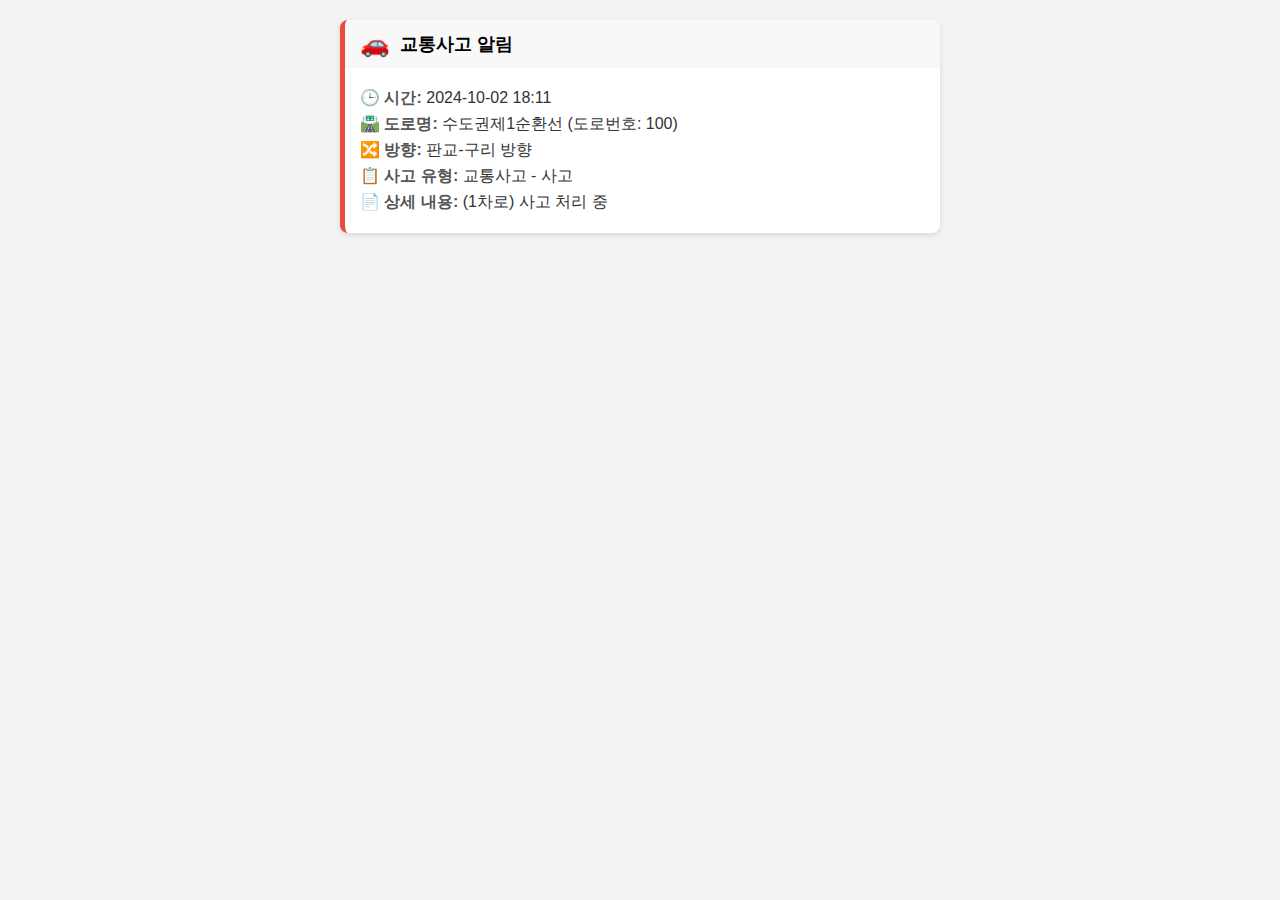
<file: index.html>
<!DOCTYPE html>
<html lang="ko">
<head>
  <meta charset="UTF-8">
  <title>교통사고 현황 피드</title>
  <link rel="stylesheet" href="css/style.css">
</head>
<body>
<div class="feed">
  <!-- 첫 번째 카드 시작 -->
  <div class="card ongoing">
    <div class="card-header">
      <span class="icon">🚗</span>
      <span class="title">교통사고 알림</span>
    </div>
    <div class="card-body">
      <p><strong>🕒 시간:</strong> 2024-10-02 18:11</p>
      <p><strong>🛣️ 도로명:</strong> 수도권제1순환선 (도로번호: 100)</p>
      <p><strong>🔀 방향:</strong> 판교-구리 방향</p>
      <p><strong>📋 사고 유형:</strong> 교통사고 - 사고</p>
      <p><strong>📄 상세 내용:</strong> (1차로) 사고 처리 중</p>
    </div>
  </div>
  <!-- 첫 번째 카드 끝 -->

  <!-- 추가 카드들은 동일한 구조로 추가 -->
</div>
</body>
</html>
</file>
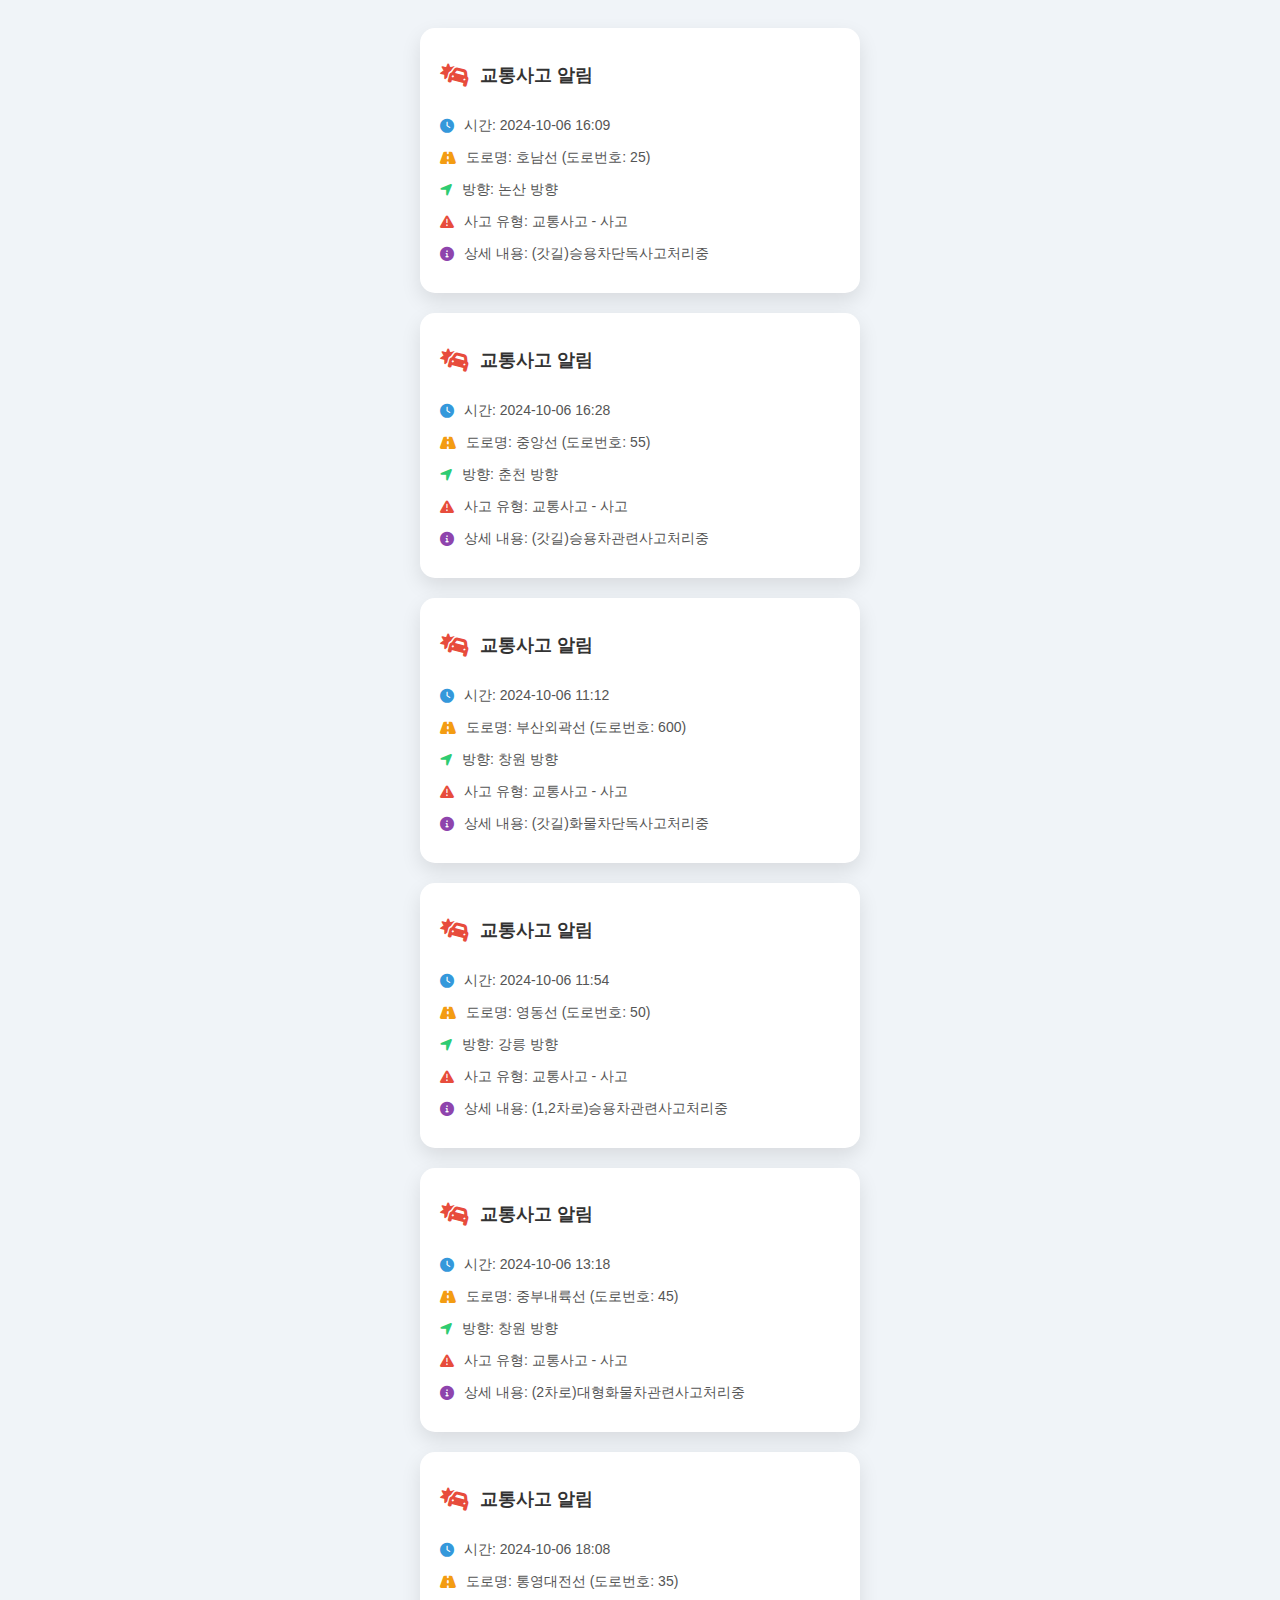
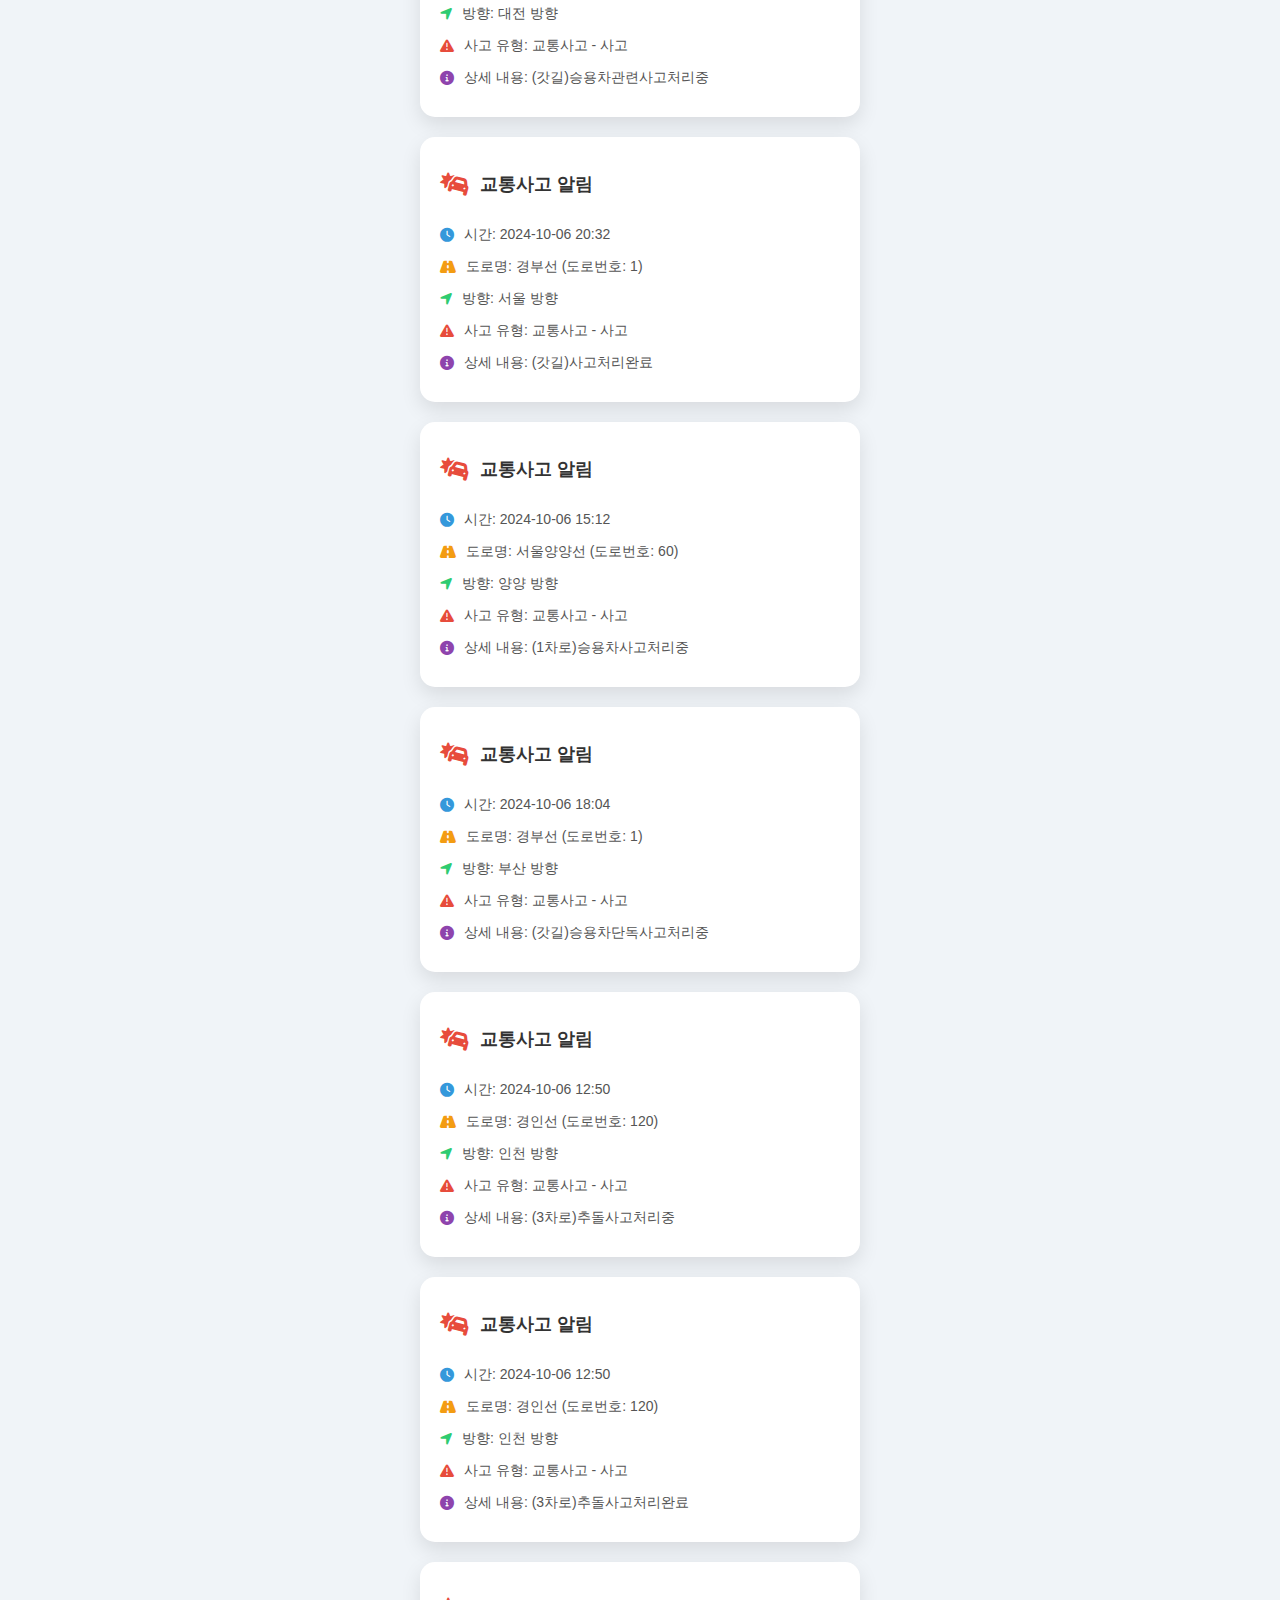
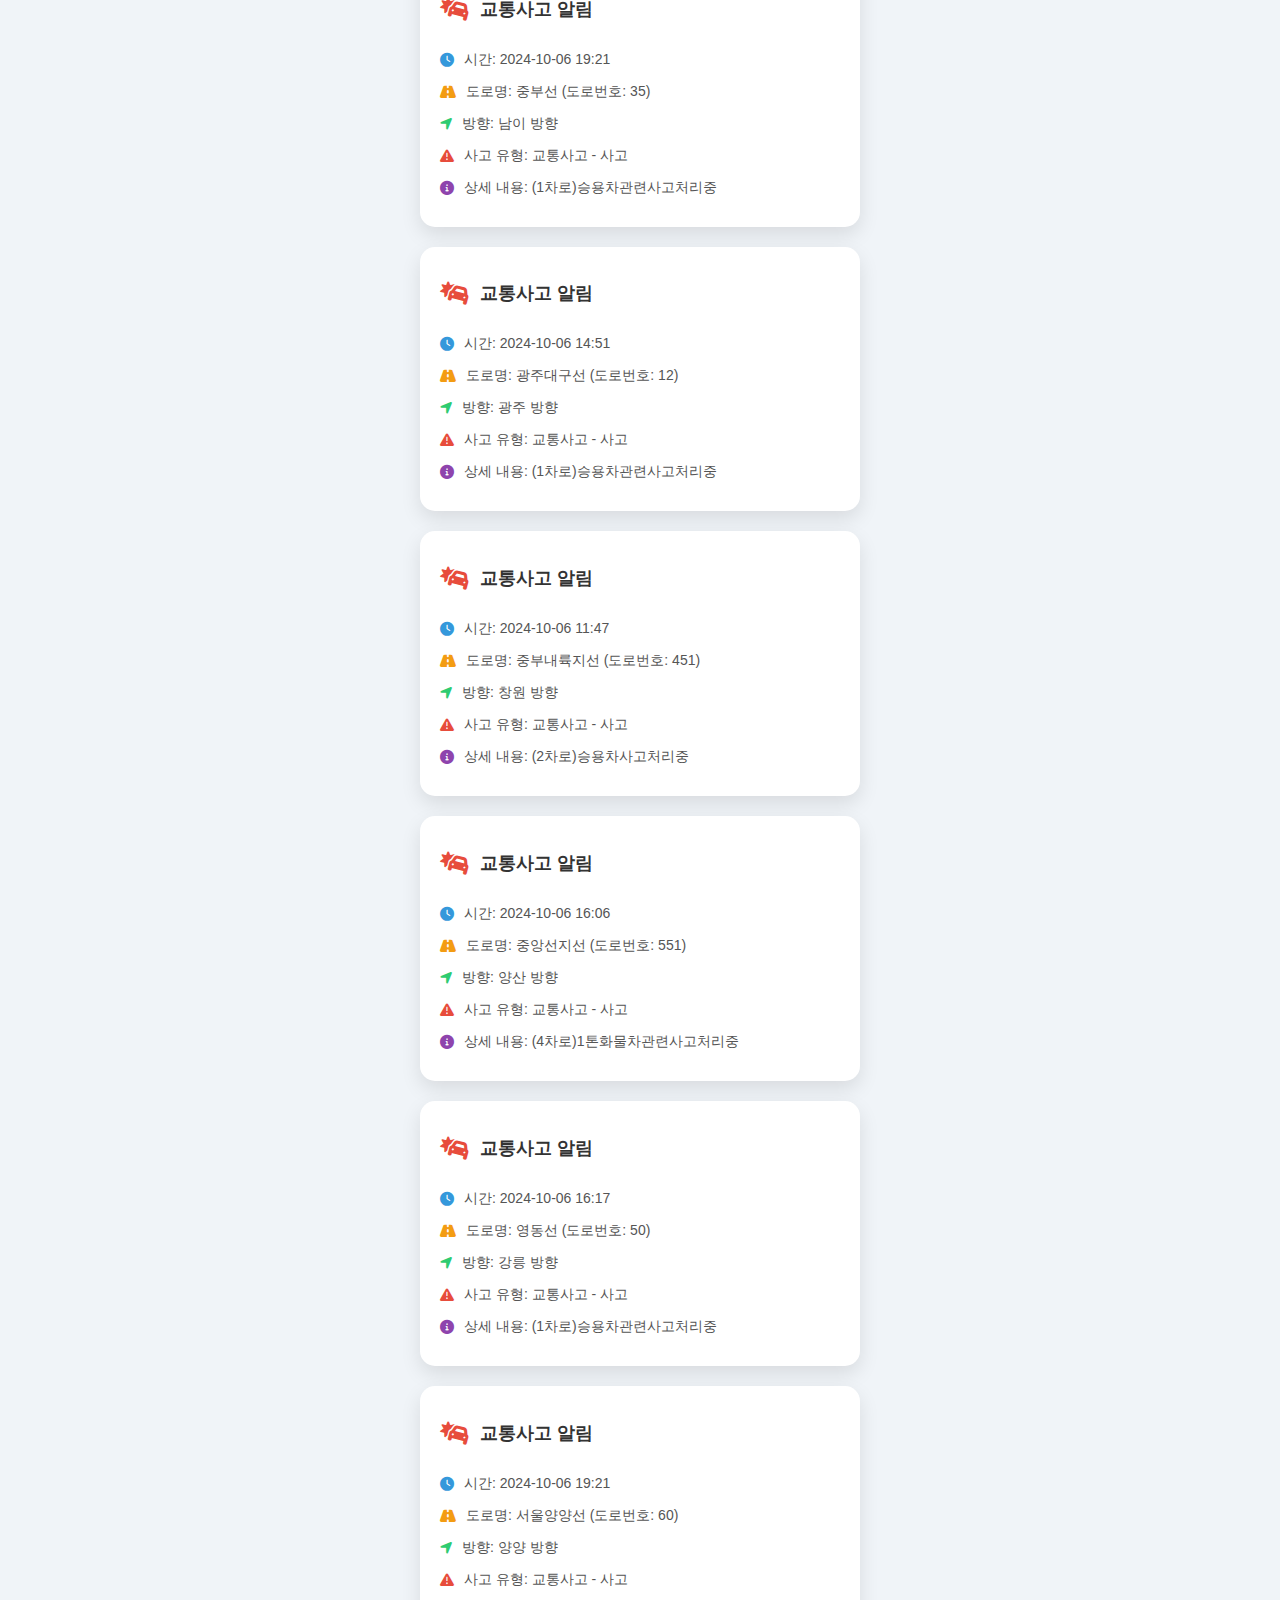
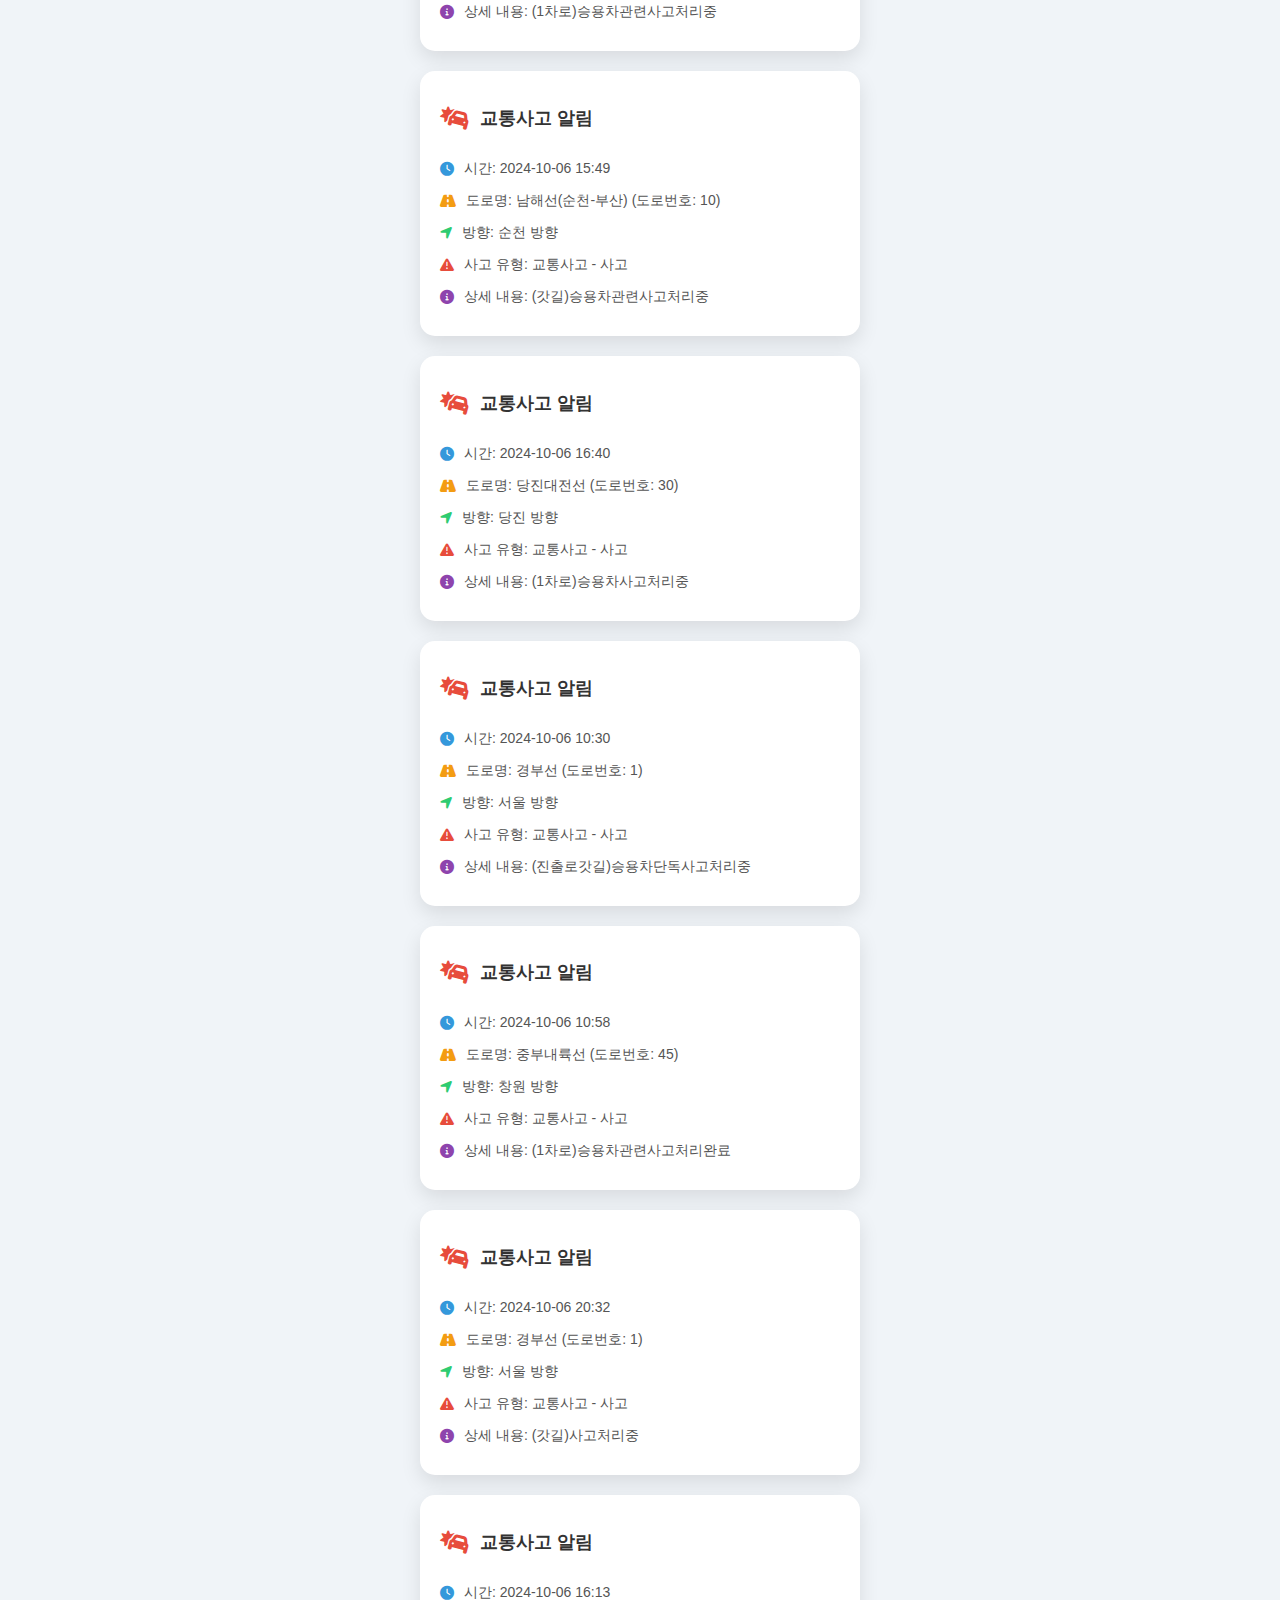
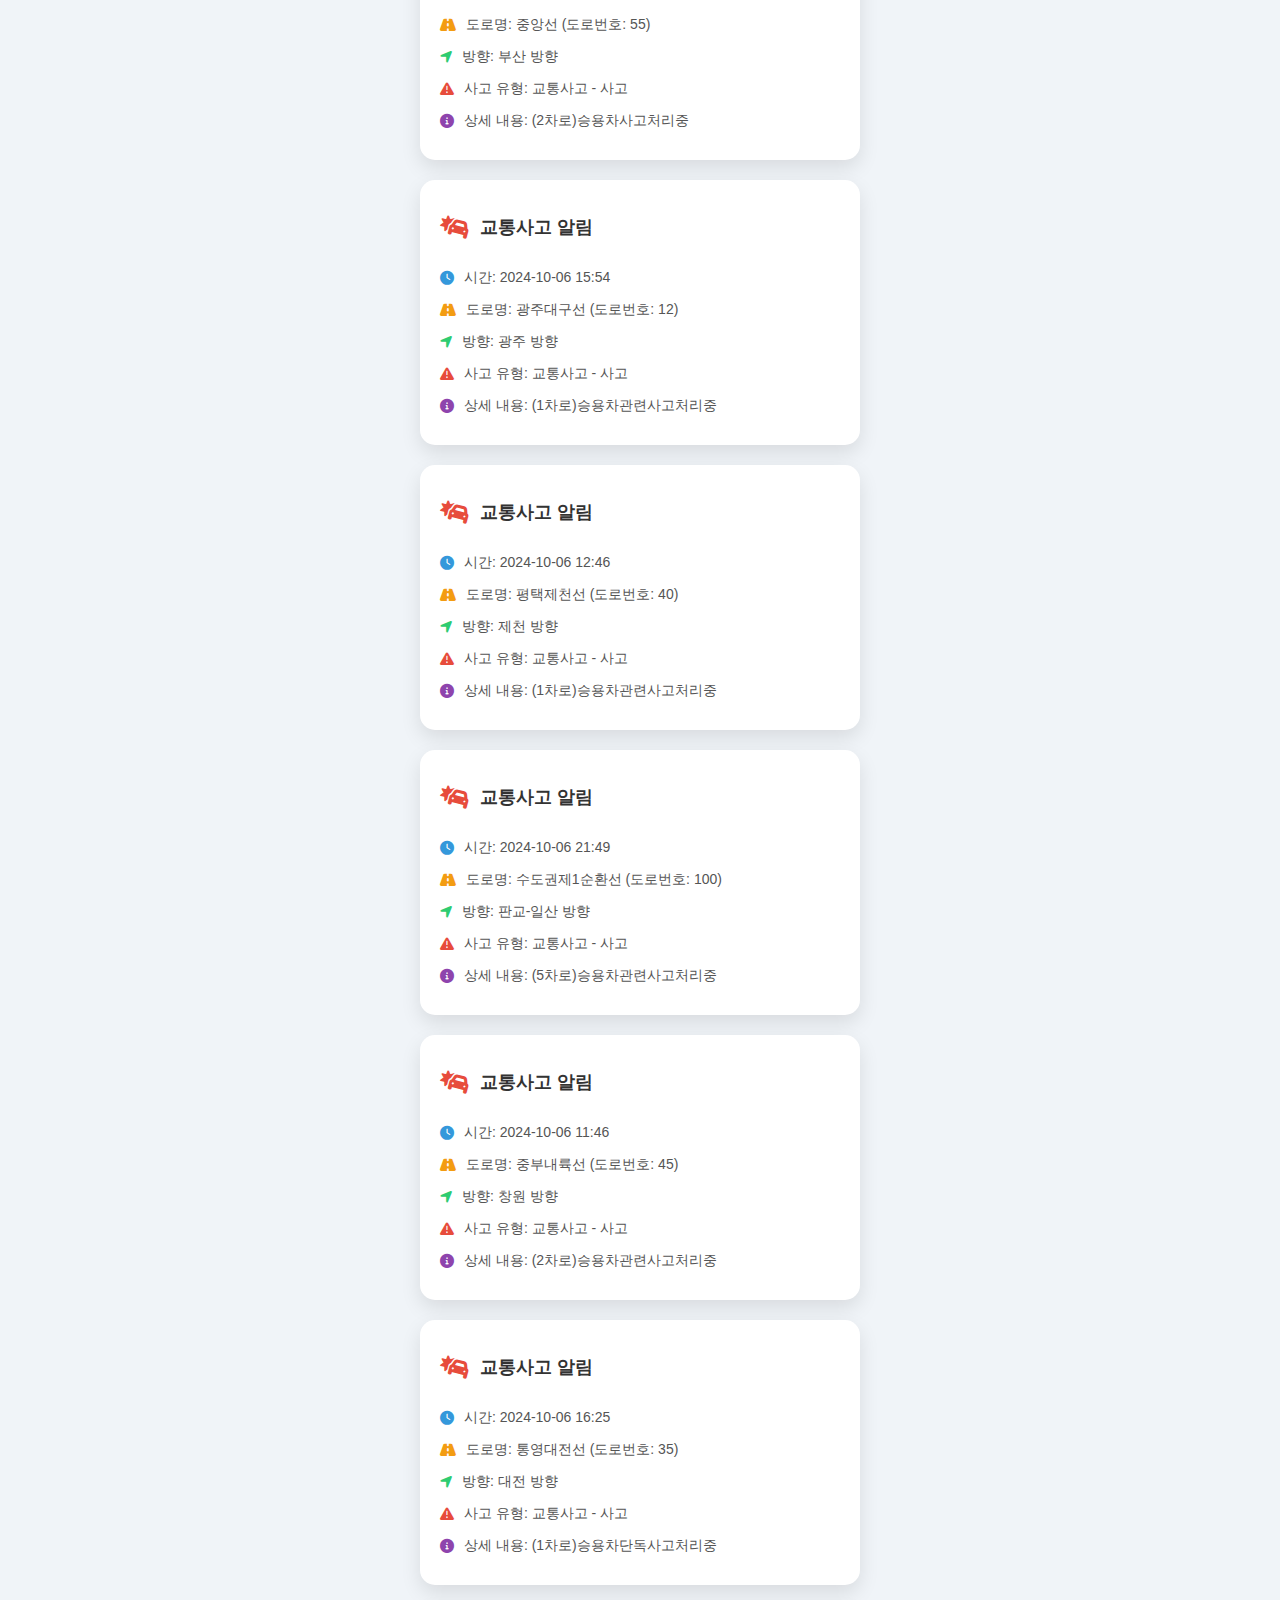
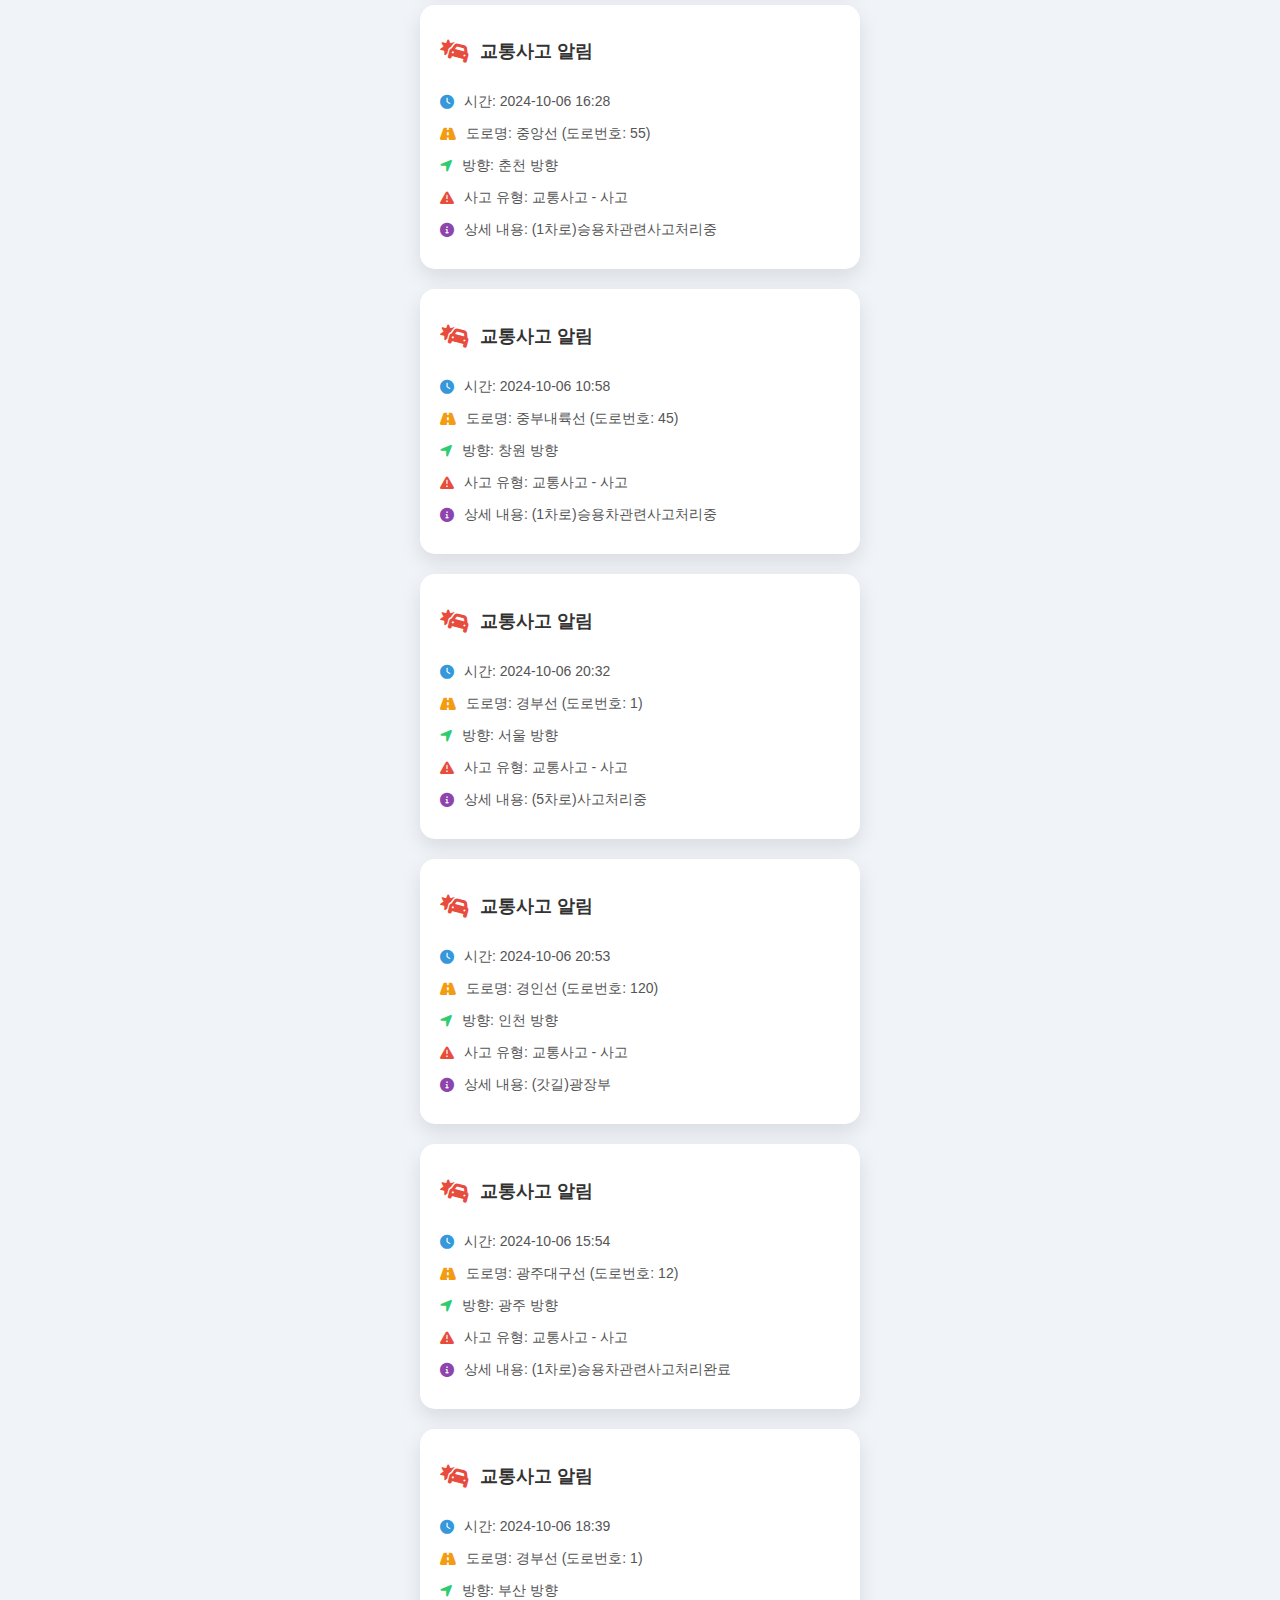
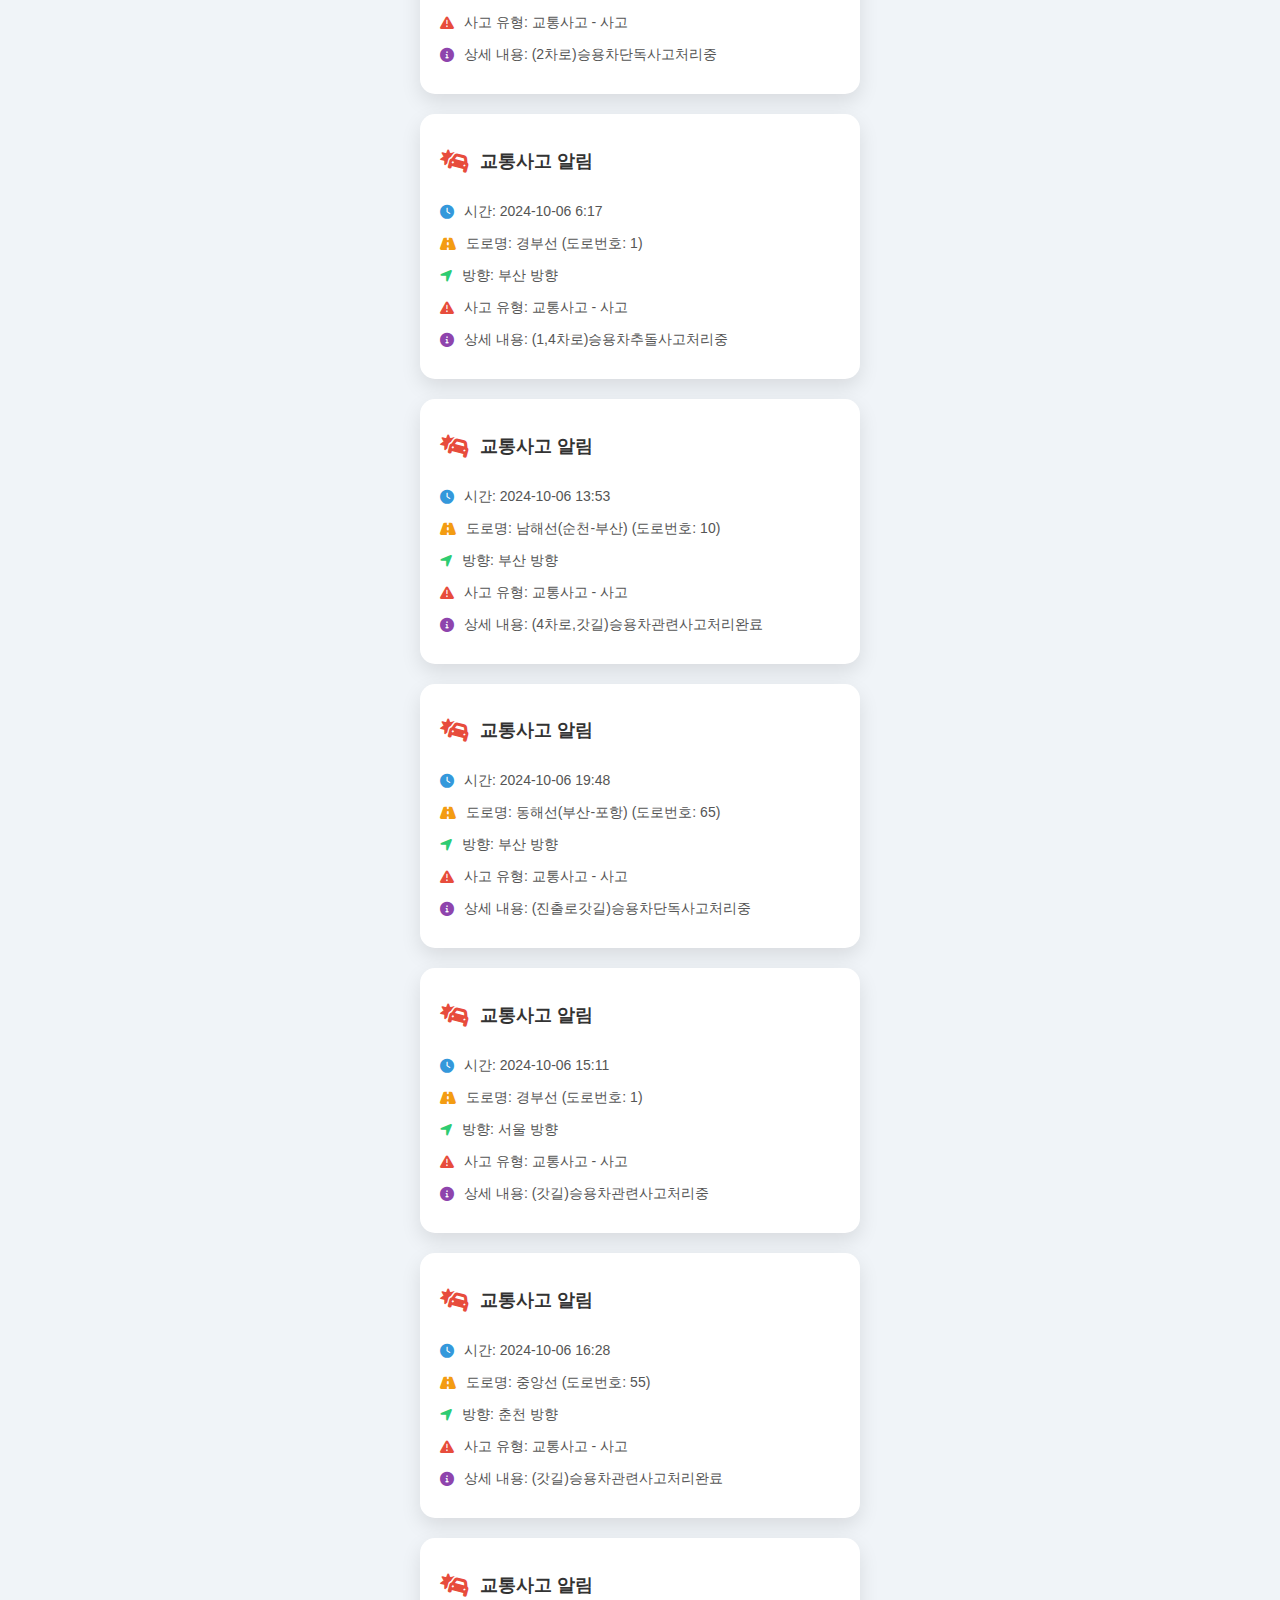
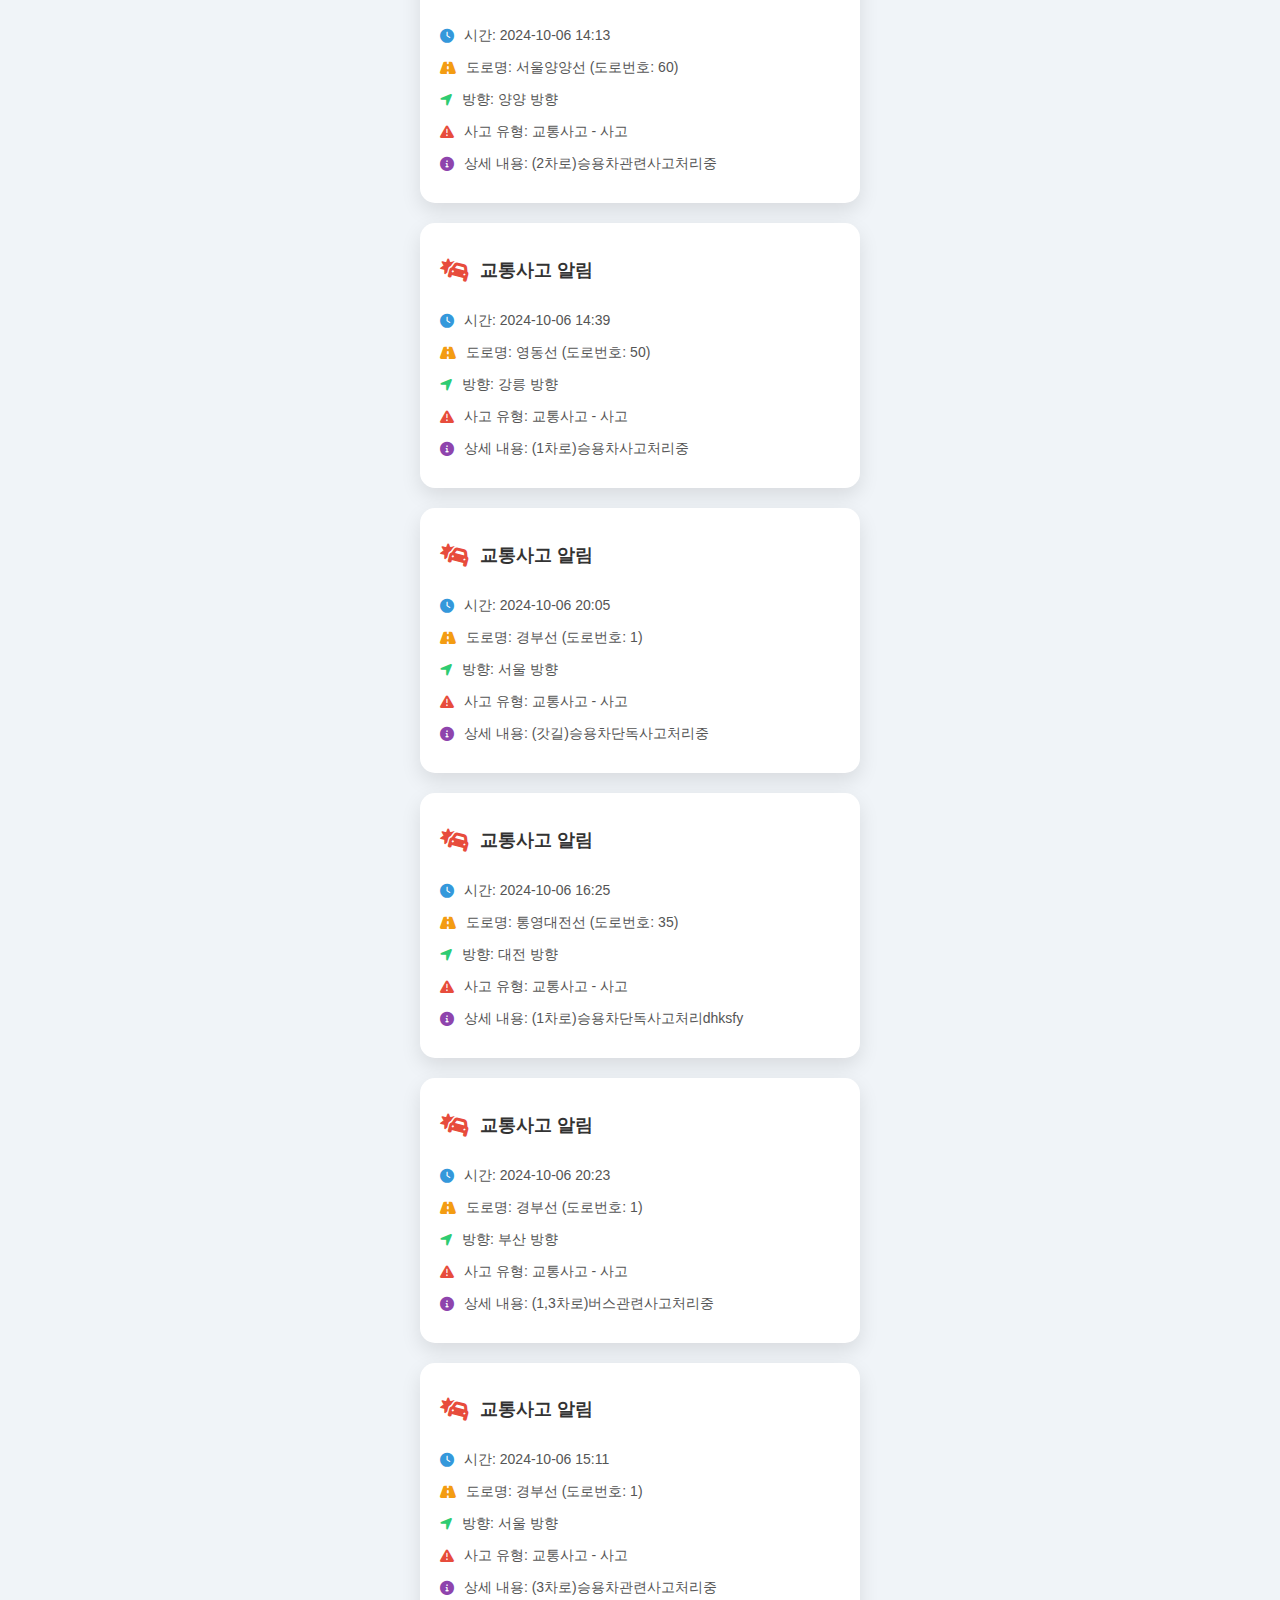
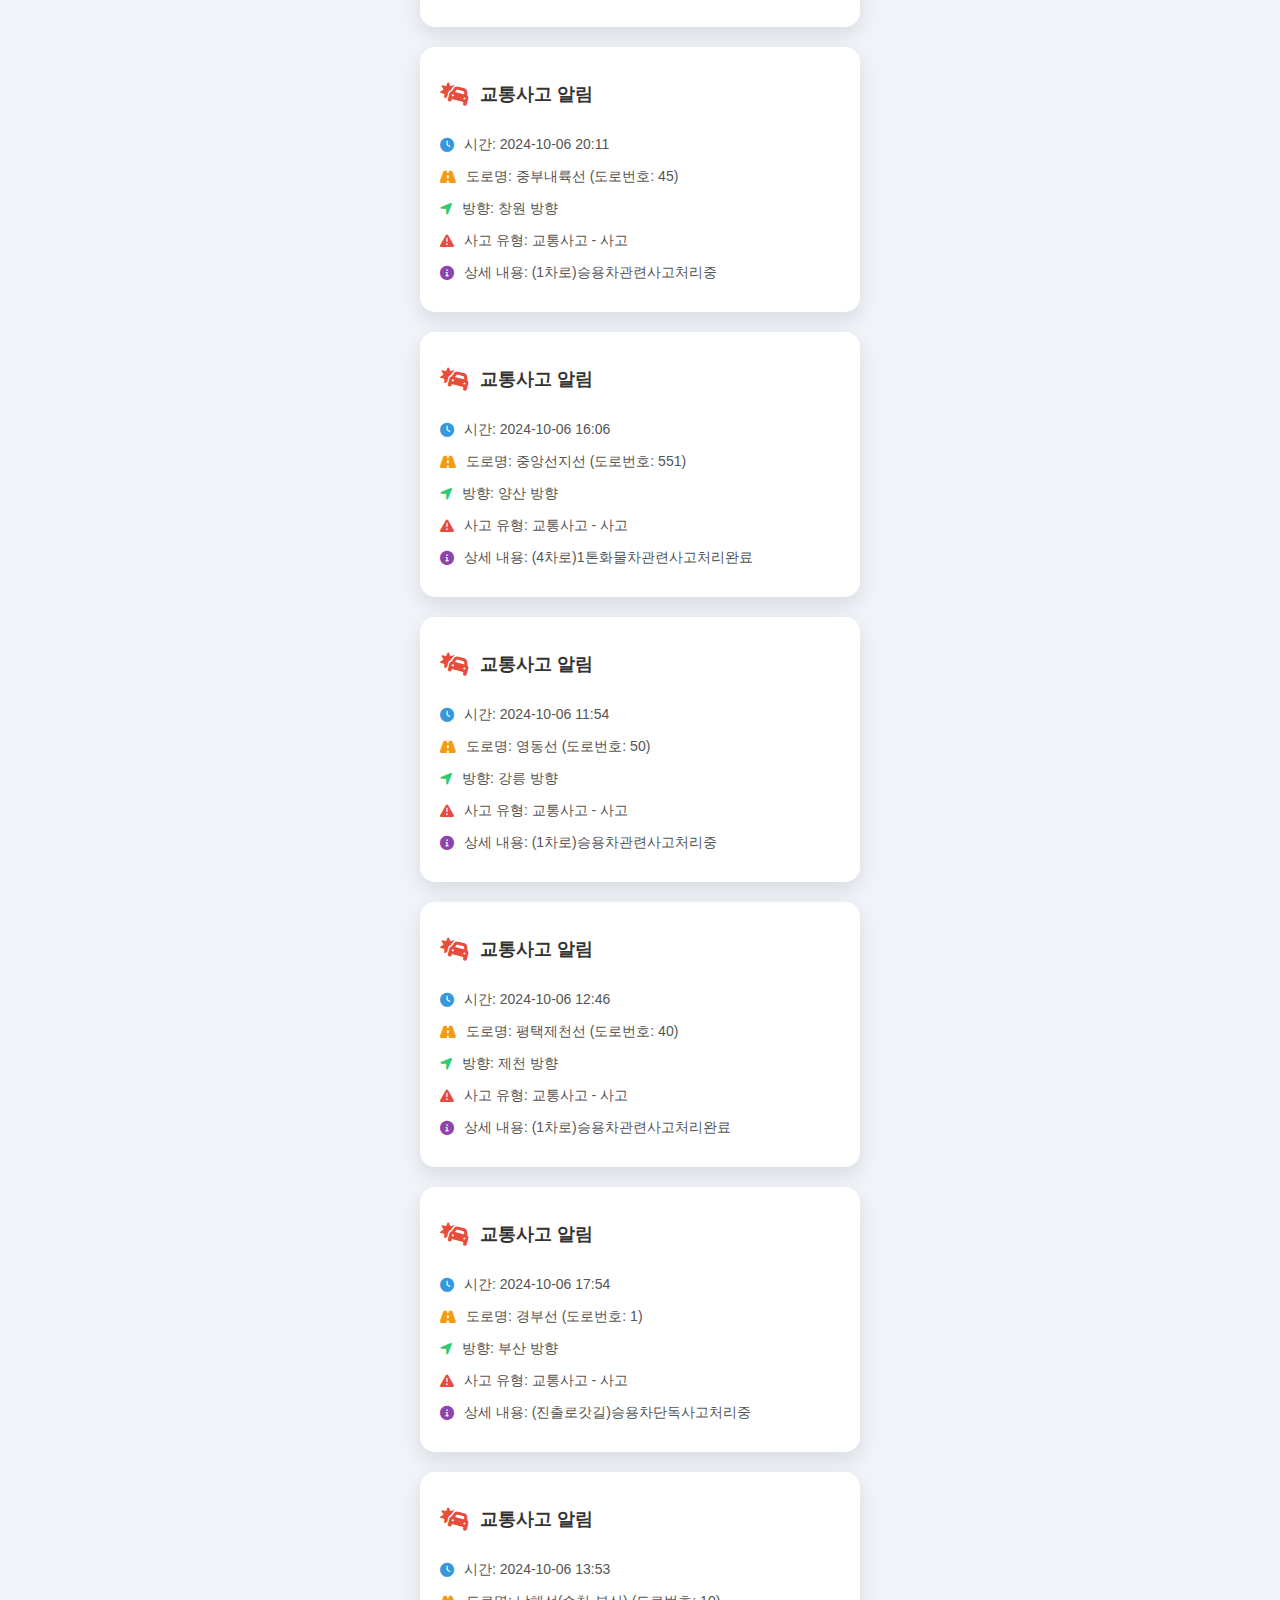
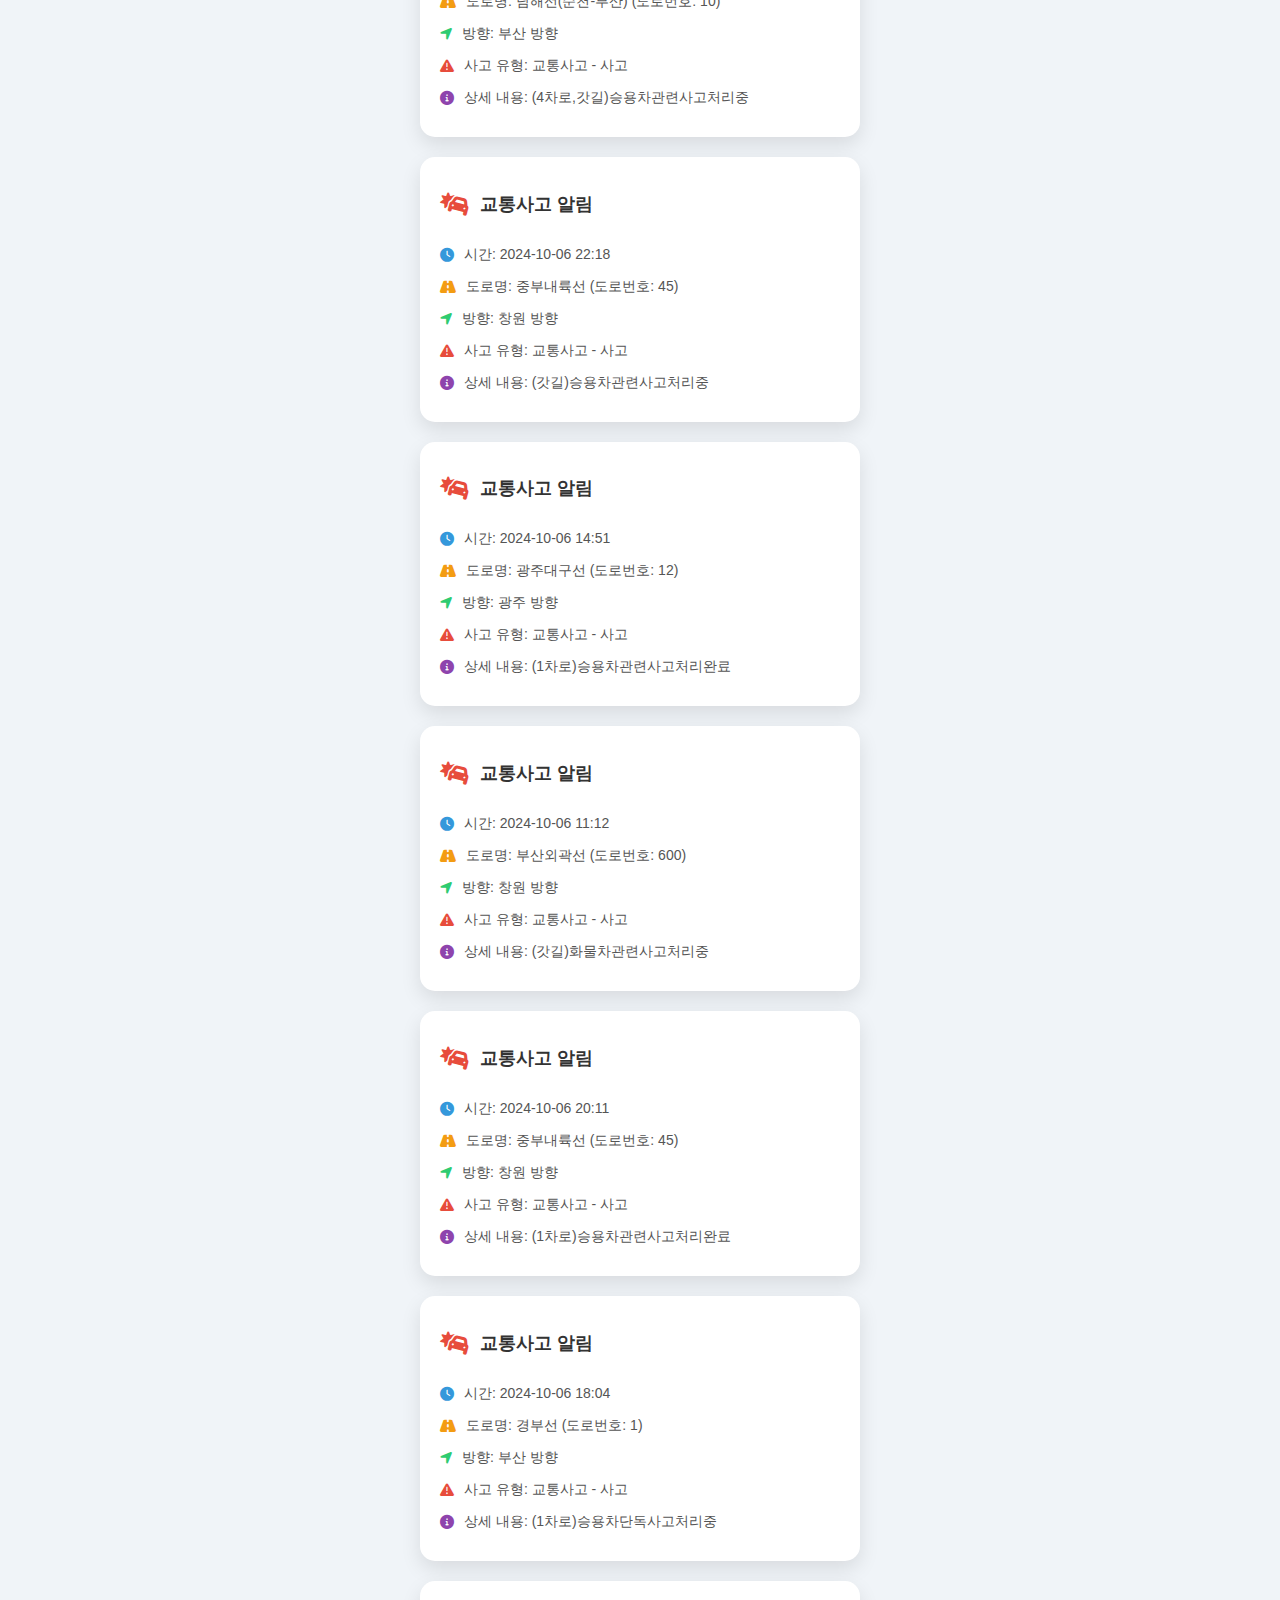
<file: index2.html>
<!DOCTYPE html>
<html lang="ko">
<head>
  <meta charset="UTF-8">
  <meta name="viewport" content="width=device-width, initial-scale=1.0">
  <title>교통사고 알림</title>
  <!-- Font Awesome 최신 CSS CDN -->
  <link rel="stylesheet" href="https://cdnjs.cloudflare.com/ajax/libs/font-awesome/6.0.0-beta3/css/all.min.css">
  <style>
    body {
      font-family: 'Noto Sans KR', sans-serif;
      background-color: #f0f4f8;
      display: flex;
      flex-direction: column;
      align-items: center;
      padding: 20px;
    }

    .notification-container {
      background-color: #ffffff;
      border-radius: 15px;
      box-shadow: 0 8px 20px rgba(0, 0, 0, 0.1);
      width: 400px;
      padding: 20px;
      margin-bottom: 20px;
      animation: fadeIn 0.5s ease-in-out;
      transition: transform 0.3s ease, box-shadow 0.3s ease;
    }

    .notification-container:hover {
      transform: translateY(-10px);
      box-shadow: 0 12px 30px rgba(0, 0, 0, 0.2);
    }

    .notification-header {
      display: flex;
      align-items: center;
      margin-bottom: 15px;
    }

    .notification-icon {
      font-size: 24px;
      color: #e74c3c;
      margin-right: 10px;
    }

    .notification-title {
      font-size: 18px;
      font-weight: bold;
      color: #333;
    }

    .notification-content p {
      font-size: 14px;
      color: #555;
      margin-bottom: 10px;
      display: flex;
      align-items: center;
    }

    .notification-content i {
      margin-right: 10px; /* 아이콘과 텍스트 사이의 간격 */
    }

    .clock-icon { color: #3498db; }
    .road-icon { color: #f39c12; }
    .direction-icon { color: #2ecc71; }
    .warning-icon { color: #e74c3c; }
    .info-icon { color: #8e44ad; }

    @keyframes fadeIn {
      from { opacity: 0; transform: translateY(-10px); }
      to { opacity: 1; transform: translateY(0); }
    }
  </style>
</head>
<body>

<div id="notification-container"></div>

<script>
  fetch('./data/traffic_data.json')
    .then(response => response.json())
    .then(data => {
      const container = document.getElementById('notification-container');

      data.forEach(item => {
        const div = document.createElement('div');
        div.classList.add('notification-container');

        const 돌발내용 = item['돌발내용'].replace(/-/g, '<br>');

        div.innerHTML = `
          <div class="notification-header">
            <i class="fas fa-car-crash notification-icon"></i>
            <h2 class="notification-title">교통사고 알림</h2>
          </div>
          <div class="notification-content">
            <p class="hover-effect"><i class="fas fa-clock clock-icon"></i> 시간: ${item['돌발일시']}</p>
            <p class="hover-effect"><i class="fas fa-road road-icon"></i> 도로명: ${item['도로명']} (도로번호: ${item['도로번호']})</p>
            <p class="hover-effect"><i class="fas fa-location-arrow direction-icon"></i> 방향: ${item['방향']}</p>
            <p class="hover-effect"><i class="fas fa-exclamation-triangle warning-icon"></i> 사고 유형: ${item['돌발구분']} - ${item['돌발상세구분']}</p>
            <p class="hover-effect"><i class="fas fa-info-circle info-icon"></i> 상세 내용: ${돌발내용}</p>
          </div>
        `;

        container.appendChild(div);
      });
    });
</script>

</body>
</html>
</file>
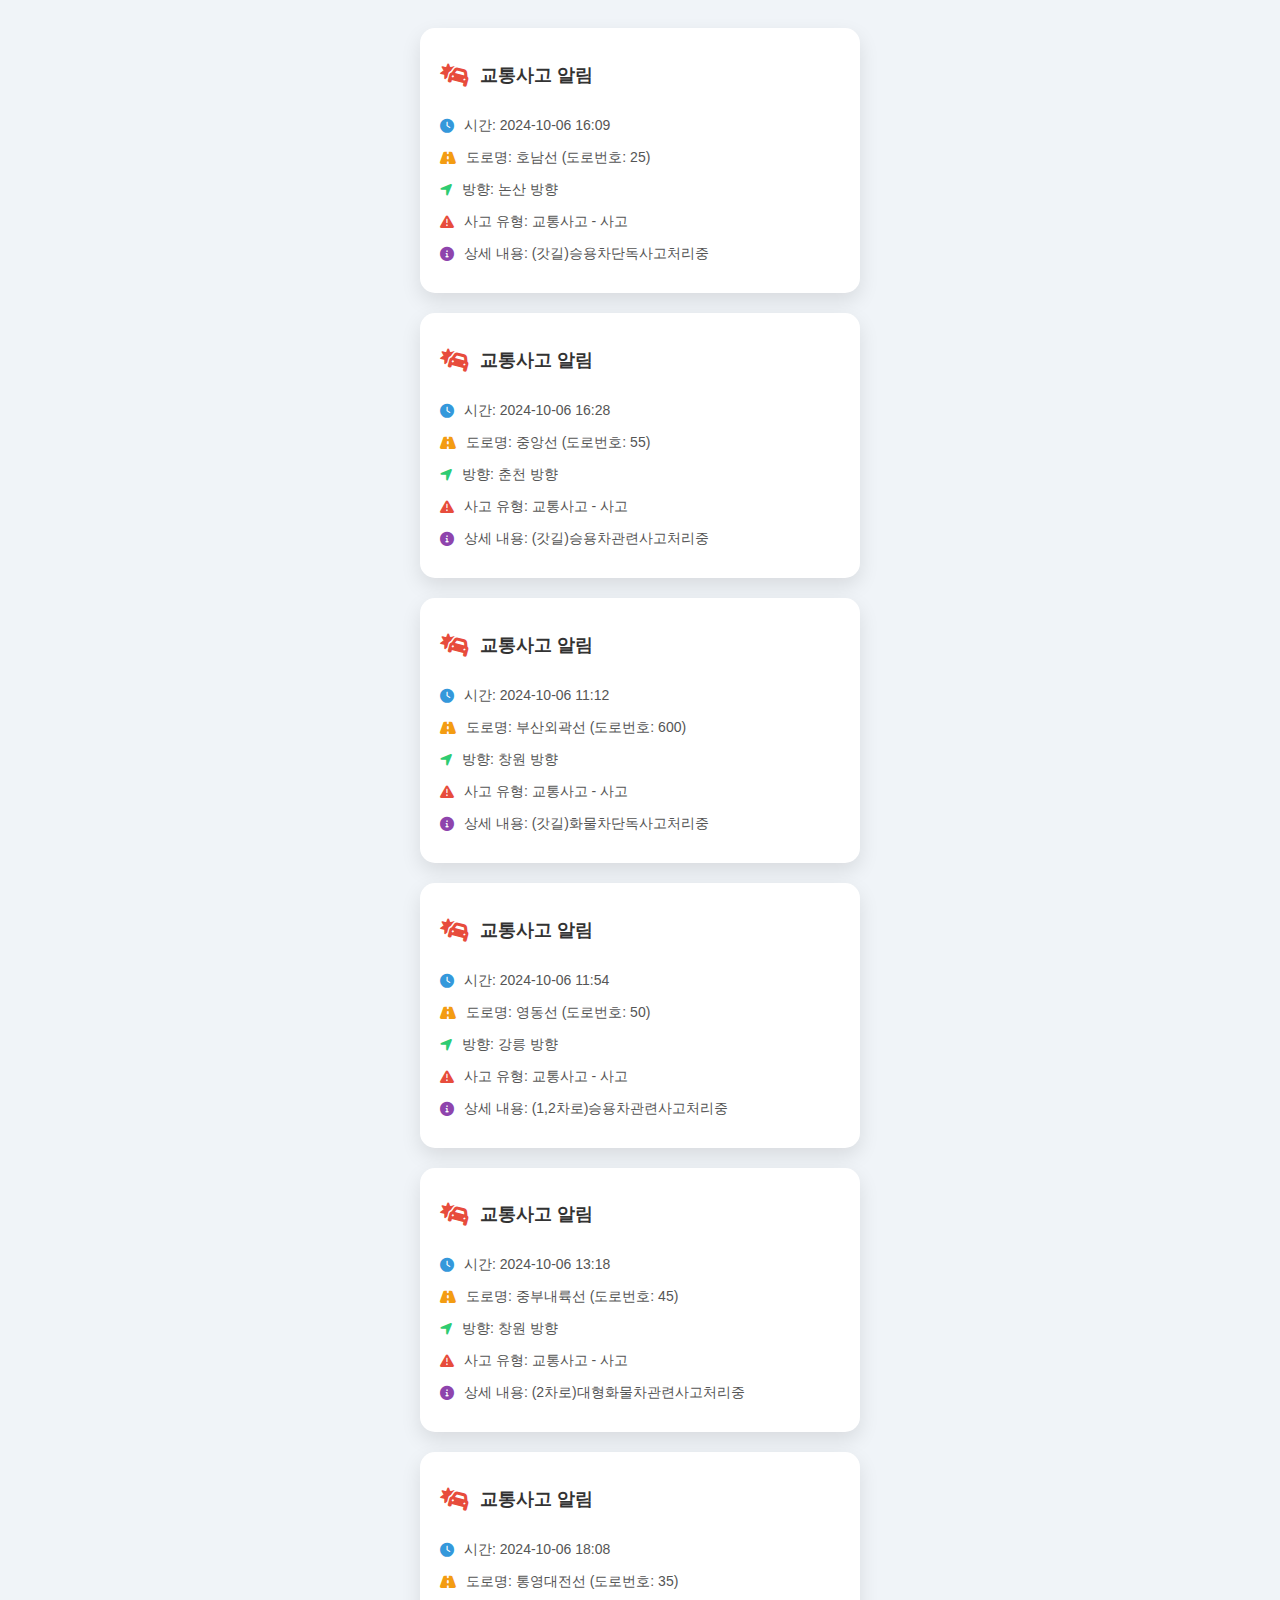
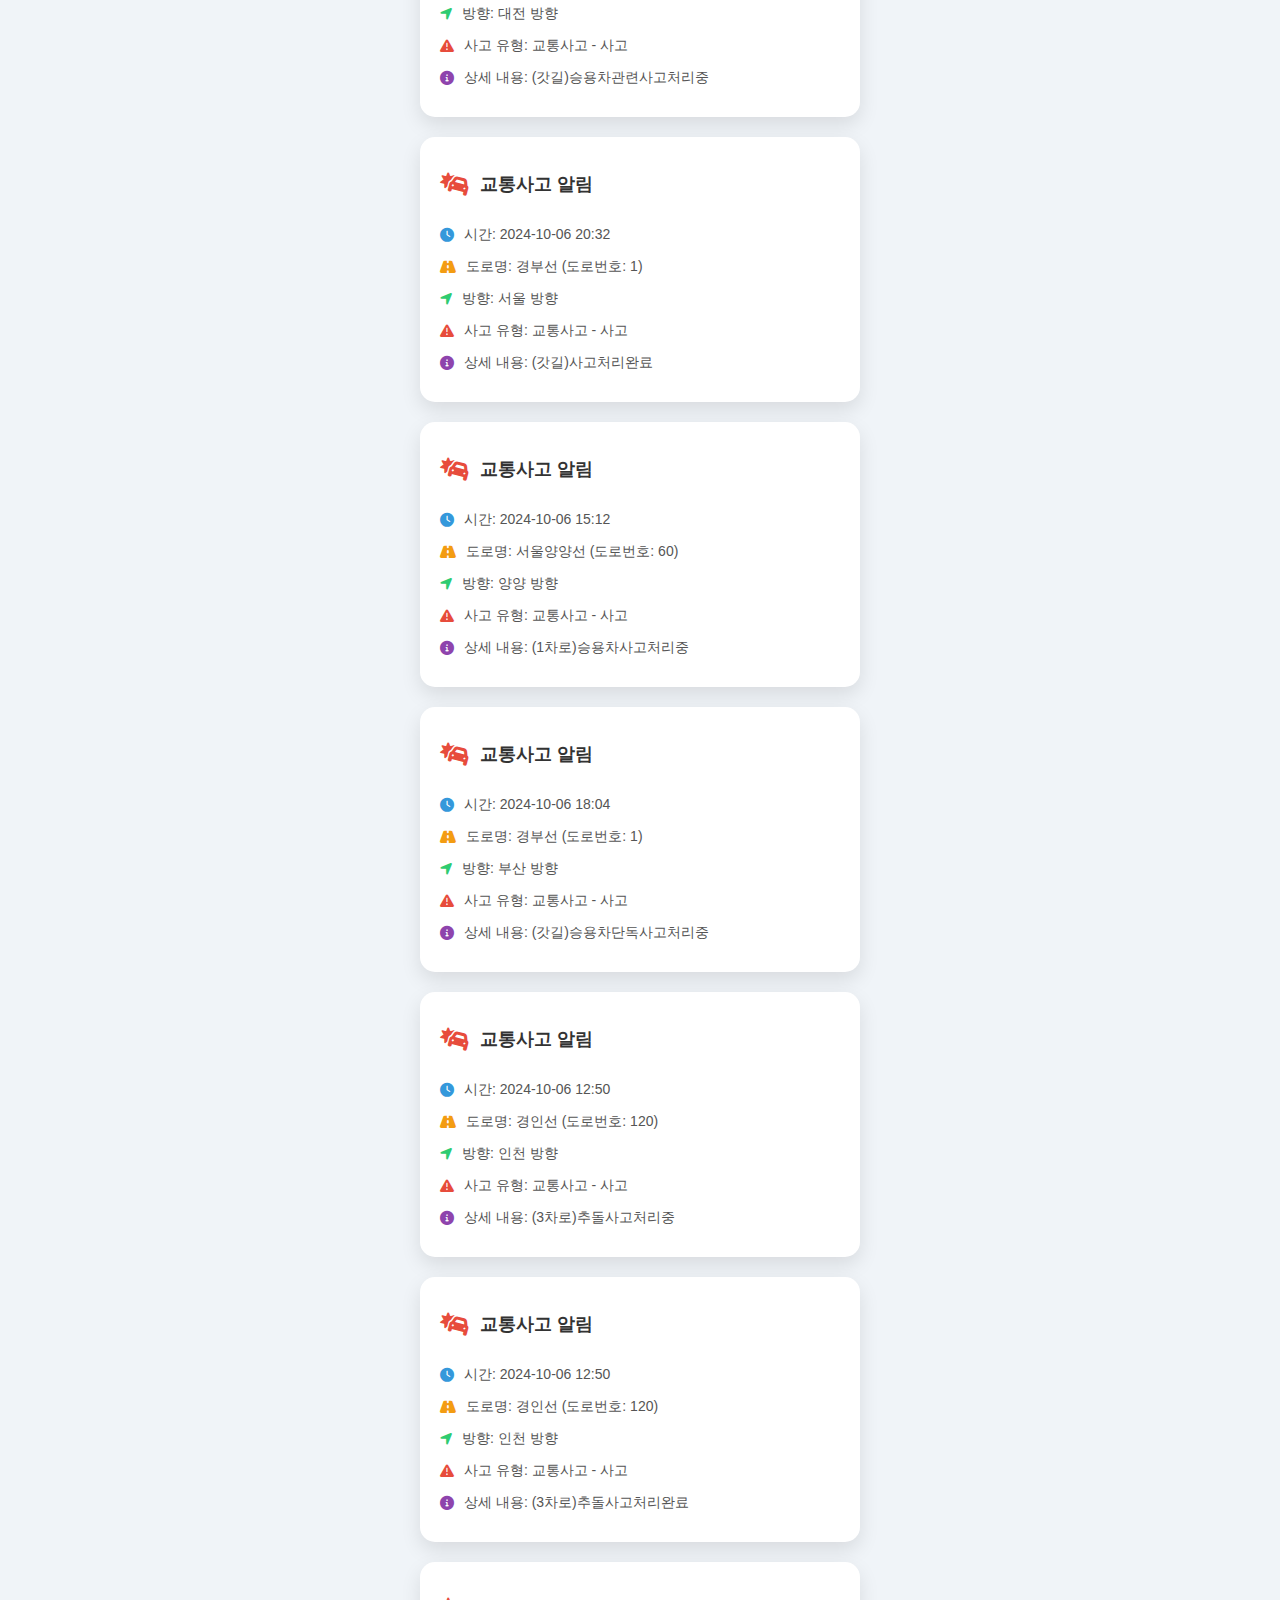
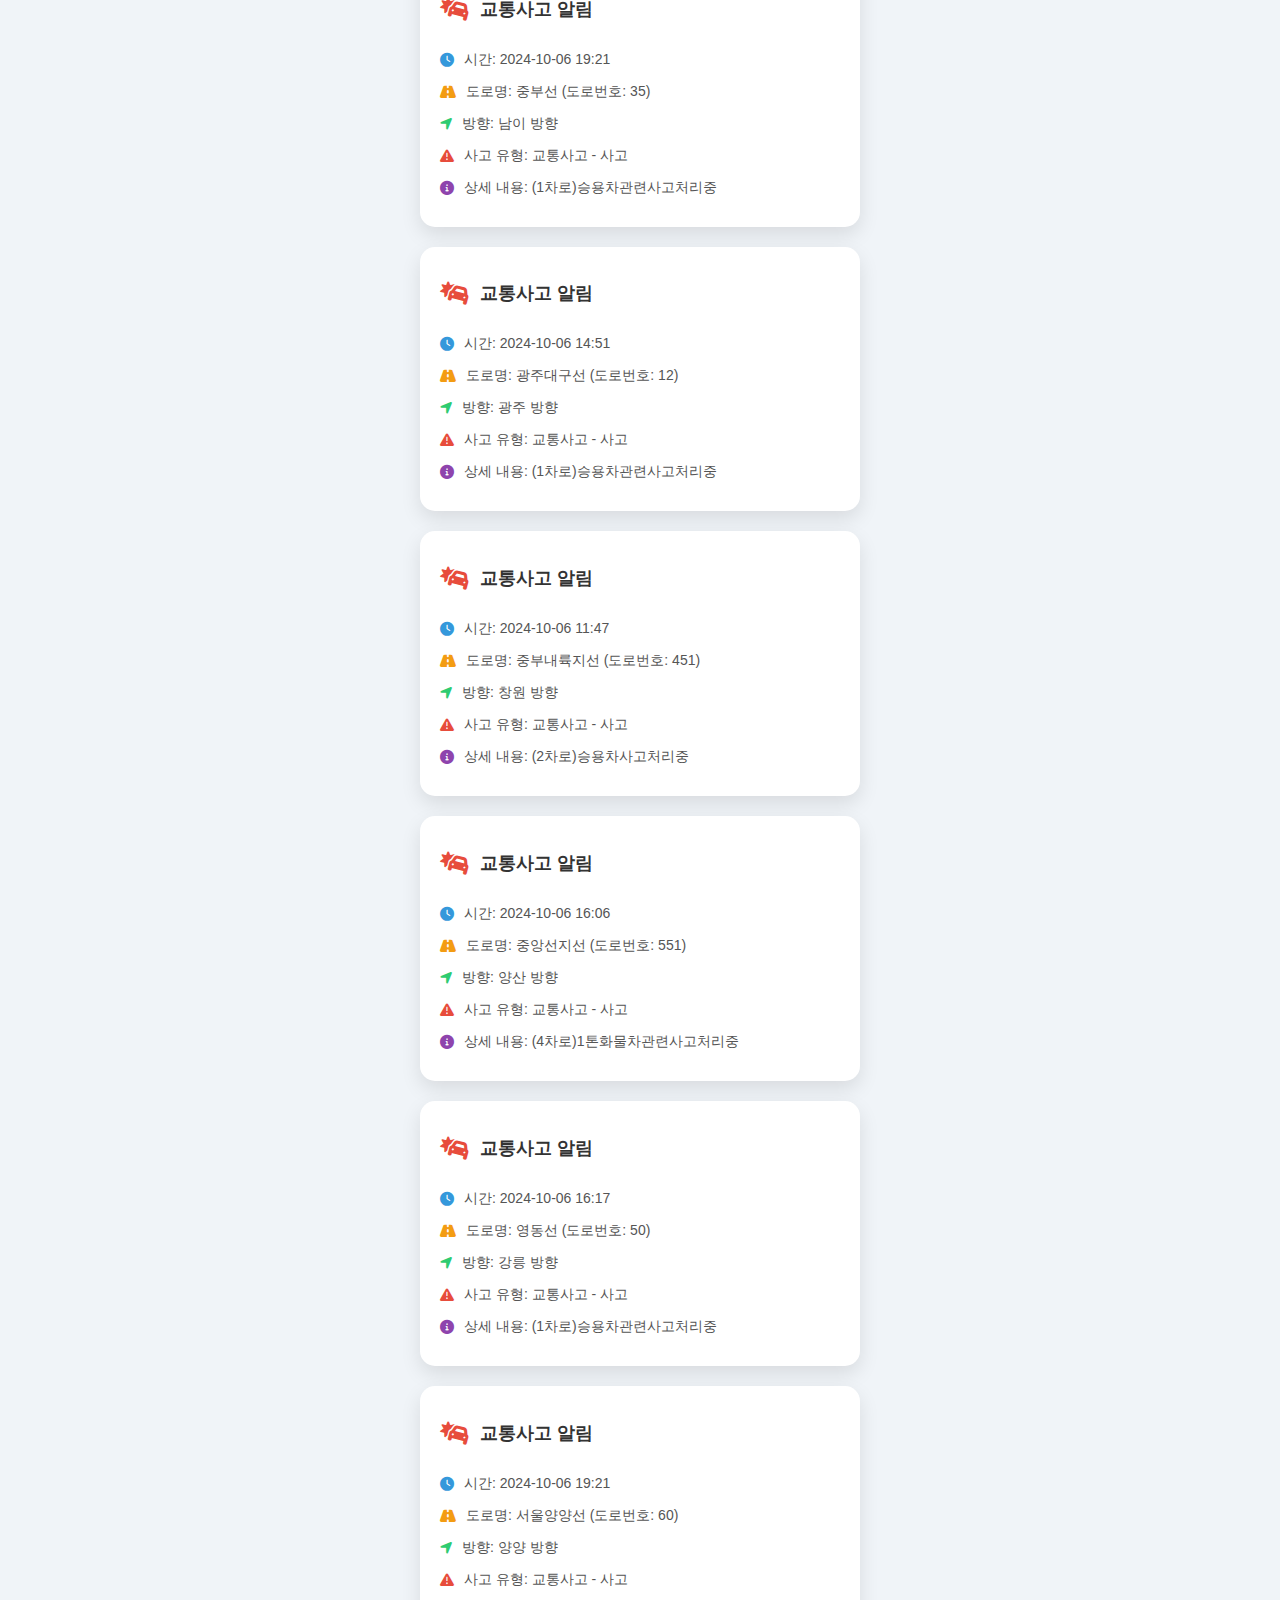
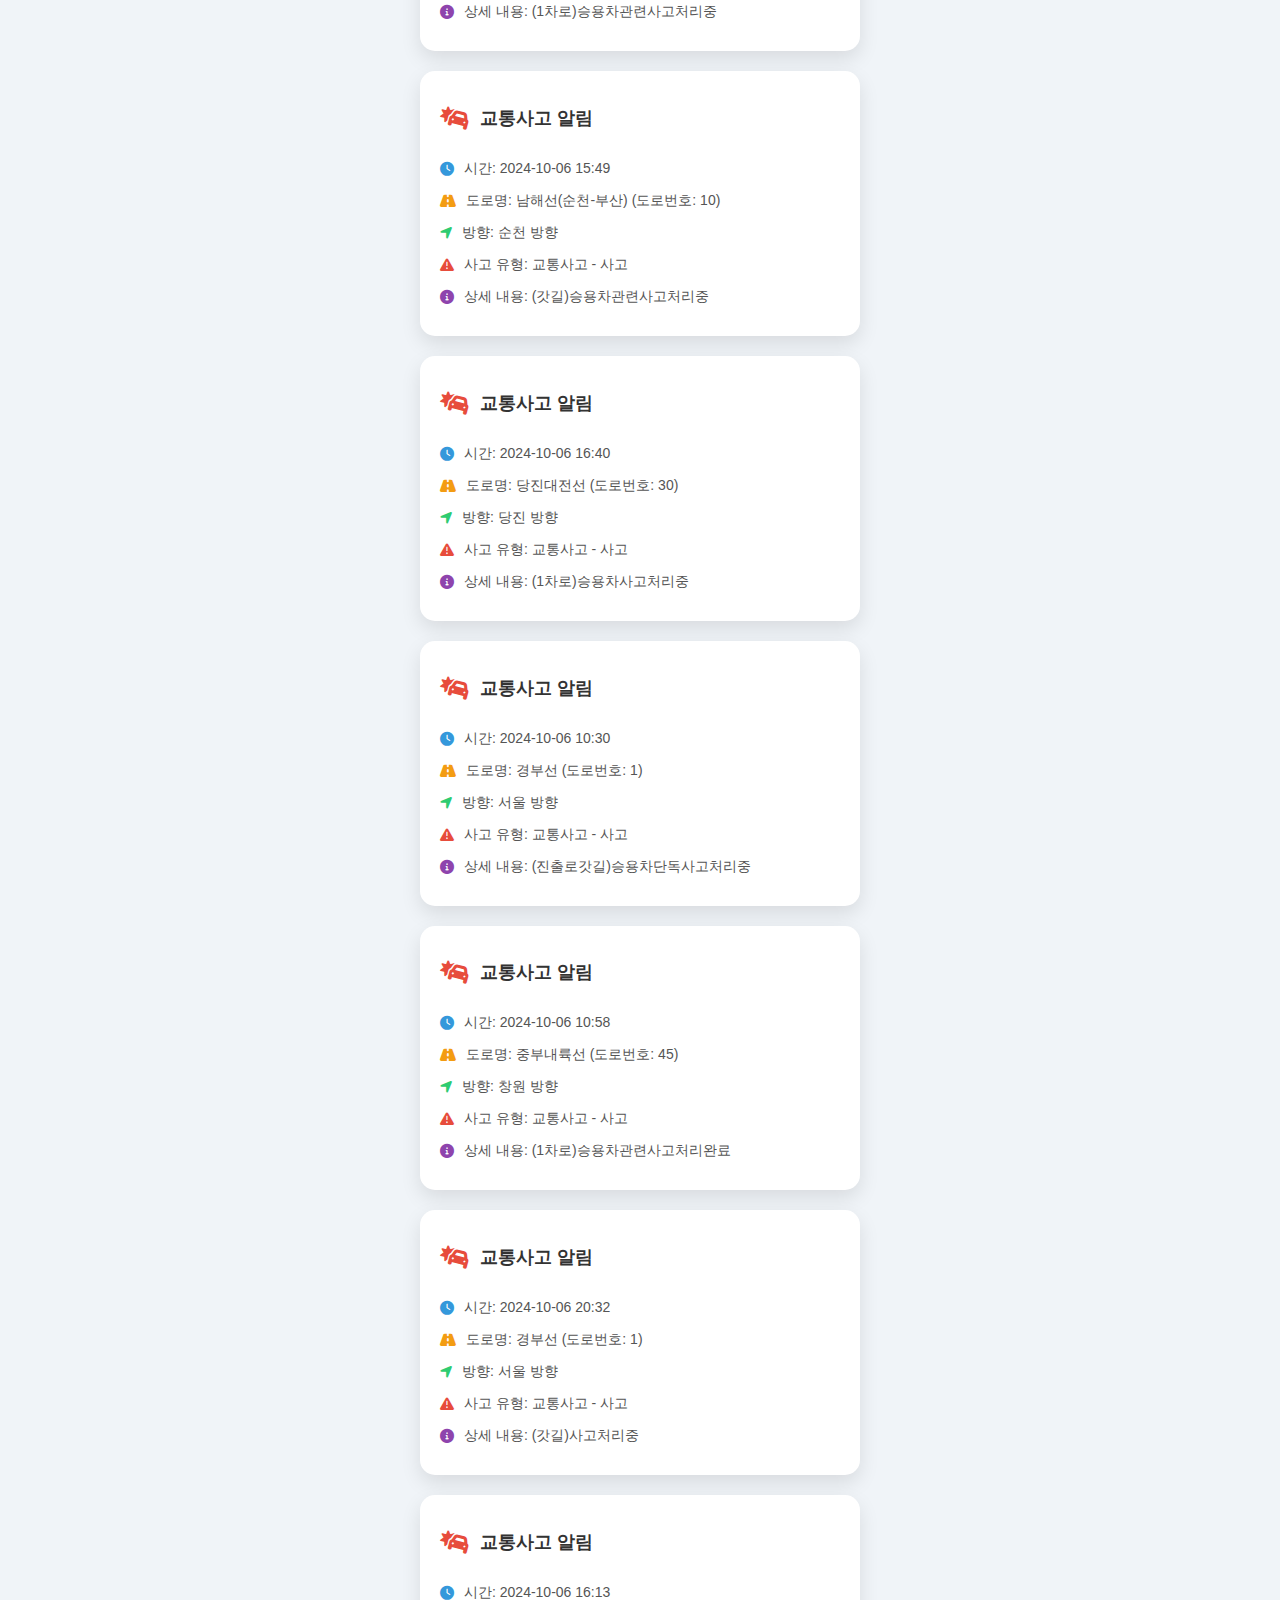
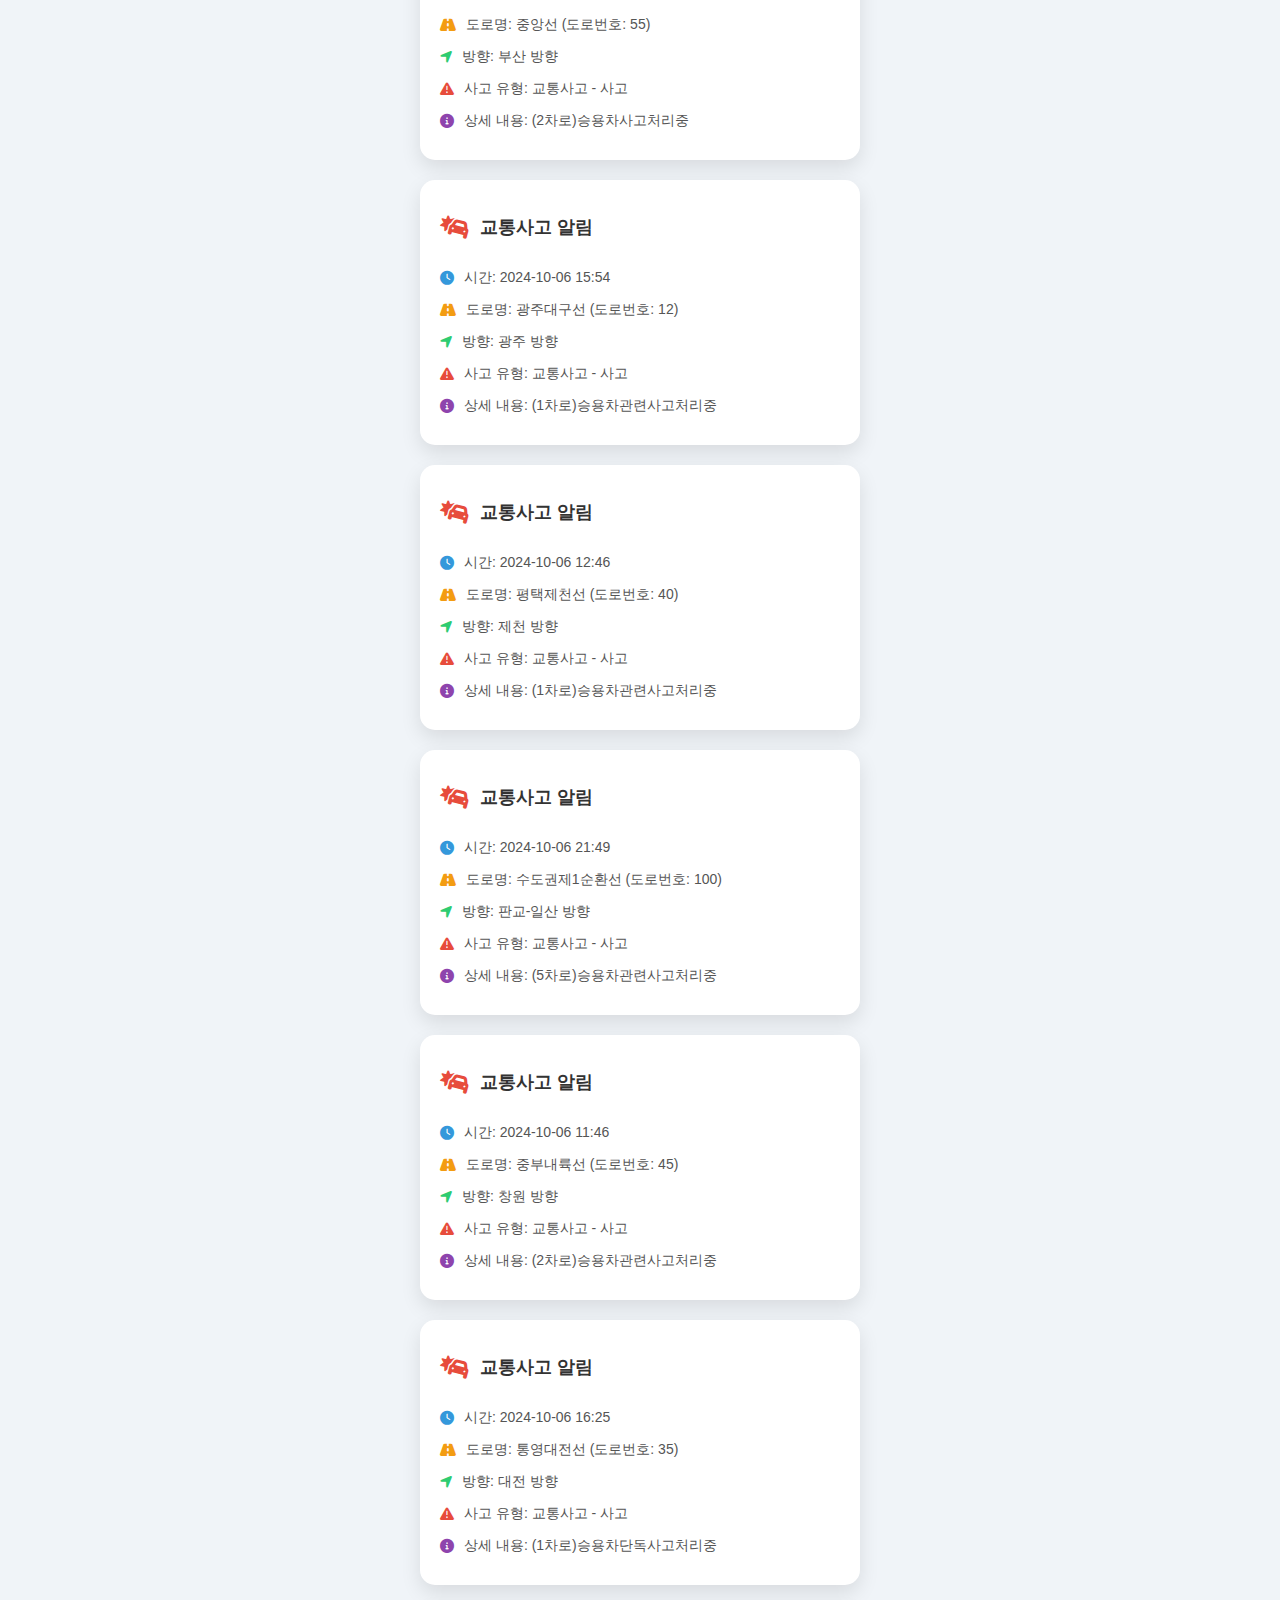
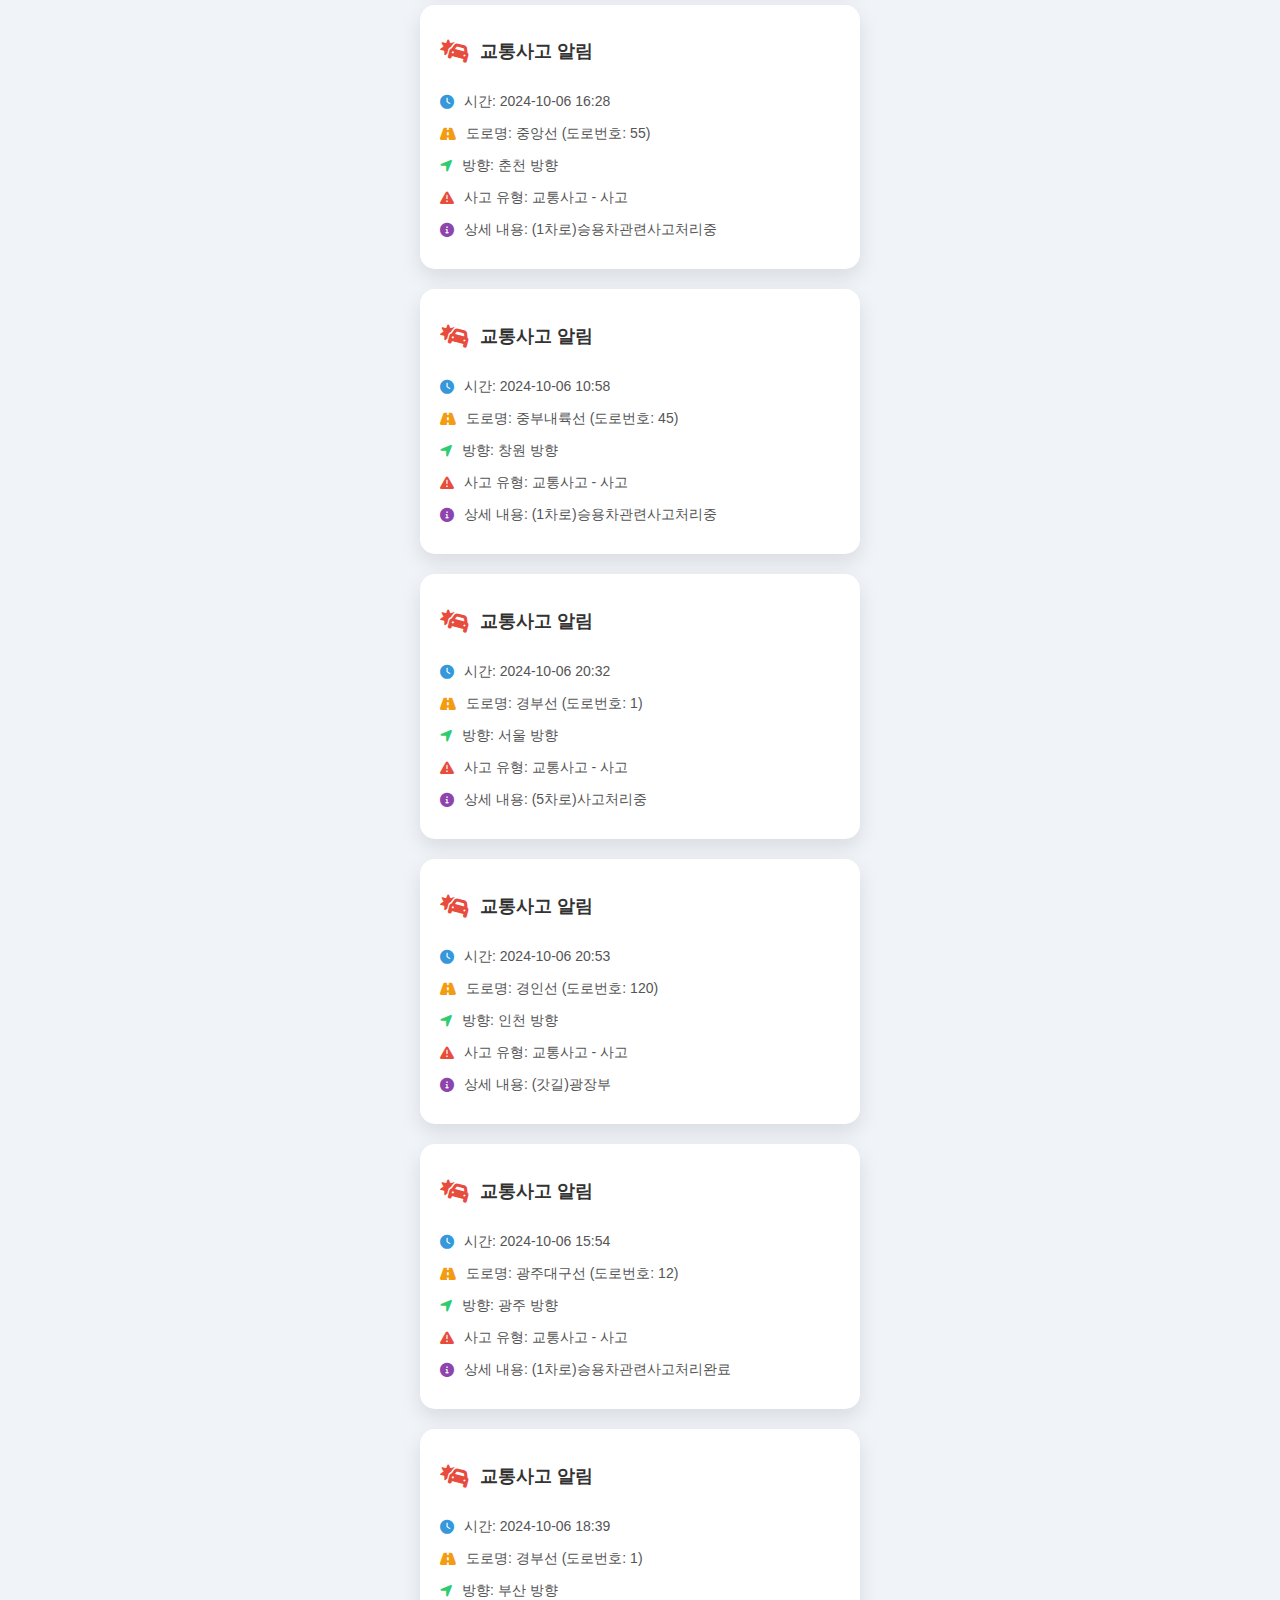
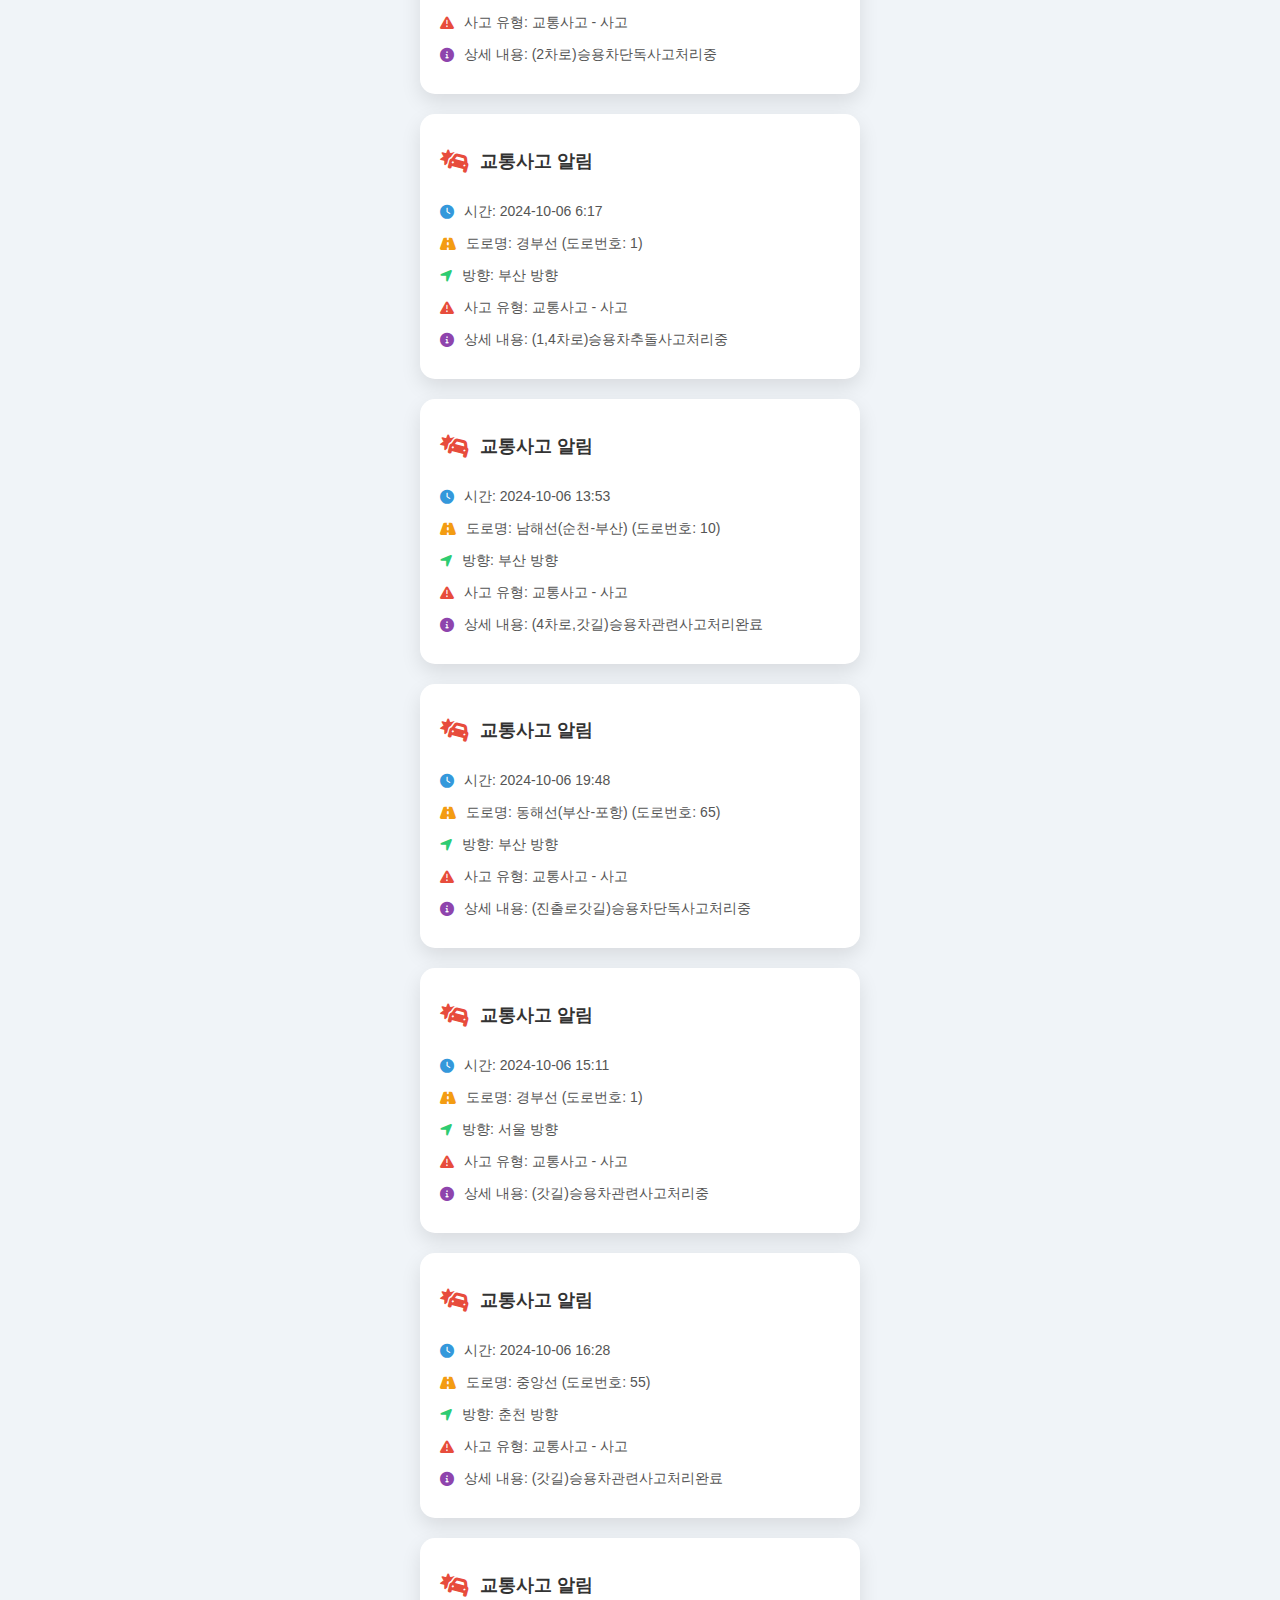
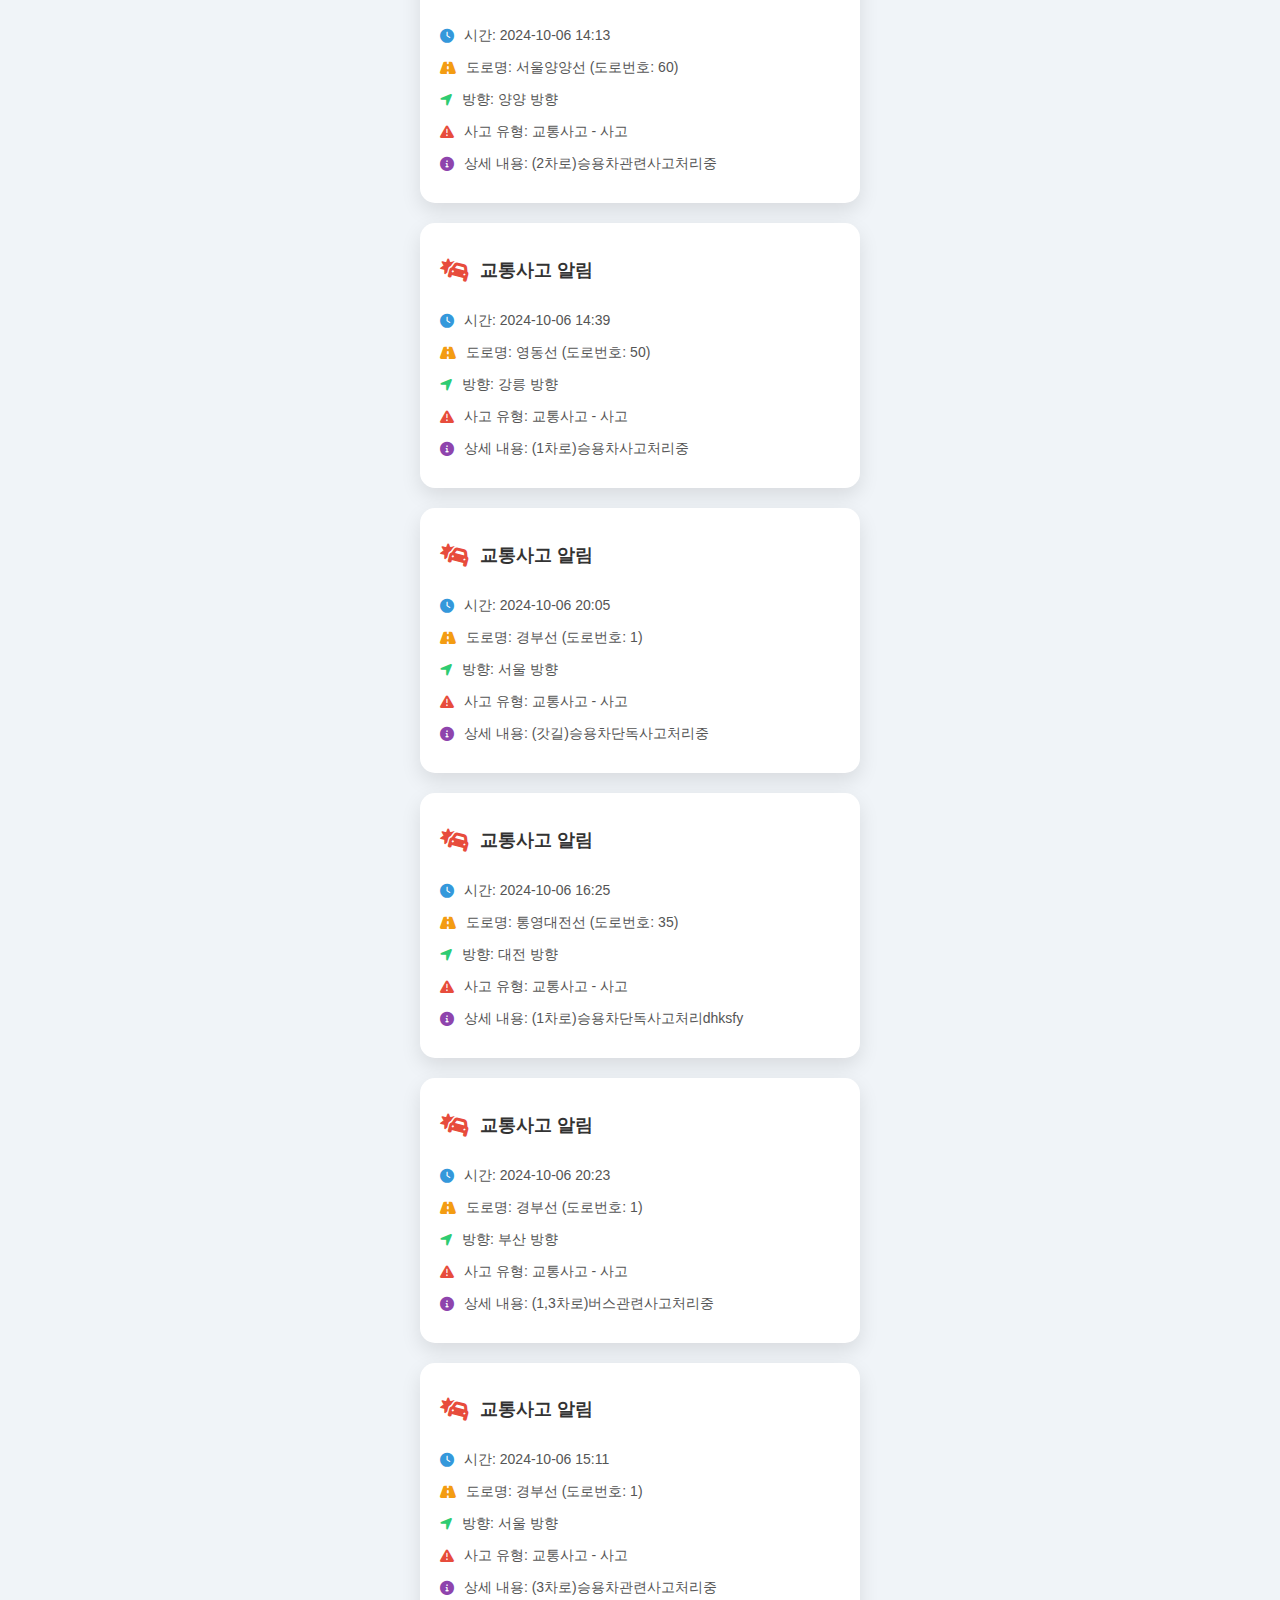
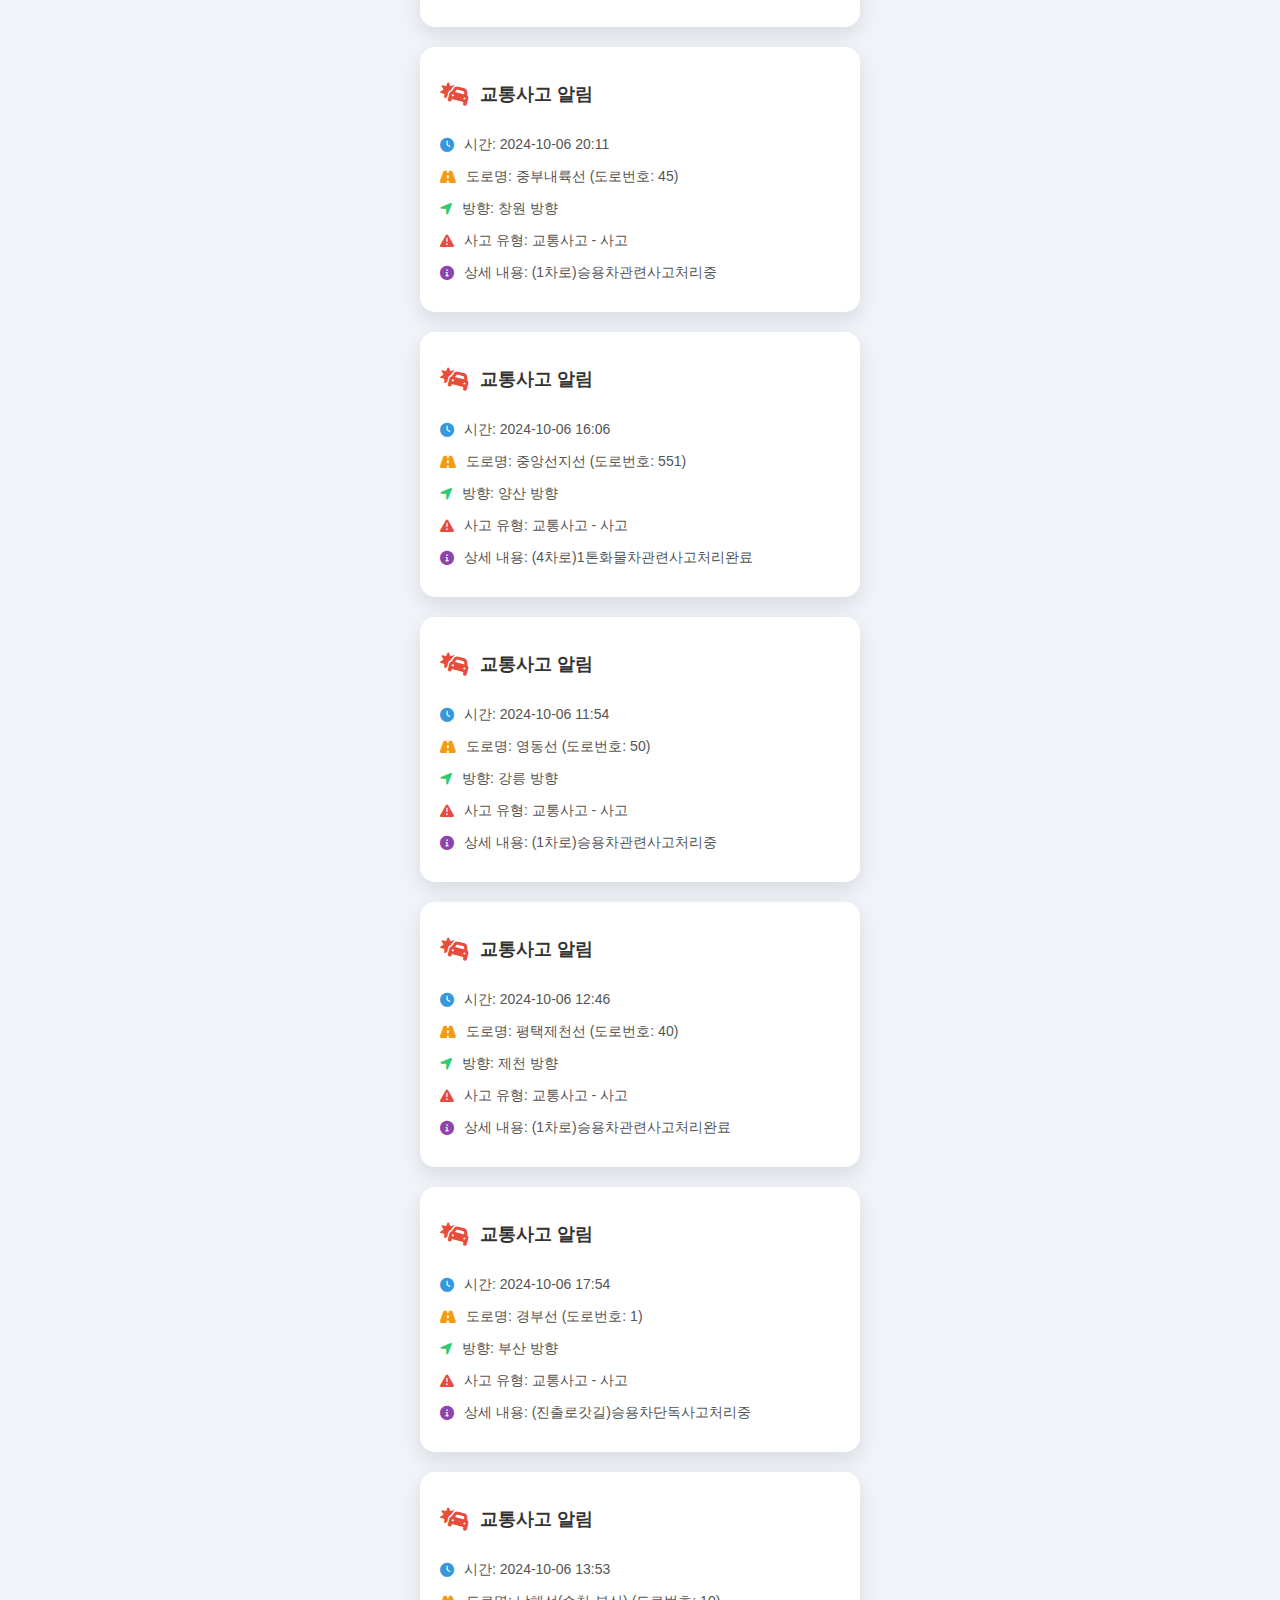
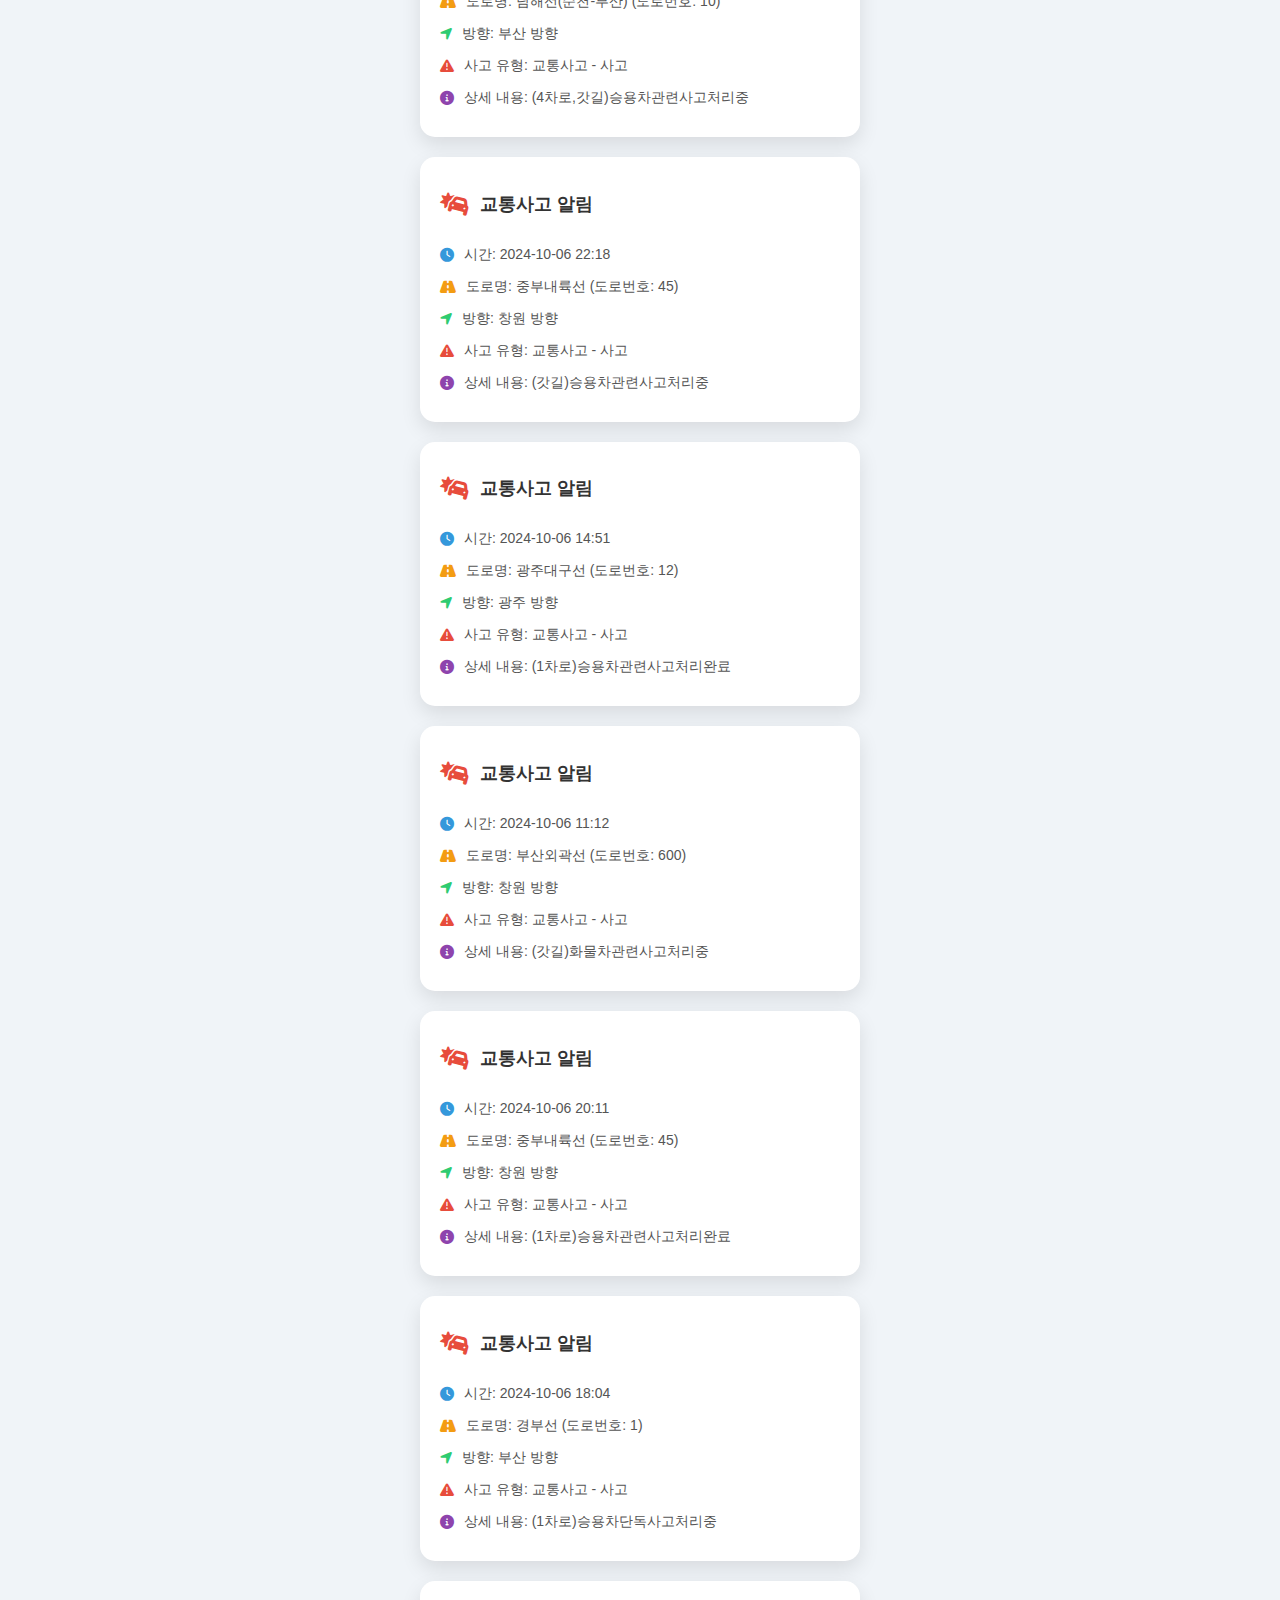
<file: index3.html>
<!DOCTYPE html>
<html lang="ko">
<head>
  <meta charset="UTF-8">
  <meta name="viewport" content="width=device-width, initial-scale=1.0">
  <title>교통사고 알림</title>
  <!-- Font Awesome 최신 CSS CDN -->
  <link rel="stylesheet" href="https://cdnjs.cloudflare.com/ajax/libs/font-awesome/6.0.0-beta3/css/all.min.css">
  <style>
    body {
      font-family: 'Noto Sans KR', sans-serif;
      background-color: #f0f4f8;
      display: flex;
      flex-direction: column;
      align-items: center;
      padding: 20px;
    }

    .notification-container {
      background-color: #ffffff;
      border-radius: 15px;
      box-shadow: 0 8px 20px rgba(0, 0, 0, 0.1);
      width: 400px;
      padding: 20px;
      margin-bottom: 20px;
      animation: fadeIn 0.5s ease-in-out;
      transition: transform 0.3s ease, box-shadow 0.3s ease;
    }

    .notification-container:hover {
      transform: translateY(-10px);
      box-shadow: 0 12px 30px rgba(0, 0, 0, 0.2);
    }

    .notification-header {
      display: flex;
      align-items: center;
      margin-bottom: 15px;
    }

    .notification-icon {
      font-size: 24px;
      color: #e74c3c;
      margin-right: 10px;
    }

    .notification-title {
      font-size: 18px;
      font-weight: bold;
      color: #333;
    }

    .notification-content p {
      font-size: 14px;
      color: #555;
      margin-bottom: 10px;
      display: flex;
      align-items: center;
    }

    .notification-content i {
      margin-right: 10px; /* 아이콘과 텍스트 사이의 간격 */
    }

    .clock-icon { color: #3498db; }
    .road-icon { color: #f39c12; }
    .direction-icon { color: #2ecc71; }
    .warning-icon { color: #e74c3c; }
    .info-icon { color: #8e44ad; }

    @keyframes fadeIn {
      from { opacity: 0; transform: translateY(-10px); }
      to { opacity: 1; transform: translateY(0); }
    }
  </style>
</head>
<body>

<div id="notification-container"><div class="notification-container">
  <div class="notification-header">
    <i class="fas fa-car-crash notification-icon"></i>
    <h2 class="notification-title">교통사고 알림</h2>
  </div>
  <div class="notification-content">
    <p class="hover-effect"><i class="fas fa-clock clock-icon"></i> 시간: 2024-10-06 16:09</p>
    <p class="hover-effect"><i class="fas fa-road road-icon"></i> 도로명: 호남선 (도로번호: 25)</p>
    <p class="hover-effect"><i class="fas fa-location-arrow direction-icon"></i> 방향: 논산 방향</p>
    <p class="hover-effect"><i class="fas fa-exclamation-triangle warning-icon"></i> 사고 유형: 교통사고 - 사고</p>
    <p class="hover-effect"><i class="fas fa-info-circle info-icon"></i> 상세 내용: (갓길)승용차단독사고처리중</p>
  </div>
</div><div class="notification-container">
  <div class="notification-header">
    <i class="fas fa-car-crash notification-icon"></i>
    <h2 class="notification-title">교통사고 알림</h2>
  </div>
  <div class="notification-content">
    <p class="hover-effect"><i class="fas fa-clock clock-icon"></i> 시간: 2024-10-06 16:28</p>
    <p class="hover-effect"><i class="fas fa-road road-icon"></i> 도로명: 중앙선 (도로번호: 55)</p>
    <p class="hover-effect"><i class="fas fa-location-arrow direction-icon"></i> 방향: 춘천 방향</p>
    <p class="hover-effect"><i class="fas fa-exclamation-triangle warning-icon"></i> 사고 유형: 교통사고 - 사고</p>
    <p class="hover-effect"><i class="fas fa-info-circle info-icon"></i> 상세 내용: (갓길)승용차관련사고처리중</p>
  </div>
</div><div class="notification-container">
  <div class="notification-header">
    <i class="fas fa-car-crash notification-icon"></i>
    <h2 class="notification-title">교통사고 알림</h2>
  </div>
  <div class="notification-content">
    <p class="hover-effect"><i class="fas fa-clock clock-icon"></i> 시간: 2024-10-06 11:12</p>
    <p class="hover-effect"><i class="fas fa-road road-icon"></i> 도로명: 부산외곽선 (도로번호: 600)</p>
    <p class="hover-effect"><i class="fas fa-location-arrow direction-icon"></i> 방향: 창원 방향</p>
    <p class="hover-effect"><i class="fas fa-exclamation-triangle warning-icon"></i> 사고 유형: 교통사고 - 사고</p>
    <p class="hover-effect"><i class="fas fa-info-circle info-icon"></i> 상세 내용: (갓길)화물차단독사고처리중</p>
  </div>
</div><div class="notification-container">
  <div class="notification-header">
    <i class="fas fa-car-crash notification-icon"></i>
    <h2 class="notification-title">교통사고 알림</h2>
  </div>
  <div class="notification-content">
    <p class="hover-effect"><i class="fas fa-clock clock-icon"></i> 시간: 2024-10-06 11:54</p>
    <p class="hover-effect"><i class="fas fa-road road-icon"></i> 도로명: 영동선 (도로번호: 50)</p>
    <p class="hover-effect"><i class="fas fa-location-arrow direction-icon"></i> 방향: 강릉 방향</p>
    <p class="hover-effect"><i class="fas fa-exclamation-triangle warning-icon"></i> 사고 유형: 교통사고 - 사고</p>
    <p class="hover-effect"><i class="fas fa-info-circle info-icon"></i> 상세 내용: (1,2차로)승용차관련사고처리중</p>
  </div>
</div><div class="notification-container">
  <div class="notification-header">
    <i class="fas fa-car-crash notification-icon"></i>
    <h2 class="notification-title">교통사고 알림</h2>
  </div>
  <div class="notification-content">
    <p class="hover-effect"><i class="fas fa-clock clock-icon"></i> 시간: 2024-10-06 13:18</p>
    <p class="hover-effect"><i class="fas fa-road road-icon"></i> 도로명: 중부내륙선 (도로번호: 45)</p>
    <p class="hover-effect"><i class="fas fa-location-arrow direction-icon"></i> 방향: 창원 방향</p>
    <p class="hover-effect"><i class="fas fa-exclamation-triangle warning-icon"></i> 사고 유형: 교통사고 - 사고</p>
    <p class="hover-effect"><i class="fas fa-info-circle info-icon"></i> 상세 내용: (2차로)대형화물차관련사고처리중</p>
  </div>
</div><div class="notification-container">
  <div class="notification-header">
    <i class="fas fa-car-crash notification-icon"></i>
    <h2 class="notification-title">교통사고 알림</h2>
  </div>
  <div class="notification-content">
    <p class="hover-effect"><i class="fas fa-clock clock-icon"></i> 시간: 2024-10-06 18:08</p>
    <p class="hover-effect"><i class="fas fa-road road-icon"></i> 도로명: 통영대전선 (도로번호: 35)</p>
    <p class="hover-effect"><i class="fas fa-location-arrow direction-icon"></i> 방향: 대전 방향</p>
    <p class="hover-effect"><i class="fas fa-exclamation-triangle warning-icon"></i> 사고 유형: 교통사고 - 사고</p>
    <p class="hover-effect"><i class="fas fa-info-circle info-icon"></i> 상세 내용: (갓길)승용차관련사고처리중</p>
  </div>
</div><div class="notification-container">
  <div class="notification-header">
    <i class="fas fa-car-crash notification-icon"></i>
    <h2 class="notification-title">교통사고 알림</h2>
  </div>
  <div class="notification-content">
    <p class="hover-effect"><i class="fas fa-clock clock-icon"></i> 시간: 2024-10-06 20:32</p>
    <p class="hover-effect"><i class="fas fa-road road-icon"></i> 도로명: 경부선 (도로번호: 1)</p>
    <p class="hover-effect"><i class="fas fa-location-arrow direction-icon"></i> 방향: 서울 방향</p>
    <p class="hover-effect"><i class="fas fa-exclamation-triangle warning-icon"></i> 사고 유형: 교통사고 - 사고</p>
    <p class="hover-effect"><i class="fas fa-info-circle info-icon"></i> 상세 내용: (갓길)사고처리완료</p>
  </div>
</div><div class="notification-container">
  <div class="notification-header">
    <i class="fas fa-car-crash notification-icon"></i>
    <h2 class="notification-title">교통사고 알림</h2>
  </div>
  <div class="notification-content">
    <p class="hover-effect"><i class="fas fa-clock clock-icon"></i> 시간: 2024-10-06 15:12</p>
    <p class="hover-effect"><i class="fas fa-road road-icon"></i> 도로명: 서울양양선 (도로번호: 60)</p>
    <p class="hover-effect"><i class="fas fa-location-arrow direction-icon"></i> 방향: 양양 방향</p>
    <p class="hover-effect"><i class="fas fa-exclamation-triangle warning-icon"></i> 사고 유형: 교통사고 - 사고</p>
    <p class="hover-effect"><i class="fas fa-info-circle info-icon"></i> 상세 내용: (1차로)승용차사고처리중</p>
  </div>
</div><div class="notification-container">
  <div class="notification-header">
    <i class="fas fa-car-crash notification-icon"></i>
    <h2 class="notification-title">교통사고 알림</h2>
  </div>
  <div class="notification-content">
    <p class="hover-effect"><i class="fas fa-clock clock-icon"></i> 시간: 2024-10-06 18:04</p>
    <p class="hover-effect"><i class="fas fa-road road-icon"></i> 도로명: 경부선 (도로번호: 1)</p>
    <p class="hover-effect"><i class="fas fa-location-arrow direction-icon"></i> 방향: 부산 방향</p>
    <p class="hover-effect"><i class="fas fa-exclamation-triangle warning-icon"></i> 사고 유형: 교통사고 - 사고</p>
    <p class="hover-effect"><i class="fas fa-info-circle info-icon"></i> 상세 내용: (갓길)승용차단독사고처리중</p>
  </div>
</div><div class="notification-container">
  <div class="notification-header">
    <i class="fas fa-car-crash notification-icon"></i>
    <h2 class="notification-title">교통사고 알림</h2>
  </div>
  <div class="notification-content">
    <p class="hover-effect"><i class="fas fa-clock clock-icon"></i> 시간: 2024-10-06 12:50</p>
    <p class="hover-effect"><i class="fas fa-road road-icon"></i> 도로명: 경인선 (도로번호: 120)</p>
    <p class="hover-effect"><i class="fas fa-location-arrow direction-icon"></i> 방향: 인천 방향</p>
    <p class="hover-effect"><i class="fas fa-exclamation-triangle warning-icon"></i> 사고 유형: 교통사고 - 사고</p>
    <p class="hover-effect"><i class="fas fa-info-circle info-icon"></i> 상세 내용: (3차로)추돌사고처리중</p>
  </div>
</div><div class="notification-container">
  <div class="notification-header">
    <i class="fas fa-car-crash notification-icon"></i>
    <h2 class="notification-title">교통사고 알림</h2>
  </div>
  <div class="notification-content">
    <p class="hover-effect"><i class="fas fa-clock clock-icon"></i> 시간: 2024-10-06 12:50</p>
    <p class="hover-effect"><i class="fas fa-road road-icon"></i> 도로명: 경인선 (도로번호: 120)</p>
    <p class="hover-effect"><i class="fas fa-location-arrow direction-icon"></i> 방향: 인천 방향</p>
    <p class="hover-effect"><i class="fas fa-exclamation-triangle warning-icon"></i> 사고 유형: 교통사고 - 사고</p>
    <p class="hover-effect"><i class="fas fa-info-circle info-icon"></i> 상세 내용: (3차로)추돌사고처리완료</p>
  </div>
</div><div class="notification-container">
  <div class="notification-header">
    <i class="fas fa-car-crash notification-icon"></i>
    <h2 class="notification-title">교통사고 알림</h2>
  </div>
  <div class="notification-content">
    <p class="hover-effect"><i class="fas fa-clock clock-icon"></i> 시간: 2024-10-06 19:21</p>
    <p class="hover-effect"><i class="fas fa-road road-icon"></i> 도로명: 중부선 (도로번호: 35)</p>
    <p class="hover-effect"><i class="fas fa-location-arrow direction-icon"></i> 방향: 남이 방향</p>
    <p class="hover-effect"><i class="fas fa-exclamation-triangle warning-icon"></i> 사고 유형: 교통사고 - 사고</p>
    <p class="hover-effect"><i class="fas fa-info-circle info-icon"></i> 상세 내용: (1차로)승용차관련사고처리중</p>
  </div>
</div><div class="notification-container">
  <div class="notification-header">
    <i class="fas fa-car-crash notification-icon"></i>
    <h2 class="notification-title">교통사고 알림</h2>
  </div>
  <div class="notification-content">
    <p class="hover-effect"><i class="fas fa-clock clock-icon"></i> 시간: 2024-10-06 14:51</p>
    <p class="hover-effect"><i class="fas fa-road road-icon"></i> 도로명: 광주대구선 (도로번호: 12)</p>
    <p class="hover-effect"><i class="fas fa-location-arrow direction-icon"></i> 방향: 광주 방향</p>
    <p class="hover-effect"><i class="fas fa-exclamation-triangle warning-icon"></i> 사고 유형: 교통사고 - 사고</p>
    <p class="hover-effect"><i class="fas fa-info-circle info-icon"></i> 상세 내용: (1차로)승용차관련사고처리중</p>
  </div>
</div><div class="notification-container">
  <div class="notification-header">
    <i class="fas fa-car-crash notification-icon"></i>
    <h2 class="notification-title">교통사고 알림</h2>
  </div>
  <div class="notification-content">
    <p class="hover-effect"><i class="fas fa-clock clock-icon"></i> 시간: 2024-10-06 11:47</p>
    <p class="hover-effect"><i class="fas fa-road road-icon"></i> 도로명: 중부내륙지선 (도로번호: 451)</p>
    <p class="hover-effect"><i class="fas fa-location-arrow direction-icon"></i> 방향: 창원 방향</p>
    <p class="hover-effect"><i class="fas fa-exclamation-triangle warning-icon"></i> 사고 유형: 교통사고 - 사고</p>
    <p class="hover-effect"><i class="fas fa-info-circle info-icon"></i> 상세 내용: (2차로)승용차사고처리중</p>
  </div>
</div><div class="notification-container">
  <div class="notification-header">
    <i class="fas fa-car-crash notification-icon"></i>
    <h2 class="notification-title">교통사고 알림</h2>
  </div>
  <div class="notification-content">
    <p class="hover-effect"><i class="fas fa-clock clock-icon"></i> 시간: 2024-10-06 16:06</p>
    <p class="hover-effect"><i class="fas fa-road road-icon"></i> 도로명: 중앙선지선 (도로번호: 551)</p>
    <p class="hover-effect"><i class="fas fa-location-arrow direction-icon"></i> 방향: 양산 방향</p>
    <p class="hover-effect"><i class="fas fa-exclamation-triangle warning-icon"></i> 사고 유형: 교통사고 - 사고</p>
    <p class="hover-effect"><i class="fas fa-info-circle info-icon"></i> 상세 내용: (4차로)1톤화물차관련사고처리중</p>
  </div>
</div><div class="notification-container">
  <div class="notification-header">
    <i class="fas fa-car-crash notification-icon"></i>
    <h2 class="notification-title">교통사고 알림</h2>
  </div>
  <div class="notification-content">
    <p class="hover-effect"><i class="fas fa-clock clock-icon"></i> 시간: 2024-10-06 16:17</p>
    <p class="hover-effect"><i class="fas fa-road road-icon"></i> 도로명: 영동선 (도로번호: 50)</p>
    <p class="hover-effect"><i class="fas fa-location-arrow direction-icon"></i> 방향: 강릉 방향</p>
    <p class="hover-effect"><i class="fas fa-exclamation-triangle warning-icon"></i> 사고 유형: 교통사고 - 사고</p>
    <p class="hover-effect"><i class="fas fa-info-circle info-icon"></i> 상세 내용: (1차로)승용차관련사고처리중</p>
  </div>
</div><div class="notification-container">
  <div class="notification-header">
    <i class="fas fa-car-crash notification-icon"></i>
    <h2 class="notification-title">교통사고 알림</h2>
  </div>
  <div class="notification-content">
    <p class="hover-effect"><i class="fas fa-clock clock-icon"></i> 시간: 2024-10-06 19:21</p>
    <p class="hover-effect"><i class="fas fa-road road-icon"></i> 도로명: 서울양양선 (도로번호: 60)</p>
    <p class="hover-effect"><i class="fas fa-location-arrow direction-icon"></i> 방향: 양양 방향</p>
    <p class="hover-effect"><i class="fas fa-exclamation-triangle warning-icon"></i> 사고 유형: 교통사고 - 사고</p>
    <p class="hover-effect"><i class="fas fa-info-circle info-icon"></i> 상세 내용: (1차로)승용차관련사고처리중</p>
  </div>
</div><div class="notification-container">
  <div class="notification-header">
    <i class="fas fa-car-crash notification-icon"></i>
    <h2 class="notification-title">교통사고 알림</h2>
  </div>
  <div class="notification-content">
    <p class="hover-effect"><i class="fas fa-clock clock-icon"></i> 시간: 2024-10-06 15:49</p>
    <p class="hover-effect"><i class="fas fa-road road-icon"></i> 도로명: 남해선(순천-부산) (도로번호: 10)</p>
    <p class="hover-effect"><i class="fas fa-location-arrow direction-icon"></i> 방향: 순천 방향</p>
    <p class="hover-effect"><i class="fas fa-exclamation-triangle warning-icon"></i> 사고 유형: 교통사고 - 사고</p>
    <p class="hover-effect"><i class="fas fa-info-circle info-icon"></i> 상세 내용: (갓길)승용차관련사고처리중</p>
  </div>
</div><div class="notification-container">
  <div class="notification-header">
    <i class="fas fa-car-crash notification-icon"></i>
    <h2 class="notification-title">교통사고 알림</h2>
  </div>
  <div class="notification-content">
    <p class="hover-effect"><i class="fas fa-clock clock-icon"></i> 시간: 2024-10-06 16:40</p>
    <p class="hover-effect"><i class="fas fa-road road-icon"></i> 도로명: 당진대전선 (도로번호: 30)</p>
    <p class="hover-effect"><i class="fas fa-location-arrow direction-icon"></i> 방향: 당진 방향</p>
    <p class="hover-effect"><i class="fas fa-exclamation-triangle warning-icon"></i> 사고 유형: 교통사고 - 사고</p>
    <p class="hover-effect"><i class="fas fa-info-circle info-icon"></i> 상세 내용: (1차로)승용차사고처리중</p>
  </div>
</div><div class="notification-container">
  <div class="notification-header">
    <i class="fas fa-car-crash notification-icon"></i>
    <h2 class="notification-title">교통사고 알림</h2>
  </div>
  <div class="notification-content">
    <p class="hover-effect"><i class="fas fa-clock clock-icon"></i> 시간: 2024-10-06 10:30</p>
    <p class="hover-effect"><i class="fas fa-road road-icon"></i> 도로명: 경부선 (도로번호: 1)</p>
    <p class="hover-effect"><i class="fas fa-location-arrow direction-icon"></i> 방향: 서울 방향</p>
    <p class="hover-effect"><i class="fas fa-exclamation-triangle warning-icon"></i> 사고 유형: 교통사고 - 사고</p>
    <p class="hover-effect"><i class="fas fa-info-circle info-icon"></i> 상세 내용: (진출로갓길)승용차단독사고처리중</p>
  </div>
</div><div class="notification-container">
  <div class="notification-header">
    <i class="fas fa-car-crash notification-icon"></i>
    <h2 class="notification-title">교통사고 알림</h2>
  </div>
  <div class="notification-content">
    <p class="hover-effect"><i class="fas fa-clock clock-icon"></i> 시간: 2024-10-06 10:58</p>
    <p class="hover-effect"><i class="fas fa-road road-icon"></i> 도로명: 중부내륙선 (도로번호: 45)</p>
    <p class="hover-effect"><i class="fas fa-location-arrow direction-icon"></i> 방향: 창원 방향</p>
    <p class="hover-effect"><i class="fas fa-exclamation-triangle warning-icon"></i> 사고 유형: 교통사고 - 사고</p>
    <p class="hover-effect"><i class="fas fa-info-circle info-icon"></i> 상세 내용: (1차로)승용차관련사고처리완료</p>
  </div>
</div><div class="notification-container">
  <div class="notification-header">
    <i class="fas fa-car-crash notification-icon"></i>
    <h2 class="notification-title">교통사고 알림</h2>
  </div>
  <div class="notification-content">
    <p class="hover-effect"><i class="fas fa-clock clock-icon"></i> 시간: 2024-10-06 20:32</p>
    <p class="hover-effect"><i class="fas fa-road road-icon"></i> 도로명: 경부선 (도로번호: 1)</p>
    <p class="hover-effect"><i class="fas fa-location-arrow direction-icon"></i> 방향: 서울 방향</p>
    <p class="hover-effect"><i class="fas fa-exclamation-triangle warning-icon"></i> 사고 유형: 교통사고 - 사고</p>
    <p class="hover-effect"><i class="fas fa-info-circle info-icon"></i> 상세 내용: (갓길)사고처리중</p>
  </div>
</div><div class="notification-container">
  <div class="notification-header">
    <i class="fas fa-car-crash notification-icon"></i>
    <h2 class="notification-title">교통사고 알림</h2>
  </div>
  <div class="notification-content">
    <p class="hover-effect"><i class="fas fa-clock clock-icon"></i> 시간: 2024-10-06 16:13</p>
    <p class="hover-effect"><i class="fas fa-road road-icon"></i> 도로명: 중앙선 (도로번호: 55)</p>
    <p class="hover-effect"><i class="fas fa-location-arrow direction-icon"></i> 방향: 부산 방향</p>
    <p class="hover-effect"><i class="fas fa-exclamation-triangle warning-icon"></i> 사고 유형: 교통사고 - 사고</p>
    <p class="hover-effect"><i class="fas fa-info-circle info-icon"></i> 상세 내용: (2차로)승용차사고처리중</p>
  </div>
</div><div class="notification-container">
  <div class="notification-header">
    <i class="fas fa-car-crash notification-icon"></i>
    <h2 class="notification-title">교통사고 알림</h2>
  </div>
  <div class="notification-content">
    <p class="hover-effect"><i class="fas fa-clock clock-icon"></i> 시간: 2024-10-06 15:54</p>
    <p class="hover-effect"><i class="fas fa-road road-icon"></i> 도로명: 광주대구선 (도로번호: 12)</p>
    <p class="hover-effect"><i class="fas fa-location-arrow direction-icon"></i> 방향: 광주 방향</p>
    <p class="hover-effect"><i class="fas fa-exclamation-triangle warning-icon"></i> 사고 유형: 교통사고 - 사고</p>
    <p class="hover-effect"><i class="fas fa-info-circle info-icon"></i> 상세 내용: (1차로)승용차관련사고처리중</p>
  </div>
</div><div class="notification-container">
  <div class="notification-header">
    <i class="fas fa-car-crash notification-icon"></i>
    <h2 class="notification-title">교통사고 알림</h2>
  </div>
  <div class="notification-content">
    <p class="hover-effect"><i class="fas fa-clock clock-icon"></i> 시간: 2024-10-06 12:46</p>
    <p class="hover-effect"><i class="fas fa-road road-icon"></i> 도로명: 평택제천선 (도로번호: 40)</p>
    <p class="hover-effect"><i class="fas fa-location-arrow direction-icon"></i> 방향: 제천 방향</p>
    <p class="hover-effect"><i class="fas fa-exclamation-triangle warning-icon"></i> 사고 유형: 교통사고 - 사고</p>
    <p class="hover-effect"><i class="fas fa-info-circle info-icon"></i> 상세 내용: (1차로)승용차관련사고처리중</p>
  </div>
</div><div class="notification-container">
  <div class="notification-header">
    <i class="fas fa-car-crash notification-icon"></i>
    <h2 class="notification-title">교통사고 알림</h2>
  </div>
  <div class="notification-content">
    <p class="hover-effect"><i class="fas fa-clock clock-icon"></i> 시간: 2024-10-06 21:49</p>
    <p class="hover-effect"><i class="fas fa-road road-icon"></i> 도로명: 수도권제1순환선 (도로번호: 100)</p>
    <p class="hover-effect"><i class="fas fa-location-arrow direction-icon"></i> 방향: 판교-일산 방향</p>
    <p class="hover-effect"><i class="fas fa-exclamation-triangle warning-icon"></i> 사고 유형: 교통사고 - 사고</p>
    <p class="hover-effect"><i class="fas fa-info-circle info-icon"></i> 상세 내용: (5차로)승용차관련사고처리중</p>
  </div>
</div><div class="notification-container">
  <div class="notification-header">
    <i class="fas fa-car-crash notification-icon"></i>
    <h2 class="notification-title">교통사고 알림</h2>
  </div>
  <div class="notification-content">
    <p class="hover-effect"><i class="fas fa-clock clock-icon"></i> 시간: 2024-10-06 11:46</p>
    <p class="hover-effect"><i class="fas fa-road road-icon"></i> 도로명: 중부내륙선 (도로번호: 45)</p>
    <p class="hover-effect"><i class="fas fa-location-arrow direction-icon"></i> 방향: 창원 방향</p>
    <p class="hover-effect"><i class="fas fa-exclamation-triangle warning-icon"></i> 사고 유형: 교통사고 - 사고</p>
    <p class="hover-effect"><i class="fas fa-info-circle info-icon"></i> 상세 내용: (2차로)승용차관련사고처리중</p>
  </div>
</div><div class="notification-container">
  <div class="notification-header">
    <i class="fas fa-car-crash notification-icon"></i>
    <h2 class="notification-title">교통사고 알림</h2>
  </div>
  <div class="notification-content">
    <p class="hover-effect"><i class="fas fa-clock clock-icon"></i> 시간: 2024-10-06 16:25</p>
    <p class="hover-effect"><i class="fas fa-road road-icon"></i> 도로명: 통영대전선 (도로번호: 35)</p>
    <p class="hover-effect"><i class="fas fa-location-arrow direction-icon"></i> 방향: 대전 방향</p>
    <p class="hover-effect"><i class="fas fa-exclamation-triangle warning-icon"></i> 사고 유형: 교통사고 - 사고</p>
    <p class="hover-effect"><i class="fas fa-info-circle info-icon"></i> 상세 내용: (1차로)승용차단독사고처리중</p>
  </div>
</div><div class="notification-container">
  <div class="notification-header">
    <i class="fas fa-car-crash notification-icon"></i>
    <h2 class="notification-title">교통사고 알림</h2>
  </div>
  <div class="notification-content">
    <p class="hover-effect"><i class="fas fa-clock clock-icon"></i> 시간: 2024-10-06 16:28</p>
    <p class="hover-effect"><i class="fas fa-road road-icon"></i> 도로명: 중앙선 (도로번호: 55)</p>
    <p class="hover-effect"><i class="fas fa-location-arrow direction-icon"></i> 방향: 춘천 방향</p>
    <p class="hover-effect"><i class="fas fa-exclamation-triangle warning-icon"></i> 사고 유형: 교통사고 - 사고</p>
    <p class="hover-effect"><i class="fas fa-info-circle info-icon"></i> 상세 내용: (1차로)승용차관련사고처리중</p>
  </div>
</div><div class="notification-container">
  <div class="notification-header">
    <i class="fas fa-car-crash notification-icon"></i>
    <h2 class="notification-title">교통사고 알림</h2>
  </div>
  <div class="notification-content">
    <p class="hover-effect"><i class="fas fa-clock clock-icon"></i> 시간: 2024-10-06 10:58</p>
    <p class="hover-effect"><i class="fas fa-road road-icon"></i> 도로명: 중부내륙선 (도로번호: 45)</p>
    <p class="hover-effect"><i class="fas fa-location-arrow direction-icon"></i> 방향: 창원 방향</p>
    <p class="hover-effect"><i class="fas fa-exclamation-triangle warning-icon"></i> 사고 유형: 교통사고 - 사고</p>
    <p class="hover-effect"><i class="fas fa-info-circle info-icon"></i> 상세 내용: (1차로)승용차관련사고처리중</p>
  </div>
</div><div class="notification-container">
  <div class="notification-header">
    <i class="fas fa-car-crash notification-icon"></i>
    <h2 class="notification-title">교통사고 알림</h2>
  </div>
  <div class="notification-content">
    <p class="hover-effect"><i class="fas fa-clock clock-icon"></i> 시간: 2024-10-06 20:32</p>
    <p class="hover-effect"><i class="fas fa-road road-icon"></i> 도로명: 경부선 (도로번호: 1)</p>
    <p class="hover-effect"><i class="fas fa-location-arrow direction-icon"></i> 방향: 서울 방향</p>
    <p class="hover-effect"><i class="fas fa-exclamation-triangle warning-icon"></i> 사고 유형: 교통사고 - 사고</p>
    <p class="hover-effect"><i class="fas fa-info-circle info-icon"></i> 상세 내용: (5차로)사고처리중</p>
  </div>
</div><div class="notification-container">
  <div class="notification-header">
    <i class="fas fa-car-crash notification-icon"></i>
    <h2 class="notification-title">교통사고 알림</h2>
  </div>
  <div class="notification-content">
    <p class="hover-effect"><i class="fas fa-clock clock-icon"></i> 시간: 2024-10-06 20:53</p>
    <p class="hover-effect"><i class="fas fa-road road-icon"></i> 도로명: 경인선 (도로번호: 120)</p>
    <p class="hover-effect"><i class="fas fa-location-arrow direction-icon"></i> 방향: 인천 방향</p>
    <p class="hover-effect"><i class="fas fa-exclamation-triangle warning-icon"></i> 사고 유형: 교통사고 - 사고</p>
    <p class="hover-effect"><i class="fas fa-info-circle info-icon"></i> 상세 내용: (갓길)광장부</p>
  </div>
</div><div class="notification-container">
  <div class="notification-header">
    <i class="fas fa-car-crash notification-icon"></i>
    <h2 class="notification-title">교통사고 알림</h2>
  </div>
  <div class="notification-content">
    <p class="hover-effect"><i class="fas fa-clock clock-icon"></i> 시간: 2024-10-06 15:54</p>
    <p class="hover-effect"><i class="fas fa-road road-icon"></i> 도로명: 광주대구선 (도로번호: 12)</p>
    <p class="hover-effect"><i class="fas fa-location-arrow direction-icon"></i> 방향: 광주 방향</p>
    <p class="hover-effect"><i class="fas fa-exclamation-triangle warning-icon"></i> 사고 유형: 교통사고 - 사고</p>
    <p class="hover-effect"><i class="fas fa-info-circle info-icon"></i> 상세 내용: (1차로)승용차관련사고처리완료</p>
  </div>
</div><div class="notification-container">
  <div class="notification-header">
    <i class="fas fa-car-crash notification-icon"></i>
    <h2 class="notification-title">교통사고 알림</h2>
  </div>
  <div class="notification-content">
    <p class="hover-effect"><i class="fas fa-clock clock-icon"></i> 시간: 2024-10-06 18:39</p>
    <p class="hover-effect"><i class="fas fa-road road-icon"></i> 도로명: 경부선 (도로번호: 1)</p>
    <p class="hover-effect"><i class="fas fa-location-arrow direction-icon"></i> 방향: 부산 방향</p>
    <p class="hover-effect"><i class="fas fa-exclamation-triangle warning-icon"></i> 사고 유형: 교통사고 - 사고</p>
    <p class="hover-effect"><i class="fas fa-info-circle info-icon"></i> 상세 내용: (2차로)승용차단독사고처리중</p>
  </div>
</div><div class="notification-container">
  <div class="notification-header">
    <i class="fas fa-car-crash notification-icon"></i>
    <h2 class="notification-title">교통사고 알림</h2>
  </div>
  <div class="notification-content">
    <p class="hover-effect"><i class="fas fa-clock clock-icon"></i> 시간: 2024-10-06 6:17</p>
    <p class="hover-effect"><i class="fas fa-road road-icon"></i> 도로명: 경부선 (도로번호: 1)</p>
    <p class="hover-effect"><i class="fas fa-location-arrow direction-icon"></i> 방향: 부산 방향</p>
    <p class="hover-effect"><i class="fas fa-exclamation-triangle warning-icon"></i> 사고 유형: 교통사고 - 사고</p>
    <p class="hover-effect"><i class="fas fa-info-circle info-icon"></i> 상세 내용: (1,4차로)승용차추돌사고처리중</p>
  </div>
</div><div class="notification-container">
  <div class="notification-header">
    <i class="fas fa-car-crash notification-icon"></i>
    <h2 class="notification-title">교통사고 알림</h2>
  </div>
  <div class="notification-content">
    <p class="hover-effect"><i class="fas fa-clock clock-icon"></i> 시간: 2024-10-06 13:53</p>
    <p class="hover-effect"><i class="fas fa-road road-icon"></i> 도로명: 남해선(순천-부산) (도로번호: 10)</p>
    <p class="hover-effect"><i class="fas fa-location-arrow direction-icon"></i> 방향: 부산 방향</p>
    <p class="hover-effect"><i class="fas fa-exclamation-triangle warning-icon"></i> 사고 유형: 교통사고 - 사고</p>
    <p class="hover-effect"><i class="fas fa-info-circle info-icon"></i> 상세 내용: (4차로,갓길)승용차관련사고처리완료</p>
  </div>
</div><div class="notification-container">
  <div class="notification-header">
    <i class="fas fa-car-crash notification-icon"></i>
    <h2 class="notification-title">교통사고 알림</h2>
  </div>
  <div class="notification-content">
    <p class="hover-effect"><i class="fas fa-clock clock-icon"></i> 시간: 2024-10-06 19:48</p>
    <p class="hover-effect"><i class="fas fa-road road-icon"></i> 도로명: 동해선(부산-포항) (도로번호: 65)</p>
    <p class="hover-effect"><i class="fas fa-location-arrow direction-icon"></i> 방향: 부산 방향</p>
    <p class="hover-effect"><i class="fas fa-exclamation-triangle warning-icon"></i> 사고 유형: 교통사고 - 사고</p>
    <p class="hover-effect"><i class="fas fa-info-circle info-icon"></i> 상세 내용: (진출로갓길)승용차단독사고처리중</p>
  </div>
</div><div class="notification-container">
  <div class="notification-header">
    <i class="fas fa-car-crash notification-icon"></i>
    <h2 class="notification-title">교통사고 알림</h2>
  </div>
  <div class="notification-content">
    <p class="hover-effect"><i class="fas fa-clock clock-icon"></i> 시간: 2024-10-06 15:11</p>
    <p class="hover-effect"><i class="fas fa-road road-icon"></i> 도로명: 경부선 (도로번호: 1)</p>
    <p class="hover-effect"><i class="fas fa-location-arrow direction-icon"></i> 방향: 서울 방향</p>
    <p class="hover-effect"><i class="fas fa-exclamation-triangle warning-icon"></i> 사고 유형: 교통사고 - 사고</p>
    <p class="hover-effect"><i class="fas fa-info-circle info-icon"></i> 상세 내용: (갓길)승용차관련사고처리중</p>
  </div>
</div><div class="notification-container">
  <div class="notification-header">
    <i class="fas fa-car-crash notification-icon"></i>
    <h2 class="notification-title">교통사고 알림</h2>
  </div>
  <div class="notification-content">
    <p class="hover-effect"><i class="fas fa-clock clock-icon"></i> 시간: 2024-10-06 16:28</p>
    <p class="hover-effect"><i class="fas fa-road road-icon"></i> 도로명: 중앙선 (도로번호: 55)</p>
    <p class="hover-effect"><i class="fas fa-location-arrow direction-icon"></i> 방향: 춘천 방향</p>
    <p class="hover-effect"><i class="fas fa-exclamation-triangle warning-icon"></i> 사고 유형: 교통사고 - 사고</p>
    <p class="hover-effect"><i class="fas fa-info-circle info-icon"></i> 상세 내용: (갓길)승용차관련사고처리완료</p>
  </div>
</div><div class="notification-container">
  <div class="notification-header">
    <i class="fas fa-car-crash notification-icon"></i>
    <h2 class="notification-title">교통사고 알림</h2>
  </div>
  <div class="notification-content">
    <p class="hover-effect"><i class="fas fa-clock clock-icon"></i> 시간: 2024-10-06 14:13</p>
    <p class="hover-effect"><i class="fas fa-road road-icon"></i> 도로명: 서울양양선 (도로번호: 60)</p>
    <p class="hover-effect"><i class="fas fa-location-arrow direction-icon"></i> 방향: 양양 방향</p>
    <p class="hover-effect"><i class="fas fa-exclamation-triangle warning-icon"></i> 사고 유형: 교통사고 - 사고</p>
    <p class="hover-effect"><i class="fas fa-info-circle info-icon"></i> 상세 내용: (2차로)승용차관련사고처리중</p>
  </div>
</div><div class="notification-container">
  <div class="notification-header">
    <i class="fas fa-car-crash notification-icon"></i>
    <h2 class="notification-title">교통사고 알림</h2>
  </div>
  <div class="notification-content">
    <p class="hover-effect"><i class="fas fa-clock clock-icon"></i> 시간: 2024-10-06 14:39</p>
    <p class="hover-effect"><i class="fas fa-road road-icon"></i> 도로명: 영동선 (도로번호: 50)</p>
    <p class="hover-effect"><i class="fas fa-location-arrow direction-icon"></i> 방향: 강릉 방향</p>
    <p class="hover-effect"><i class="fas fa-exclamation-triangle warning-icon"></i> 사고 유형: 교통사고 - 사고</p>
    <p class="hover-effect"><i class="fas fa-info-circle info-icon"></i> 상세 내용: (1차로)승용차사고처리중</p>
  </div>
</div><div class="notification-container">
  <div class="notification-header">
    <i class="fas fa-car-crash notification-icon"></i>
    <h2 class="notification-title">교통사고 알림</h2>
  </div>
  <div class="notification-content">
    <p class="hover-effect"><i class="fas fa-clock clock-icon"></i> 시간: 2024-10-06 20:05</p>
    <p class="hover-effect"><i class="fas fa-road road-icon"></i> 도로명: 경부선 (도로번호: 1)</p>
    <p class="hover-effect"><i class="fas fa-location-arrow direction-icon"></i> 방향: 서울 방향</p>
    <p class="hover-effect"><i class="fas fa-exclamation-triangle warning-icon"></i> 사고 유형: 교통사고 - 사고</p>
    <p class="hover-effect"><i class="fas fa-info-circle info-icon"></i> 상세 내용: (갓길)승용차단독사고처리중</p>
  </div>
</div><div class="notification-container">
  <div class="notification-header">
    <i class="fas fa-car-crash notification-icon"></i>
    <h2 class="notification-title">교통사고 알림</h2>
  </div>
  <div class="notification-content">
    <p class="hover-effect"><i class="fas fa-clock clock-icon"></i> 시간: 2024-10-06 16:25</p>
    <p class="hover-effect"><i class="fas fa-road road-icon"></i> 도로명: 통영대전선 (도로번호: 35)</p>
    <p class="hover-effect"><i class="fas fa-location-arrow direction-icon"></i> 방향: 대전 방향</p>
    <p class="hover-effect"><i class="fas fa-exclamation-triangle warning-icon"></i> 사고 유형: 교통사고 - 사고</p>
    <p class="hover-effect"><i class="fas fa-info-circle info-icon"></i> 상세 내용: (1차로)승용차단독사고처리dhksfy</p>
  </div>
</div><div class="notification-container">
  <div class="notification-header">
    <i class="fas fa-car-crash notification-icon"></i>
    <h2 class="notification-title">교통사고 알림</h2>
  </div>
  <div class="notification-content">
    <p class="hover-effect"><i class="fas fa-clock clock-icon"></i> 시간: 2024-10-06 20:23</p>
    <p class="hover-effect"><i class="fas fa-road road-icon"></i> 도로명: 경부선 (도로번호: 1)</p>
    <p class="hover-effect"><i class="fas fa-location-arrow direction-icon"></i> 방향: 부산 방향</p>
    <p class="hover-effect"><i class="fas fa-exclamation-triangle warning-icon"></i> 사고 유형: 교통사고 - 사고</p>
    <p class="hover-effect"><i class="fas fa-info-circle info-icon"></i> 상세 내용: (1,3차로)버스관련사고처리중</p>
  </div>
</div><div class="notification-container">
  <div class="notification-header">
    <i class="fas fa-car-crash notification-icon"></i>
    <h2 class="notification-title">교통사고 알림</h2>
  </div>
  <div class="notification-content">
    <p class="hover-effect"><i class="fas fa-clock clock-icon"></i> 시간: 2024-10-06 15:11</p>
    <p class="hover-effect"><i class="fas fa-road road-icon"></i> 도로명: 경부선 (도로번호: 1)</p>
    <p class="hover-effect"><i class="fas fa-location-arrow direction-icon"></i> 방향: 서울 방향</p>
    <p class="hover-effect"><i class="fas fa-exclamation-triangle warning-icon"></i> 사고 유형: 교통사고 - 사고</p>
    <p class="hover-effect"><i class="fas fa-info-circle info-icon"></i> 상세 내용: (3차로)승용차관련사고처리중</p>
  </div>
</div><div class="notification-container">
  <div class="notification-header">
    <i class="fas fa-car-crash notification-icon"></i>
    <h2 class="notification-title">교통사고 알림</h2>
  </div>
  <div class="notification-content">
    <p class="hover-effect"><i class="fas fa-clock clock-icon"></i> 시간: 2024-10-06 20:11</p>
    <p class="hover-effect"><i class="fas fa-road road-icon"></i> 도로명: 중부내륙선 (도로번호: 45)</p>
    <p class="hover-effect"><i class="fas fa-location-arrow direction-icon"></i> 방향: 창원 방향</p>
    <p class="hover-effect"><i class="fas fa-exclamation-triangle warning-icon"></i> 사고 유형: 교통사고 - 사고</p>
    <p class="hover-effect"><i class="fas fa-info-circle info-icon"></i> 상세 내용: (1차로)승용차관련사고처리중</p>
  </div>
</div><div class="notification-container">
  <div class="notification-header">
    <i class="fas fa-car-crash notification-icon"></i>
    <h2 class="notification-title">교통사고 알림</h2>
  </div>
  <div class="notification-content">
    <p class="hover-effect"><i class="fas fa-clock clock-icon"></i> 시간: 2024-10-06 16:06</p>
    <p class="hover-effect"><i class="fas fa-road road-icon"></i> 도로명: 중앙선지선 (도로번호: 551)</p>
    <p class="hover-effect"><i class="fas fa-location-arrow direction-icon"></i> 방향: 양산 방향</p>
    <p class="hover-effect"><i class="fas fa-exclamation-triangle warning-icon"></i> 사고 유형: 교통사고 - 사고</p>
    <p class="hover-effect"><i class="fas fa-info-circle info-icon"></i> 상세 내용: (4차로)1톤화물차관련사고처리완료</p>
  </div>
</div><div class="notification-container">
  <div class="notification-header">
    <i class="fas fa-car-crash notification-icon"></i>
    <h2 class="notification-title">교통사고 알림</h2>
  </div>
  <div class="notification-content">
    <p class="hover-effect"><i class="fas fa-clock clock-icon"></i> 시간: 2024-10-06 11:54</p>
    <p class="hover-effect"><i class="fas fa-road road-icon"></i> 도로명: 영동선 (도로번호: 50)</p>
    <p class="hover-effect"><i class="fas fa-location-arrow direction-icon"></i> 방향: 강릉 방향</p>
    <p class="hover-effect"><i class="fas fa-exclamation-triangle warning-icon"></i> 사고 유형: 교통사고 - 사고</p>
    <p class="hover-effect"><i class="fas fa-info-circle info-icon"></i> 상세 내용: (1차로)승용차관련사고처리중</p>
  </div>
</div><div class="notification-container">
  <div class="notification-header">
    <i class="fas fa-car-crash notification-icon"></i>
    <h2 class="notification-title">교통사고 알림</h2>
  </div>
  <div class="notification-content">
    <p class="hover-effect"><i class="fas fa-clock clock-icon"></i> 시간: 2024-10-06 12:46</p>
    <p class="hover-effect"><i class="fas fa-road road-icon"></i> 도로명: 평택제천선 (도로번호: 40)</p>
    <p class="hover-effect"><i class="fas fa-location-arrow direction-icon"></i> 방향: 제천 방향</p>
    <p class="hover-effect"><i class="fas fa-exclamation-triangle warning-icon"></i> 사고 유형: 교통사고 - 사고</p>
    <p class="hover-effect"><i class="fas fa-info-circle info-icon"></i> 상세 내용: (1차로)승용차관련사고처리완료</p>
  </div>
</div><div class="notification-container">
  <div class="notification-header">
    <i class="fas fa-car-crash notification-icon"></i>
    <h2 class="notification-title">교통사고 알림</h2>
  </div>
  <div class="notification-content">
    <p class="hover-effect"><i class="fas fa-clock clock-icon"></i> 시간: 2024-10-06 17:54</p>
    <p class="hover-effect"><i class="fas fa-road road-icon"></i> 도로명: 경부선 (도로번호: 1)</p>
    <p class="hover-effect"><i class="fas fa-location-arrow direction-icon"></i> 방향: 부산 방향</p>
    <p class="hover-effect"><i class="fas fa-exclamation-triangle warning-icon"></i> 사고 유형: 교통사고 - 사고</p>
    <p class="hover-effect"><i class="fas fa-info-circle info-icon"></i> 상세 내용: (진출로갓길)승용차단독사고처리중</p>
  </div>
</div><div class="notification-container">
  <div class="notification-header">
    <i class="fas fa-car-crash notification-icon"></i>
    <h2 class="notification-title">교통사고 알림</h2>
  </div>
  <div class="notification-content">
    <p class="hover-effect"><i class="fas fa-clock clock-icon"></i> 시간: 2024-10-06 13:53</p>
    <p class="hover-effect"><i class="fas fa-road road-icon"></i> 도로명: 남해선(순천-부산) (도로번호: 10)</p>
    <p class="hover-effect"><i class="fas fa-location-arrow direction-icon"></i> 방향: 부산 방향</p>
    <p class="hover-effect"><i class="fas fa-exclamation-triangle warning-icon"></i> 사고 유형: 교통사고 - 사고</p>
    <p class="hover-effect"><i class="fas fa-info-circle info-icon"></i> 상세 내용: (4차로,갓길)승용차관련사고처리중</p>
  </div>
</div><div class="notification-container">
  <div class="notification-header">
    <i class="fas fa-car-crash notification-icon"></i>
    <h2 class="notification-title">교통사고 알림</h2>
  </div>
  <div class="notification-content">
    <p class="hover-effect"><i class="fas fa-clock clock-icon"></i> 시간: 2024-10-06 22:18</p>
    <p class="hover-effect"><i class="fas fa-road road-icon"></i> 도로명: 중부내륙선 (도로번호: 45)</p>
    <p class="hover-effect"><i class="fas fa-location-arrow direction-icon"></i> 방향: 창원 방향</p>
    <p class="hover-effect"><i class="fas fa-exclamation-triangle warning-icon"></i> 사고 유형: 교통사고 - 사고</p>
    <p class="hover-effect"><i class="fas fa-info-circle info-icon"></i> 상세 내용: (갓길)승용차관련사고처리중</p>
  </div>
</div><div class="notification-container">
  <div class="notification-header">
    <i class="fas fa-car-crash notification-icon"></i>
    <h2 class="notification-title">교통사고 알림</h2>
  </div>
  <div class="notification-content">
    <p class="hover-effect"><i class="fas fa-clock clock-icon"></i> 시간: 2024-10-06 14:51</p>
    <p class="hover-effect"><i class="fas fa-road road-icon"></i> 도로명: 광주대구선 (도로번호: 12)</p>
    <p class="hover-effect"><i class="fas fa-location-arrow direction-icon"></i> 방향: 광주 방향</p>
    <p class="hover-effect"><i class="fas fa-exclamation-triangle warning-icon"></i> 사고 유형: 교통사고 - 사고</p>
    <p class="hover-effect"><i class="fas fa-info-circle info-icon"></i> 상세 내용: (1차로)승용차관련사고처리완료</p>
  </div>
</div><div class="notification-container">
  <div class="notification-header">
    <i class="fas fa-car-crash notification-icon"></i>
    <h2 class="notification-title">교통사고 알림</h2>
  </div>
  <div class="notification-content">
    <p class="hover-effect"><i class="fas fa-clock clock-icon"></i> 시간: 2024-10-06 11:12</p>
    <p class="hover-effect"><i class="fas fa-road road-icon"></i> 도로명: 부산외곽선 (도로번호: 600)</p>
    <p class="hover-effect"><i class="fas fa-location-arrow direction-icon"></i> 방향: 창원 방향</p>
    <p class="hover-effect"><i class="fas fa-exclamation-triangle warning-icon"></i> 사고 유형: 교통사고 - 사고</p>
    <p class="hover-effect"><i class="fas fa-info-circle info-icon"></i> 상세 내용: (갓길)화물차관련사고처리중</p>
  </div>
</div><div class="notification-container">
  <div class="notification-header">
    <i class="fas fa-car-crash notification-icon"></i>
    <h2 class="notification-title">교통사고 알림</h2>
  </div>
  <div class="notification-content">
    <p class="hover-effect"><i class="fas fa-clock clock-icon"></i> 시간: 2024-10-06 20:11</p>
    <p class="hover-effect"><i class="fas fa-road road-icon"></i> 도로명: 중부내륙선 (도로번호: 45)</p>
    <p class="hover-effect"><i class="fas fa-location-arrow direction-icon"></i> 방향: 창원 방향</p>
    <p class="hover-effect"><i class="fas fa-exclamation-triangle warning-icon"></i> 사고 유형: 교통사고 - 사고</p>
    <p class="hover-effect"><i class="fas fa-info-circle info-icon"></i> 상세 내용: (1차로)승용차관련사고처리완료</p>
  </div>
</div><div class="notification-container">
  <div class="notification-header">
    <i class="fas fa-car-crash notification-icon"></i>
    <h2 class="notification-title">교통사고 알림</h2>
  </div>
  <div class="notification-content">
    <p class="hover-effect"><i class="fas fa-clock clock-icon"></i> 시간: 2024-10-06 18:04</p>
    <p class="hover-effect"><i class="fas fa-road road-icon"></i> 도로명: 경부선 (도로번호: 1)</p>
    <p class="hover-effect"><i class="fas fa-location-arrow direction-icon"></i> 방향: 부산 방향</p>
    <p class="hover-effect"><i class="fas fa-exclamation-triangle warning-icon"></i> 사고 유형: 교통사고 - 사고</p>
    <p class="hover-effect"><i class="fas fa-info-circle info-icon"></i> 상세 내용: (1차로)승용차단독사고처리중</p>
  </div>
</div><div class="notification-container">
  <div class="notification-header">
    <i class="fas fa-car-crash notification-icon"></i>
    <h2 class="notification-title">교통사고 알림</h2>
  </div>
  <div class="notification-content">
    <p class="hover-effect"><i class="fas fa-clock clock-icon"></i> 시간: 2024-10-06 19:56</p>
    <p class="hover-effect"><i class="fas fa-road road-icon"></i> 도로명: 부산울산선 (도로번호: 65)</p>
    <p class="hover-effect"><i class="fas fa-location-arrow direction-icon"></i> 방향: 울산 방향</p>
    <p class="hover-effect"><i class="fas fa-exclamation-triangle warning-icon"></i> 사고 유형: 교통사고 - 사고</p>
    <p class="hover-effect"><i class="fas fa-info-circle info-icon"></i> 상세 내용: (진출로갓길)승용차단독사고처리중</p>
  </div>
</div><div class="notification-container">
  <div class="notification-header">
    <i class="fas fa-car-crash notification-icon"></i>
    <h2 class="notification-title">교통사고 알림</h2>
  </div>
  <div class="notification-content">
    <p class="hover-effect"><i class="fas fa-clock clock-icon"></i> 시간: 2024-10-06 15:08</p>
    <p class="hover-effect"><i class="fas fa-road road-icon"></i> 도로명: 국도3호선 (도로번호: 3)</p>
    <p class="hover-effect"><i class="fas fa-location-arrow direction-icon"></i> 방향: 종점 방향</p>
    <p class="hover-effect"><i class="fas fa-exclamation-triangle warning-icon"></i> 사고 유형: 교통사고 - 추돌사고</p>
    <p class="hover-effect"><i class="fas fa-info-circle info-icon"></i> 상세 내용: </p>
  </div>
</div><div class="notification-container">
  <div class="notification-header">
    <i class="fas fa-car-crash notification-icon"></i>
    <h2 class="notification-title">교통사고 알림</h2>
  </div>
  <div class="notification-content">
    <p class="hover-effect"><i class="fas fa-clock clock-icon"></i> 시간: 2024-10-06 14:47</p>
    <p class="hover-effect"><i class="fas fa-road road-icon"></i> 도로명: 국도35호선 (도로번호: 35)</p>
    <p class="hover-effect"><i class="fas fa-location-arrow direction-icon"></i> 방향: 종점 방향</p>
    <p class="hover-effect"><i class="fas fa-exclamation-triangle warning-icon"></i> 사고 유형: 교통사고 - 추돌사고</p>
    <p class="hover-effect"><i class="fas fa-info-circle info-icon"></i> 상세 내용: </p>
  </div>
</div><div class="notification-container">
  <div class="notification-header">
    <i class="fas fa-car-crash notification-icon"></i>
    <h2 class="notification-title">교통사고 알림</h2>
  </div>
  <div class="notification-content">
    <p class="hover-effect"><i class="fas fa-clock clock-icon"></i> 시간: 2024-10-06 13:39</p>
    <p class="hover-effect"><i class="fas fa-road road-icon"></i> 도로명: 국도5호선 (도로번호: 5)</p>
    <p class="hover-effect"><i class="fas fa-location-arrow direction-icon"></i> 방향: 시점 방향</p>
    <p class="hover-effect"><i class="fas fa-exclamation-triangle warning-icon"></i> 사고 유형: 교통사고 - 추돌사고</p>
    <p class="hover-effect"><i class="fas fa-info-circle info-icon"></i> 상세 내용: </p>
  </div>
</div><div class="notification-container">
  <div class="notification-header">
    <i class="fas fa-car-crash notification-icon"></i>
    <h2 class="notification-title">교통사고 알림</h2>
  </div>
  <div class="notification-content">
    <p class="hover-effect"><i class="fas fa-clock clock-icon"></i> 시간: 2024-10-06 16:23</p>
    <p class="hover-effect"><i class="fas fa-road road-icon"></i> 도로명: 국도4호선 (도로번호: 4)</p>
    <p class="hover-effect"><i class="fas fa-location-arrow direction-icon"></i> 방향: 시점 방향</p>
    <p class="hover-effect"><i class="fas fa-exclamation-triangle warning-icon"></i> 사고 유형: 교통사고 - 추돌사고</p>
    <p class="hover-effect"><i class="fas fa-info-circle info-icon"></i> 상세 내용: </p>
  </div>
</div><div class="notification-container">
  <div class="notification-header">
    <i class="fas fa-car-crash notification-icon"></i>
    <h2 class="notification-title">교통사고 알림</h2>
  </div>
  <div class="notification-content">
    <p class="hover-effect"><i class="fas fa-clock clock-icon"></i> 시간: 2024-10-06 19:11</p>
    <p class="hover-effect"><i class="fas fa-road road-icon"></i> 도로명: 국도23호선 (도로번호: 23)</p>
    <p class="hover-effect"><i class="fas fa-location-arrow direction-icon"></i> 방향: 종점 방향</p>
    <p class="hover-effect"><i class="fas fa-exclamation-triangle warning-icon"></i> 사고 유형: 교통사고 - 추돌사고</p>
    <p class="hover-effect"><i class="fas fa-info-circle info-icon"></i> 상세 내용: </p>
  </div>
</div><div class="notification-container">
  <div class="notification-header">
    <i class="fas fa-car-crash notification-icon"></i>
    <h2 class="notification-title">교통사고 알림</h2>
  </div>
  <div class="notification-content">
    <p class="hover-effect"><i class="fas fa-clock clock-icon"></i> 시간: 2024-10-06 6:49</p>
    <p class="hover-effect"><i class="fas fa-road road-icon"></i> 도로명: 당진영덕고속도로 (도로번호: 30)</p>
    <p class="hover-effect"><i class="fas fa-location-arrow direction-icon"></i> 방향: -</p>
    <p class="hover-effect"><i class="fas fa-exclamation-triangle warning-icon"></i> 사고 유형: 교통사고 - -</p>
    <p class="hover-effect"><i class="fas fa-info-circle info-icon"></i> 상세 내용: &lt;사고&gt; 당진영덕고속도로 회인IC 회인IC 1차로 0km(방향) 주의운전 고장 차량 <br></p>
  </div>
</div><div class="notification-container">
  <div class="notification-header">
    <i class="fas fa-car-crash notification-icon"></i>
    <h2 class="notification-title">교통사고 알림</h2>
  </div>
  <div class="notification-content">
    <p class="hover-effect"><i class="fas fa-clock clock-icon"></i> 시간: 2024-10-06 10:09</p>
    <p class="hover-effect"><i class="fas fa-road road-icon"></i> 도로명: 호남고속도로 (도로번호: 25)</p>
    <p class="hover-effect"><i class="fas fa-location-arrow direction-icon"></i> 방향: -</p>
    <p class="hover-effect"><i class="fas fa-exclamation-triangle warning-icon"></i> 사고 유형: 교통사고 - -</p>
    <p class="hover-effect"><i class="fas fa-info-circle info-icon"></i> 상세 내용: &lt;사고&gt; 호남고속도로 순천1터널 순천1터널 주의운전 사고 <br> 호남고속도로 순천방향 순천1터널 못 간 17.8Km 갓길 승용차 단독사고, 수습 중 <br> cctv. 접치 <br></p>
  </div>
</div><div class="notification-container">
  <div class="notification-header">
    <i class="fas fa-car-crash notification-icon"></i>
    <h2 class="notification-title">교통사고 알림</h2>
  </div>
  <div class="notification-content">
    <p class="hover-effect"><i class="fas fa-clock clock-icon"></i> 시간: 2024-10-06 10:36</p>
    <p class="hover-effect"><i class="fas fa-road road-icon"></i> 도로명: 강변북로 (도로번호: 70)</p>
    <p class="hover-effect"><i class="fas fa-location-arrow direction-icon"></i> 방향: -</p>
    <p class="hover-effect"><i class="fas fa-exclamation-triangle warning-icon"></i> 사고 유형: 교통사고 - -</p>
    <p class="hover-effect"><i class="fas fa-info-circle info-icon"></i> 상세 내용: &lt;사고&gt; 강변북로 성산대교 월드컵대교 1차로 서행 교통사고  서울청</p>
  </div>
</div><div class="notification-container">
  <div class="notification-header">
    <i class="fas fa-car-crash notification-icon"></i>
    <h2 class="notification-title">교통사고 알림</h2>
  </div>
  <div class="notification-content">
    <p class="hover-effect"><i class="fas fa-clock clock-icon"></i> 시간: 2024-10-06 12:01</p>
    <p class="hover-effect"><i class="fas fa-road road-icon"></i> 도로명: 풍성로 (도로번호: 0)</p>
    <p class="hover-effect"><i class="fas fa-location-arrow direction-icon"></i> 방향: -</p>
    <p class="hover-effect"><i class="fas fa-exclamation-triangle warning-icon"></i> 사고 유형: 교통사고 - -</p>
    <p class="hover-effect"><i class="fas fa-info-circle info-icon"></i> 상세 내용: &lt;사고&gt; 풍성로 성일초교 삼성A상가 주의운전 사고 <br> 서울시 올림픽대로 김포방향, 강동대교에서 구리암사대교구간 1차로에서 추돌사고가 일어났으니 주의요망. <br></p>
  </div>
</div><div class="notification-container">
  <div class="notification-header">
    <i class="fas fa-car-crash notification-icon"></i>
    <h2 class="notification-title">교통사고 알림</h2>
  </div>
  <div class="notification-content">
    <p class="hover-effect"><i class="fas fa-clock clock-icon"></i> 시간: 2024-10-06 13:29</p>
    <p class="hover-effect"><i class="fas fa-road road-icon"></i> 도로명: 모악로 (도로번호: 27)</p>
    <p class="hover-effect"><i class="fas fa-location-arrow direction-icon"></i> 방향: -</p>
    <p class="hover-effect"><i class="fas fa-exclamation-triangle warning-icon"></i> 사고 유형: 교통사고 - -</p>
    <p class="hover-effect"><i class="fas fa-info-circle info-icon"></i> 상세 내용: &lt;사고&gt; 일반국도21호선 구이교차로 이마트24전주원당점 주의운전 사고 <br> 국도21호선 구이교차로에서 중인교차로 방향 중간지점에서 화물차 화재사고 있었음. 현재 사고처리 마무리 작업으로인해 양방향 심하게 정체. <br></p>
  </div>
</div><div class="notification-container">
  <div class="notification-header">
    <i class="fas fa-car-crash notification-icon"></i>
    <h2 class="notification-title">교통사고 알림</h2>
  </div>
  <div class="notification-content">
    <p class="hover-effect"><i class="fas fa-clock clock-icon"></i> 시간: 2024-10-06 13:32</p>
    <p class="hover-effect"><i class="fas fa-road road-icon"></i> 도로명: 수도권제2순환고속도로 (도로번호: 400)</p>
    <p class="hover-effect"><i class="fas fa-location-arrow direction-icon"></i> 방향: -</p>
    <p class="hover-effect"><i class="fas fa-exclamation-triangle warning-icon"></i> 사고 유형: 교통사고 - -</p>
    <p class="hover-effect"><i class="fas fa-info-circle info-icon"></i> 상세 내용: &lt;사고&gt; 수도권제2순환고속도로 인천터널남측 중구동구 주의운전 사고 <br> &lt;긴급&gt; 서해대로 신흥사거리에서 유동삼거리방향, 신흥사거리 약 20m 지난 지점 1차로에서 승용차관련 접촉사고가 일어났음. 아직 사고처리 되지 않고 있으니 주의요망. <br></p>
  </div>
</div><div class="notification-container">
  <div class="notification-header">
    <i class="fas fa-car-crash notification-icon"></i>
    <h2 class="notification-title">교통사고 알림</h2>
  </div>
  <div class="notification-content">
    <p class="hover-effect"><i class="fas fa-clock clock-icon"></i> 시간: 2024-10-06 14:10</p>
    <p class="hover-effect"><i class="fas fa-road road-icon"></i> 도로명: - (도로번호: -)</p>
    <p class="hover-effect"><i class="fas fa-location-arrow direction-icon"></i> 방향: -</p>
    <p class="hover-effect"><i class="fas fa-exclamation-triangle warning-icon"></i> 사고 유형: 교통사고 - -</p>
    <p class="hover-effect"><i class="fas fa-info-circle info-icon"></i> 상세 내용: &lt;사고&gt; 서부간선지하도로 6.5km 지점 8.5km 지점 2차로 서행 고장 차량  서울청</p>
  </div>
</div><div class="notification-container">
  <div class="notification-header">
    <i class="fas fa-car-crash notification-icon"></i>
    <h2 class="notification-title">교통사고 알림</h2>
  </div>
  <div class="notification-content">
    <p class="hover-effect"><i class="fas fa-clock clock-icon"></i> 시간: 2024-10-06 16:30</p>
    <p class="hover-effect"><i class="fas fa-road road-icon"></i> 도로명: 수도권제2순환고속도로 (도로번호: 400)</p>
    <p class="hover-effect"><i class="fas fa-location-arrow direction-icon"></i> 방향: -</p>
    <p class="hover-effect"><i class="fas fa-exclamation-triangle warning-icon"></i> 사고 유형: 교통사고 - -</p>
    <p class="hover-effect"><i class="fas fa-info-circle info-icon"></i> 상세 내용: &lt;사고&gt; 수도권제2순환고속도로 서오산JC북측 서오산JC동측 주의운전 사고 <br> 수도권제2순환(봉담동탄)고속도로 동탄방향, 서오산분기점 1.5Km 정도 지난 지점에서 승용차관련 추돌사고가 일어났음. 현재 사고처리 하고 있고, 뒤로 오는 차량들 정체. <br></p>
  </div>
</div><div class="notification-container">
  <div class="notification-header">
    <i class="fas fa-car-crash notification-icon"></i>
    <h2 class="notification-title">교통사고 알림</h2>
  </div>
  <div class="notification-content">
    <p class="hover-effect"><i class="fas fa-clock clock-icon"></i> 시간: 2024-10-06 19:34</p>
    <p class="hover-effect"><i class="fas fa-road road-icon"></i> 도로명: 강변북로 (도로번호: 70)</p>
    <p class="hover-effect"><i class="fas fa-location-arrow direction-icon"></i> 방향: -</p>
    <p class="hover-effect"><i class="fas fa-exclamation-triangle warning-icon"></i> 사고 유형: 교통사고 - -</p>
    <p class="hover-effect"><i class="fas fa-info-circle info-icon"></i> 상세 내용: &lt;사고&gt; 강변북로 반포대교 동작대교 1차로  교통사고  서울청</p>
  </div>
</div><div class="notification-container">
  <div class="notification-header">
    <i class="fas fa-car-crash notification-icon"></i>
    <h2 class="notification-title">교통사고 알림</h2>
  </div>
  <div class="notification-content">
    <p class="hover-effect"><i class="fas fa-clock clock-icon"></i> 시간: 2024-10-06 7:26</p>
    <p class="hover-effect"><i class="fas fa-road road-icon"></i> 도로명: 만덕대로 (도로번호: 14)</p>
    <p class="hover-effect"><i class="fas fa-location-arrow direction-icon"></i> 방향: -</p>
    <p class="hover-effect"><i class="fas fa-exclamation-triangle warning-icon"></i> 사고 유형: 교통사고 - -</p>
    <p class="hover-effect"><i class="fas fa-info-circle info-icon"></i> 상세 내용: &lt;사고&gt; 만덕대로 동래구북구 만덕제2터널동측 주의운전 사고 <br> 만덕대로, 만덕사거리 방향, 만덕2터널 내 1400m 지점 2차로에 승용차 2대 추돌 사고가 났음.  <br></p>
  </div>
</div><div class="notification-container">
  <div class="notification-header">
    <i class="fas fa-car-crash notification-icon"></i>
    <h2 class="notification-title">교통사고 알림</h2>
  </div>
  <div class="notification-content">
    <p class="hover-effect"><i class="fas fa-clock clock-icon"></i> 시간: 2024-10-06 9:32</p>
    <p class="hover-effect"><i class="fas fa-road road-icon"></i> 도로명: 사평대로 (도로번호: 0)</p>
    <p class="hover-effect"><i class="fas fa-location-arrow direction-icon"></i> 방향: -</p>
    <p class="hover-effect"><i class="fas fa-exclamation-triangle warning-icon"></i> 사고 유형: 교통사고 - -</p>
    <p class="hover-effect"><i class="fas fa-info-circle info-icon"></i> 상세 내용: &lt;사고&gt; 사평대로 양정빌딩 교보타워사거리 5차로 서행 교통사고  서울청</p>
  </div>
</div><div class="notification-container">
  <div class="notification-header">
    <i class="fas fa-car-crash notification-icon"></i>
    <h2 class="notification-title">교통사고 알림</h2>
  </div>
  <div class="notification-content">
    <p class="hover-effect"><i class="fas fa-clock clock-icon"></i> 시간: 2024-10-06 10:10</p>
    <p class="hover-effect"><i class="fas fa-road road-icon"></i> 도로명: 가로수로 (도로번호: 36)</p>
    <p class="hover-effect"><i class="fas fa-location-arrow direction-icon"></i> 방향: -</p>
    <p class="hover-effect"><i class="fas fa-exclamation-triangle warning-icon"></i> 사고 유형: 교통사고 - -</p>
    <p class="hover-effect"><i class="fas fa-info-circle info-icon"></i> 상세 내용: &lt;사고&gt; 일반국도36호선 휴암동교차로 강상촌분기점 주의운전 사고 <br> 가로수로, 휴암동삼거리에서 강상촌분기점 방향 , 강상촌분기점 부근 1차로에 승용차, 화물차 추돌 사고  <br></p>
  </div>
</div><div class="notification-container">
  <div class="notification-header">
    <i class="fas fa-car-crash notification-icon"></i>
    <h2 class="notification-title">교통사고 알림</h2>
  </div>
  <div class="notification-content">
    <p class="hover-effect"><i class="fas fa-clock clock-icon"></i> 시간: 2024-10-06 10:37</p>
    <p class="hover-effect"><i class="fas fa-road road-icon"></i> 도로명: 동부간선도로 (도로번호: 61)</p>
    <p class="hover-effect"><i class="fas fa-location-arrow direction-icon"></i> 방향: -</p>
    <p class="hover-effect"><i class="fas fa-exclamation-triangle warning-icon"></i> 사고 유형: 교통사고 - -</p>
    <p class="hover-effect"><i class="fas fa-info-circle info-icon"></i> 상세 내용: &lt;사고&gt; 동부간선도로 자곡IC 수서IC 3차로 서행 고장 차량  서울청</p>
  </div>
</div><div class="notification-container">
  <div class="notification-header">
    <i class="fas fa-car-crash notification-icon"></i>
    <h2 class="notification-title">교통사고 알림</h2>
  </div>
  <div class="notification-content">
    <p class="hover-effect"><i class="fas fa-clock clock-icon"></i> 시간: 2024-10-06 11:56</p>
    <p class="hover-effect"><i class="fas fa-road road-icon"></i> 도로명: 올림픽대로 (도로번호: 88)</p>
    <p class="hover-effect"><i class="fas fa-location-arrow direction-icon"></i> 방향: -</p>
    <p class="hover-effect"><i class="fas fa-exclamation-triangle warning-icon"></i> 사고 유형: 교통사고 - -</p>
    <p class="hover-effect"><i class="fas fa-info-circle info-icon"></i> 상세 내용: &lt;사고&gt; 올림픽대로 강일IC 암사IC 1차로 서행 교통사고  서울청</p>
  </div>
</div><div class="notification-container">
  <div class="notification-header">
    <i class="fas fa-car-crash notification-icon"></i>
    <h2 class="notification-title">교통사고 알림</h2>
  </div>
  <div class="notification-content">
    <p class="hover-effect"><i class="fas fa-clock clock-icon"></i> 시간: 2024-10-06 13:03</p>
    <p class="hover-effect"><i class="fas fa-road road-icon"></i> 도로명: 진천로 (도로번호: 0)</p>
    <p class="hover-effect"><i class="fas fa-location-arrow direction-icon"></i> 방향: -</p>
    <p class="hover-effect"><i class="fas fa-exclamation-triangle warning-icon"></i> 사고 유형: 교통사고 - -</p>
    <p class="hover-effect"><i class="fas fa-info-circle info-icon"></i> 상세 내용: &lt;사고&gt; 진천로 진천남네거리 진천남네거리 주의운전 사고 <br> &lt;사고최초&gt;한실로 진천남네거리에서 도원네거리방향 진천남네거리 지난 지점 가장자리차로 승용차 추돌사고.   <br></p>
  </div>
</div><div class="notification-container">
  <div class="notification-header">
    <i class="fas fa-car-crash notification-icon"></i>
    <h2 class="notification-title">교통사고 알림</h2>
  </div>
  <div class="notification-content">
    <p class="hover-effect"><i class="fas fa-clock clock-icon"></i> 시간: 2024-10-06 13:05</p>
    <p class="hover-effect"><i class="fas fa-road road-icon"></i> 도로명: 헌릉로 (도로번호: 0)</p>
    <p class="hover-effect"><i class="fas fa-location-arrow direction-icon"></i> 방향: -</p>
    <p class="hover-effect"><i class="fas fa-exclamation-triangle warning-icon"></i> 사고 유형: 교통사고 - -</p>
    <p class="hover-effect"><i class="fas fa-info-circle info-icon"></i> 상세 내용: &lt;사고&gt; 헌릉로 염곡지하차도남측 염곡동사거리 주의운전 사고 <br>  서울시 양재대로 염곡사거리에서 양재나들목구간 5차로에서 추돌사고 처리 중.  <br></p>
  </div>
</div><div class="notification-container">
  <div class="notification-header">
    <i class="fas fa-car-crash notification-icon"></i>
    <h2 class="notification-title">교통사고 알림</h2>
  </div>
  <div class="notification-content">
    <p class="hover-effect"><i class="fas fa-clock clock-icon"></i> 시간: 2024-10-06 13:49</p>
    <p class="hover-effect"><i class="fas fa-road road-icon"></i> 도로명: 달구벌대로 (도로번호: 0)</p>
    <p class="hover-effect"><i class="fas fa-location-arrow direction-icon"></i> 방향: -</p>
    <p class="hover-effect"><i class="fas fa-exclamation-triangle warning-icon"></i> 사고 유형: 교통사고 - -</p>
    <p class="hover-effect"><i class="fas fa-info-circle info-icon"></i> 상세 내용: &lt;사고&gt; 달구벌대로 남부빌딩 다빈치커피범어로데오 1,2차로 주의운전 교통사고 <br></p>
  </div>
</div><div class="notification-container">
  <div class="notification-header">
    <i class="fas fa-car-crash notification-icon"></i>
    <h2 class="notification-title">교통사고 알림</h2>
  </div>
  <div class="notification-content">
    <p class="hover-effect"><i class="fas fa-clock clock-icon"></i> 시간: 2024-10-06 14:27</p>
    <p class="hover-effect"><i class="fas fa-road road-icon"></i> 도로명: 올림픽대로 (도로번호: 88)</p>
    <p class="hover-effect"><i class="fas fa-location-arrow direction-icon"></i> 방향: -</p>
    <p class="hover-effect"><i class="fas fa-exclamation-triangle warning-icon"></i> 사고 유형: 교통사고 - -</p>
    <p class="hover-effect"><i class="fas fa-info-circle info-icon"></i> 상세 내용: &lt;사고&gt; 올림픽대로 한남대교 반포대교 3차로 서행 교통사고  서울청</p>
  </div>
</div><div class="notification-container">
  <div class="notification-header">
    <i class="fas fa-car-crash notification-icon"></i>
    <h2 class="notification-title">교통사고 알림</h2>
  </div>
  <div class="notification-content">
    <p class="hover-effect"><i class="fas fa-clock clock-icon"></i> 시간: 2024-10-06 14:44</p>
    <p class="hover-effect"><i class="fas fa-road road-icon"></i> 도로명: 회재로 (도로번호: 0)</p>
    <p class="hover-effect"><i class="fas fa-location-arrow direction-icon"></i> 방향: -</p>
    <p class="hover-effect"><i class="fas fa-exclamation-triangle warning-icon"></i> 사고 유형: 교통사고 - -</p>
    <p class="hover-effect"><i class="fas fa-info-circle info-icon"></i> 상세 내용: &lt;사고&gt; 회재로 대촌교차로 성동가설산업 2차로 주의운전 교통사고 <br></p>
  </div>
</div><div class="notification-container">
  <div class="notification-header">
    <i class="fas fa-car-crash notification-icon"></i>
    <h2 class="notification-title">교통사고 알림</h2>
  </div>
  <div class="notification-content">
    <p class="hover-effect"><i class="fas fa-clock clock-icon"></i> 시간: 2024-10-06 16:46</p>
    <p class="hover-effect"><i class="fas fa-road road-icon"></i> 도로명: 영동고속도로 (도로번호: 50)</p>
    <p class="hover-effect"><i class="fas fa-location-arrow direction-icon"></i> 방향: -</p>
    <p class="hover-effect"><i class="fas fa-exclamation-triangle warning-icon"></i> 사고 유형: 교통사고 - -</p>
    <p class="hover-effect"><i class="fas fa-info-circle info-icon"></i> 상세 내용: &lt;사고&gt; 영동고속도로 용인IC 용인TG 3차로 0km(방향) 주의운전 교통사고 <br></p>
  </div>
</div><div class="notification-container">
  <div class="notification-header">
    <i class="fas fa-car-crash notification-icon"></i>
    <h2 class="notification-title">교통사고 알림</h2>
  </div>
  <div class="notification-content">
    <p class="hover-effect"><i class="fas fa-clock clock-icon"></i> 시간: 2024-10-06 17:10</p>
    <p class="hover-effect"><i class="fas fa-road road-icon"></i> 도로명: 사문진로6길 (도로번호: 0)</p>
    <p class="hover-effect"><i class="fas fa-location-arrow direction-icon"></i> 방향: -</p>
    <p class="hover-effect"><i class="fas fa-exclamation-triangle warning-icon"></i> 사고 유형: 교통사고 - -</p>
    <p class="hover-effect"><i class="fas fa-info-circle info-icon"></i> 상세 내용: &lt;사고&gt; 사문진로6길 천내리3213 성산리4652 1차로 주의운전 고장 차량 <br></p>
  </div>
</div><div class="notification-container">
  <div class="notification-header">
    <i class="fas fa-car-crash notification-icon"></i>
    <h2 class="notification-title">교통사고 알림</h2>
  </div>
  <div class="notification-content">
    <p class="hover-effect"><i class="fas fa-clock clock-icon"></i> 시간: 2024-10-06 19:26</p>
    <p class="hover-effect"><i class="fas fa-road road-icon"></i> 도로명: 서울양양고속도로 (도로번호: 60)</p>
    <p class="hover-effect"><i class="fas fa-location-arrow direction-icon"></i> 방향: -</p>
    <p class="hover-effect"><i class="fas fa-exclamation-triangle warning-icon"></i> 사고 유형: 교통사고 - -</p>
    <p class="hover-effect"><i class="fas fa-info-circle info-icon"></i> 상세 내용: &lt;사고&gt; 서울양양고속도로 월문천로28063 와부IC동측 주의운전 사고 <br> 서울양양고속도로 서울방향, 남양주요금소 부근 1차로에서 승용차관련 사고처리 중.  <br></p>
  </div>
</div><div class="notification-container">
  <div class="notification-header">
    <i class="fas fa-car-crash notification-icon"></i>
    <h2 class="notification-title">교통사고 알림</h2>
  </div>
  <div class="notification-content">
    <p class="hover-effect"><i class="fas fa-clock clock-icon"></i> 시간: 2024-10-06 19:48</p>
    <p class="hover-effect"><i class="fas fa-road road-icon"></i> 도로명: 양재대로 (도로번호: 23)</p>
    <p class="hover-effect"><i class="fas fa-location-arrow direction-icon"></i> 방향: -</p>
    <p class="hover-effect"><i class="fas fa-exclamation-triangle warning-icon"></i> 사고 유형: 교통사고 - -</p>
    <p class="hover-effect"><i class="fas fa-info-circle info-icon"></i> 상세 내용: &lt;사고&gt; 양재대로 수서IC 수서IC 주의운전 사고 <br> 서울시 분당수서로 성남방향, 수서나들목에서 복정교차로구간 2차로에서 사고가 일어났음. <br></p>
  </div>
</div><div class="notification-container">
  <div class="notification-header">
    <i class="fas fa-car-crash notification-icon"></i>
    <h2 class="notification-title">교통사고 알림</h2>
  </div>
  <div class="notification-content">
    <p class="hover-effect"><i class="fas fa-clock clock-icon"></i> 시간: 2024-10-06 12:30</p>
    <p class="hover-effect"><i class="fas fa-road road-icon"></i> 도로명: 기린대로 (도로번호: 0)</p>
    <p class="hover-effect"><i class="fas fa-location-arrow direction-icon"></i> 방향: -</p>
    <p class="hover-effect"><i class="fas fa-exclamation-triangle warning-icon"></i> 사고 유형: 교통사고 - -</p>
    <p class="hover-effect"><i class="fas fa-info-circle info-icon"></i> 상세 내용: &lt;사고&gt; 기린로 한벽교 교동5213 주의운전 사고 <br> 	12시 27분쯤 춘향로 좁은목약수터에서 한벽교 방향 벽화마을 못간지점 1차로에서 화물차 단독사고. 사고처리로인해 매우 혼잡 <br></p>
  </div>
</div><div class="notification-container">
  <div class="notification-header">
    <i class="fas fa-car-crash notification-icon"></i>
    <h2 class="notification-title">교통사고 알림</h2>
  </div>
  <div class="notification-content">
    <p class="hover-effect"><i class="fas fa-clock clock-icon"></i> 시간: 2024-10-06 15:40</p>
    <p class="hover-effect"><i class="fas fa-road road-icon"></i> 도로명: 동작대로 (도로번호: 0)</p>
    <p class="hover-effect"><i class="fas fa-location-arrow direction-icon"></i> 방향: -</p>
    <p class="hover-effect"><i class="fas fa-exclamation-triangle warning-icon"></i> 사고 유형: 교통사고 - -</p>
    <p class="hover-effect"><i class="fas fa-info-circle info-icon"></i> 상세 내용: &lt;사고&gt; 동작대로 용산구서초구 동작대교북측 주의운전 사고 <br> 서울시 강변북로 일산방향, 동작대교에서 한강대교구간 4차로에서 추돌사고가 일어났음. <br></p>
  </div>
</div><div class="notification-container">
  <div class="notification-header">
    <i class="fas fa-car-crash notification-icon"></i>
    <h2 class="notification-title">교통사고 알림</h2>
  </div>
  <div class="notification-content">
    <p class="hover-effect"><i class="fas fa-clock clock-icon"></i> 시간: 2024-10-06 9:04</p>
    <p class="hover-effect"><i class="fas fa-road road-icon"></i> 도로명: 월송석화로 (도로번호: 0)</p>
    <p class="hover-effect"><i class="fas fa-location-arrow direction-icon"></i> 방향: -</p>
    <p class="hover-effect"><i class="fas fa-exclamation-triangle warning-icon"></i> 사고 유형: 교통사고 - -</p>
    <p class="hover-effect"><i class="fas fa-info-circle info-icon"></i> 상세 내용: &lt;사고&gt; 월송석화로 월호교차로 서원주IC교차로 주의운전 사고 <br> 광주원주고속도로 광주방향 서원주IC~동양평IC/지정3터널(47k)(1차로)사고처리중 <br></p>
  </div>
</div><div class="notification-container">
  <div class="notification-header">
    <i class="fas fa-car-crash notification-icon"></i>
    <h2 class="notification-title">교통사고 알림</h2>
  </div>
  <div class="notification-content">
    <p class="hover-effect"><i class="fas fa-clock clock-icon"></i> 시간: 2024-10-06 11:10</p>
    <p class="hover-effect"><i class="fas fa-road road-icon"></i> 도로명: - (도로번호: -)</p>
    <p class="hover-effect"><i class="fas fa-location-arrow direction-icon"></i> 방향: -</p>
    <p class="hover-effect"><i class="fas fa-exclamation-triangle warning-icon"></i> 사고 유형: 교통사고 - -</p>
    <p class="hover-effect"><i class="fas fa-info-circle info-icon"></i> 상세 내용: &lt;사고&gt; 서부간선지하도로 2.0km 지점 4.0km 지점 1,2차로 서행 고장 차량  서울청</p>
  </div>
</div><div class="notification-container">
  <div class="notification-header">
    <i class="fas fa-car-crash notification-icon"></i>
    <h2 class="notification-title">교통사고 알림</h2>
  </div>
  <div class="notification-content">
    <p class="hover-effect"><i class="fas fa-clock clock-icon"></i> 시간: 2024-10-06 11:46</p>
    <p class="hover-effect"><i class="fas fa-road road-icon"></i> 도로명: 올림픽대로 (도로번호: 88)</p>
    <p class="hover-effect"><i class="fas fa-location-arrow direction-icon"></i> 방향: -</p>
    <p class="hover-effect"><i class="fas fa-exclamation-triangle warning-icon"></i> 사고 유형: 교통사고 - -</p>
    <p class="hover-effect"><i class="fas fa-info-circle info-icon"></i> 상세 내용: &lt;사고&gt; 올림픽대로 여의상류IC 여의하류IC 4차로 서행 교통사고  서울청</p>
  </div>
</div><div class="notification-container">
  <div class="notification-header">
    <i class="fas fa-car-crash notification-icon"></i>
    <h2 class="notification-title">교통사고 알림</h2>
  </div>
  <div class="notification-content">
    <p class="hover-effect"><i class="fas fa-clock clock-icon"></i> 시간: 2024-10-06 14:03</p>
    <p class="hover-effect"><i class="fas fa-road road-icon"></i> 도로명: 검단로 (도로번호: 0)</p>
    <p class="hover-effect"><i class="fas fa-location-arrow direction-icon"></i> 방향: -</p>
    <p class="hover-effect"><i class="fas fa-exclamation-triangle warning-icon"></i> 사고 유형: 교통사고 - -</p>
    <p class="hover-effect"><i class="fas fa-info-circle info-icon"></i> 상세 내용: &lt;사고&gt; 검단로 산격동1725 복현오거리 4차로 주의운전 교통사고 <br></p>
  </div>
</div><div class="notification-container">
  <div class="notification-header">
    <i class="fas fa-car-crash notification-icon"></i>
    <h2 class="notification-title">교통사고 알림</h2>
  </div>
  <div class="notification-content">
    <p class="hover-effect"><i class="fas fa-clock clock-icon"></i> 시간: 2024-10-06 14:26</p>
    <p class="hover-effect"><i class="fas fa-road road-icon"></i> 도로명: 달구벌대로 (도로번호: 0)</p>
    <p class="hover-effect"><i class="fas fa-location-arrow direction-icon"></i> 방향: -</p>
    <p class="hover-effect"><i class="fas fa-exclamation-triangle warning-icon"></i> 사고 유형: 교통사고 - -</p>
    <p class="hover-effect"><i class="fas fa-info-circle info-icon"></i> 상세 내용: &lt;사고&gt; 달구벌대로 다빈치커피범어로데오 수성구청역교차로 주의운전 사고 <br> &lt;사고중복&gt;달구벌대로 만촌네거리에서 범어네거리방향 수성구청역네거리 못 간 지점 4,5차로 승용차, 택시 추돌사고. <br>견인차 도착해서 사고 처리중. <br></p>
  </div>
</div><div class="notification-container">
  <div class="notification-header">
    <i class="fas fa-car-crash notification-icon"></i>
    <h2 class="notification-title">교통사고 알림</h2>
  </div>
  <div class="notification-content">
    <p class="hover-effect"><i class="fas fa-clock clock-icon"></i> 시간: 2024-10-06 15:00</p>
    <p class="hover-effect"><i class="fas fa-road road-icon"></i> 도로명: 올림픽대로 (도로번호: 88)</p>
    <p class="hover-effect"><i class="fas fa-location-arrow direction-icon"></i> 방향: -</p>
    <p class="hover-effect"><i class="fas fa-exclamation-triangle warning-icon"></i> 사고 유형: 교통사고 - -</p>
    <p class="hover-effect"><i class="fas fa-info-circle info-icon"></i> 상세 내용: &lt;사고&gt; 올림픽대로 동호대교JC 성수대교남측 주의운전 사고 <br> 서울시 동부간선로 의정부방향, 성동분기점에서 군자교구간 3차로에서 추돌사고 처리 중.  <br></p>
  </div>
</div><div class="notification-container">
  <div class="notification-header">
    <i class="fas fa-car-crash notification-icon"></i>
    <h2 class="notification-title">교통사고 알림</h2>
  </div>
  <div class="notification-content">
    <p class="hover-effect"><i class="fas fa-clock clock-icon"></i> 시간: 2024-10-06 15:38</p>
    <p class="hover-effect"><i class="fas fa-road road-icon"></i> 도로명: 강변북로 (도로번호: 70)</p>
    <p class="hover-effect"><i class="fas fa-location-arrow direction-icon"></i> 방향: -</p>
    <p class="hover-effect"><i class="fas fa-exclamation-triangle warning-icon"></i> 사고 유형: 교통사고 - -</p>
    <p class="hover-effect"><i class="fas fa-info-circle info-icon"></i> 상세 내용: &lt;사고&gt; 강변북로 동작대교 한강대교 4차로  교통사고  서울청</p>
  </div>
</div><div class="notification-container">
  <div class="notification-header">
    <i class="fas fa-car-crash notification-icon"></i>
    <h2 class="notification-title">교통사고 알림</h2>
  </div>
  <div class="notification-content">
    <p class="hover-effect"><i class="fas fa-clock clock-icon"></i> 시간: 2024-10-06 10:32</p>
    <p class="hover-effect"><i class="fas fa-road road-icon"></i> 도로명: 수영로 (도로번호: 0)</p>
    <p class="hover-effect"><i class="fas fa-location-arrow direction-icon"></i> 방향: -</p>
    <p class="hover-effect"><i class="fas fa-exclamation-triangle warning-icon"></i> 사고 유형: 교통사고 - -</p>
    <p class="hover-effect"><i class="fas fa-info-circle info-icon"></i> 상세 내용: &lt;사고&gt; 수영로 KBS삼거리 대남교차로 주의운전 사고 <br> 수영로, KBS삼거리 <br> 대남교차로 방향, KBS삼거리 지난 지점 버스, 승용차 추돌 사고가 났음.  <br></p>
  </div>
</div><div class="notification-container">
  <div class="notification-header">
    <i class="fas fa-car-crash notification-icon"></i>
    <h2 class="notification-title">교통사고 알림</h2>
  </div>
  <div class="notification-content">
    <p class="hover-effect"><i class="fas fa-clock clock-icon"></i> 시간: 2024-10-06 10:37</p>
    <p class="hover-effect"><i class="fas fa-road road-icon"></i> 도로명: 중앙고속도로 (도로번호: 55)</p>
    <p class="hover-effect"><i class="fas fa-location-arrow direction-icon"></i> 방향: -</p>
    <p class="hover-effect"><i class="fas fa-exclamation-triangle warning-icon"></i> 사고 유형: 교통사고 - -</p>
    <p class="hover-effect"><i class="fas fa-info-circle info-icon"></i> 상세 내용: &lt;사고&gt; 중앙고속도로 상동IC 용산교 3차로 0km(방향) 주의운전 교통사고 <br></p>
  </div>
</div><div class="notification-container">
  <div class="notification-header">
    <i class="fas fa-car-crash notification-icon"></i>
    <h2 class="notification-title">교통사고 알림</h2>
  </div>
  <div class="notification-content">
    <p class="hover-effect"><i class="fas fa-clock clock-icon"></i> 시간: 2024-10-06 13:06</p>
    <p class="hover-effect"><i class="fas fa-road road-icon"></i> 도로명: 호남로 (도로번호: 21)</p>
    <p class="hover-effect"><i class="fas fa-location-arrow direction-icon"></i> 방향: -</p>
    <p class="hover-effect"><i class="fas fa-exclamation-triangle warning-icon"></i> 사고 유형: 교통사고 - -</p>
    <p class="hover-effect"><i class="fas fa-info-circle info-icon"></i> 상세 내용: &lt;사고&gt; 일반국도21호선 중인교차로 중인교차로 주의운전 사고 <br> 도로이름 정정&gt; 국도21호선 구이교차로에서 중인교차로 방향 중간지점에서 화물차 화재사고 있었음. 현재 사고처리 마무리 작업으로인해 양방향 심하게 정체. <br></p>
  </div>
</div><div class="notification-container">
  <div class="notification-header">
    <i class="fas fa-car-crash notification-icon"></i>
    <h2 class="notification-title">교통사고 알림</h2>
  </div>
  <div class="notification-content">
    <p class="hover-effect"><i class="fas fa-clock clock-icon"></i> 시간: 2024-10-06 15:50</p>
    <p class="hover-effect"><i class="fas fa-road road-icon"></i> 도로명: 내부순환도로 (도로번호: 30)</p>
    <p class="hover-effect"><i class="fas fa-location-arrow direction-icon"></i> 방향: -</p>
    <p class="hover-effect"><i class="fas fa-exclamation-triangle warning-icon"></i> 사고 유형: 교통사고 - -</p>
    <p class="hover-effect"><i class="fas fa-info-circle info-icon"></i> 상세 내용: &lt;사고&gt; 내부순환도로 홍지문터널 성산 2차로  고장 차량  서울청</p>
  </div>
</div><div class="notification-container">
  <div class="notification-header">
    <i class="fas fa-car-crash notification-icon"></i>
    <h2 class="notification-title">교통사고 알림</h2>
  </div>
  <div class="notification-content">
    <p class="hover-effect"><i class="fas fa-clock clock-icon"></i> 시간: 2024-10-06 19:58</p>
    <p class="hover-effect"><i class="fas fa-road road-icon"></i> 도로명: 중부내륙고속도로 (도로번호: 45)</p>
    <p class="hover-effect"><i class="fas fa-location-arrow direction-icon"></i> 방향: -</p>
    <p class="hover-effect"><i class="fas fa-exclamation-triangle warning-icon"></i> 사고 유형: 교통사고 - -</p>
    <p class="hover-effect"><i class="fas fa-info-circle info-icon"></i> 상세 내용: &lt;사고&gt; 중부내륙고속도로 영산IC 영산IC 주의운전 사고 <br> &lt;긴급&gt;중부내륙고속도로 양평 방향 창녕나들목 지난 41.8km 추월로에 승용차, 화물차 3중 추돌사고 났음 <br></p>
  </div>
</div><div class="notification-container">
  <div class="notification-header">
    <i class="fas fa-car-crash notification-icon"></i>
    <h2 class="notification-title">교통사고 알림</h2>
  </div>
  <div class="notification-content">
    <p class="hover-effect"><i class="fas fa-clock clock-icon"></i> 시간: 2024-10-06 9:56</p>
    <p class="hover-effect"><i class="fas fa-road road-icon"></i> 도로명: 감수길 (도로번호: 0)</p>
    <p class="hover-effect"><i class="fas fa-location-arrow direction-icon"></i> 방향: -</p>
    <p class="hover-effect"><i class="fas fa-exclamation-triangle warning-icon"></i> 사고 유형: 교통사고 - -</p>
    <p class="hover-effect"><i class="fas fa-info-circle info-icon"></i> 상세 내용: &lt;사고&gt; 감수1길 감수경로당 미니스톱팔복공단점 1차로 주의운전 교통사고 <br></p>
  </div>
</div><div class="notification-container">
  <div class="notification-header">
    <i class="fas fa-car-crash notification-icon"></i>
    <h2 class="notification-title">교통사고 알림</h2>
  </div>
  <div class="notification-content">
    <p class="hover-effect"><i class="fas fa-clock clock-icon"></i> 시간: 2024-10-06 13:18</p>
    <p class="hover-effect"><i class="fas fa-road road-icon"></i> 도로명: 우림로 (도로번호: 712)</p>
    <p class="hover-effect"><i class="fas fa-location-arrow direction-icon"></i> 방향: -</p>
    <p class="hover-effect"><i class="fas fa-exclamation-triangle warning-icon"></i> 사고 유형: 교통사고 - -</p>
    <p class="hover-effect"><i class="fas fa-info-circle info-icon"></i> 상세 내용: &lt;사고&gt; 지방도712호선 창조부동산중개법인 중인삼거리 주의운전 사고 <br> 전주 우림로 구이교차로에서 중인교차로 방향 중간지점에서 화물차 화재사고 있었음. 현재 사고처리 마무리 작업으로인해 양방향 심하게 정체.  <br></p>
  </div>
</div><div class="notification-container">
  <div class="notification-header">
    <i class="fas fa-car-crash notification-icon"></i>
    <h2 class="notification-title">교통사고 알림</h2>
  </div>
  <div class="notification-content">
    <p class="hover-effect"><i class="fas fa-clock clock-icon"></i> 시간: 2024-10-06 13:52</p>
    <p class="hover-effect"><i class="fas fa-road road-icon"></i> 도로명: 달구벌대로 (도로번호: 0)</p>
    <p class="hover-effect"><i class="fas fa-location-arrow direction-icon"></i> 방향: -</p>
    <p class="hover-effect"><i class="fas fa-exclamation-triangle warning-icon"></i> 사고 유형: 교통사고 - -</p>
    <p class="hover-effect"><i class="fas fa-info-circle info-icon"></i> 상세 내용: &lt;사고&gt; 달구벌대로 남부빌딩 만촌네거리 주의운전 사고 <br> &lt;사고최초&gt;달구벌대로 범어네거리에서 만촌네거리방향 수성구청역 지난 지점 1,2,3차로 걸쳐 택시, 승용차, 승합차 다중 추돌사고. <br>승합차 전도되었고 구급차 도착해서 사고 처리중.  <br></p>
  </div>
</div><div class="notification-container">
  <div class="notification-header">
    <i class="fas fa-car-crash notification-icon"></i>
    <h2 class="notification-title">교통사고 알림</h2>
  </div>
  <div class="notification-content">
    <p class="hover-effect"><i class="fas fa-clock clock-icon"></i> 시간: 2024-10-06 15:11</p>
    <p class="hover-effect"><i class="fas fa-road road-icon"></i> 도로명: 반포대로 (도로번호: 0)</p>
    <p class="hover-effect"><i class="fas fa-location-arrow direction-icon"></i> 방향: -</p>
    <p class="hover-effect"><i class="fas fa-exclamation-triangle warning-icon"></i> 사고 유형: 교통사고 - -</p>
    <p class="hover-effect"><i class="fas fa-info-circle info-icon"></i> 상세 내용: &lt;사고&gt; 반포대교 남단 북단 2차로  교통사고  서울청</p>
  </div>
</div><div class="notification-container">
  <div class="notification-header">
    <i class="fas fa-car-crash notification-icon"></i>
    <h2 class="notification-title">교통사고 알림</h2>
  </div>
  <div class="notification-content">
    <p class="hover-effect"><i class="fas fa-clock clock-icon"></i> 시간: 2024-10-06 16:49</p>
    <p class="hover-effect"><i class="fas fa-road road-icon"></i> 도로명: 경부고속도로 (도로번호: 1)</p>
    <p class="hover-effect"><i class="fas fa-location-arrow direction-icon"></i> 방향: -</p>
    <p class="hover-effect"><i class="fas fa-exclamation-triangle warning-icon"></i> 사고 유형: 교통사고 - -</p>
    <p class="hover-effect"><i class="fas fa-info-circle info-icon"></i> 상세 내용: &lt;사고&gt; 경부고속도로 서초IC 반포IC 2차로  교통사고  서울청</p>
  </div>
</div><div class="notification-container">
  <div class="notification-header">
    <i class="fas fa-car-crash notification-icon"></i>
    <h2 class="notification-title">교통사고 알림</h2>
  </div>
  <div class="notification-content">
    <p class="hover-effect"><i class="fas fa-clock clock-icon"></i> 시간: 2024-10-06 18:51</p>
    <p class="hover-effect"><i class="fas fa-road road-icon"></i> 도로명: 낙동남로 (도로번호: 2)</p>
    <p class="hover-effect"><i class="fas fa-location-arrow direction-icon"></i> 방향: -</p>
    <p class="hover-effect"><i class="fas fa-exclamation-triangle warning-icon"></i> 사고 유형: 교통사고 - -</p>
    <p class="hover-effect"><i class="fas fa-info-circle info-icon"></i> 상세 내용: &lt;사고&gt; 일반국도2호선 성산삼거리 본녹산삼거리 주의운전 사고 <br> 낙동남로, 성산삼거리에서 본녹산삼거리 방향, 성산삼거리 지난 지점 가차로에 승용차 관련 추돌사고가 났으며 처리중임. <br></p>
  </div>
</div><div class="notification-container">
  <div class="notification-header">
    <i class="fas fa-car-crash notification-icon"></i>
    <h2 class="notification-title">교통사고 알림</h2>
  </div>
  <div class="notification-content">
    <p class="hover-effect"><i class="fas fa-clock clock-icon"></i> 시간: 2024-10-06 19:00</p>
    <p class="hover-effect"><i class="fas fa-road road-icon"></i> 도로명: 인천국제공항고속도로 (도로번호: 130)</p>
    <p class="hover-effect"><i class="fas fa-location-arrow direction-icon"></i> 방향: -</p>
    <p class="hover-effect"><i class="fas fa-exclamation-triangle warning-icon"></i> 사고 유형: 교통사고 - -</p>
    <p class="hover-effect"><i class="fas fa-info-circle info-icon"></i> 상세 내용: &lt;사고&gt; 인천국제공항고속도로 강서구고양시덕양구 방화대교남측 주의운전 사고 <br> 서울시 올림픽대로 하남방향, 방화대교에서 가양대교구간 1차로에서 추돌사고가 일어났음. <br></p>
  </div>
</div><div class="notification-container">
  <div class="notification-header">
    <i class="fas fa-car-crash notification-icon"></i>
    <h2 class="notification-title">교통사고 알림</h2>
  </div>
  <div class="notification-content">
    <p class="hover-effect"><i class="fas fa-clock clock-icon"></i> 시간: 2024-10-06 20:11</p>
    <p class="hover-effect"><i class="fas fa-road road-icon"></i> 도로명: 경부고속도로 (도로번호: 1)</p>
    <p class="hover-effect"><i class="fas fa-location-arrow direction-icon"></i> 방향: -</p>
    <p class="hover-effect"><i class="fas fa-exclamation-triangle warning-icon"></i> 사고 유형: 교통사고 - -</p>
    <p class="hover-effect"><i class="fas fa-info-circle info-icon"></i> 상세 내용: &lt;사고&gt; 경부고속도로 통도사IC 통도사IC 주의운전 사고 <br> 경부고속도로 부산 방향 통도사(32K)(갓길) 승용차 단독사고 처리중 <br></p>
  </div>
</div><div class="notification-container">
  <div class="notification-header">
    <i class="fas fa-car-crash notification-icon"></i>
    <h2 class="notification-title">교통사고 알림</h2>
  </div>
  <div class="notification-content">
    <p class="hover-effect"><i class="fas fa-clock clock-icon"></i> 시간: 2024-10-06 8:32</p>
    <p class="hover-effect"><i class="fas fa-road road-icon"></i> 도로명: 부송로 (도로번호: 0)</p>
    <p class="hover-effect"><i class="fas fa-location-arrow direction-icon"></i> 방향: -</p>
    <p class="hover-effect"><i class="fas fa-exclamation-triangle warning-icon"></i> 사고 유형: 교통사고 - -</p>
    <p class="hover-effect"><i class="fas fa-info-circle info-icon"></i> 상세 내용: &lt;사고&gt; 부평로 오공철물 기아자동차익산판매점 1차로 주의운전 교통사고 <br></p>
  </div>
</div><div class="notification-container">
  <div class="notification-header">
    <i class="fas fa-car-crash notification-icon"></i>
    <h2 class="notification-title">교통사고 알림</h2>
  </div>
  <div class="notification-content">
    <p class="hover-effect"><i class="fas fa-clock clock-icon"></i> 시간: 2024-10-06 10:49</p>
    <p class="hover-effect"><i class="fas fa-road road-icon"></i> 도로명: 경부고속도로 (도로번호: 1)</p>
    <p class="hover-effect"><i class="fas fa-location-arrow direction-icon"></i> 방향: -</p>
    <p class="hover-effect"><i class="fas fa-exclamation-triangle warning-icon"></i> 사고 유형: 교통사고 - -</p>
    <p class="hover-effect"><i class="fas fa-info-circle info-icon"></i> 상세 내용: &lt;사고&gt; 경부고속도로 학천육교 청주IC 주의운전 사고 <br> 경부고속도로, 청주분기점에서 청주나들목 방향 , 청주나들목 진출로 갓길에 승용차 단독 사고, 사고 처리 중임  <br></p>
  </div>
</div><div class="notification-container">
  <div class="notification-header">
    <i class="fas fa-car-crash notification-icon"></i>
    <h2 class="notification-title">교통사고 알림</h2>
  </div>
  <div class="notification-content">
    <p class="hover-effect"><i class="fas fa-clock clock-icon"></i> 시간: 2024-10-06 11:09</p>
    <p class="hover-effect"><i class="fas fa-road road-icon"></i> 도로명: 올림픽대로 (도로번호: 88)</p>
    <p class="hover-effect"><i class="fas fa-location-arrow direction-icon"></i> 방향: -</p>
    <p class="hover-effect"><i class="fas fa-exclamation-triangle warning-icon"></i> 사고 유형: 교통사고 - -</p>
    <p class="hover-effect"><i class="fas fa-info-circle info-icon"></i> 상세 내용: &lt;사고&gt; 올림픽대로 양화대교 성산대교 4차로 서행 고장 차량  서울청</p>
  </div>
</div><div class="notification-container">
  <div class="notification-header">
    <i class="fas fa-car-crash notification-icon"></i>
    <h2 class="notification-title">교통사고 알림</h2>
  </div>
  <div class="notification-content">
    <p class="hover-effect"><i class="fas fa-clock clock-icon"></i> 시간: 2024-10-06 12:44</p>
    <p class="hover-effect"><i class="fas fa-road road-icon"></i> 도로명: 강변북로 (도로번호: 70)</p>
    <p class="hover-effect"><i class="fas fa-location-arrow direction-icon"></i> 방향: -</p>
    <p class="hover-effect"><i class="fas fa-exclamation-triangle warning-icon"></i> 사고 유형: 교통사고 - -</p>
    <p class="hover-effect"><i class="fas fa-info-circle info-icon"></i> 상세 내용: &lt;사고&gt; 강변북로 마포대교 원효대교 4차로 서행 고장 차량  서울청</p>
  </div>
</div><div class="notification-container">
  <div class="notification-header">
    <i class="fas fa-car-crash notification-icon"></i>
    <h2 class="notification-title">교통사고 알림</h2>
  </div>
  <div class="notification-content">
    <p class="hover-effect"><i class="fas fa-clock clock-icon"></i> 시간: 2024-10-06 16:13</p>
    <p class="hover-effect"><i class="fas fa-road road-icon"></i> 도로명: 서울외곽순환고속도로 (도로번호: 100)</p>
    <p class="hover-effect"><i class="fas fa-location-arrow direction-icon"></i> 방향: -</p>
    <p class="hover-effect"><i class="fas fa-exclamation-triangle warning-icon"></i> 사고 유형: 교통사고 - -</p>
    <p class="hover-effect"><i class="fas fa-info-circle info-icon"></i> 상세 내용: &lt;사고&gt; 서울외곽순환고속도로 판교JC 판교JC 5차로 0km(판교JC방향) 주의운전 고장 차량 <br></p>
  </div>
</div><div class="notification-container">
  <div class="notification-header">
    <i class="fas fa-car-crash notification-icon"></i>
    <h2 class="notification-title">교통사고 알림</h2>
  </div>
  <div class="notification-content">
    <p class="hover-effect"><i class="fas fa-clock clock-icon"></i> 시간: 2024-10-06 16:44</p>
    <p class="hover-effect"><i class="fas fa-road road-icon"></i> 도로명: 경부고속도로 (도로번호: 1)</p>
    <p class="hover-effect"><i class="fas fa-location-arrow direction-icon"></i> 방향: -</p>
    <p class="hover-effect"><i class="fas fa-exclamation-triangle warning-icon"></i> 사고 유형: 교통사고 - -</p>
    <p class="hover-effect"><i class="fas fa-info-circle info-icon"></i> 상세 내용: &lt;사고&gt; 경부고속도로 양재IC 서초IC 3차로  교통사고  서울청</p>
  </div>
</div><div class="notification-container">
  <div class="notification-header">
    <i class="fas fa-car-crash notification-icon"></i>
    <h2 class="notification-title">교통사고 알림</h2>
  </div>
  <div class="notification-content">
    <p class="hover-effect"><i class="fas fa-clock clock-icon"></i> 시간: 2024-10-06 18:46</p>
    <p class="hover-effect"><i class="fas fa-road road-icon"></i> 도로명: 올림픽대로 (도로번호: 88)</p>
    <p class="hover-effect"><i class="fas fa-location-arrow direction-icon"></i> 방향: -</p>
    <p class="hover-effect"><i class="fas fa-exclamation-triangle warning-icon"></i> 사고 유형: 교통사고 - -</p>
    <p class="hover-effect"><i class="fas fa-info-circle info-icon"></i> 상세 내용: &lt;사고&gt; 올림픽대로 방화대교 가양대교 1차로  교통사고  서울청</p>
  </div>
</div><div class="notification-container">
  <div class="notification-header">
    <i class="fas fa-car-crash notification-icon"></i>
    <h2 class="notification-title">교통사고 알림</h2>
  </div>
  <div class="notification-content">
    <p class="hover-effect"><i class="fas fa-clock clock-icon"></i> 시간: 2024-10-06 19:20</p>
    <p class="hover-effect"><i class="fas fa-road road-icon"></i> 도로명: 경충대로 (도로번호: 0)</p>
    <p class="hover-effect"><i class="fas fa-location-arrow direction-icon"></i> 방향: -</p>
    <p class="hover-effect"><i class="fas fa-exclamation-triangle warning-icon"></i> 사고 유형: 교통사고 - -</p>
    <p class="hover-effect"><i class="fas fa-info-circle info-icon"></i> 상세 내용: &lt;사고&gt; 경충대로 광주IC교 광주IC교 주의운전 사고 <br> 중부고속도로 하남방향, 경기광주나들목 1차로에서 승용차관련 사고처리 중.  <br></p>
  </div>
</div><div class="notification-container">
  <div class="notification-header">
    <i class="fas fa-car-crash notification-icon"></i>
    <h2 class="notification-title">교통사고 알림</h2>
  </div>
  <div class="notification-content">
    <p class="hover-effect"><i class="fas fa-clock clock-icon"></i> 시간: 2024-10-06 19:59</p>
    <p class="hover-effect"><i class="fas fa-road road-icon"></i> 도로명: 인천국제공항고속도로 (도로번호: 130)</p>
    <p class="hover-effect"><i class="fas fa-location-arrow direction-icon"></i> 방향: -</p>
    <p class="hover-effect"><i class="fas fa-exclamation-triangle warning-icon"></i> 사고 유형: 교통사고 - -</p>
    <p class="hover-effect"><i class="fas fa-info-circle info-icon"></i> 상세 내용: &lt;사고&gt; 인천국제공항고속도로 금산IC 영종대교 4차로 0km(영종대교동단상부도로방향) 주의운전 고장 차량 <br></p>
  </div>
</div><div class="notification-container">
  <div class="notification-header">
    <i class="fas fa-car-crash notification-icon"></i>
    <h2 class="notification-title">교통사고 알림</h2>
  </div>
  <div class="notification-content">
    <p class="hover-effect"><i class="fas fa-clock clock-icon"></i> 시간: 2024-10-06 21:10</p>
    <p class="hover-effect"><i class="fas fa-road road-icon"></i> 도로명: 월드컵북로 (도로번호: 0)</p>
    <p class="hover-effect"><i class="fas fa-location-arrow direction-icon"></i> 방향: -</p>
    <p class="hover-effect"><i class="fas fa-exclamation-triangle warning-icon"></i> 사고 유형: 교통사고 - -</p>
    <p class="hover-effect"><i class="fas fa-info-circle info-icon"></i> 상세 내용: &lt;사고&gt; 월드컵북로 상암초교앞교차로內 상암사거리 1차로  교통사고  서울청</p>
  </div>
</div><div class="notification-container">
  <div class="notification-header">
    <i class="fas fa-car-crash notification-icon"></i>
    <h2 class="notification-title">교통사고 알림</h2>
  </div>
  <div class="notification-content">
    <p class="hover-effect"><i class="fas fa-clock clock-icon"></i> 시간: 2024-10-06 23:19</p>
    <p class="hover-effect"><i class="fas fa-road road-icon"></i> 도로명: 진관산단로 (도로번호: 0)</p>
    <p class="hover-effect"><i class="fas fa-location-arrow direction-icon"></i> 방향: -</p>
    <p class="hover-effect"><i class="fas fa-exclamation-triangle warning-icon"></i> 사고 유형: 교통사고 - -</p>
    <p class="hover-effect"><i class="fas fa-info-circle info-icon"></i> 상세 내용: &lt;사고&gt; 진관산단로 산업단지삼거리 진관리9818 1차로 주의운전 화재 <br></p>
  </div>
</div><div class="notification-container">
  <div class="notification-header">
    <i class="fas fa-car-crash notification-icon"></i>
    <h2 class="notification-title">교통사고 알림</h2>
  </div>
  <div class="notification-content">
    <p class="hover-effect"><i class="fas fa-clock clock-icon"></i> 시간: 2024-10-06 8:58</p>
    <p class="hover-effect"><i class="fas fa-road road-icon"></i> 도로명: 논산천안고속도로 (도로번호: 25)</p>
    <p class="hover-effect"><i class="fas fa-location-arrow direction-icon"></i> 방향: -</p>
    <p class="hover-effect"><i class="fas fa-exclamation-triangle warning-icon"></i> 사고 유형: 교통사고 - -</p>
    <p class="hover-effect"><i class="fas fa-info-circle info-icon"></i> 상세 내용: &lt;사고&gt; 천안논산고속도로 공주IC 전평교 주의운전 사고 <br> 11시 20분쯤 천안<br>논산간고속도로 천안 방면 정우터널(246.0K)1차로승용차관련사고처리중 <br></p>
  </div>
</div><div class="notification-container">
  <div class="notification-header">
    <i class="fas fa-car-crash notification-icon"></i>
    <h2 class="notification-title">교통사고 알림</h2>
  </div>
  <div class="notification-content">
    <p class="hover-effect"><i class="fas fa-clock clock-icon"></i> 시간: 2024-10-06 9:15</p>
    <p class="hover-effect"><i class="fas fa-road road-icon"></i> 도로명: 호남고속도로지선 (도로번호: 251)</p>
    <p class="hover-effect"><i class="fas fa-location-arrow direction-icon"></i> 방향: -</p>
    <p class="hover-effect"><i class="fas fa-exclamation-triangle warning-icon"></i> 사고 유형: 교통사고 - -</p>
    <p class="hover-effect"><i class="fas fa-info-circle info-icon"></i> 상세 내용: &lt;사고&gt; 호남고속도로지선 계룡IC 벌곡휴게소 기점방향 2차로 장애물 계룡IC → 벌곡휴게소 호남지선 기점</p>
  </div>
</div><div class="notification-container">
  <div class="notification-header">
    <i class="fas fa-car-crash notification-icon"></i>
    <h2 class="notification-title">교통사고 알림</h2>
  </div>
  <div class="notification-content">
    <p class="hover-effect"><i class="fas fa-clock clock-icon"></i> 시간: 2024-10-06 10:51</p>
    <p class="hover-effect"><i class="fas fa-road road-icon"></i> 도로명: 대영로 (도로번호: 2)</p>
    <p class="hover-effect"><i class="fas fa-location-arrow direction-icon"></i> 방향: -</p>
    <p class="hover-effect"><i class="fas fa-exclamation-triangle warning-icon"></i> 사고 유형: 교통사고 - -</p>
    <p class="hover-effect"><i class="fas fa-info-circle info-icon"></i> 상세 내용: &lt;사고&gt; 대영로 서부산농협대신SMART지 한국외식업중앙회부산 주의운전 사고 <br> *대영로, 동대사거리 <br> 동대신사거리 방향, 동대신사거리 정지선 1차로, 승용차 2대 추돌사고. <br></p>
  </div>
</div><div class="notification-container">
  <div class="notification-header">
    <i class="fas fa-car-crash notification-icon"></i>
    <h2 class="notification-title">교통사고 알림</h2>
  </div>
  <div class="notification-content">
    <p class="hover-effect"><i class="fas fa-clock clock-icon"></i> 시간: 2024-10-06 13:55</p>
    <p class="hover-effect"><i class="fas fa-road road-icon"></i> 도로명: 달구벌대로 (도로번호: 0)</p>
    <p class="hover-effect"><i class="fas fa-location-arrow direction-icon"></i> 방향: -</p>
    <p class="hover-effect"><i class="fas fa-exclamation-triangle warning-icon"></i> 사고 유형: 교통사고 - -</p>
    <p class="hover-effect"><i class="fas fa-info-circle info-icon"></i> 상세 내용: &lt;사고&gt; 달구벌대로 다빈치커피범어로데오 수성구청역교차로 주의운전 사고 <br> &lt;사고중복&gt;달구벌대로 수성구청역네거리에서 만촌네거리방향 수성구청역네거리 지난 지점 1차로 사고 차량 3대 추돌사고. <br>구급차 도착해서 사고 처리중.  <br></p>
  </div>
</div><div class="notification-container">
  <div class="notification-header">
    <i class="fas fa-car-crash notification-icon"></i>
    <h2 class="notification-title">교통사고 알림</h2>
  </div>
  <div class="notification-content">
    <p class="hover-effect"><i class="fas fa-clock clock-icon"></i> 시간: 2024-10-06 13:55</p>
    <p class="hover-effect"><i class="fas fa-road road-icon"></i> 도로명: 서부로 (도로번호: 0)</p>
    <p class="hover-effect"><i class="fas fa-location-arrow direction-icon"></i> 방향: -</p>
    <p class="hover-effect"><i class="fas fa-exclamation-triangle warning-icon"></i> 사고 유형: 교통사고 - -</p>
    <p class="hover-effect"><i class="fas fa-info-circle info-icon"></i> 상세 내용: &lt;사고&gt; 서부로436번길 김해터널 금남D&amp;F앞교차로 주의운전 사고 <br> 남해고속도로 순천 방향 진영휴게소(135K)(4차로,갓길) 승용차 관련사고 처리중 <br></p>
  </div>
</div><div class="notification-container">
  <div class="notification-header">
    <i class="fas fa-car-crash notification-icon"></i>
    <h2 class="notification-title">교통사고 알림</h2>
  </div>
  <div class="notification-content">
    <p class="hover-effect"><i class="fas fa-clock clock-icon"></i> 시간: 2024-10-06 14:25</p>
    <p class="hover-effect"><i class="fas fa-road road-icon"></i> 도로명: 장자대로 (도로번호: 0)</p>
    <p class="hover-effect"><i class="fas fa-location-arrow direction-icon"></i> 방향: -</p>
    <p class="hover-effect"><i class="fas fa-exclamation-triangle warning-icon"></i> 사고 유형: 교통사고 - -</p>
    <p class="hover-effect"><i class="fas fa-info-circle info-icon"></i> 상세 내용: &lt;사고&gt; 장자대로 장자1삼거리 장자2삼거리 3차로 주의운전 고장 차량 <br></p>
  </div>
</div><div class="notification-container">
  <div class="notification-header">
    <i class="fas fa-car-crash notification-icon"></i>
    <h2 class="notification-title">교통사고 알림</h2>
  </div>
  <div class="notification-content">
    <p class="hover-effect"><i class="fas fa-clock clock-icon"></i> 시간: 2024-10-06 15:41</p>
    <p class="hover-effect"><i class="fas fa-road road-icon"></i> 도로명: 신목로 (도로번호: 0)</p>
    <p class="hover-effect"><i class="fas fa-location-arrow direction-icon"></i> 방향: -</p>
    <p class="hover-effect"><i class="fas fa-exclamation-triangle warning-icon"></i> 사고 유형: 교통사고 - -</p>
    <p class="hover-effect"><i class="fas fa-info-circle info-icon"></i> 상세 내용: &lt;사고&gt; 신목로 목동중학교앞교차로 신정동대림아파트 주의운전 사고 <br> 서울시 안양천로 신정교에서 오목교방향, 오목교 약 20m 못 간 지점 하위차로에서 승용차 단독사고가 일어나, 뒤로 오는 차량들 정체.    <br></p>
  </div>
</div><div class="notification-container">
  <div class="notification-header">
    <i class="fas fa-car-crash notification-icon"></i>
    <h2 class="notification-title">교통사고 알림</h2>
  </div>
  <div class="notification-content">
    <p class="hover-effect"><i class="fas fa-clock clock-icon"></i> 시간: 2024-10-06 15:50</p>
    <p class="hover-effect"><i class="fas fa-road road-icon"></i> 도로명: 통영대전고속도로 (도로번호: 35)</p>
    <p class="hover-effect"><i class="fas fa-location-arrow direction-icon"></i> 방향: -</p>
    <p class="hover-effect"><i class="fas fa-exclamation-triangle warning-icon"></i> 사고 유형: 교통사고 - -</p>
    <p class="hover-effect"><i class="fas fa-info-circle info-icon"></i> 상세 내용: &lt;사고&gt; 통영대전고속도로 육십령터널 장수JC 종점방향  고장 육십령터널 → 장수JC 통영대전선 종점</p>
  </div>
</div><div class="notification-container">
  <div class="notification-header">
    <i class="fas fa-car-crash notification-icon"></i>
    <h2 class="notification-title">교통사고 알림</h2>
  </div>
  <div class="notification-content">
    <p class="hover-effect"><i class="fas fa-clock clock-icon"></i> 시간: 2024-10-06 16:17</p>
    <p class="hover-effect"><i class="fas fa-road road-icon"></i> 도로명: 수도권제2순환고속도로 (도로번호: 400)</p>
    <p class="hover-effect"><i class="fas fa-location-arrow direction-icon"></i> 방향: -</p>
    <p class="hover-effect"><i class="fas fa-exclamation-triangle warning-icon"></i> 사고 유형: 교통사고 - -</p>
    <p class="hover-effect"><i class="fas fa-info-circle info-icon"></i> 상세 내용: &lt;사고&gt; 수도권제2순환고속도로 오산휴게소 서오산JC동측 3차로 0km(봉담IC방향) 주의운전 교통사고 <br></p>
  </div>
</div><div class="notification-container">
  <div class="notification-header">
    <i class="fas fa-car-crash notification-icon"></i>
    <h2 class="notification-title">교통사고 알림</h2>
  </div>
  <div class="notification-content">
    <p class="hover-effect"><i class="fas fa-clock clock-icon"></i> 시간: 2024-10-06 16:47</p>
    <p class="hover-effect"><i class="fas fa-road road-icon"></i> 도로명: 경부고속도로 (도로번호: 1)</p>
    <p class="hover-effect"><i class="fas fa-location-arrow direction-icon"></i> 방향: -</p>
    <p class="hover-effect"><i class="fas fa-exclamation-triangle warning-icon"></i> 사고 유형: 교통사고 - -</p>
    <p class="hover-effect"><i class="fas fa-info-circle info-icon"></i> 상세 내용: &lt;사고&gt; 경부고속도로 양재육교 양재IC 주의운전 사고 <br> 경부고속도로 서울방향, 양재나들목에서 서초나들목구간 3차로에서 추돌사고가 일어났으니 주의요망.  <br></p>
  </div>
</div><div class="notification-container">
  <div class="notification-header">
    <i class="fas fa-car-crash notification-icon"></i>
    <h2 class="notification-title">교통사고 알림</h2>
  </div>
  <div class="notification-content">
    <p class="hover-effect"><i class="fas fa-clock clock-icon"></i> 시간: 2024-10-06 20:57</p>
    <p class="hover-effect"><i class="fas fa-road road-icon"></i> 도로명: - (도로번호: -)</p>
    <p class="hover-effect"><i class="fas fa-location-arrow direction-icon"></i> 방향: -</p>
    <p class="hover-effect"><i class="fas fa-exclamation-triangle warning-icon"></i> 사고 유형: 교통사고 - -</p>
    <p class="hover-effect"><i class="fas fa-info-circle info-icon"></i> 상세 내용: &lt;사고&gt; 올림픽대로 영동대교 청담대교 3차로  고장 차량  서울청</p>
  </div>
</div></div>

</body>
</html>
</file>
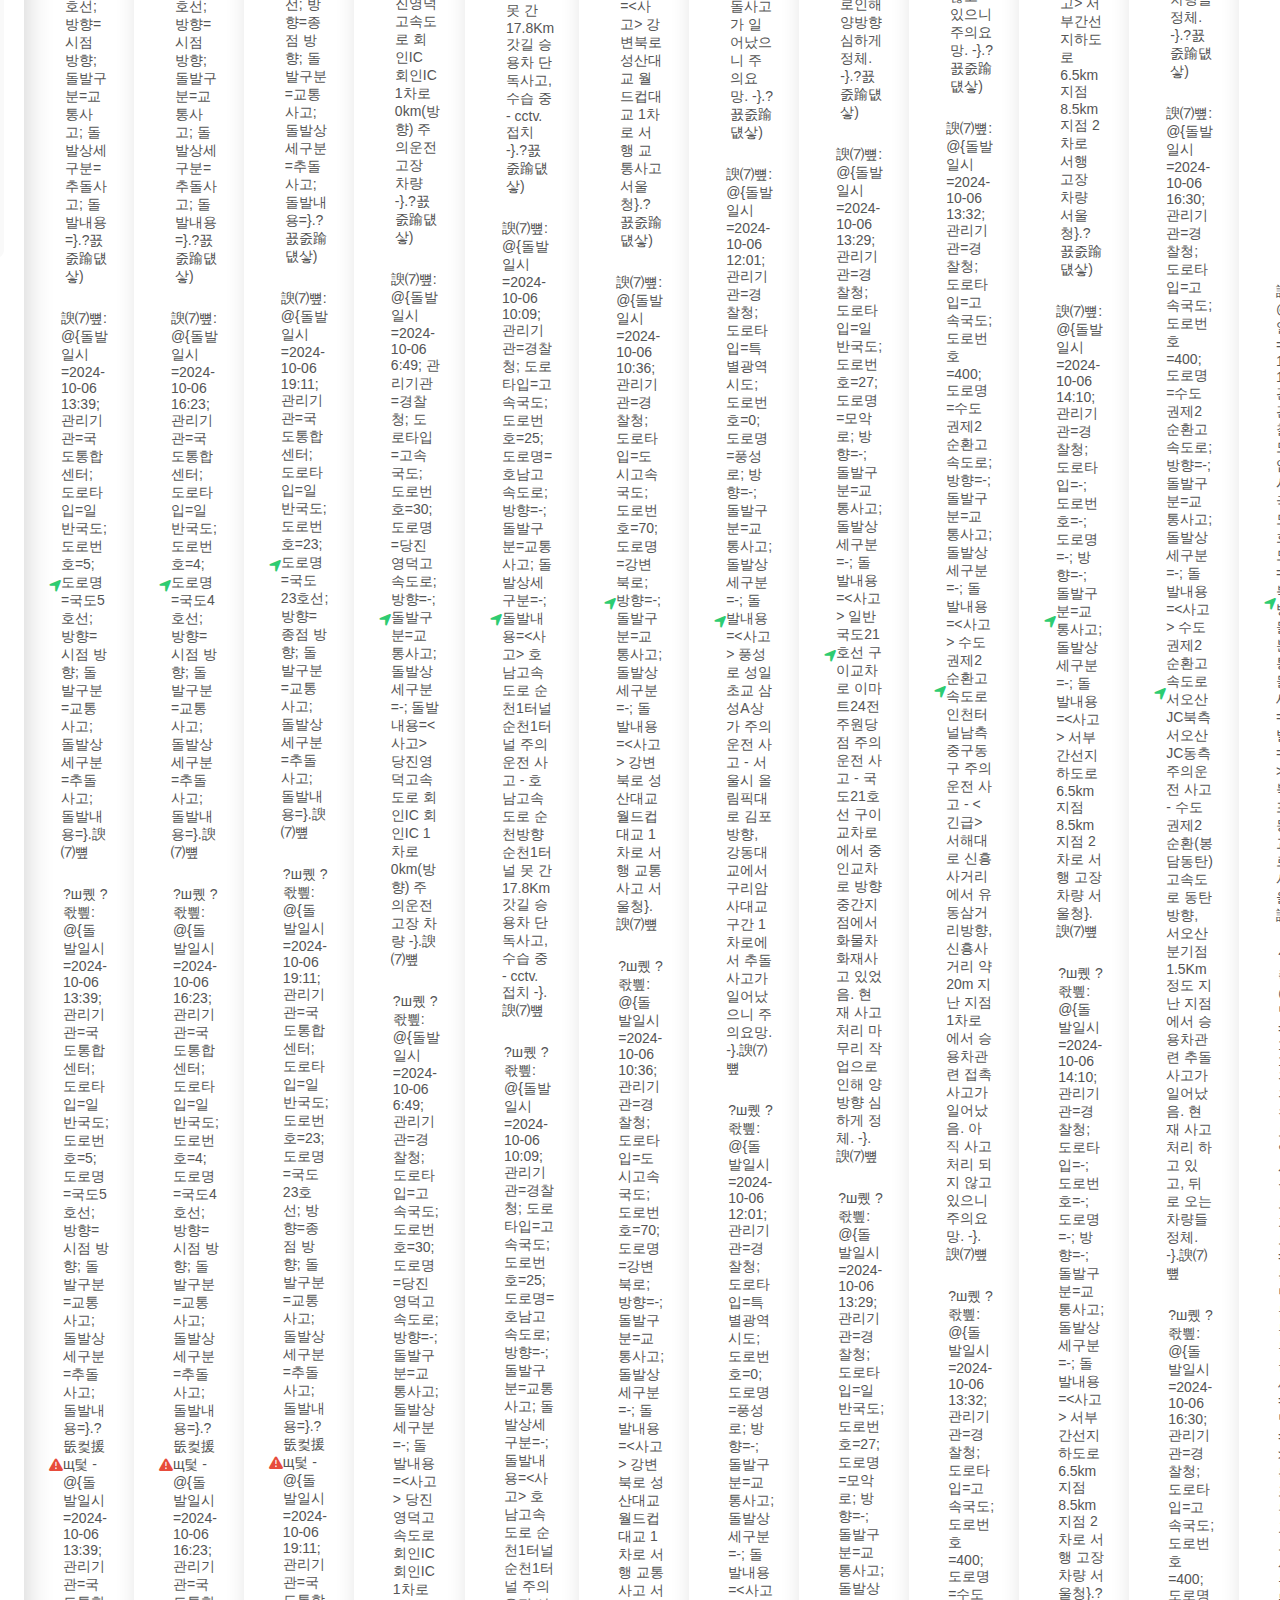
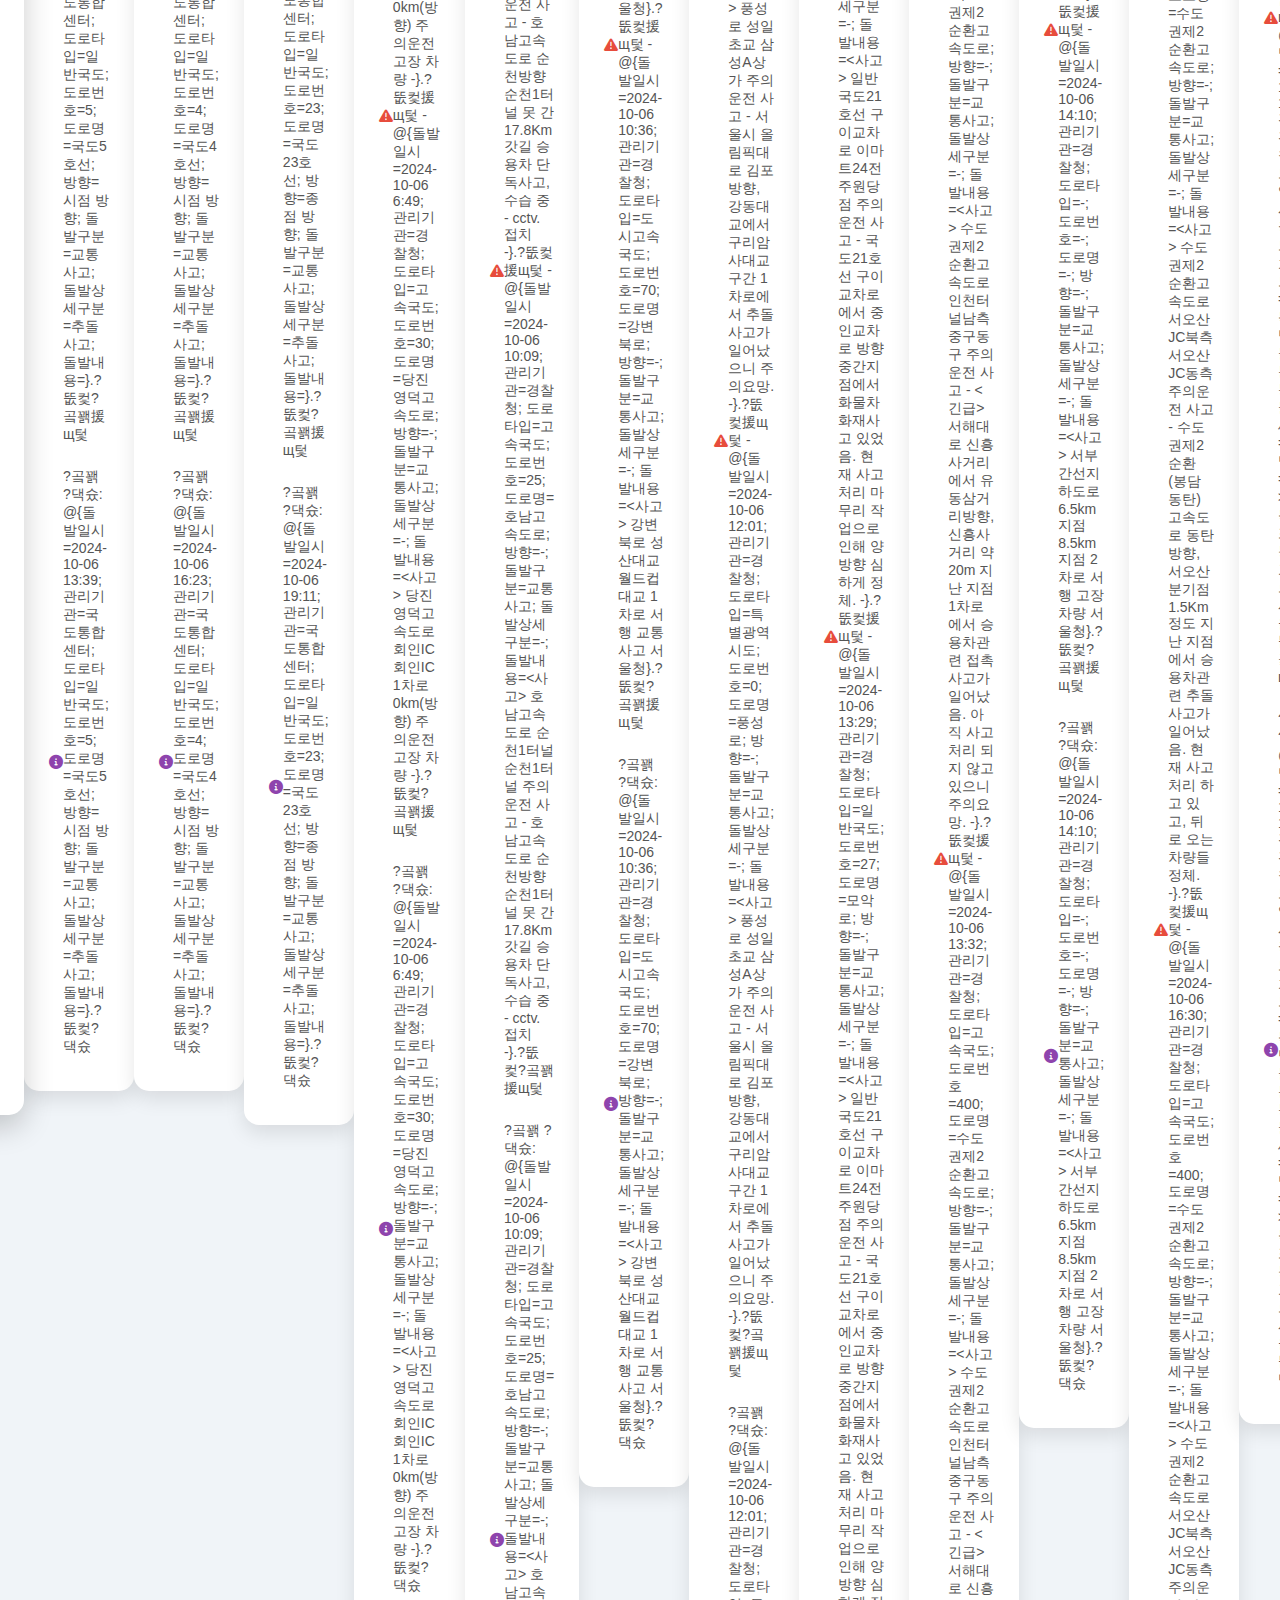
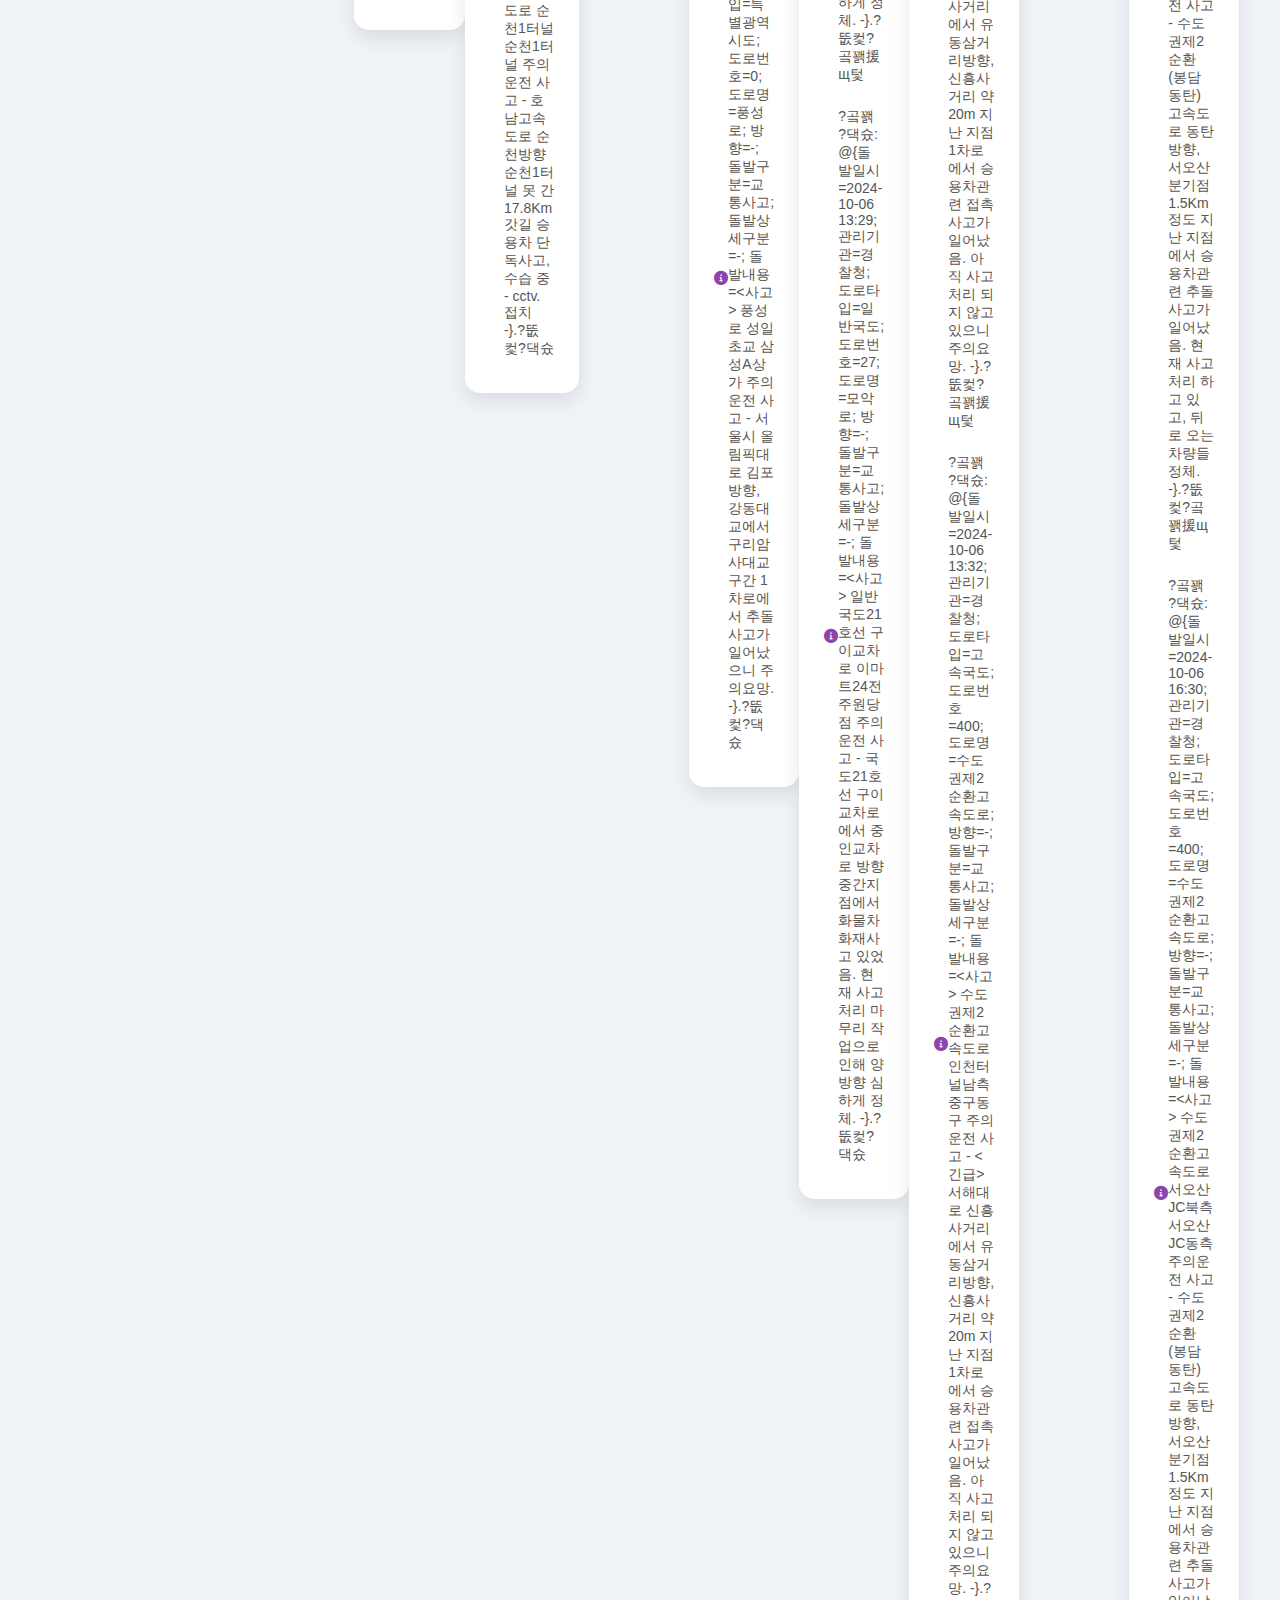
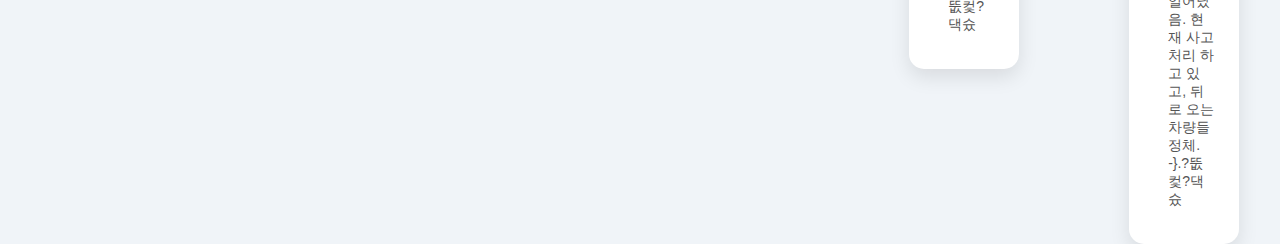
<file: data/output.html>
﻿<!DOCTYPE html>
<html lang="ko">
<head>
  <meta charset="UTF-8">
  <meta name="viewport" content="width=device-width, initial-scale=1.0">
  <title>援먰넻?ш퀬 ?뚮┝</title>
  <!-- Font Awesome 理쒖떊 CSS CDN -->
  <link rel="stylesheet" href="https://cdnjs.cloudflare.com/ajax/libs/font-awesome/6.0.0-beta3/css/all.min.css">
  <style>
    /* ?꾩껜 ?덉씠?꾩썐 */
    body {
      font-family: 'Noto Sans KR', sans-serif;
      background-color: #f0f4f8;
      display: flex;
      justify-content: center;
      align-items: center;
      height: 100vh;
      margin: 0;
    }

    /* ?뚮┝李??ㅽ???*/
    .notification-container {
      background-color: #ffffff;
      border-radius: 15px;
      box-shadow: 0 8px 20px rgba(0, 0, 0, 0.1);
      width: 400px;
      padding: 20px;
      animation: fadeIn 0.5s ease-in-out;
      transition: transform 0.3s ease, box-shadow 0.3s ease;
    }

    /* 諛뺤뒪 ?꾩껜 ?몃쾭 ?④낵 */
    .notification-container:hover {
      transform: translateY(-10px);
      box-shadow: 0 12px 30px rgba(0, 0, 0, 0.2);
    }

    /* ?ㅻ뜑 ?뱀뀡 */
    .notification-header {
      display: flex;
      align-items: center;
      margin-bottom: 15px;
    }

    .notification-icon {
      font-size: 24px;
      color: #e74c3c;
      margin-right: 10px;
    }

    .notification-title {
      font-size: 18px;
      font-weight: bold;
      color: #333;
    }

    /* ?댁슜 ?뱀뀡 */
    .notification-content p {
      font-size: 14px;
      color: #555;
      margin-bottom: 10px;
      display: flex;
      align-items: center;
    }

    .clock-icon { color: #3498db; }
    .road-icon { color: #f39c12; }
    .direction-icon { color: #2ecc71; }
    .warning-icon { color: #e74c3c; }
    .info-icon { color: #8e44ad; }

    /* ?몃쾭 ?④낵 */
    .hover-effect {
      transition: background-color 0.3s ease, transform 0.3s ease;
      border-radius: 8px;
      padding: 5px;
    }

    .hover-effect:hover {
      background-color: #f9f9f9;
      transform: translateY(-3px);
    }

    .hover-effect:hover i {
      transform: scale(1.2);
    }

    @keyframes fadeIn {
      from { opacity: 0; transform: translateY(-10px); }
      to { opacity: 1; transform: translateY(0); }
    }
  </style>
</head>
<body>
    <div class="notification-container">
      <div class="notification-header">
        <i class="fas fa-car-crash notification-icon"></i>
        <h2 class="notification-title">援먰넻?ш퀬 ?뚮┝</h2>
      </div>
      <div class="notification-content">
        <p class="hover-effect"><i class="fas fa-clock clock-icon"></i> ?쒓컙: @{돌발일시=2024-10-06 16:09; 관리기관=한국도로공사; 도로타입=고속국도; 도로번호=25; 도로명=호남선; 방향=논산 방향; 돌발구분=교통사고; 돌발상세구분=사고; 돌발내용=(갓길)승용차단독사고처리중}.?뚮컻?쇱떆</p>
        <p class="hover-effect"><i class="fas fa-road road-icon"></i> ?꾨줈紐? @{돌발일시=2024-10-06 16:09; 관리기관=한국도로공사; 도로타입=고속국도; 도로번호=25; 도로명=호남선; 방향=논산 방향; 돌발구분=교통사고; 돌발상세구분=사고; 돌발내용=(갓길)승용차단독사고처리중}.?꾨줈紐?(?꾨줈踰덊샇: @{돌발일시=2024-10-06 16:09; 관리기관=한국도로공사; 도로타입=고속국도; 도로번호=25; 도로명=호남선; 방향=논산 방향; 돌발구분=교통사고; 돌발상세구분=사고; 돌발내용=(갓길)승용차단독사고처리중}.?꾨줈踰덊샇)</p>
        <p class="hover-effect"><i class="fas fa-location-arrow direction-icon"></i> 諛⑺뼢: @{돌발일시=2024-10-06 16:09; 관리기관=한국도로공사; 도로타입=고속국도; 도로번호=25; 도로명=호남선; 방향=논산 방향; 돌발구분=교통사고; 돌발상세구분=사고; 돌발내용=(갓길)승용차단독사고처리중}.諛⑺뼢</p>
        <p class="hover-effect"><i class="fas fa-exclamation-triangle warning-icon"></i> ?ш퀬 ?좏삎: @{돌발일시=2024-10-06 16:09; 관리기관=한국도로공사; 도로타입=고속국도; 도로번호=25; 도로명=호남선; 방향=논산 방향; 돌발구분=교통사고; 돌발상세구분=사고; 돌발내용=(갓길)승용차단독사고처리중}.?뚮컻援щ텇 - @{돌발일시=2024-10-06 16:09; 관리기관=한국도로공사; 도로타입=고속국도; 도로번호=25; 도로명=호남선; 방향=논산 방향; 돌발구분=교통사고; 돌발상세구분=사고; 돌발내용=(갓길)승용차단독사고처리중}.?뚮컻?곸꽭援щ텇</p>
        <p class="hover-effect"><i class="fas fa-info-circle info-icon"></i> ?곸꽭 ?댁슜: @{돌발일시=2024-10-06 16:09; 관리기관=한국도로공사; 도로타입=고속국도; 도로번호=25; 도로명=호남선; 방향=논산 방향; 돌발구분=교통사고; 돌발상세구분=사고; 돌발내용=(갓길)승용차단독사고처리중}.?뚮컻?댁슜</p>
      </div>
    </div>
    <div class="notification-container">
      <div class="notification-header">
        <i class="fas fa-car-crash notification-icon"></i>
        <h2 class="notification-title">援먰넻?ш퀬 ?뚮┝</h2>
      </div>
      <div class="notification-content">
        <p class="hover-effect"><i class="fas fa-clock clock-icon"></i> ?쒓컙: @{돌발일시=2024-10-06 16:28; 관리기관=한국도로공사; 도로타입=고속국도; 도로번호=55; 도로명=중앙선; 방향=춘천 방향; 돌발구분=교통사고; 돌발상세구분=사고; 돌발내용=(갓길)승용차관련사고처리중}.?뚮컻?쇱떆</p>
        <p class="hover-effect"><i class="fas fa-road road-icon"></i> ?꾨줈紐? @{돌발일시=2024-10-06 16:28; 관리기관=한국도로공사; 도로타입=고속국도; 도로번호=55; 도로명=중앙선; 방향=춘천 방향; 돌발구분=교통사고; 돌발상세구분=사고; 돌발내용=(갓길)승용차관련사고처리중}.?꾨줈紐?(?꾨줈踰덊샇: @{돌발일시=2024-10-06 16:28; 관리기관=한국도로공사; 도로타입=고속국도; 도로번호=55; 도로명=중앙선; 방향=춘천 방향; 돌발구분=교통사고; 돌발상세구분=사고; 돌발내용=(갓길)승용차관련사고처리중}.?꾨줈踰덊샇)</p>
        <p class="hover-effect"><i class="fas fa-location-arrow direction-icon"></i> 諛⑺뼢: @{돌발일시=2024-10-06 16:28; 관리기관=한국도로공사; 도로타입=고속국도; 도로번호=55; 도로명=중앙선; 방향=춘천 방향; 돌발구분=교통사고; 돌발상세구분=사고; 돌발내용=(갓길)승용차관련사고처리중}.諛⑺뼢</p>
        <p class="hover-effect"><i class="fas fa-exclamation-triangle warning-icon"></i> ?ш퀬 ?좏삎: @{돌발일시=2024-10-06 16:28; 관리기관=한국도로공사; 도로타입=고속국도; 도로번호=55; 도로명=중앙선; 방향=춘천 방향; 돌발구분=교통사고; 돌발상세구분=사고; 돌발내용=(갓길)승용차관련사고처리중}.?뚮컻援щ텇 - @{돌발일시=2024-10-06 16:28; 관리기관=한국도로공사; 도로타입=고속국도; 도로번호=55; 도로명=중앙선; 방향=춘천 방향; 돌발구분=교통사고; 돌발상세구분=사고; 돌발내용=(갓길)승용차관련사고처리중}.?뚮컻?곸꽭援щ텇</p>
        <p class="hover-effect"><i class="fas fa-info-circle info-icon"></i> ?곸꽭 ?댁슜: @{돌발일시=2024-10-06 16:28; 관리기관=한국도로공사; 도로타입=고속국도; 도로번호=55; 도로명=중앙선; 방향=춘천 방향; 돌발구분=교통사고; 돌발상세구분=사고; 돌발내용=(갓길)승용차관련사고처리중}.?뚮컻?댁슜</p>
      </div>
    </div>
    <div class="notification-container">
      <div class="notification-header">
        <i class="fas fa-car-crash notification-icon"></i>
        <h2 class="notification-title">援먰넻?ш퀬 ?뚮┝</h2>
      </div>
      <div class="notification-content">
        <p class="hover-effect"><i class="fas fa-clock clock-icon"></i> ?쒓컙: @{돌발일시=2024-10-06 11:12; 관리기관=한국도로공사; 도로타입=고속국도; 도로번호=600; 도로명=부산외곽선; 방향=창원 방향; 돌발구분=교통사고; 돌발상세구분=사고; 돌발내용=(갓길)화물차단독사고처리중}.?뚮컻?쇱떆</p>
        <p class="hover-effect"><i class="fas fa-road road-icon"></i> ?꾨줈紐? @{돌발일시=2024-10-06 11:12; 관리기관=한국도로공사; 도로타입=고속국도; 도로번호=600; 도로명=부산외곽선; 방향=창원 방향; 돌발구분=교통사고; 돌발상세구분=사고; 돌발내용=(갓길)화물차단독사고처리중}.?꾨줈紐?(?꾨줈踰덊샇: @{돌발일시=2024-10-06 11:12; 관리기관=한국도로공사; 도로타입=고속국도; 도로번호=600; 도로명=부산외곽선; 방향=창원 방향; 돌발구분=교통사고; 돌발상세구분=사고; 돌발내용=(갓길)화물차단독사고처리중}.?꾨줈踰덊샇)</p>
        <p class="hover-effect"><i class="fas fa-location-arrow direction-icon"></i> 諛⑺뼢: @{돌발일시=2024-10-06 11:12; 관리기관=한국도로공사; 도로타입=고속국도; 도로번호=600; 도로명=부산외곽선; 방향=창원 방향; 돌발구분=교통사고; 돌발상세구분=사고; 돌발내용=(갓길)화물차단독사고처리중}.諛⑺뼢</p>
        <p class="hover-effect"><i class="fas fa-exclamation-triangle warning-icon"></i> ?ш퀬 ?좏삎: @{돌발일시=2024-10-06 11:12; 관리기관=한국도로공사; 도로타입=고속국도; 도로번호=600; 도로명=부산외곽선; 방향=창원 방향; 돌발구분=교통사고; 돌발상세구분=사고; 돌발내용=(갓길)화물차단독사고처리중}.?뚮컻援щ텇 - @{돌발일시=2024-10-06 11:12; 관리기관=한국도로공사; 도로타입=고속국도; 도로번호=600; 도로명=부산외곽선; 방향=창원 방향; 돌발구분=교통사고; 돌발상세구분=사고; 돌발내용=(갓길)화물차단독사고처리중}.?뚮컻?곸꽭援щ텇</p>
        <p class="hover-effect"><i class="fas fa-info-circle info-icon"></i> ?곸꽭 ?댁슜: @{돌발일시=2024-10-06 11:12; 관리기관=한국도로공사; 도로타입=고속국도; 도로번호=600; 도로명=부산외곽선; 방향=창원 방향; 돌발구분=교통사고; 돌발상세구분=사고; 돌발내용=(갓길)화물차단독사고처리중}.?뚮컻?댁슜</p>
      </div>
    </div>
    <div class="notification-container">
      <div class="notification-header">
        <i class="fas fa-car-crash notification-icon"></i>
        <h2 class="notification-title">援먰넻?ш퀬 ?뚮┝</h2>
      </div>
      <div class="notification-content">
        <p class="hover-effect"><i class="fas fa-clock clock-icon"></i> ?쒓컙: @{돌발일시=2024-10-06 11:54; 관리기관=한국도로공사; 도로타입=고속국도; 도로번호=50; 도로명=영동선; 방향=강릉 방향; 돌발구분=교통사고; 돌발상세구분=사고; 돌발내용=(1,2차로)승용차관련사고처리중}.?뚮컻?쇱떆</p>
        <p class="hover-effect"><i class="fas fa-road road-icon"></i> ?꾨줈紐? @{돌발일시=2024-10-06 11:54; 관리기관=한국도로공사; 도로타입=고속국도; 도로번호=50; 도로명=영동선; 방향=강릉 방향; 돌발구분=교통사고; 돌발상세구분=사고; 돌발내용=(1,2차로)승용차관련사고처리중}.?꾨줈紐?(?꾨줈踰덊샇: @{돌발일시=2024-10-06 11:54; 관리기관=한국도로공사; 도로타입=고속국도; 도로번호=50; 도로명=영동선; 방향=강릉 방향; 돌발구분=교통사고; 돌발상세구분=사고; 돌발내용=(1,2차로)승용차관련사고처리중}.?꾨줈踰덊샇)</p>
        <p class="hover-effect"><i class="fas fa-location-arrow direction-icon"></i> 諛⑺뼢: @{돌발일시=2024-10-06 11:54; 관리기관=한국도로공사; 도로타입=고속국도; 도로번호=50; 도로명=영동선; 방향=강릉 방향; 돌발구분=교통사고; 돌발상세구분=사고; 돌발내용=(1,2차로)승용차관련사고처리중}.諛⑺뼢</p>
        <p class="hover-effect"><i class="fas fa-exclamation-triangle warning-icon"></i> ?ш퀬 ?좏삎: @{돌발일시=2024-10-06 11:54; 관리기관=한국도로공사; 도로타입=고속국도; 도로번호=50; 도로명=영동선; 방향=강릉 방향; 돌발구분=교통사고; 돌발상세구분=사고; 돌발내용=(1,2차로)승용차관련사고처리중}.?뚮컻援щ텇 - @{돌발일시=2024-10-06 11:54; 관리기관=한국도로공사; 도로타입=고속국도; 도로번호=50; 도로명=영동선; 방향=강릉 방향; 돌발구분=교통사고; 돌발상세구분=사고; 돌발내용=(1,2차로)승용차관련사고처리중}.?뚮컻?곸꽭援щ텇</p>
        <p class="hover-effect"><i class="fas fa-info-circle info-icon"></i> ?곸꽭 ?댁슜: @{돌발일시=2024-10-06 11:54; 관리기관=한국도로공사; 도로타입=고속국도; 도로번호=50; 도로명=영동선; 방향=강릉 방향; 돌발구분=교통사고; 돌발상세구분=사고; 돌발내용=(1,2차로)승용차관련사고처리중}.?뚮컻?댁슜</p>
      </div>
    </div>
    <div class="notification-container">
      <div class="notification-header">
        <i class="fas fa-car-crash notification-icon"></i>
        <h2 class="notification-title">援먰넻?ш퀬 ?뚮┝</h2>
      </div>
      <div class="notification-content">
        <p class="hover-effect"><i class="fas fa-clock clock-icon"></i> ?쒓컙: @{돌발일시=2024-10-06 13:18; 관리기관=한국도로공사; 도로타입=고속국도; 도로번호=45; 도로명=중부내륙선; 방향=창원 방향; 돌발구분=교통사고; 돌발상세구분=사고; 돌발내용=(2차로)대형화물차관련사고처리중}.?뚮컻?쇱떆</p>
        <p class="hover-effect"><i class="fas fa-road road-icon"></i> ?꾨줈紐? @{돌발일시=2024-10-06 13:18; 관리기관=한국도로공사; 도로타입=고속국도; 도로번호=45; 도로명=중부내륙선; 방향=창원 방향; 돌발구분=교통사고; 돌발상세구분=사고; 돌발내용=(2차로)대형화물차관련사고처리중}.?꾨줈紐?(?꾨줈踰덊샇: @{돌발일시=2024-10-06 13:18; 관리기관=한국도로공사; 도로타입=고속국도; 도로번호=45; 도로명=중부내륙선; 방향=창원 방향; 돌발구분=교통사고; 돌발상세구분=사고; 돌발내용=(2차로)대형화물차관련사고처리중}.?꾨줈踰덊샇)</p>
        <p class="hover-effect"><i class="fas fa-location-arrow direction-icon"></i> 諛⑺뼢: @{돌발일시=2024-10-06 13:18; 관리기관=한국도로공사; 도로타입=고속국도; 도로번호=45; 도로명=중부내륙선; 방향=창원 방향; 돌발구분=교통사고; 돌발상세구분=사고; 돌발내용=(2차로)대형화물차관련사고처리중}.諛⑺뼢</p>
        <p class="hover-effect"><i class="fas fa-exclamation-triangle warning-icon"></i> ?ш퀬 ?좏삎: @{돌발일시=2024-10-06 13:18; 관리기관=한국도로공사; 도로타입=고속국도; 도로번호=45; 도로명=중부내륙선; 방향=창원 방향; 돌발구분=교통사고; 돌발상세구분=사고; 돌발내용=(2차로)대형화물차관련사고처리중}.?뚮컻援щ텇 - @{돌발일시=2024-10-06 13:18; 관리기관=한국도로공사; 도로타입=고속국도; 도로번호=45; 도로명=중부내륙선; 방향=창원 방향; 돌발구분=교통사고; 돌발상세구분=사고; 돌발내용=(2차로)대형화물차관련사고처리중}.?뚮컻?곸꽭援щ텇</p>
        <p class="hover-effect"><i class="fas fa-info-circle info-icon"></i> ?곸꽭 ?댁슜: @{돌발일시=2024-10-06 13:18; 관리기관=한국도로공사; 도로타입=고속국도; 도로번호=45; 도로명=중부내륙선; 방향=창원 방향; 돌발구분=교통사고; 돌발상세구분=사고; 돌발내용=(2차로)대형화물차관련사고처리중}.?뚮컻?댁슜</p>
      </div>
    </div>
    <div class="notification-container">
      <div class="notification-header">
        <i class="fas fa-car-crash notification-icon"></i>
        <h2 class="notification-title">援먰넻?ш퀬 ?뚮┝</h2>
      </div>
      <div class="notification-content">
        <p class="hover-effect"><i class="fas fa-clock clock-icon"></i> ?쒓컙: @{돌발일시=2024-10-06 18:08; 관리기관=한국도로공사; 도로타입=고속국도; 도로번호=35; 도로명=통영대전선; 방향=대전 방향; 돌발구분=교통사고; 돌발상세구분=사고; 돌발내용=(갓길)승용차관련사고처리중}.?뚮컻?쇱떆</p>
        <p class="hover-effect"><i class="fas fa-road road-icon"></i> ?꾨줈紐? @{돌발일시=2024-10-06 18:08; 관리기관=한국도로공사; 도로타입=고속국도; 도로번호=35; 도로명=통영대전선; 방향=대전 방향; 돌발구분=교통사고; 돌발상세구분=사고; 돌발내용=(갓길)승용차관련사고처리중}.?꾨줈紐?(?꾨줈踰덊샇: @{돌발일시=2024-10-06 18:08; 관리기관=한국도로공사; 도로타입=고속국도; 도로번호=35; 도로명=통영대전선; 방향=대전 방향; 돌발구분=교통사고; 돌발상세구분=사고; 돌발내용=(갓길)승용차관련사고처리중}.?꾨줈踰덊샇)</p>
        <p class="hover-effect"><i class="fas fa-location-arrow direction-icon"></i> 諛⑺뼢: @{돌발일시=2024-10-06 18:08; 관리기관=한국도로공사; 도로타입=고속국도; 도로번호=35; 도로명=통영대전선; 방향=대전 방향; 돌발구분=교통사고; 돌발상세구분=사고; 돌발내용=(갓길)승용차관련사고처리중}.諛⑺뼢</p>
        <p class="hover-effect"><i class="fas fa-exclamation-triangle warning-icon"></i> ?ш퀬 ?좏삎: @{돌발일시=2024-10-06 18:08; 관리기관=한국도로공사; 도로타입=고속국도; 도로번호=35; 도로명=통영대전선; 방향=대전 방향; 돌발구분=교통사고; 돌발상세구분=사고; 돌발내용=(갓길)승용차관련사고처리중}.?뚮컻援щ텇 - @{돌발일시=2024-10-06 18:08; 관리기관=한국도로공사; 도로타입=고속국도; 도로번호=35; 도로명=통영대전선; 방향=대전 방향; 돌발구분=교통사고; 돌발상세구분=사고; 돌발내용=(갓길)승용차관련사고처리중}.?뚮컻?곸꽭援щ텇</p>
        <p class="hover-effect"><i class="fas fa-info-circle info-icon"></i> ?곸꽭 ?댁슜: @{돌발일시=2024-10-06 18:08; 관리기관=한국도로공사; 도로타입=고속국도; 도로번호=35; 도로명=통영대전선; 방향=대전 방향; 돌발구분=교통사고; 돌발상세구분=사고; 돌발내용=(갓길)승용차관련사고처리중}.?뚮컻?댁슜</p>
      </div>
    </div>
    <div class="notification-container">
      <div class="notification-header">
        <i class="fas fa-car-crash notification-icon"></i>
        <h2 class="notification-title">援먰넻?ш퀬 ?뚮┝</h2>
      </div>
      <div class="notification-content">
        <p class="hover-effect"><i class="fas fa-clock clock-icon"></i> ?쒓컙: @{돌발일시=2024-10-06 20:32; 관리기관=한국도로공사; 도로타입=고속국도; 도로번호=1; 도로명=경부선; 방향=서울 방향; 돌발구분=교통사고; 돌발상세구분=사고; 돌발내용=(갓길)사고처리완료}.?뚮컻?쇱떆</p>
        <p class="hover-effect"><i class="fas fa-road road-icon"></i> ?꾨줈紐? @{돌발일시=2024-10-06 20:32; 관리기관=한국도로공사; 도로타입=고속국도; 도로번호=1; 도로명=경부선; 방향=서울 방향; 돌발구분=교통사고; 돌발상세구분=사고; 돌발내용=(갓길)사고처리완료}.?꾨줈紐?(?꾨줈踰덊샇: @{돌발일시=2024-10-06 20:32; 관리기관=한국도로공사; 도로타입=고속국도; 도로번호=1; 도로명=경부선; 방향=서울 방향; 돌발구분=교통사고; 돌발상세구분=사고; 돌발내용=(갓길)사고처리완료}.?꾨줈踰덊샇)</p>
        <p class="hover-effect"><i class="fas fa-location-arrow direction-icon"></i> 諛⑺뼢: @{돌발일시=2024-10-06 20:32; 관리기관=한국도로공사; 도로타입=고속국도; 도로번호=1; 도로명=경부선; 방향=서울 방향; 돌발구분=교통사고; 돌발상세구분=사고; 돌발내용=(갓길)사고처리완료}.諛⑺뼢</p>
        <p class="hover-effect"><i class="fas fa-exclamation-triangle warning-icon"></i> ?ш퀬 ?좏삎: @{돌발일시=2024-10-06 20:32; 관리기관=한국도로공사; 도로타입=고속국도; 도로번호=1; 도로명=경부선; 방향=서울 방향; 돌발구분=교통사고; 돌발상세구분=사고; 돌발내용=(갓길)사고처리완료}.?뚮컻援щ텇 - @{돌발일시=2024-10-06 20:32; 관리기관=한국도로공사; 도로타입=고속국도; 도로번호=1; 도로명=경부선; 방향=서울 방향; 돌발구분=교통사고; 돌발상세구분=사고; 돌발내용=(갓길)사고처리완료}.?뚮컻?곸꽭援щ텇</p>
        <p class="hover-effect"><i class="fas fa-info-circle info-icon"></i> ?곸꽭 ?댁슜: @{돌발일시=2024-10-06 20:32; 관리기관=한국도로공사; 도로타입=고속국도; 도로번호=1; 도로명=경부선; 방향=서울 방향; 돌발구분=교통사고; 돌발상세구분=사고; 돌발내용=(갓길)사고처리완료}.?뚮컻?댁슜</p>
      </div>
    </div>
    <div class="notification-container">
      <div class="notification-header">
        <i class="fas fa-car-crash notification-icon"></i>
        <h2 class="notification-title">援먰넻?ш퀬 ?뚮┝</h2>
      </div>
      <div class="notification-content">
        <p class="hover-effect"><i class="fas fa-clock clock-icon"></i> ?쒓컙: @{돌발일시=2024-10-06 15:12; 관리기관=한국도로공사; 도로타입=고속국도; 도로번호=60; 도로명=서울양양선; 방향=양양 방향; 돌발구분=교통사고; 돌발상세구분=사고; 돌발내용=(1차로)승용차사고처리중}.?뚮컻?쇱떆</p>
        <p class="hover-effect"><i class="fas fa-road road-icon"></i> ?꾨줈紐? @{돌발일시=2024-10-06 15:12; 관리기관=한국도로공사; 도로타입=고속국도; 도로번호=60; 도로명=서울양양선; 방향=양양 방향; 돌발구분=교통사고; 돌발상세구분=사고; 돌발내용=(1차로)승용차사고처리중}.?꾨줈紐?(?꾨줈踰덊샇: @{돌발일시=2024-10-06 15:12; 관리기관=한국도로공사; 도로타입=고속국도; 도로번호=60; 도로명=서울양양선; 방향=양양 방향; 돌발구분=교통사고; 돌발상세구분=사고; 돌발내용=(1차로)승용차사고처리중}.?꾨줈踰덊샇)</p>
        <p class="hover-effect"><i class="fas fa-location-arrow direction-icon"></i> 諛⑺뼢: @{돌발일시=2024-10-06 15:12; 관리기관=한국도로공사; 도로타입=고속국도; 도로번호=60; 도로명=서울양양선; 방향=양양 방향; 돌발구분=교통사고; 돌발상세구분=사고; 돌발내용=(1차로)승용차사고처리중}.諛⑺뼢</p>
        <p class="hover-effect"><i class="fas fa-exclamation-triangle warning-icon"></i> ?ш퀬 ?좏삎: @{돌발일시=2024-10-06 15:12; 관리기관=한국도로공사; 도로타입=고속국도; 도로번호=60; 도로명=서울양양선; 방향=양양 방향; 돌발구분=교통사고; 돌발상세구분=사고; 돌발내용=(1차로)승용차사고처리중}.?뚮컻援щ텇 - @{돌발일시=2024-10-06 15:12; 관리기관=한국도로공사; 도로타입=고속국도; 도로번호=60; 도로명=서울양양선; 방향=양양 방향; 돌발구분=교통사고; 돌발상세구분=사고; 돌발내용=(1차로)승용차사고처리중}.?뚮컻?곸꽭援щ텇</p>
        <p class="hover-effect"><i class="fas fa-info-circle info-icon"></i> ?곸꽭 ?댁슜: @{돌발일시=2024-10-06 15:12; 관리기관=한국도로공사; 도로타입=고속국도; 도로번호=60; 도로명=서울양양선; 방향=양양 방향; 돌발구분=교통사고; 돌발상세구분=사고; 돌발내용=(1차로)승용차사고처리중}.?뚮컻?댁슜</p>
      </div>
    </div>
    <div class="notification-container">
      <div class="notification-header">
        <i class="fas fa-car-crash notification-icon"></i>
        <h2 class="notification-title">援먰넻?ш퀬 ?뚮┝</h2>
      </div>
      <div class="notification-content">
        <p class="hover-effect"><i class="fas fa-clock clock-icon"></i> ?쒓컙: @{돌발일시=2024-10-06 18:04; 관리기관=한국도로공사; 도로타입=고속국도; 도로번호=1; 도로명=경부선; 방향=부산 방향; 돌발구분=교통사고; 돌발상세구분=사고; 돌발내용=(갓길)승용차단독사고처리중}.?뚮컻?쇱떆</p>
        <p class="hover-effect"><i class="fas fa-road road-icon"></i> ?꾨줈紐? @{돌발일시=2024-10-06 18:04; 관리기관=한국도로공사; 도로타입=고속국도; 도로번호=1; 도로명=경부선; 방향=부산 방향; 돌발구분=교통사고; 돌발상세구분=사고; 돌발내용=(갓길)승용차단독사고처리중}.?꾨줈紐?(?꾨줈踰덊샇: @{돌발일시=2024-10-06 18:04; 관리기관=한국도로공사; 도로타입=고속국도; 도로번호=1; 도로명=경부선; 방향=부산 방향; 돌발구분=교통사고; 돌발상세구분=사고; 돌발내용=(갓길)승용차단독사고처리중}.?꾨줈踰덊샇)</p>
        <p class="hover-effect"><i class="fas fa-location-arrow direction-icon"></i> 諛⑺뼢: @{돌발일시=2024-10-06 18:04; 관리기관=한국도로공사; 도로타입=고속국도; 도로번호=1; 도로명=경부선; 방향=부산 방향; 돌발구분=교통사고; 돌발상세구분=사고; 돌발내용=(갓길)승용차단독사고처리중}.諛⑺뼢</p>
        <p class="hover-effect"><i class="fas fa-exclamation-triangle warning-icon"></i> ?ш퀬 ?좏삎: @{돌발일시=2024-10-06 18:04; 관리기관=한국도로공사; 도로타입=고속국도; 도로번호=1; 도로명=경부선; 방향=부산 방향; 돌발구분=교통사고; 돌발상세구분=사고; 돌발내용=(갓길)승용차단독사고처리중}.?뚮컻援щ텇 - @{돌발일시=2024-10-06 18:04; 관리기관=한국도로공사; 도로타입=고속국도; 도로번호=1; 도로명=경부선; 방향=부산 방향; 돌발구분=교통사고; 돌발상세구분=사고; 돌발내용=(갓길)승용차단독사고처리중}.?뚮컻?곸꽭援щ텇</p>
        <p class="hover-effect"><i class="fas fa-info-circle info-icon"></i> ?곸꽭 ?댁슜: @{돌발일시=2024-10-06 18:04; 관리기관=한국도로공사; 도로타입=고속국도; 도로번호=1; 도로명=경부선; 방향=부산 방향; 돌발구분=교통사고; 돌발상세구분=사고; 돌발내용=(갓길)승용차단독사고처리중}.?뚮컻?댁슜</p>
      </div>
    </div>
    <div class="notification-container">
      <div class="notification-header">
        <i class="fas fa-car-crash notification-icon"></i>
        <h2 class="notification-title">援먰넻?ш퀬 ?뚮┝</h2>
      </div>
      <div class="notification-content">
        <p class="hover-effect"><i class="fas fa-clock clock-icon"></i> ?쒓컙: @{돌발일시=2024-10-06 12:50; 관리기관=한국도로공사; 도로타입=고속국도; 도로번호=120; 도로명=경인선; 방향=인천 방향; 돌발구분=교통사고; 돌발상세구분=사고; 돌발내용=(3차로)추돌사고처리중}.?뚮컻?쇱떆</p>
        <p class="hover-effect"><i class="fas fa-road road-icon"></i> ?꾨줈紐? @{돌발일시=2024-10-06 12:50; 관리기관=한국도로공사; 도로타입=고속국도; 도로번호=120; 도로명=경인선; 방향=인천 방향; 돌발구분=교통사고; 돌발상세구분=사고; 돌발내용=(3차로)추돌사고처리중}.?꾨줈紐?(?꾨줈踰덊샇: @{돌발일시=2024-10-06 12:50; 관리기관=한국도로공사; 도로타입=고속국도; 도로번호=120; 도로명=경인선; 방향=인천 방향; 돌발구분=교통사고; 돌발상세구분=사고; 돌발내용=(3차로)추돌사고처리중}.?꾨줈踰덊샇)</p>
        <p class="hover-effect"><i class="fas fa-location-arrow direction-icon"></i> 諛⑺뼢: @{돌발일시=2024-10-06 12:50; 관리기관=한국도로공사; 도로타입=고속국도; 도로번호=120; 도로명=경인선; 방향=인천 방향; 돌발구분=교통사고; 돌발상세구분=사고; 돌발내용=(3차로)추돌사고처리중}.諛⑺뼢</p>
        <p class="hover-effect"><i class="fas fa-exclamation-triangle warning-icon"></i> ?ш퀬 ?좏삎: @{돌발일시=2024-10-06 12:50; 관리기관=한국도로공사; 도로타입=고속국도; 도로번호=120; 도로명=경인선; 방향=인천 방향; 돌발구분=교통사고; 돌발상세구분=사고; 돌발내용=(3차로)추돌사고처리중}.?뚮컻援щ텇 - @{돌발일시=2024-10-06 12:50; 관리기관=한국도로공사; 도로타입=고속국도; 도로번호=120; 도로명=경인선; 방향=인천 방향; 돌발구분=교통사고; 돌발상세구분=사고; 돌발내용=(3차로)추돌사고처리중}.?뚮컻?곸꽭援щ텇</p>
        <p class="hover-effect"><i class="fas fa-info-circle info-icon"></i> ?곸꽭 ?댁슜: @{돌발일시=2024-10-06 12:50; 관리기관=한국도로공사; 도로타입=고속국도; 도로번호=120; 도로명=경인선; 방향=인천 방향; 돌발구분=교통사고; 돌발상세구분=사고; 돌발내용=(3차로)추돌사고처리중}.?뚮컻?댁슜</p>
      </div>
    </div>
    <div class="notification-container">
      <div class="notification-header">
        <i class="fas fa-car-crash notification-icon"></i>
        <h2 class="notification-title">援먰넻?ш퀬 ?뚮┝</h2>
      </div>
      <div class="notification-content">
        <p class="hover-effect"><i class="fas fa-clock clock-icon"></i> ?쒓컙: @{돌발일시=2024-10-06 12:50; 관리기관=한국도로공사; 도로타입=고속국도; 도로번호=120; 도로명=경인선; 방향=인천 방향; 돌발구분=교통사고; 돌발상세구분=사고; 돌발내용=(3차로)추돌사고처리완료}.?뚮컻?쇱떆</p>
        <p class="hover-effect"><i class="fas fa-road road-icon"></i> ?꾨줈紐? @{돌발일시=2024-10-06 12:50; 관리기관=한국도로공사; 도로타입=고속국도; 도로번호=120; 도로명=경인선; 방향=인천 방향; 돌발구분=교통사고; 돌발상세구분=사고; 돌발내용=(3차로)추돌사고처리완료}.?꾨줈紐?(?꾨줈踰덊샇: @{돌발일시=2024-10-06 12:50; 관리기관=한국도로공사; 도로타입=고속국도; 도로번호=120; 도로명=경인선; 방향=인천 방향; 돌발구분=교통사고; 돌발상세구분=사고; 돌발내용=(3차로)추돌사고처리완료}.?꾨줈踰덊샇)</p>
        <p class="hover-effect"><i class="fas fa-location-arrow direction-icon"></i> 諛⑺뼢: @{돌발일시=2024-10-06 12:50; 관리기관=한국도로공사; 도로타입=고속국도; 도로번호=120; 도로명=경인선; 방향=인천 방향; 돌발구분=교통사고; 돌발상세구분=사고; 돌발내용=(3차로)추돌사고처리완료}.諛⑺뼢</p>
        <p class="hover-effect"><i class="fas fa-exclamation-triangle warning-icon"></i> ?ш퀬 ?좏삎: @{돌발일시=2024-10-06 12:50; 관리기관=한국도로공사; 도로타입=고속국도; 도로번호=120; 도로명=경인선; 방향=인천 방향; 돌발구분=교통사고; 돌발상세구분=사고; 돌발내용=(3차로)추돌사고처리완료}.?뚮컻援щ텇 - @{돌발일시=2024-10-06 12:50; 관리기관=한국도로공사; 도로타입=고속국도; 도로번호=120; 도로명=경인선; 방향=인천 방향; 돌발구분=교통사고; 돌발상세구분=사고; 돌발내용=(3차로)추돌사고처리완료}.?뚮컻?곸꽭援щ텇</p>
        <p class="hover-effect"><i class="fas fa-info-circle info-icon"></i> ?곸꽭 ?댁슜: @{돌발일시=2024-10-06 12:50; 관리기관=한국도로공사; 도로타입=고속국도; 도로번호=120; 도로명=경인선; 방향=인천 방향; 돌발구분=교통사고; 돌발상세구분=사고; 돌발내용=(3차로)추돌사고처리완료}.?뚮컻?댁슜</p>
      </div>
    </div>
    <div class="notification-container">
      <div class="notification-header">
        <i class="fas fa-car-crash notification-icon"></i>
        <h2 class="notification-title">援먰넻?ш퀬 ?뚮┝</h2>
      </div>
      <div class="notification-content">
        <p class="hover-effect"><i class="fas fa-clock clock-icon"></i> ?쒓컙: @{돌발일시=2024-10-06 19:21; 관리기관=한국도로공사; 도로타입=고속국도; 도로번호=35; 도로명=중부선; 방향=남이 방향; 돌발구분=교통사고; 돌발상세구분=사고; 돌발내용=(1차로)승용차관련사고처리중}.?뚮컻?쇱떆</p>
        <p class="hover-effect"><i class="fas fa-road road-icon"></i> ?꾨줈紐? @{돌발일시=2024-10-06 19:21; 관리기관=한국도로공사; 도로타입=고속국도; 도로번호=35; 도로명=중부선; 방향=남이 방향; 돌발구분=교통사고; 돌발상세구분=사고; 돌발내용=(1차로)승용차관련사고처리중}.?꾨줈紐?(?꾨줈踰덊샇: @{돌발일시=2024-10-06 19:21; 관리기관=한국도로공사; 도로타입=고속국도; 도로번호=35; 도로명=중부선; 방향=남이 방향; 돌발구분=교통사고; 돌발상세구분=사고; 돌발내용=(1차로)승용차관련사고처리중}.?꾨줈踰덊샇)</p>
        <p class="hover-effect"><i class="fas fa-location-arrow direction-icon"></i> 諛⑺뼢: @{돌발일시=2024-10-06 19:21; 관리기관=한국도로공사; 도로타입=고속국도; 도로번호=35; 도로명=중부선; 방향=남이 방향; 돌발구분=교통사고; 돌발상세구분=사고; 돌발내용=(1차로)승용차관련사고처리중}.諛⑺뼢</p>
        <p class="hover-effect"><i class="fas fa-exclamation-triangle warning-icon"></i> ?ш퀬 ?좏삎: @{돌발일시=2024-10-06 19:21; 관리기관=한국도로공사; 도로타입=고속국도; 도로번호=35; 도로명=중부선; 방향=남이 방향; 돌발구분=교통사고; 돌발상세구분=사고; 돌발내용=(1차로)승용차관련사고처리중}.?뚮컻援щ텇 - @{돌발일시=2024-10-06 19:21; 관리기관=한국도로공사; 도로타입=고속국도; 도로번호=35; 도로명=중부선; 방향=남이 방향; 돌발구분=교통사고; 돌발상세구분=사고; 돌발내용=(1차로)승용차관련사고처리중}.?뚮컻?곸꽭援щ텇</p>
        <p class="hover-effect"><i class="fas fa-info-circle info-icon"></i> ?곸꽭 ?댁슜: @{돌발일시=2024-10-06 19:21; 관리기관=한국도로공사; 도로타입=고속국도; 도로번호=35; 도로명=중부선; 방향=남이 방향; 돌발구분=교통사고; 돌발상세구분=사고; 돌발내용=(1차로)승용차관련사고처리중}.?뚮컻?댁슜</p>
      </div>
    </div>
    <div class="notification-container">
      <div class="notification-header">
        <i class="fas fa-car-crash notification-icon"></i>
        <h2 class="notification-title">援먰넻?ш퀬 ?뚮┝</h2>
      </div>
      <div class="notification-content">
        <p class="hover-effect"><i class="fas fa-clock clock-icon"></i> ?쒓컙: @{돌발일시=2024-10-06 14:51; 관리기관=한국도로공사; 도로타입=고속국도; 도로번호=12; 도로명=광주대구선; 방향=광주 방향; 돌발구분=교통사고; 돌발상세구분=사고; 돌발내용=(1차로)승용차관련사고처리중}.?뚮컻?쇱떆</p>
        <p class="hover-effect"><i class="fas fa-road road-icon"></i> ?꾨줈紐? @{돌발일시=2024-10-06 14:51; 관리기관=한국도로공사; 도로타입=고속국도; 도로번호=12; 도로명=광주대구선; 방향=광주 방향; 돌발구분=교통사고; 돌발상세구분=사고; 돌발내용=(1차로)승용차관련사고처리중}.?꾨줈紐?(?꾨줈踰덊샇: @{돌발일시=2024-10-06 14:51; 관리기관=한국도로공사; 도로타입=고속국도; 도로번호=12; 도로명=광주대구선; 방향=광주 방향; 돌발구분=교통사고; 돌발상세구분=사고; 돌발내용=(1차로)승용차관련사고처리중}.?꾨줈踰덊샇)</p>
        <p class="hover-effect"><i class="fas fa-location-arrow direction-icon"></i> 諛⑺뼢: @{돌발일시=2024-10-06 14:51; 관리기관=한국도로공사; 도로타입=고속국도; 도로번호=12; 도로명=광주대구선; 방향=광주 방향; 돌발구분=교통사고; 돌발상세구분=사고; 돌발내용=(1차로)승용차관련사고처리중}.諛⑺뼢</p>
        <p class="hover-effect"><i class="fas fa-exclamation-triangle warning-icon"></i> ?ш퀬 ?좏삎: @{돌발일시=2024-10-06 14:51; 관리기관=한국도로공사; 도로타입=고속국도; 도로번호=12; 도로명=광주대구선; 방향=광주 방향; 돌발구분=교통사고; 돌발상세구분=사고; 돌발내용=(1차로)승용차관련사고처리중}.?뚮컻援щ텇 - @{돌발일시=2024-10-06 14:51; 관리기관=한국도로공사; 도로타입=고속국도; 도로번호=12; 도로명=광주대구선; 방향=광주 방향; 돌발구분=교통사고; 돌발상세구분=사고; 돌발내용=(1차로)승용차관련사고처리중}.?뚮컻?곸꽭援щ텇</p>
        <p class="hover-effect"><i class="fas fa-info-circle info-icon"></i> ?곸꽭 ?댁슜: @{돌발일시=2024-10-06 14:51; 관리기관=한국도로공사; 도로타입=고속국도; 도로번호=12; 도로명=광주대구선; 방향=광주 방향; 돌발구분=교통사고; 돌발상세구분=사고; 돌발내용=(1차로)승용차관련사고처리중}.?뚮컻?댁슜</p>
      </div>
    </div>
    <div class="notification-container">
      <div class="notification-header">
        <i class="fas fa-car-crash notification-icon"></i>
        <h2 class="notification-title">援먰넻?ш퀬 ?뚮┝</h2>
      </div>
      <div class="notification-content">
        <p class="hover-effect"><i class="fas fa-clock clock-icon"></i> ?쒓컙: @{돌발일시=2024-10-06 11:47; 관리기관=한국도로공사; 도로타입=고속국도; 도로번호=451; 도로명=중부내륙지선; 방향=창원 방향; 돌발구분=교통사고; 돌발상세구분=사고; 돌발내용=(2차로)승용차사고처리중}.?뚮컻?쇱떆</p>
        <p class="hover-effect"><i class="fas fa-road road-icon"></i> ?꾨줈紐? @{돌발일시=2024-10-06 11:47; 관리기관=한국도로공사; 도로타입=고속국도; 도로번호=451; 도로명=중부내륙지선; 방향=창원 방향; 돌발구분=교통사고; 돌발상세구분=사고; 돌발내용=(2차로)승용차사고처리중}.?꾨줈紐?(?꾨줈踰덊샇: @{돌발일시=2024-10-06 11:47; 관리기관=한국도로공사; 도로타입=고속국도; 도로번호=451; 도로명=중부내륙지선; 방향=창원 방향; 돌발구분=교통사고; 돌발상세구분=사고; 돌발내용=(2차로)승용차사고처리중}.?꾨줈踰덊샇)</p>
        <p class="hover-effect"><i class="fas fa-location-arrow direction-icon"></i> 諛⑺뼢: @{돌발일시=2024-10-06 11:47; 관리기관=한국도로공사; 도로타입=고속국도; 도로번호=451; 도로명=중부내륙지선; 방향=창원 방향; 돌발구분=교통사고; 돌발상세구분=사고; 돌발내용=(2차로)승용차사고처리중}.諛⑺뼢</p>
        <p class="hover-effect"><i class="fas fa-exclamation-triangle warning-icon"></i> ?ш퀬 ?좏삎: @{돌발일시=2024-10-06 11:47; 관리기관=한국도로공사; 도로타입=고속국도; 도로번호=451; 도로명=중부내륙지선; 방향=창원 방향; 돌발구분=교통사고; 돌발상세구분=사고; 돌발내용=(2차로)승용차사고처리중}.?뚮컻援щ텇 - @{돌발일시=2024-10-06 11:47; 관리기관=한국도로공사; 도로타입=고속국도; 도로번호=451; 도로명=중부내륙지선; 방향=창원 방향; 돌발구분=교통사고; 돌발상세구분=사고; 돌발내용=(2차로)승용차사고처리중}.?뚮컻?곸꽭援щ텇</p>
        <p class="hover-effect"><i class="fas fa-info-circle info-icon"></i> ?곸꽭 ?댁슜: @{돌발일시=2024-10-06 11:47; 관리기관=한국도로공사; 도로타입=고속국도; 도로번호=451; 도로명=중부내륙지선; 방향=창원 방향; 돌발구분=교통사고; 돌발상세구분=사고; 돌발내용=(2차로)승용차사고처리중}.?뚮컻?댁슜</p>
      </div>
    </div>
    <div class="notification-container">
      <div class="notification-header">
        <i class="fas fa-car-crash notification-icon"></i>
        <h2 class="notification-title">援먰넻?ш퀬 ?뚮┝</h2>
      </div>
      <div class="notification-content">
        <p class="hover-effect"><i class="fas fa-clock clock-icon"></i> ?쒓컙: @{돌발일시=2024-10-06 16:06; 관리기관=한국도로공사; 도로타입=고속국도; 도로번호=551; 도로명=중앙선지선; 방향=양산 방향; 돌발구분=교통사고; 돌발상세구분=사고; 돌발내용=(4차로)1톤화물차관련사고처리중}.?뚮컻?쇱떆</p>
        <p class="hover-effect"><i class="fas fa-road road-icon"></i> ?꾨줈紐? @{돌발일시=2024-10-06 16:06; 관리기관=한국도로공사; 도로타입=고속국도; 도로번호=551; 도로명=중앙선지선; 방향=양산 방향; 돌발구분=교통사고; 돌발상세구분=사고; 돌발내용=(4차로)1톤화물차관련사고처리중}.?꾨줈紐?(?꾨줈踰덊샇: @{돌발일시=2024-10-06 16:06; 관리기관=한국도로공사; 도로타입=고속국도; 도로번호=551; 도로명=중앙선지선; 방향=양산 방향; 돌발구분=교통사고; 돌발상세구분=사고; 돌발내용=(4차로)1톤화물차관련사고처리중}.?꾨줈踰덊샇)</p>
        <p class="hover-effect"><i class="fas fa-location-arrow direction-icon"></i> 諛⑺뼢: @{돌발일시=2024-10-06 16:06; 관리기관=한국도로공사; 도로타입=고속국도; 도로번호=551; 도로명=중앙선지선; 방향=양산 방향; 돌발구분=교통사고; 돌발상세구분=사고; 돌발내용=(4차로)1톤화물차관련사고처리중}.諛⑺뼢</p>
        <p class="hover-effect"><i class="fas fa-exclamation-triangle warning-icon"></i> ?ш퀬 ?좏삎: @{돌발일시=2024-10-06 16:06; 관리기관=한국도로공사; 도로타입=고속국도; 도로번호=551; 도로명=중앙선지선; 방향=양산 방향; 돌발구분=교통사고; 돌발상세구분=사고; 돌발내용=(4차로)1톤화물차관련사고처리중}.?뚮컻援щ텇 - @{돌발일시=2024-10-06 16:06; 관리기관=한국도로공사; 도로타입=고속국도; 도로번호=551; 도로명=중앙선지선; 방향=양산 방향; 돌발구분=교통사고; 돌발상세구분=사고; 돌발내용=(4차로)1톤화물차관련사고처리중}.?뚮컻?곸꽭援щ텇</p>
        <p class="hover-effect"><i class="fas fa-info-circle info-icon"></i> ?곸꽭 ?댁슜: @{돌발일시=2024-10-06 16:06; 관리기관=한국도로공사; 도로타입=고속국도; 도로번호=551; 도로명=중앙선지선; 방향=양산 방향; 돌발구분=교통사고; 돌발상세구분=사고; 돌발내용=(4차로)1톤화물차관련사고처리중}.?뚮컻?댁슜</p>
      </div>
    </div>
    <div class="notification-container">
      <div class="notification-header">
        <i class="fas fa-car-crash notification-icon"></i>
        <h2 class="notification-title">援먰넻?ш퀬 ?뚮┝</h2>
      </div>
      <div class="notification-content">
        <p class="hover-effect"><i class="fas fa-clock clock-icon"></i> ?쒓컙: @{돌발일시=2024-10-06 16:17; 관리기관=한국도로공사; 도로타입=고속국도; 도로번호=50; 도로명=영동선; 방향=강릉 방향; 돌발구분=교통사고; 돌발상세구분=사고; 돌발내용=(1차로)승용차관련사고처리중}.?뚮컻?쇱떆</p>
        <p class="hover-effect"><i class="fas fa-road road-icon"></i> ?꾨줈紐? @{돌발일시=2024-10-06 16:17; 관리기관=한국도로공사; 도로타입=고속국도; 도로번호=50; 도로명=영동선; 방향=강릉 방향; 돌발구분=교통사고; 돌발상세구분=사고; 돌발내용=(1차로)승용차관련사고처리중}.?꾨줈紐?(?꾨줈踰덊샇: @{돌발일시=2024-10-06 16:17; 관리기관=한국도로공사; 도로타입=고속국도; 도로번호=50; 도로명=영동선; 방향=강릉 방향; 돌발구분=교통사고; 돌발상세구분=사고; 돌발내용=(1차로)승용차관련사고처리중}.?꾨줈踰덊샇)</p>
        <p class="hover-effect"><i class="fas fa-location-arrow direction-icon"></i> 諛⑺뼢: @{돌발일시=2024-10-06 16:17; 관리기관=한국도로공사; 도로타입=고속국도; 도로번호=50; 도로명=영동선; 방향=강릉 방향; 돌발구분=교통사고; 돌발상세구분=사고; 돌발내용=(1차로)승용차관련사고처리중}.諛⑺뼢</p>
        <p class="hover-effect"><i class="fas fa-exclamation-triangle warning-icon"></i> ?ш퀬 ?좏삎: @{돌발일시=2024-10-06 16:17; 관리기관=한국도로공사; 도로타입=고속국도; 도로번호=50; 도로명=영동선; 방향=강릉 방향; 돌발구분=교통사고; 돌발상세구분=사고; 돌발내용=(1차로)승용차관련사고처리중}.?뚮컻援щ텇 - @{돌발일시=2024-10-06 16:17; 관리기관=한국도로공사; 도로타입=고속국도; 도로번호=50; 도로명=영동선; 방향=강릉 방향; 돌발구분=교통사고; 돌발상세구분=사고; 돌발내용=(1차로)승용차관련사고처리중}.?뚮컻?곸꽭援щ텇</p>
        <p class="hover-effect"><i class="fas fa-info-circle info-icon"></i> ?곸꽭 ?댁슜: @{돌발일시=2024-10-06 16:17; 관리기관=한국도로공사; 도로타입=고속국도; 도로번호=50; 도로명=영동선; 방향=강릉 방향; 돌발구분=교통사고; 돌발상세구분=사고; 돌발내용=(1차로)승용차관련사고처리중}.?뚮컻?댁슜</p>
      </div>
    </div>
    <div class="notification-container">
      <div class="notification-header">
        <i class="fas fa-car-crash notification-icon"></i>
        <h2 class="notification-title">援먰넻?ш퀬 ?뚮┝</h2>
      </div>
      <div class="notification-content">
        <p class="hover-effect"><i class="fas fa-clock clock-icon"></i> ?쒓컙: @{돌발일시=2024-10-06 19:21; 관리기관=한국도로공사; 도로타입=고속국도; 도로번호=60; 도로명=서울양양선; 방향=양양 방향; 돌발구분=교통사고; 돌발상세구분=사고; 돌발내용=(1차로)승용차관련사고처리중}.?뚮컻?쇱떆</p>
        <p class="hover-effect"><i class="fas fa-road road-icon"></i> ?꾨줈紐? @{돌발일시=2024-10-06 19:21; 관리기관=한국도로공사; 도로타입=고속국도; 도로번호=60; 도로명=서울양양선; 방향=양양 방향; 돌발구분=교통사고; 돌발상세구분=사고; 돌발내용=(1차로)승용차관련사고처리중}.?꾨줈紐?(?꾨줈踰덊샇: @{돌발일시=2024-10-06 19:21; 관리기관=한국도로공사; 도로타입=고속국도; 도로번호=60; 도로명=서울양양선; 방향=양양 방향; 돌발구분=교통사고; 돌발상세구분=사고; 돌발내용=(1차로)승용차관련사고처리중}.?꾨줈踰덊샇)</p>
        <p class="hover-effect"><i class="fas fa-location-arrow direction-icon"></i> 諛⑺뼢: @{돌발일시=2024-10-06 19:21; 관리기관=한국도로공사; 도로타입=고속국도; 도로번호=60; 도로명=서울양양선; 방향=양양 방향; 돌발구분=교통사고; 돌발상세구분=사고; 돌발내용=(1차로)승용차관련사고처리중}.諛⑺뼢</p>
        <p class="hover-effect"><i class="fas fa-exclamation-triangle warning-icon"></i> ?ш퀬 ?좏삎: @{돌발일시=2024-10-06 19:21; 관리기관=한국도로공사; 도로타입=고속국도; 도로번호=60; 도로명=서울양양선; 방향=양양 방향; 돌발구분=교통사고; 돌발상세구분=사고; 돌발내용=(1차로)승용차관련사고처리중}.?뚮컻援щ텇 - @{돌발일시=2024-10-06 19:21; 관리기관=한국도로공사; 도로타입=고속국도; 도로번호=60; 도로명=서울양양선; 방향=양양 방향; 돌발구분=교통사고; 돌발상세구분=사고; 돌발내용=(1차로)승용차관련사고처리중}.?뚮컻?곸꽭援щ텇</p>
        <p class="hover-effect"><i class="fas fa-info-circle info-icon"></i> ?곸꽭 ?댁슜: @{돌발일시=2024-10-06 19:21; 관리기관=한국도로공사; 도로타입=고속국도; 도로번호=60; 도로명=서울양양선; 방향=양양 방향; 돌발구분=교통사고; 돌발상세구분=사고; 돌발내용=(1차로)승용차관련사고처리중}.?뚮컻?댁슜</p>
      </div>
    </div>
    <div class="notification-container">
      <div class="notification-header">
        <i class="fas fa-car-crash notification-icon"></i>
        <h2 class="notification-title">援먰넻?ш퀬 ?뚮┝</h2>
      </div>
      <div class="notification-content">
        <p class="hover-effect"><i class="fas fa-clock clock-icon"></i> ?쒓컙: @{돌발일시=2024-10-06 15:49; 관리기관=한국도로공사; 도로타입=고속국도; 도로번호=10; 도로명=남해선(순천-부산); 방향=순천 방향; 돌발구분=교통사고; 돌발상세구분=사고; 돌발내용=(갓길)승용차관련사고처리중}.?뚮컻?쇱떆</p>
        <p class="hover-effect"><i class="fas fa-road road-icon"></i> ?꾨줈紐? @{돌발일시=2024-10-06 15:49; 관리기관=한국도로공사; 도로타입=고속국도; 도로번호=10; 도로명=남해선(순천-부산); 방향=순천 방향; 돌발구분=교통사고; 돌발상세구분=사고; 돌발내용=(갓길)승용차관련사고처리중}.?꾨줈紐?(?꾨줈踰덊샇: @{돌발일시=2024-10-06 15:49; 관리기관=한국도로공사; 도로타입=고속국도; 도로번호=10; 도로명=남해선(순천-부산); 방향=순천 방향; 돌발구분=교통사고; 돌발상세구분=사고; 돌발내용=(갓길)승용차관련사고처리중}.?꾨줈踰덊샇)</p>
        <p class="hover-effect"><i class="fas fa-location-arrow direction-icon"></i> 諛⑺뼢: @{돌발일시=2024-10-06 15:49; 관리기관=한국도로공사; 도로타입=고속국도; 도로번호=10; 도로명=남해선(순천-부산); 방향=순천 방향; 돌발구분=교통사고; 돌발상세구분=사고; 돌발내용=(갓길)승용차관련사고처리중}.諛⑺뼢</p>
        <p class="hover-effect"><i class="fas fa-exclamation-triangle warning-icon"></i> ?ш퀬 ?좏삎: @{돌발일시=2024-10-06 15:49; 관리기관=한국도로공사; 도로타입=고속국도; 도로번호=10; 도로명=남해선(순천-부산); 방향=순천 방향; 돌발구분=교통사고; 돌발상세구분=사고; 돌발내용=(갓길)승용차관련사고처리중}.?뚮컻援щ텇 - @{돌발일시=2024-10-06 15:49; 관리기관=한국도로공사; 도로타입=고속국도; 도로번호=10; 도로명=남해선(순천-부산); 방향=순천 방향; 돌발구분=교통사고; 돌발상세구분=사고; 돌발내용=(갓길)승용차관련사고처리중}.?뚮컻?곸꽭援щ텇</p>
        <p class="hover-effect"><i class="fas fa-info-circle info-icon"></i> ?곸꽭 ?댁슜: @{돌발일시=2024-10-06 15:49; 관리기관=한국도로공사; 도로타입=고속국도; 도로번호=10; 도로명=남해선(순천-부산); 방향=순천 방향; 돌발구분=교통사고; 돌발상세구분=사고; 돌발내용=(갓길)승용차관련사고처리중}.?뚮컻?댁슜</p>
      </div>
    </div>
    <div class="notification-container">
      <div class="notification-header">
        <i class="fas fa-car-crash notification-icon"></i>
        <h2 class="notification-title">援먰넻?ш퀬 ?뚮┝</h2>
      </div>
      <div class="notification-content">
        <p class="hover-effect"><i class="fas fa-clock clock-icon"></i> ?쒓컙: @{돌발일시=2024-10-06 16:40; 관리기관=한국도로공사; 도로타입=고속국도; 도로번호=30; 도로명=당진대전선; 방향=당진 방향; 돌발구분=교통사고; 돌발상세구분=사고; 돌발내용=(1차로)승용차사고처리중}.?뚮컻?쇱떆</p>
        <p class="hover-effect"><i class="fas fa-road road-icon"></i> ?꾨줈紐? @{돌발일시=2024-10-06 16:40; 관리기관=한국도로공사; 도로타입=고속국도; 도로번호=30; 도로명=당진대전선; 방향=당진 방향; 돌발구분=교통사고; 돌발상세구분=사고; 돌발내용=(1차로)승용차사고처리중}.?꾨줈紐?(?꾨줈踰덊샇: @{돌발일시=2024-10-06 16:40; 관리기관=한국도로공사; 도로타입=고속국도; 도로번호=30; 도로명=당진대전선; 방향=당진 방향; 돌발구분=교통사고; 돌발상세구분=사고; 돌발내용=(1차로)승용차사고처리중}.?꾨줈踰덊샇)</p>
        <p class="hover-effect"><i class="fas fa-location-arrow direction-icon"></i> 諛⑺뼢: @{돌발일시=2024-10-06 16:40; 관리기관=한국도로공사; 도로타입=고속국도; 도로번호=30; 도로명=당진대전선; 방향=당진 방향; 돌발구분=교통사고; 돌발상세구분=사고; 돌발내용=(1차로)승용차사고처리중}.諛⑺뼢</p>
        <p class="hover-effect"><i class="fas fa-exclamation-triangle warning-icon"></i> ?ш퀬 ?좏삎: @{돌발일시=2024-10-06 16:40; 관리기관=한국도로공사; 도로타입=고속국도; 도로번호=30; 도로명=당진대전선; 방향=당진 방향; 돌발구분=교통사고; 돌발상세구분=사고; 돌발내용=(1차로)승용차사고처리중}.?뚮컻援щ텇 - @{돌발일시=2024-10-06 16:40; 관리기관=한국도로공사; 도로타입=고속국도; 도로번호=30; 도로명=당진대전선; 방향=당진 방향; 돌발구분=교통사고; 돌발상세구분=사고; 돌발내용=(1차로)승용차사고처리중}.?뚮컻?곸꽭援щ텇</p>
        <p class="hover-effect"><i class="fas fa-info-circle info-icon"></i> ?곸꽭 ?댁슜: @{돌발일시=2024-10-06 16:40; 관리기관=한국도로공사; 도로타입=고속국도; 도로번호=30; 도로명=당진대전선; 방향=당진 방향; 돌발구분=교통사고; 돌발상세구분=사고; 돌발내용=(1차로)승용차사고처리중}.?뚮컻?댁슜</p>
      </div>
    </div>
    <div class="notification-container">
      <div class="notification-header">
        <i class="fas fa-car-crash notification-icon"></i>
        <h2 class="notification-title">援먰넻?ш퀬 ?뚮┝</h2>
      </div>
      <div class="notification-content">
        <p class="hover-effect"><i class="fas fa-clock clock-icon"></i> ?쒓컙: @{돌발일시=2024-10-06 10:30; 관리기관=한국도로공사; 도로타입=고속국도; 도로번호=1; 도로명=경부선; 방향=서울 방향; 돌발구분=교통사고; 돌발상세구분=사고; 돌발내용=(진출로갓길)승용차단독사고처리중}.?뚮컻?쇱떆</p>
        <p class="hover-effect"><i class="fas fa-road road-icon"></i> ?꾨줈紐? @{돌발일시=2024-10-06 10:30; 관리기관=한국도로공사; 도로타입=고속국도; 도로번호=1; 도로명=경부선; 방향=서울 방향; 돌발구분=교통사고; 돌발상세구분=사고; 돌발내용=(진출로갓길)승용차단독사고처리중}.?꾨줈紐?(?꾨줈踰덊샇: @{돌발일시=2024-10-06 10:30; 관리기관=한국도로공사; 도로타입=고속국도; 도로번호=1; 도로명=경부선; 방향=서울 방향; 돌발구분=교통사고; 돌발상세구분=사고; 돌발내용=(진출로갓길)승용차단독사고처리중}.?꾨줈踰덊샇)</p>
        <p class="hover-effect"><i class="fas fa-location-arrow direction-icon"></i> 諛⑺뼢: @{돌발일시=2024-10-06 10:30; 관리기관=한국도로공사; 도로타입=고속국도; 도로번호=1; 도로명=경부선; 방향=서울 방향; 돌발구분=교통사고; 돌발상세구분=사고; 돌발내용=(진출로갓길)승용차단독사고처리중}.諛⑺뼢</p>
        <p class="hover-effect"><i class="fas fa-exclamation-triangle warning-icon"></i> ?ш퀬 ?좏삎: @{돌발일시=2024-10-06 10:30; 관리기관=한국도로공사; 도로타입=고속국도; 도로번호=1; 도로명=경부선; 방향=서울 방향; 돌발구분=교통사고; 돌발상세구분=사고; 돌발내용=(진출로갓길)승용차단독사고처리중}.?뚮컻援щ텇 - @{돌발일시=2024-10-06 10:30; 관리기관=한국도로공사; 도로타입=고속국도; 도로번호=1; 도로명=경부선; 방향=서울 방향; 돌발구분=교통사고; 돌발상세구분=사고; 돌발내용=(진출로갓길)승용차단독사고처리중}.?뚮컻?곸꽭援щ텇</p>
        <p class="hover-effect"><i class="fas fa-info-circle info-icon"></i> ?곸꽭 ?댁슜: @{돌발일시=2024-10-06 10:30; 관리기관=한국도로공사; 도로타입=고속국도; 도로번호=1; 도로명=경부선; 방향=서울 방향; 돌발구분=교통사고; 돌발상세구분=사고; 돌발내용=(진출로갓길)승용차단독사고처리중}.?뚮컻?댁슜</p>
      </div>
    </div>
    <div class="notification-container">
      <div class="notification-header">
        <i class="fas fa-car-crash notification-icon"></i>
        <h2 class="notification-title">援먰넻?ш퀬 ?뚮┝</h2>
      </div>
      <div class="notification-content">
        <p class="hover-effect"><i class="fas fa-clock clock-icon"></i> ?쒓컙: @{돌발일시=2024-10-06 10:58; 관리기관=한국도로공사; 도로타입=고속국도; 도로번호=45; 도로명=중부내륙선; 방향=창원 방향; 돌발구분=교통사고; 돌발상세구분=사고; 돌발내용=(1차로)승용차관련사고처리완료}.?뚮컻?쇱떆</p>
        <p class="hover-effect"><i class="fas fa-road road-icon"></i> ?꾨줈紐? @{돌발일시=2024-10-06 10:58; 관리기관=한국도로공사; 도로타입=고속국도; 도로번호=45; 도로명=중부내륙선; 방향=창원 방향; 돌발구분=교통사고; 돌발상세구분=사고; 돌발내용=(1차로)승용차관련사고처리완료}.?꾨줈紐?(?꾨줈踰덊샇: @{돌발일시=2024-10-06 10:58; 관리기관=한국도로공사; 도로타입=고속국도; 도로번호=45; 도로명=중부내륙선; 방향=창원 방향; 돌발구분=교통사고; 돌발상세구분=사고; 돌발내용=(1차로)승용차관련사고처리완료}.?꾨줈踰덊샇)</p>
        <p class="hover-effect"><i class="fas fa-location-arrow direction-icon"></i> 諛⑺뼢: @{돌발일시=2024-10-06 10:58; 관리기관=한국도로공사; 도로타입=고속국도; 도로번호=45; 도로명=중부내륙선; 방향=창원 방향; 돌발구분=교통사고; 돌발상세구분=사고; 돌발내용=(1차로)승용차관련사고처리완료}.諛⑺뼢</p>
        <p class="hover-effect"><i class="fas fa-exclamation-triangle warning-icon"></i> ?ш퀬 ?좏삎: @{돌발일시=2024-10-06 10:58; 관리기관=한국도로공사; 도로타입=고속국도; 도로번호=45; 도로명=중부내륙선; 방향=창원 방향; 돌발구분=교통사고; 돌발상세구분=사고; 돌발내용=(1차로)승용차관련사고처리완료}.?뚮컻援щ텇 - @{돌발일시=2024-10-06 10:58; 관리기관=한국도로공사; 도로타입=고속국도; 도로번호=45; 도로명=중부내륙선; 방향=창원 방향; 돌발구분=교통사고; 돌발상세구분=사고; 돌발내용=(1차로)승용차관련사고처리완료}.?뚮컻?곸꽭援щ텇</p>
        <p class="hover-effect"><i class="fas fa-info-circle info-icon"></i> ?곸꽭 ?댁슜: @{돌발일시=2024-10-06 10:58; 관리기관=한국도로공사; 도로타입=고속국도; 도로번호=45; 도로명=중부내륙선; 방향=창원 방향; 돌발구분=교통사고; 돌발상세구분=사고; 돌발내용=(1차로)승용차관련사고처리완료}.?뚮컻?댁슜</p>
      </div>
    </div>
    <div class="notification-container">
      <div class="notification-header">
        <i class="fas fa-car-crash notification-icon"></i>
        <h2 class="notification-title">援먰넻?ш퀬 ?뚮┝</h2>
      </div>
      <div class="notification-content">
        <p class="hover-effect"><i class="fas fa-clock clock-icon"></i> ?쒓컙: @{돌발일시=2024-10-06 20:32; 관리기관=한국도로공사; 도로타입=고속국도; 도로번호=1; 도로명=경부선; 방향=서울 방향; 돌발구분=교통사고; 돌발상세구분=사고; 돌발내용=(갓길)사고처리중}.?뚮컻?쇱떆</p>
        <p class="hover-effect"><i class="fas fa-road road-icon"></i> ?꾨줈紐? @{돌발일시=2024-10-06 20:32; 관리기관=한국도로공사; 도로타입=고속국도; 도로번호=1; 도로명=경부선; 방향=서울 방향; 돌발구분=교통사고; 돌발상세구분=사고; 돌발내용=(갓길)사고처리중}.?꾨줈紐?(?꾨줈踰덊샇: @{돌발일시=2024-10-06 20:32; 관리기관=한국도로공사; 도로타입=고속국도; 도로번호=1; 도로명=경부선; 방향=서울 방향; 돌발구분=교통사고; 돌발상세구분=사고; 돌발내용=(갓길)사고처리중}.?꾨줈踰덊샇)</p>
        <p class="hover-effect"><i class="fas fa-location-arrow direction-icon"></i> 諛⑺뼢: @{돌발일시=2024-10-06 20:32; 관리기관=한국도로공사; 도로타입=고속국도; 도로번호=1; 도로명=경부선; 방향=서울 방향; 돌발구분=교통사고; 돌발상세구분=사고; 돌발내용=(갓길)사고처리중}.諛⑺뼢</p>
        <p class="hover-effect"><i class="fas fa-exclamation-triangle warning-icon"></i> ?ш퀬 ?좏삎: @{돌발일시=2024-10-06 20:32; 관리기관=한국도로공사; 도로타입=고속국도; 도로번호=1; 도로명=경부선; 방향=서울 방향; 돌발구분=교통사고; 돌발상세구분=사고; 돌발내용=(갓길)사고처리중}.?뚮컻援щ텇 - @{돌발일시=2024-10-06 20:32; 관리기관=한국도로공사; 도로타입=고속국도; 도로번호=1; 도로명=경부선; 방향=서울 방향; 돌발구분=교통사고; 돌발상세구분=사고; 돌발내용=(갓길)사고처리중}.?뚮컻?곸꽭援щ텇</p>
        <p class="hover-effect"><i class="fas fa-info-circle info-icon"></i> ?곸꽭 ?댁슜: @{돌발일시=2024-10-06 20:32; 관리기관=한국도로공사; 도로타입=고속국도; 도로번호=1; 도로명=경부선; 방향=서울 방향; 돌발구분=교통사고; 돌발상세구분=사고; 돌발내용=(갓길)사고처리중}.?뚮컻?댁슜</p>
      </div>
    </div>
    <div class="notification-container">
      <div class="notification-header">
        <i class="fas fa-car-crash notification-icon"></i>
        <h2 class="notification-title">援먰넻?ш퀬 ?뚮┝</h2>
      </div>
      <div class="notification-content">
        <p class="hover-effect"><i class="fas fa-clock clock-icon"></i> ?쒓컙: @{돌발일시=2024-10-06 16:13; 관리기관=한국도로공사; 도로타입=고속국도; 도로번호=55; 도로명=중앙선; 방향=부산 방향; 돌발구분=교통사고; 돌발상세구분=사고; 돌발내용=(2차로)승용차사고처리중}.?뚮컻?쇱떆</p>
        <p class="hover-effect"><i class="fas fa-road road-icon"></i> ?꾨줈紐? @{돌발일시=2024-10-06 16:13; 관리기관=한국도로공사; 도로타입=고속국도; 도로번호=55; 도로명=중앙선; 방향=부산 방향; 돌발구분=교통사고; 돌발상세구분=사고; 돌발내용=(2차로)승용차사고처리중}.?꾨줈紐?(?꾨줈踰덊샇: @{돌발일시=2024-10-06 16:13; 관리기관=한국도로공사; 도로타입=고속국도; 도로번호=55; 도로명=중앙선; 방향=부산 방향; 돌발구분=교통사고; 돌발상세구분=사고; 돌발내용=(2차로)승용차사고처리중}.?꾨줈踰덊샇)</p>
        <p class="hover-effect"><i class="fas fa-location-arrow direction-icon"></i> 諛⑺뼢: @{돌발일시=2024-10-06 16:13; 관리기관=한국도로공사; 도로타입=고속국도; 도로번호=55; 도로명=중앙선; 방향=부산 방향; 돌발구분=교통사고; 돌발상세구분=사고; 돌발내용=(2차로)승용차사고처리중}.諛⑺뼢</p>
        <p class="hover-effect"><i class="fas fa-exclamation-triangle warning-icon"></i> ?ш퀬 ?좏삎: @{돌발일시=2024-10-06 16:13; 관리기관=한국도로공사; 도로타입=고속국도; 도로번호=55; 도로명=중앙선; 방향=부산 방향; 돌발구분=교통사고; 돌발상세구분=사고; 돌발내용=(2차로)승용차사고처리중}.?뚮컻援щ텇 - @{돌발일시=2024-10-06 16:13; 관리기관=한국도로공사; 도로타입=고속국도; 도로번호=55; 도로명=중앙선; 방향=부산 방향; 돌발구분=교통사고; 돌발상세구분=사고; 돌발내용=(2차로)승용차사고처리중}.?뚮컻?곸꽭援щ텇</p>
        <p class="hover-effect"><i class="fas fa-info-circle info-icon"></i> ?곸꽭 ?댁슜: @{돌발일시=2024-10-06 16:13; 관리기관=한국도로공사; 도로타입=고속국도; 도로번호=55; 도로명=중앙선; 방향=부산 방향; 돌발구분=교통사고; 돌발상세구분=사고; 돌발내용=(2차로)승용차사고처리중}.?뚮컻?댁슜</p>
      </div>
    </div>
    <div class="notification-container">
      <div class="notification-header">
        <i class="fas fa-car-crash notification-icon"></i>
        <h2 class="notification-title">援먰넻?ш퀬 ?뚮┝</h2>
      </div>
      <div class="notification-content">
        <p class="hover-effect"><i class="fas fa-clock clock-icon"></i> ?쒓컙: @{돌발일시=2024-10-06 15:54; 관리기관=한국도로공사; 도로타입=고속국도; 도로번호=12; 도로명=광주대구선; 방향=광주 방향; 돌발구분=교통사고; 돌발상세구분=사고; 돌발내용=(1차로)승용차관련사고처리중}.?뚮컻?쇱떆</p>
        <p class="hover-effect"><i class="fas fa-road road-icon"></i> ?꾨줈紐? @{돌발일시=2024-10-06 15:54; 관리기관=한국도로공사; 도로타입=고속국도; 도로번호=12; 도로명=광주대구선; 방향=광주 방향; 돌발구분=교통사고; 돌발상세구분=사고; 돌발내용=(1차로)승용차관련사고처리중}.?꾨줈紐?(?꾨줈踰덊샇: @{돌발일시=2024-10-06 15:54; 관리기관=한국도로공사; 도로타입=고속국도; 도로번호=12; 도로명=광주대구선; 방향=광주 방향; 돌발구분=교통사고; 돌발상세구분=사고; 돌발내용=(1차로)승용차관련사고처리중}.?꾨줈踰덊샇)</p>
        <p class="hover-effect"><i class="fas fa-location-arrow direction-icon"></i> 諛⑺뼢: @{돌발일시=2024-10-06 15:54; 관리기관=한국도로공사; 도로타입=고속국도; 도로번호=12; 도로명=광주대구선; 방향=광주 방향; 돌발구분=교통사고; 돌발상세구분=사고; 돌발내용=(1차로)승용차관련사고처리중}.諛⑺뼢</p>
        <p class="hover-effect"><i class="fas fa-exclamation-triangle warning-icon"></i> ?ш퀬 ?좏삎: @{돌발일시=2024-10-06 15:54; 관리기관=한국도로공사; 도로타입=고속국도; 도로번호=12; 도로명=광주대구선; 방향=광주 방향; 돌발구분=교통사고; 돌발상세구분=사고; 돌발내용=(1차로)승용차관련사고처리중}.?뚮컻援щ텇 - @{돌발일시=2024-10-06 15:54; 관리기관=한국도로공사; 도로타입=고속국도; 도로번호=12; 도로명=광주대구선; 방향=광주 방향; 돌발구분=교통사고; 돌발상세구분=사고; 돌발내용=(1차로)승용차관련사고처리중}.?뚮컻?곸꽭援щ텇</p>
        <p class="hover-effect"><i class="fas fa-info-circle info-icon"></i> ?곸꽭 ?댁슜: @{돌발일시=2024-10-06 15:54; 관리기관=한국도로공사; 도로타입=고속국도; 도로번호=12; 도로명=광주대구선; 방향=광주 방향; 돌발구분=교통사고; 돌발상세구분=사고; 돌발내용=(1차로)승용차관련사고처리중}.?뚮컻?댁슜</p>
      </div>
    </div>
    <div class="notification-container">
      <div class="notification-header">
        <i class="fas fa-car-crash notification-icon"></i>
        <h2 class="notification-title">援먰넻?ш퀬 ?뚮┝</h2>
      </div>
      <div class="notification-content">
        <p class="hover-effect"><i class="fas fa-clock clock-icon"></i> ?쒓컙: @{돌발일시=2024-10-06 12:46; 관리기관=한국도로공사; 도로타입=고속국도; 도로번호=40; 도로명=평택제천선; 방향=제천 방향; 돌발구분=교통사고; 돌발상세구분=사고; 돌발내용=(1차로)승용차관련사고처리중}.?뚮컻?쇱떆</p>
        <p class="hover-effect"><i class="fas fa-road road-icon"></i> ?꾨줈紐? @{돌발일시=2024-10-06 12:46; 관리기관=한국도로공사; 도로타입=고속국도; 도로번호=40; 도로명=평택제천선; 방향=제천 방향; 돌발구분=교통사고; 돌발상세구분=사고; 돌발내용=(1차로)승용차관련사고처리중}.?꾨줈紐?(?꾨줈踰덊샇: @{돌발일시=2024-10-06 12:46; 관리기관=한국도로공사; 도로타입=고속국도; 도로번호=40; 도로명=평택제천선; 방향=제천 방향; 돌발구분=교통사고; 돌발상세구분=사고; 돌발내용=(1차로)승용차관련사고처리중}.?꾨줈踰덊샇)</p>
        <p class="hover-effect"><i class="fas fa-location-arrow direction-icon"></i> 諛⑺뼢: @{돌발일시=2024-10-06 12:46; 관리기관=한국도로공사; 도로타입=고속국도; 도로번호=40; 도로명=평택제천선; 방향=제천 방향; 돌발구분=교통사고; 돌발상세구분=사고; 돌발내용=(1차로)승용차관련사고처리중}.諛⑺뼢</p>
        <p class="hover-effect"><i class="fas fa-exclamation-triangle warning-icon"></i> ?ш퀬 ?좏삎: @{돌발일시=2024-10-06 12:46; 관리기관=한국도로공사; 도로타입=고속국도; 도로번호=40; 도로명=평택제천선; 방향=제천 방향; 돌발구분=교통사고; 돌발상세구분=사고; 돌발내용=(1차로)승용차관련사고처리중}.?뚮컻援щ텇 - @{돌발일시=2024-10-06 12:46; 관리기관=한국도로공사; 도로타입=고속국도; 도로번호=40; 도로명=평택제천선; 방향=제천 방향; 돌발구분=교통사고; 돌발상세구분=사고; 돌발내용=(1차로)승용차관련사고처리중}.?뚮컻?곸꽭援щ텇</p>
        <p class="hover-effect"><i class="fas fa-info-circle info-icon"></i> ?곸꽭 ?댁슜: @{돌발일시=2024-10-06 12:46; 관리기관=한국도로공사; 도로타입=고속국도; 도로번호=40; 도로명=평택제천선; 방향=제천 방향; 돌발구분=교통사고; 돌발상세구분=사고; 돌발내용=(1차로)승용차관련사고처리중}.?뚮컻?댁슜</p>
      </div>
    </div>
    <div class="notification-container">
      <div class="notification-header">
        <i class="fas fa-car-crash notification-icon"></i>
        <h2 class="notification-title">援먰넻?ш퀬 ?뚮┝</h2>
      </div>
      <div class="notification-content">
        <p class="hover-effect"><i class="fas fa-clock clock-icon"></i> ?쒓컙: @{돌발일시=2024-10-06 21:49; 관리기관=한국도로공사; 도로타입=고속국도; 도로번호=100; 도로명=수도권제1순환선; 방향=판교-일산 방향; 돌발구분=교통사고; 돌발상세구분=사고; 돌발내용=(5차로)승용차관련사고처리중}.?뚮컻?쇱떆</p>
        <p class="hover-effect"><i class="fas fa-road road-icon"></i> ?꾨줈紐? @{돌발일시=2024-10-06 21:49; 관리기관=한국도로공사; 도로타입=고속국도; 도로번호=100; 도로명=수도권제1순환선; 방향=판교-일산 방향; 돌발구분=교통사고; 돌발상세구분=사고; 돌발내용=(5차로)승용차관련사고처리중}.?꾨줈紐?(?꾨줈踰덊샇: @{돌발일시=2024-10-06 21:49; 관리기관=한국도로공사; 도로타입=고속국도; 도로번호=100; 도로명=수도권제1순환선; 방향=판교-일산 방향; 돌발구분=교통사고; 돌발상세구분=사고; 돌발내용=(5차로)승용차관련사고처리중}.?꾨줈踰덊샇)</p>
        <p class="hover-effect"><i class="fas fa-location-arrow direction-icon"></i> 諛⑺뼢: @{돌발일시=2024-10-06 21:49; 관리기관=한국도로공사; 도로타입=고속국도; 도로번호=100; 도로명=수도권제1순환선; 방향=판교-일산 방향; 돌발구분=교통사고; 돌발상세구분=사고; 돌발내용=(5차로)승용차관련사고처리중}.諛⑺뼢</p>
        <p class="hover-effect"><i class="fas fa-exclamation-triangle warning-icon"></i> ?ш퀬 ?좏삎: @{돌발일시=2024-10-06 21:49; 관리기관=한국도로공사; 도로타입=고속국도; 도로번호=100; 도로명=수도권제1순환선; 방향=판교-일산 방향; 돌발구분=교통사고; 돌발상세구분=사고; 돌발내용=(5차로)승용차관련사고처리중}.?뚮컻援щ텇 - @{돌발일시=2024-10-06 21:49; 관리기관=한국도로공사; 도로타입=고속국도; 도로번호=100; 도로명=수도권제1순환선; 방향=판교-일산 방향; 돌발구분=교통사고; 돌발상세구분=사고; 돌발내용=(5차로)승용차관련사고처리중}.?뚮컻?곸꽭援щ텇</p>
        <p class="hover-effect"><i class="fas fa-info-circle info-icon"></i> ?곸꽭 ?댁슜: @{돌발일시=2024-10-06 21:49; 관리기관=한국도로공사; 도로타입=고속국도; 도로번호=100; 도로명=수도권제1순환선; 방향=판교-일산 방향; 돌발구분=교통사고; 돌발상세구분=사고; 돌발내용=(5차로)승용차관련사고처리중}.?뚮컻?댁슜</p>
      </div>
    </div>
    <div class="notification-container">
      <div class="notification-header">
        <i class="fas fa-car-crash notification-icon"></i>
        <h2 class="notification-title">援먰넻?ш퀬 ?뚮┝</h2>
      </div>
      <div class="notification-content">
        <p class="hover-effect"><i class="fas fa-clock clock-icon"></i> ?쒓컙: @{돌발일시=2024-10-06 11:46; 관리기관=한국도로공사; 도로타입=고속국도; 도로번호=45; 도로명=중부내륙선; 방향=창원 방향; 돌발구분=교통사고; 돌발상세구분=사고; 돌발내용=(2차로)승용차관련사고처리중}.?뚮컻?쇱떆</p>
        <p class="hover-effect"><i class="fas fa-road road-icon"></i> ?꾨줈紐? @{돌발일시=2024-10-06 11:46; 관리기관=한국도로공사; 도로타입=고속국도; 도로번호=45; 도로명=중부내륙선; 방향=창원 방향; 돌발구분=교통사고; 돌발상세구분=사고; 돌발내용=(2차로)승용차관련사고처리중}.?꾨줈紐?(?꾨줈踰덊샇: @{돌발일시=2024-10-06 11:46; 관리기관=한국도로공사; 도로타입=고속국도; 도로번호=45; 도로명=중부내륙선; 방향=창원 방향; 돌발구분=교통사고; 돌발상세구분=사고; 돌발내용=(2차로)승용차관련사고처리중}.?꾨줈踰덊샇)</p>
        <p class="hover-effect"><i class="fas fa-location-arrow direction-icon"></i> 諛⑺뼢: @{돌발일시=2024-10-06 11:46; 관리기관=한국도로공사; 도로타입=고속국도; 도로번호=45; 도로명=중부내륙선; 방향=창원 방향; 돌발구분=교통사고; 돌발상세구분=사고; 돌발내용=(2차로)승용차관련사고처리중}.諛⑺뼢</p>
        <p class="hover-effect"><i class="fas fa-exclamation-triangle warning-icon"></i> ?ш퀬 ?좏삎: @{돌발일시=2024-10-06 11:46; 관리기관=한국도로공사; 도로타입=고속국도; 도로번호=45; 도로명=중부내륙선; 방향=창원 방향; 돌발구분=교통사고; 돌발상세구분=사고; 돌발내용=(2차로)승용차관련사고처리중}.?뚮컻援щ텇 - @{돌발일시=2024-10-06 11:46; 관리기관=한국도로공사; 도로타입=고속국도; 도로번호=45; 도로명=중부내륙선; 방향=창원 방향; 돌발구분=교통사고; 돌발상세구분=사고; 돌발내용=(2차로)승용차관련사고처리중}.?뚮컻?곸꽭援щ텇</p>
        <p class="hover-effect"><i class="fas fa-info-circle info-icon"></i> ?곸꽭 ?댁슜: @{돌발일시=2024-10-06 11:46; 관리기관=한국도로공사; 도로타입=고속국도; 도로번호=45; 도로명=중부내륙선; 방향=창원 방향; 돌발구분=교통사고; 돌발상세구분=사고; 돌발내용=(2차로)승용차관련사고처리중}.?뚮컻?댁슜</p>
      </div>
    </div>
    <div class="notification-container">
      <div class="notification-header">
        <i class="fas fa-car-crash notification-icon"></i>
        <h2 class="notification-title">援먰넻?ш퀬 ?뚮┝</h2>
      </div>
      <div class="notification-content">
        <p class="hover-effect"><i class="fas fa-clock clock-icon"></i> ?쒓컙: @{돌발일시=2024-10-06 16:25; 관리기관=한국도로공사; 도로타입=고속국도; 도로번호=35; 도로명=통영대전선; 방향=대전 방향; 돌발구분=교통사고; 돌발상세구분=사고; 돌발내용=(1차로)승용차단독사고처리중}.?뚮컻?쇱떆</p>
        <p class="hover-effect"><i class="fas fa-road road-icon"></i> ?꾨줈紐? @{돌발일시=2024-10-06 16:25; 관리기관=한국도로공사; 도로타입=고속국도; 도로번호=35; 도로명=통영대전선; 방향=대전 방향; 돌발구분=교통사고; 돌발상세구분=사고; 돌발내용=(1차로)승용차단독사고처리중}.?꾨줈紐?(?꾨줈踰덊샇: @{돌발일시=2024-10-06 16:25; 관리기관=한국도로공사; 도로타입=고속국도; 도로번호=35; 도로명=통영대전선; 방향=대전 방향; 돌발구분=교통사고; 돌발상세구분=사고; 돌발내용=(1차로)승용차단독사고처리중}.?꾨줈踰덊샇)</p>
        <p class="hover-effect"><i class="fas fa-location-arrow direction-icon"></i> 諛⑺뼢: @{돌발일시=2024-10-06 16:25; 관리기관=한국도로공사; 도로타입=고속국도; 도로번호=35; 도로명=통영대전선; 방향=대전 방향; 돌발구분=교통사고; 돌발상세구분=사고; 돌발내용=(1차로)승용차단독사고처리중}.諛⑺뼢</p>
        <p class="hover-effect"><i class="fas fa-exclamation-triangle warning-icon"></i> ?ш퀬 ?좏삎: @{돌발일시=2024-10-06 16:25; 관리기관=한국도로공사; 도로타입=고속국도; 도로번호=35; 도로명=통영대전선; 방향=대전 방향; 돌발구분=교통사고; 돌발상세구분=사고; 돌발내용=(1차로)승용차단독사고처리중}.?뚮컻援щ텇 - @{돌발일시=2024-10-06 16:25; 관리기관=한국도로공사; 도로타입=고속국도; 도로번호=35; 도로명=통영대전선; 방향=대전 방향; 돌발구분=교통사고; 돌발상세구분=사고; 돌발내용=(1차로)승용차단독사고처리중}.?뚮컻?곸꽭援щ텇</p>
        <p class="hover-effect"><i class="fas fa-info-circle info-icon"></i> ?곸꽭 ?댁슜: @{돌발일시=2024-10-06 16:25; 관리기관=한국도로공사; 도로타입=고속국도; 도로번호=35; 도로명=통영대전선; 방향=대전 방향; 돌발구분=교통사고; 돌발상세구분=사고; 돌발내용=(1차로)승용차단독사고처리중}.?뚮컻?댁슜</p>
      </div>
    </div>
    <div class="notification-container">
      <div class="notification-header">
        <i class="fas fa-car-crash notification-icon"></i>
        <h2 class="notification-title">援먰넻?ш퀬 ?뚮┝</h2>
      </div>
      <div class="notification-content">
        <p class="hover-effect"><i class="fas fa-clock clock-icon"></i> ?쒓컙: @{돌발일시=2024-10-06 16:28; 관리기관=한국도로공사; 도로타입=고속국도; 도로번호=55; 도로명=중앙선; 방향=춘천 방향; 돌발구분=교통사고; 돌발상세구분=사고; 돌발내용=(1차로)승용차관련사고처리중}.?뚮컻?쇱떆</p>
        <p class="hover-effect"><i class="fas fa-road road-icon"></i> ?꾨줈紐? @{돌발일시=2024-10-06 16:28; 관리기관=한국도로공사; 도로타입=고속국도; 도로번호=55; 도로명=중앙선; 방향=춘천 방향; 돌발구분=교통사고; 돌발상세구분=사고; 돌발내용=(1차로)승용차관련사고처리중}.?꾨줈紐?(?꾨줈踰덊샇: @{돌발일시=2024-10-06 16:28; 관리기관=한국도로공사; 도로타입=고속국도; 도로번호=55; 도로명=중앙선; 방향=춘천 방향; 돌발구분=교통사고; 돌발상세구분=사고; 돌발내용=(1차로)승용차관련사고처리중}.?꾨줈踰덊샇)</p>
        <p class="hover-effect"><i class="fas fa-location-arrow direction-icon"></i> 諛⑺뼢: @{돌발일시=2024-10-06 16:28; 관리기관=한국도로공사; 도로타입=고속국도; 도로번호=55; 도로명=중앙선; 방향=춘천 방향; 돌발구분=교통사고; 돌발상세구분=사고; 돌발내용=(1차로)승용차관련사고처리중}.諛⑺뼢</p>
        <p class="hover-effect"><i class="fas fa-exclamation-triangle warning-icon"></i> ?ш퀬 ?좏삎: @{돌발일시=2024-10-06 16:28; 관리기관=한국도로공사; 도로타입=고속국도; 도로번호=55; 도로명=중앙선; 방향=춘천 방향; 돌발구분=교통사고; 돌발상세구분=사고; 돌발내용=(1차로)승용차관련사고처리중}.?뚮컻援щ텇 - @{돌발일시=2024-10-06 16:28; 관리기관=한국도로공사; 도로타입=고속국도; 도로번호=55; 도로명=중앙선; 방향=춘천 방향; 돌발구분=교통사고; 돌발상세구분=사고; 돌발내용=(1차로)승용차관련사고처리중}.?뚮컻?곸꽭援щ텇</p>
        <p class="hover-effect"><i class="fas fa-info-circle info-icon"></i> ?곸꽭 ?댁슜: @{돌발일시=2024-10-06 16:28; 관리기관=한국도로공사; 도로타입=고속국도; 도로번호=55; 도로명=중앙선; 방향=춘천 방향; 돌발구분=교통사고; 돌발상세구분=사고; 돌발내용=(1차로)승용차관련사고처리중}.?뚮컻?댁슜</p>
      </div>
    </div>
    <div class="notification-container">
      <div class="notification-header">
        <i class="fas fa-car-crash notification-icon"></i>
        <h2 class="notification-title">援먰넻?ш퀬 ?뚮┝</h2>
      </div>
      <div class="notification-content">
        <p class="hover-effect"><i class="fas fa-clock clock-icon"></i> ?쒓컙: @{돌발일시=2024-10-06 10:58; 관리기관=한국도로공사; 도로타입=고속국도; 도로번호=45; 도로명=중부내륙선; 방향=창원 방향; 돌발구분=교통사고; 돌발상세구분=사고; 돌발내용=(1차로)승용차관련사고처리중}.?뚮컻?쇱떆</p>
        <p class="hover-effect"><i class="fas fa-road road-icon"></i> ?꾨줈紐? @{돌발일시=2024-10-06 10:58; 관리기관=한국도로공사; 도로타입=고속국도; 도로번호=45; 도로명=중부내륙선; 방향=창원 방향; 돌발구분=교통사고; 돌발상세구분=사고; 돌발내용=(1차로)승용차관련사고처리중}.?꾨줈紐?(?꾨줈踰덊샇: @{돌발일시=2024-10-06 10:58; 관리기관=한국도로공사; 도로타입=고속국도; 도로번호=45; 도로명=중부내륙선; 방향=창원 방향; 돌발구분=교통사고; 돌발상세구분=사고; 돌발내용=(1차로)승용차관련사고처리중}.?꾨줈踰덊샇)</p>
        <p class="hover-effect"><i class="fas fa-location-arrow direction-icon"></i> 諛⑺뼢: @{돌발일시=2024-10-06 10:58; 관리기관=한국도로공사; 도로타입=고속국도; 도로번호=45; 도로명=중부내륙선; 방향=창원 방향; 돌발구분=교통사고; 돌발상세구분=사고; 돌발내용=(1차로)승용차관련사고처리중}.諛⑺뼢</p>
        <p class="hover-effect"><i class="fas fa-exclamation-triangle warning-icon"></i> ?ш퀬 ?좏삎: @{돌발일시=2024-10-06 10:58; 관리기관=한국도로공사; 도로타입=고속국도; 도로번호=45; 도로명=중부내륙선; 방향=창원 방향; 돌발구분=교통사고; 돌발상세구분=사고; 돌발내용=(1차로)승용차관련사고처리중}.?뚮컻援щ텇 - @{돌발일시=2024-10-06 10:58; 관리기관=한국도로공사; 도로타입=고속국도; 도로번호=45; 도로명=중부내륙선; 방향=창원 방향; 돌발구분=교통사고; 돌발상세구분=사고; 돌발내용=(1차로)승용차관련사고처리중}.?뚮컻?곸꽭援щ텇</p>
        <p class="hover-effect"><i class="fas fa-info-circle info-icon"></i> ?곸꽭 ?댁슜: @{돌발일시=2024-10-06 10:58; 관리기관=한국도로공사; 도로타입=고속국도; 도로번호=45; 도로명=중부내륙선; 방향=창원 방향; 돌발구분=교통사고; 돌발상세구분=사고; 돌발내용=(1차로)승용차관련사고처리중}.?뚮컻?댁슜</p>
      </div>
    </div>
    <div class="notification-container">
      <div class="notification-header">
        <i class="fas fa-car-crash notification-icon"></i>
        <h2 class="notification-title">援먰넻?ш퀬 ?뚮┝</h2>
      </div>
      <div class="notification-content">
        <p class="hover-effect"><i class="fas fa-clock clock-icon"></i> ?쒓컙: @{돌발일시=2024-10-06 20:32; 관리기관=한국도로공사; 도로타입=고속국도; 도로번호=1; 도로명=경부선; 방향=서울 방향; 돌발구분=교통사고; 돌발상세구분=사고; 돌발내용=(5차로)사고처리중}.?뚮컻?쇱떆</p>
        <p class="hover-effect"><i class="fas fa-road road-icon"></i> ?꾨줈紐? @{돌발일시=2024-10-06 20:32; 관리기관=한국도로공사; 도로타입=고속국도; 도로번호=1; 도로명=경부선; 방향=서울 방향; 돌발구분=교통사고; 돌발상세구분=사고; 돌발내용=(5차로)사고처리중}.?꾨줈紐?(?꾨줈踰덊샇: @{돌발일시=2024-10-06 20:32; 관리기관=한국도로공사; 도로타입=고속국도; 도로번호=1; 도로명=경부선; 방향=서울 방향; 돌발구분=교통사고; 돌발상세구분=사고; 돌발내용=(5차로)사고처리중}.?꾨줈踰덊샇)</p>
        <p class="hover-effect"><i class="fas fa-location-arrow direction-icon"></i> 諛⑺뼢: @{돌발일시=2024-10-06 20:32; 관리기관=한국도로공사; 도로타입=고속국도; 도로번호=1; 도로명=경부선; 방향=서울 방향; 돌발구분=교통사고; 돌발상세구분=사고; 돌발내용=(5차로)사고처리중}.諛⑺뼢</p>
        <p class="hover-effect"><i class="fas fa-exclamation-triangle warning-icon"></i> ?ш퀬 ?좏삎: @{돌발일시=2024-10-06 20:32; 관리기관=한국도로공사; 도로타입=고속국도; 도로번호=1; 도로명=경부선; 방향=서울 방향; 돌발구분=교통사고; 돌발상세구분=사고; 돌발내용=(5차로)사고처리중}.?뚮컻援щ텇 - @{돌발일시=2024-10-06 20:32; 관리기관=한국도로공사; 도로타입=고속국도; 도로번호=1; 도로명=경부선; 방향=서울 방향; 돌발구분=교통사고; 돌발상세구분=사고; 돌발내용=(5차로)사고처리중}.?뚮컻?곸꽭援щ텇</p>
        <p class="hover-effect"><i class="fas fa-info-circle info-icon"></i> ?곸꽭 ?댁슜: @{돌발일시=2024-10-06 20:32; 관리기관=한국도로공사; 도로타입=고속국도; 도로번호=1; 도로명=경부선; 방향=서울 방향; 돌발구분=교통사고; 돌발상세구분=사고; 돌발내용=(5차로)사고처리중}.?뚮컻?댁슜</p>
      </div>
    </div>
    <div class="notification-container">
      <div class="notification-header">
        <i class="fas fa-car-crash notification-icon"></i>
        <h2 class="notification-title">援먰넻?ш퀬 ?뚮┝</h2>
      </div>
      <div class="notification-content">
        <p class="hover-effect"><i class="fas fa-clock clock-icon"></i> ?쒓컙: @{돌발일시=2024-10-06 20:53; 관리기관=한국도로공사; 도로타입=고속국도; 도로번호=120; 도로명=경인선; 방향=인천 방향; 돌발구분=교통사고; 돌발상세구분=사고; 돌발내용=(갓길)광장부}.?뚮컻?쇱떆</p>
        <p class="hover-effect"><i class="fas fa-road road-icon"></i> ?꾨줈紐? @{돌발일시=2024-10-06 20:53; 관리기관=한국도로공사; 도로타입=고속국도; 도로번호=120; 도로명=경인선; 방향=인천 방향; 돌발구분=교통사고; 돌발상세구분=사고; 돌발내용=(갓길)광장부}.?꾨줈紐?(?꾨줈踰덊샇: @{돌발일시=2024-10-06 20:53; 관리기관=한국도로공사; 도로타입=고속국도; 도로번호=120; 도로명=경인선; 방향=인천 방향; 돌발구분=교통사고; 돌발상세구분=사고; 돌발내용=(갓길)광장부}.?꾨줈踰덊샇)</p>
        <p class="hover-effect"><i class="fas fa-location-arrow direction-icon"></i> 諛⑺뼢: @{돌발일시=2024-10-06 20:53; 관리기관=한국도로공사; 도로타입=고속국도; 도로번호=120; 도로명=경인선; 방향=인천 방향; 돌발구분=교통사고; 돌발상세구분=사고; 돌발내용=(갓길)광장부}.諛⑺뼢</p>
        <p class="hover-effect"><i class="fas fa-exclamation-triangle warning-icon"></i> ?ш퀬 ?좏삎: @{돌발일시=2024-10-06 20:53; 관리기관=한국도로공사; 도로타입=고속국도; 도로번호=120; 도로명=경인선; 방향=인천 방향; 돌발구분=교통사고; 돌발상세구분=사고; 돌발내용=(갓길)광장부}.?뚮컻援щ텇 - @{돌발일시=2024-10-06 20:53; 관리기관=한국도로공사; 도로타입=고속국도; 도로번호=120; 도로명=경인선; 방향=인천 방향; 돌발구분=교통사고; 돌발상세구분=사고; 돌발내용=(갓길)광장부}.?뚮컻?곸꽭援щ텇</p>
        <p class="hover-effect"><i class="fas fa-info-circle info-icon"></i> ?곸꽭 ?댁슜: @{돌발일시=2024-10-06 20:53; 관리기관=한국도로공사; 도로타입=고속국도; 도로번호=120; 도로명=경인선; 방향=인천 방향; 돌발구분=교통사고; 돌발상세구분=사고; 돌발내용=(갓길)광장부}.?뚮컻?댁슜</p>
      </div>
    </div>
    <div class="notification-container">
      <div class="notification-header">
        <i class="fas fa-car-crash notification-icon"></i>
        <h2 class="notification-title">援먰넻?ш퀬 ?뚮┝</h2>
      </div>
      <div class="notification-content">
        <p class="hover-effect"><i class="fas fa-clock clock-icon"></i> ?쒓컙: @{돌발일시=2024-10-06 15:54; 관리기관=한국도로공사; 도로타입=고속국도; 도로번호=12; 도로명=광주대구선; 방향=광주 방향; 돌발구분=교통사고; 돌발상세구분=사고; 돌발내용=(1차로)승용차관련사고처리완료}.?뚮컻?쇱떆</p>
        <p class="hover-effect"><i class="fas fa-road road-icon"></i> ?꾨줈紐? @{돌발일시=2024-10-06 15:54; 관리기관=한국도로공사; 도로타입=고속국도; 도로번호=12; 도로명=광주대구선; 방향=광주 방향; 돌발구분=교통사고; 돌발상세구분=사고; 돌발내용=(1차로)승용차관련사고처리완료}.?꾨줈紐?(?꾨줈踰덊샇: @{돌발일시=2024-10-06 15:54; 관리기관=한국도로공사; 도로타입=고속국도; 도로번호=12; 도로명=광주대구선; 방향=광주 방향; 돌발구분=교통사고; 돌발상세구분=사고; 돌발내용=(1차로)승용차관련사고처리완료}.?꾨줈踰덊샇)</p>
        <p class="hover-effect"><i class="fas fa-location-arrow direction-icon"></i> 諛⑺뼢: @{돌발일시=2024-10-06 15:54; 관리기관=한국도로공사; 도로타입=고속국도; 도로번호=12; 도로명=광주대구선; 방향=광주 방향; 돌발구분=교통사고; 돌발상세구분=사고; 돌발내용=(1차로)승용차관련사고처리완료}.諛⑺뼢</p>
        <p class="hover-effect"><i class="fas fa-exclamation-triangle warning-icon"></i> ?ш퀬 ?좏삎: @{돌발일시=2024-10-06 15:54; 관리기관=한국도로공사; 도로타입=고속국도; 도로번호=12; 도로명=광주대구선; 방향=광주 방향; 돌발구분=교통사고; 돌발상세구분=사고; 돌발내용=(1차로)승용차관련사고처리완료}.?뚮컻援щ텇 - @{돌발일시=2024-10-06 15:54; 관리기관=한국도로공사; 도로타입=고속국도; 도로번호=12; 도로명=광주대구선; 방향=광주 방향; 돌발구분=교통사고; 돌발상세구분=사고; 돌발내용=(1차로)승용차관련사고처리완료}.?뚮컻?곸꽭援щ텇</p>
        <p class="hover-effect"><i class="fas fa-info-circle info-icon"></i> ?곸꽭 ?댁슜: @{돌발일시=2024-10-06 15:54; 관리기관=한국도로공사; 도로타입=고속국도; 도로번호=12; 도로명=광주대구선; 방향=광주 방향; 돌발구분=교통사고; 돌발상세구분=사고; 돌발내용=(1차로)승용차관련사고처리완료}.?뚮컻?댁슜</p>
      </div>
    </div>
    <div class="notification-container">
      <div class="notification-header">
        <i class="fas fa-car-crash notification-icon"></i>
        <h2 class="notification-title">援먰넻?ш퀬 ?뚮┝</h2>
      </div>
      <div class="notification-content">
        <p class="hover-effect"><i class="fas fa-clock clock-icon"></i> ?쒓컙: @{돌발일시=2024-10-06 18:39; 관리기관=한국도로공사; 도로타입=고속국도; 도로번호=1; 도로명=경부선; 방향=부산 방향; 돌발구분=교통사고; 돌발상세구분=사고; 돌발내용=(2차로)승용차단독사고처리중}.?뚮컻?쇱떆</p>
        <p class="hover-effect"><i class="fas fa-road road-icon"></i> ?꾨줈紐? @{돌발일시=2024-10-06 18:39; 관리기관=한국도로공사; 도로타입=고속국도; 도로번호=1; 도로명=경부선; 방향=부산 방향; 돌발구분=교통사고; 돌발상세구분=사고; 돌발내용=(2차로)승용차단독사고처리중}.?꾨줈紐?(?꾨줈踰덊샇: @{돌발일시=2024-10-06 18:39; 관리기관=한국도로공사; 도로타입=고속국도; 도로번호=1; 도로명=경부선; 방향=부산 방향; 돌발구분=교통사고; 돌발상세구분=사고; 돌발내용=(2차로)승용차단독사고처리중}.?꾨줈踰덊샇)</p>
        <p class="hover-effect"><i class="fas fa-location-arrow direction-icon"></i> 諛⑺뼢: @{돌발일시=2024-10-06 18:39; 관리기관=한국도로공사; 도로타입=고속국도; 도로번호=1; 도로명=경부선; 방향=부산 방향; 돌발구분=교통사고; 돌발상세구분=사고; 돌발내용=(2차로)승용차단독사고처리중}.諛⑺뼢</p>
        <p class="hover-effect"><i class="fas fa-exclamation-triangle warning-icon"></i> ?ш퀬 ?좏삎: @{돌발일시=2024-10-06 18:39; 관리기관=한국도로공사; 도로타입=고속국도; 도로번호=1; 도로명=경부선; 방향=부산 방향; 돌발구분=교통사고; 돌발상세구분=사고; 돌발내용=(2차로)승용차단독사고처리중}.?뚮컻援щ텇 - @{돌발일시=2024-10-06 18:39; 관리기관=한국도로공사; 도로타입=고속국도; 도로번호=1; 도로명=경부선; 방향=부산 방향; 돌발구분=교통사고; 돌발상세구분=사고; 돌발내용=(2차로)승용차단독사고처리중}.?뚮컻?곸꽭援щ텇</p>
        <p class="hover-effect"><i class="fas fa-info-circle info-icon"></i> ?곸꽭 ?댁슜: @{돌발일시=2024-10-06 18:39; 관리기관=한국도로공사; 도로타입=고속국도; 도로번호=1; 도로명=경부선; 방향=부산 방향; 돌발구분=교통사고; 돌발상세구분=사고; 돌발내용=(2차로)승용차단독사고처리중}.?뚮컻?댁슜</p>
      </div>
    </div>
    <div class="notification-container">
      <div class="notification-header">
        <i class="fas fa-car-crash notification-icon"></i>
        <h2 class="notification-title">援먰넻?ш퀬 ?뚮┝</h2>
      </div>
      <div class="notification-content">
        <p class="hover-effect"><i class="fas fa-clock clock-icon"></i> ?쒓컙: @{돌발일시=2024-10-06 6:17; 관리기관=한국도로공사; 도로타입=고속국도; 도로번호=1; 도로명=경부선; 방향=부산 방향; 돌발구분=교통사고; 돌발상세구분=사고; 돌발내용=(1,4차로)승용차추돌사고처리중}.?뚮컻?쇱떆</p>
        <p class="hover-effect"><i class="fas fa-road road-icon"></i> ?꾨줈紐? @{돌발일시=2024-10-06 6:17; 관리기관=한국도로공사; 도로타입=고속국도; 도로번호=1; 도로명=경부선; 방향=부산 방향; 돌발구분=교통사고; 돌발상세구분=사고; 돌발내용=(1,4차로)승용차추돌사고처리중}.?꾨줈紐?(?꾨줈踰덊샇: @{돌발일시=2024-10-06 6:17; 관리기관=한국도로공사; 도로타입=고속국도; 도로번호=1; 도로명=경부선; 방향=부산 방향; 돌발구분=교통사고; 돌발상세구분=사고; 돌발내용=(1,4차로)승용차추돌사고처리중}.?꾨줈踰덊샇)</p>
        <p class="hover-effect"><i class="fas fa-location-arrow direction-icon"></i> 諛⑺뼢: @{돌발일시=2024-10-06 6:17; 관리기관=한국도로공사; 도로타입=고속국도; 도로번호=1; 도로명=경부선; 방향=부산 방향; 돌발구분=교통사고; 돌발상세구분=사고; 돌발내용=(1,4차로)승용차추돌사고처리중}.諛⑺뼢</p>
        <p class="hover-effect"><i class="fas fa-exclamation-triangle warning-icon"></i> ?ш퀬 ?좏삎: @{돌발일시=2024-10-06 6:17; 관리기관=한국도로공사; 도로타입=고속국도; 도로번호=1; 도로명=경부선; 방향=부산 방향; 돌발구분=교통사고; 돌발상세구분=사고; 돌발내용=(1,4차로)승용차추돌사고처리중}.?뚮컻援щ텇 - @{돌발일시=2024-10-06 6:17; 관리기관=한국도로공사; 도로타입=고속국도; 도로번호=1; 도로명=경부선; 방향=부산 방향; 돌발구분=교통사고; 돌발상세구분=사고; 돌발내용=(1,4차로)승용차추돌사고처리중}.?뚮컻?곸꽭援щ텇</p>
        <p class="hover-effect"><i class="fas fa-info-circle info-icon"></i> ?곸꽭 ?댁슜: @{돌발일시=2024-10-06 6:17; 관리기관=한국도로공사; 도로타입=고속국도; 도로번호=1; 도로명=경부선; 방향=부산 방향; 돌발구분=교통사고; 돌발상세구분=사고; 돌발내용=(1,4차로)승용차추돌사고처리중}.?뚮컻?댁슜</p>
      </div>
    </div>
    <div class="notification-container">
      <div class="notification-header">
        <i class="fas fa-car-crash notification-icon"></i>
        <h2 class="notification-title">援먰넻?ш퀬 ?뚮┝</h2>
      </div>
      <div class="notification-content">
        <p class="hover-effect"><i class="fas fa-clock clock-icon"></i> ?쒓컙: @{돌발일시=2024-10-06 13:53; 관리기관=한국도로공사; 도로타입=고속국도; 도로번호=10; 도로명=남해선(순천-부산); 방향=부산 방향; 돌발구분=교통사고; 돌발상세구분=사고; 돌발내용=(4차로,갓길)승용차관련사고처리완료}.?뚮컻?쇱떆</p>
        <p class="hover-effect"><i class="fas fa-road road-icon"></i> ?꾨줈紐? @{돌발일시=2024-10-06 13:53; 관리기관=한국도로공사; 도로타입=고속국도; 도로번호=10; 도로명=남해선(순천-부산); 방향=부산 방향; 돌발구분=교통사고; 돌발상세구분=사고; 돌발내용=(4차로,갓길)승용차관련사고처리완료}.?꾨줈紐?(?꾨줈踰덊샇: @{돌발일시=2024-10-06 13:53; 관리기관=한국도로공사; 도로타입=고속국도; 도로번호=10; 도로명=남해선(순천-부산); 방향=부산 방향; 돌발구분=교통사고; 돌발상세구분=사고; 돌발내용=(4차로,갓길)승용차관련사고처리완료}.?꾨줈踰덊샇)</p>
        <p class="hover-effect"><i class="fas fa-location-arrow direction-icon"></i> 諛⑺뼢: @{돌발일시=2024-10-06 13:53; 관리기관=한국도로공사; 도로타입=고속국도; 도로번호=10; 도로명=남해선(순천-부산); 방향=부산 방향; 돌발구분=교통사고; 돌발상세구분=사고; 돌발내용=(4차로,갓길)승용차관련사고처리완료}.諛⑺뼢</p>
        <p class="hover-effect"><i class="fas fa-exclamation-triangle warning-icon"></i> ?ш퀬 ?좏삎: @{돌발일시=2024-10-06 13:53; 관리기관=한국도로공사; 도로타입=고속국도; 도로번호=10; 도로명=남해선(순천-부산); 방향=부산 방향; 돌발구분=교통사고; 돌발상세구분=사고; 돌발내용=(4차로,갓길)승용차관련사고처리완료}.?뚮컻援щ텇 - @{돌발일시=2024-10-06 13:53; 관리기관=한국도로공사; 도로타입=고속국도; 도로번호=10; 도로명=남해선(순천-부산); 방향=부산 방향; 돌발구분=교통사고; 돌발상세구분=사고; 돌발내용=(4차로,갓길)승용차관련사고처리완료}.?뚮컻?곸꽭援щ텇</p>
        <p class="hover-effect"><i class="fas fa-info-circle info-icon"></i> ?곸꽭 ?댁슜: @{돌발일시=2024-10-06 13:53; 관리기관=한국도로공사; 도로타입=고속국도; 도로번호=10; 도로명=남해선(순천-부산); 방향=부산 방향; 돌발구분=교통사고; 돌발상세구분=사고; 돌발내용=(4차로,갓길)승용차관련사고처리완료}.?뚮컻?댁슜</p>
      </div>
    </div>
    <div class="notification-container">
      <div class="notification-header">
        <i class="fas fa-car-crash notification-icon"></i>
        <h2 class="notification-title">援먰넻?ш퀬 ?뚮┝</h2>
      </div>
      <div class="notification-content">
        <p class="hover-effect"><i class="fas fa-clock clock-icon"></i> ?쒓컙: @{돌발일시=2024-10-06 19:48; 관리기관=한국도로공사; 도로타입=고속국도; 도로번호=65; 도로명=동해선(부산-포항); 방향=부산 방향; 돌발구분=교통사고; 돌발상세구분=사고; 돌발내용=(진출로갓길)승용차단독사고처리중}.?뚮컻?쇱떆</p>
        <p class="hover-effect"><i class="fas fa-road road-icon"></i> ?꾨줈紐? @{돌발일시=2024-10-06 19:48; 관리기관=한국도로공사; 도로타입=고속국도; 도로번호=65; 도로명=동해선(부산-포항); 방향=부산 방향; 돌발구분=교통사고; 돌발상세구분=사고; 돌발내용=(진출로갓길)승용차단독사고처리중}.?꾨줈紐?(?꾨줈踰덊샇: @{돌발일시=2024-10-06 19:48; 관리기관=한국도로공사; 도로타입=고속국도; 도로번호=65; 도로명=동해선(부산-포항); 방향=부산 방향; 돌발구분=교통사고; 돌발상세구분=사고; 돌발내용=(진출로갓길)승용차단독사고처리중}.?꾨줈踰덊샇)</p>
        <p class="hover-effect"><i class="fas fa-location-arrow direction-icon"></i> 諛⑺뼢: @{돌발일시=2024-10-06 19:48; 관리기관=한국도로공사; 도로타입=고속국도; 도로번호=65; 도로명=동해선(부산-포항); 방향=부산 방향; 돌발구분=교통사고; 돌발상세구분=사고; 돌발내용=(진출로갓길)승용차단독사고처리중}.諛⑺뼢</p>
        <p class="hover-effect"><i class="fas fa-exclamation-triangle warning-icon"></i> ?ш퀬 ?좏삎: @{돌발일시=2024-10-06 19:48; 관리기관=한국도로공사; 도로타입=고속국도; 도로번호=65; 도로명=동해선(부산-포항); 방향=부산 방향; 돌발구분=교통사고; 돌발상세구분=사고; 돌발내용=(진출로갓길)승용차단독사고처리중}.?뚮컻援щ텇 - @{돌발일시=2024-10-06 19:48; 관리기관=한국도로공사; 도로타입=고속국도; 도로번호=65; 도로명=동해선(부산-포항); 방향=부산 방향; 돌발구분=교통사고; 돌발상세구분=사고; 돌발내용=(진출로갓길)승용차단독사고처리중}.?뚮컻?곸꽭援щ텇</p>
        <p class="hover-effect"><i class="fas fa-info-circle info-icon"></i> ?곸꽭 ?댁슜: @{돌발일시=2024-10-06 19:48; 관리기관=한국도로공사; 도로타입=고속국도; 도로번호=65; 도로명=동해선(부산-포항); 방향=부산 방향; 돌발구분=교통사고; 돌발상세구분=사고; 돌발내용=(진출로갓길)승용차단독사고처리중}.?뚮컻?댁슜</p>
      </div>
    </div>
    <div class="notification-container">
      <div class="notification-header">
        <i class="fas fa-car-crash notification-icon"></i>
        <h2 class="notification-title">援먰넻?ш퀬 ?뚮┝</h2>
      </div>
      <div class="notification-content">
        <p class="hover-effect"><i class="fas fa-clock clock-icon"></i> ?쒓컙: @{돌발일시=2024-10-06 15:11; 관리기관=한국도로공사; 도로타입=고속국도; 도로번호=1; 도로명=경부선; 방향=서울 방향; 돌발구분=교통사고; 돌발상세구분=사고; 돌발내용=(갓길)승용차관련사고처리중}.?뚮컻?쇱떆</p>
        <p class="hover-effect"><i class="fas fa-road road-icon"></i> ?꾨줈紐? @{돌발일시=2024-10-06 15:11; 관리기관=한국도로공사; 도로타입=고속국도; 도로번호=1; 도로명=경부선; 방향=서울 방향; 돌발구분=교통사고; 돌발상세구분=사고; 돌발내용=(갓길)승용차관련사고처리중}.?꾨줈紐?(?꾨줈踰덊샇: @{돌발일시=2024-10-06 15:11; 관리기관=한국도로공사; 도로타입=고속국도; 도로번호=1; 도로명=경부선; 방향=서울 방향; 돌발구분=교통사고; 돌발상세구분=사고; 돌발내용=(갓길)승용차관련사고처리중}.?꾨줈踰덊샇)</p>
        <p class="hover-effect"><i class="fas fa-location-arrow direction-icon"></i> 諛⑺뼢: @{돌발일시=2024-10-06 15:11; 관리기관=한국도로공사; 도로타입=고속국도; 도로번호=1; 도로명=경부선; 방향=서울 방향; 돌발구분=교통사고; 돌발상세구분=사고; 돌발내용=(갓길)승용차관련사고처리중}.諛⑺뼢</p>
        <p class="hover-effect"><i class="fas fa-exclamation-triangle warning-icon"></i> ?ш퀬 ?좏삎: @{돌발일시=2024-10-06 15:11; 관리기관=한국도로공사; 도로타입=고속국도; 도로번호=1; 도로명=경부선; 방향=서울 방향; 돌발구분=교통사고; 돌발상세구분=사고; 돌발내용=(갓길)승용차관련사고처리중}.?뚮컻援щ텇 - @{돌발일시=2024-10-06 15:11; 관리기관=한국도로공사; 도로타입=고속국도; 도로번호=1; 도로명=경부선; 방향=서울 방향; 돌발구분=교통사고; 돌발상세구분=사고; 돌발내용=(갓길)승용차관련사고처리중}.?뚮컻?곸꽭援щ텇</p>
        <p class="hover-effect"><i class="fas fa-info-circle info-icon"></i> ?곸꽭 ?댁슜: @{돌발일시=2024-10-06 15:11; 관리기관=한국도로공사; 도로타입=고속국도; 도로번호=1; 도로명=경부선; 방향=서울 방향; 돌발구분=교통사고; 돌발상세구분=사고; 돌발내용=(갓길)승용차관련사고처리중}.?뚮컻?댁슜</p>
      </div>
    </div>
    <div class="notification-container">
      <div class="notification-header">
        <i class="fas fa-car-crash notification-icon"></i>
        <h2 class="notification-title">援먰넻?ш퀬 ?뚮┝</h2>
      </div>
      <div class="notification-content">
        <p class="hover-effect"><i class="fas fa-clock clock-icon"></i> ?쒓컙: @{돌발일시=2024-10-06 16:28; 관리기관=한국도로공사; 도로타입=고속국도; 도로번호=55; 도로명=중앙선; 방향=춘천 방향; 돌발구분=교통사고; 돌발상세구분=사고; 돌발내용=(갓길)승용차관련사고처리완료}.?뚮컻?쇱떆</p>
        <p class="hover-effect"><i class="fas fa-road road-icon"></i> ?꾨줈紐? @{돌발일시=2024-10-06 16:28; 관리기관=한국도로공사; 도로타입=고속국도; 도로번호=55; 도로명=중앙선; 방향=춘천 방향; 돌발구분=교통사고; 돌발상세구분=사고; 돌발내용=(갓길)승용차관련사고처리완료}.?꾨줈紐?(?꾨줈踰덊샇: @{돌발일시=2024-10-06 16:28; 관리기관=한국도로공사; 도로타입=고속국도; 도로번호=55; 도로명=중앙선; 방향=춘천 방향; 돌발구분=교통사고; 돌발상세구분=사고; 돌발내용=(갓길)승용차관련사고처리완료}.?꾨줈踰덊샇)</p>
        <p class="hover-effect"><i class="fas fa-location-arrow direction-icon"></i> 諛⑺뼢: @{돌발일시=2024-10-06 16:28; 관리기관=한국도로공사; 도로타입=고속국도; 도로번호=55; 도로명=중앙선; 방향=춘천 방향; 돌발구분=교통사고; 돌발상세구분=사고; 돌발내용=(갓길)승용차관련사고처리완료}.諛⑺뼢</p>
        <p class="hover-effect"><i class="fas fa-exclamation-triangle warning-icon"></i> ?ш퀬 ?좏삎: @{돌발일시=2024-10-06 16:28; 관리기관=한국도로공사; 도로타입=고속국도; 도로번호=55; 도로명=중앙선; 방향=춘천 방향; 돌발구분=교통사고; 돌발상세구분=사고; 돌발내용=(갓길)승용차관련사고처리완료}.?뚮컻援щ텇 - @{돌발일시=2024-10-06 16:28; 관리기관=한국도로공사; 도로타입=고속국도; 도로번호=55; 도로명=중앙선; 방향=춘천 방향; 돌발구분=교통사고; 돌발상세구분=사고; 돌발내용=(갓길)승용차관련사고처리완료}.?뚮컻?곸꽭援щ텇</p>
        <p class="hover-effect"><i class="fas fa-info-circle info-icon"></i> ?곸꽭 ?댁슜: @{돌발일시=2024-10-06 16:28; 관리기관=한국도로공사; 도로타입=고속국도; 도로번호=55; 도로명=중앙선; 방향=춘천 방향; 돌발구분=교통사고; 돌발상세구분=사고; 돌발내용=(갓길)승용차관련사고처리완료}.?뚮컻?댁슜</p>
      </div>
    </div>
    <div class="notification-container">
      <div class="notification-header">
        <i class="fas fa-car-crash notification-icon"></i>
        <h2 class="notification-title">援먰넻?ш퀬 ?뚮┝</h2>
      </div>
      <div class="notification-content">
        <p class="hover-effect"><i class="fas fa-clock clock-icon"></i> ?쒓컙: @{돌발일시=2024-10-06 14:13; 관리기관=한국도로공사; 도로타입=고속국도; 도로번호=60; 도로명=서울양양선; 방향=양양 방향; 돌발구분=교통사고; 돌발상세구분=사고; 돌발내용=(2차로)승용차관련사고처리중}.?뚮컻?쇱떆</p>
        <p class="hover-effect"><i class="fas fa-road road-icon"></i> ?꾨줈紐? @{돌발일시=2024-10-06 14:13; 관리기관=한국도로공사; 도로타입=고속국도; 도로번호=60; 도로명=서울양양선; 방향=양양 방향; 돌발구분=교통사고; 돌발상세구분=사고; 돌발내용=(2차로)승용차관련사고처리중}.?꾨줈紐?(?꾨줈踰덊샇: @{돌발일시=2024-10-06 14:13; 관리기관=한국도로공사; 도로타입=고속국도; 도로번호=60; 도로명=서울양양선; 방향=양양 방향; 돌발구분=교통사고; 돌발상세구분=사고; 돌발내용=(2차로)승용차관련사고처리중}.?꾨줈踰덊샇)</p>
        <p class="hover-effect"><i class="fas fa-location-arrow direction-icon"></i> 諛⑺뼢: @{돌발일시=2024-10-06 14:13; 관리기관=한국도로공사; 도로타입=고속국도; 도로번호=60; 도로명=서울양양선; 방향=양양 방향; 돌발구분=교통사고; 돌발상세구분=사고; 돌발내용=(2차로)승용차관련사고처리중}.諛⑺뼢</p>
        <p class="hover-effect"><i class="fas fa-exclamation-triangle warning-icon"></i> ?ш퀬 ?좏삎: @{돌발일시=2024-10-06 14:13; 관리기관=한국도로공사; 도로타입=고속국도; 도로번호=60; 도로명=서울양양선; 방향=양양 방향; 돌발구분=교통사고; 돌발상세구분=사고; 돌발내용=(2차로)승용차관련사고처리중}.?뚮컻援щ텇 - @{돌발일시=2024-10-06 14:13; 관리기관=한국도로공사; 도로타입=고속국도; 도로번호=60; 도로명=서울양양선; 방향=양양 방향; 돌발구분=교통사고; 돌발상세구분=사고; 돌발내용=(2차로)승용차관련사고처리중}.?뚮컻?곸꽭援щ텇</p>
        <p class="hover-effect"><i class="fas fa-info-circle info-icon"></i> ?곸꽭 ?댁슜: @{돌발일시=2024-10-06 14:13; 관리기관=한국도로공사; 도로타입=고속국도; 도로번호=60; 도로명=서울양양선; 방향=양양 방향; 돌발구분=교통사고; 돌발상세구분=사고; 돌발내용=(2차로)승용차관련사고처리중}.?뚮컻?댁슜</p>
      </div>
    </div>
    <div class="notification-container">
      <div class="notification-header">
        <i class="fas fa-car-crash notification-icon"></i>
        <h2 class="notification-title">援먰넻?ш퀬 ?뚮┝</h2>
      </div>
      <div class="notification-content">
        <p class="hover-effect"><i class="fas fa-clock clock-icon"></i> ?쒓컙: @{돌발일시=2024-10-06 14:39; 관리기관=한국도로공사; 도로타입=고속국도; 도로번호=50; 도로명=영동선; 방향=강릉 방향; 돌발구분=교통사고; 돌발상세구분=사고; 돌발내용=(1차로)승용차사고처리중}.?뚮컻?쇱떆</p>
        <p class="hover-effect"><i class="fas fa-road road-icon"></i> ?꾨줈紐? @{돌발일시=2024-10-06 14:39; 관리기관=한국도로공사; 도로타입=고속국도; 도로번호=50; 도로명=영동선; 방향=강릉 방향; 돌발구분=교통사고; 돌발상세구분=사고; 돌발내용=(1차로)승용차사고처리중}.?꾨줈紐?(?꾨줈踰덊샇: @{돌발일시=2024-10-06 14:39; 관리기관=한국도로공사; 도로타입=고속국도; 도로번호=50; 도로명=영동선; 방향=강릉 방향; 돌발구분=교통사고; 돌발상세구분=사고; 돌발내용=(1차로)승용차사고처리중}.?꾨줈踰덊샇)</p>
        <p class="hover-effect"><i class="fas fa-location-arrow direction-icon"></i> 諛⑺뼢: @{돌발일시=2024-10-06 14:39; 관리기관=한국도로공사; 도로타입=고속국도; 도로번호=50; 도로명=영동선; 방향=강릉 방향; 돌발구분=교통사고; 돌발상세구분=사고; 돌발내용=(1차로)승용차사고처리중}.諛⑺뼢</p>
        <p class="hover-effect"><i class="fas fa-exclamation-triangle warning-icon"></i> ?ш퀬 ?좏삎: @{돌발일시=2024-10-06 14:39; 관리기관=한국도로공사; 도로타입=고속국도; 도로번호=50; 도로명=영동선; 방향=강릉 방향; 돌발구분=교통사고; 돌발상세구분=사고; 돌발내용=(1차로)승용차사고처리중}.?뚮컻援щ텇 - @{돌발일시=2024-10-06 14:39; 관리기관=한국도로공사; 도로타입=고속국도; 도로번호=50; 도로명=영동선; 방향=강릉 방향; 돌발구분=교통사고; 돌발상세구분=사고; 돌발내용=(1차로)승용차사고처리중}.?뚮컻?곸꽭援щ텇</p>
        <p class="hover-effect"><i class="fas fa-info-circle info-icon"></i> ?곸꽭 ?댁슜: @{돌발일시=2024-10-06 14:39; 관리기관=한국도로공사; 도로타입=고속국도; 도로번호=50; 도로명=영동선; 방향=강릉 방향; 돌발구분=교통사고; 돌발상세구분=사고; 돌발내용=(1차로)승용차사고처리중}.?뚮컻?댁슜</p>
      </div>
    </div>
    <div class="notification-container">
      <div class="notification-header">
        <i class="fas fa-car-crash notification-icon"></i>
        <h2 class="notification-title">援먰넻?ш퀬 ?뚮┝</h2>
      </div>
      <div class="notification-content">
        <p class="hover-effect"><i class="fas fa-clock clock-icon"></i> ?쒓컙: @{돌발일시=2024-10-06 20:05; 관리기관=한국도로공사; 도로타입=고속국도; 도로번호=1; 도로명=경부선; 방향=서울 방향; 돌발구분=교통사고; 돌발상세구분=사고; 돌발내용=(갓길)승용차단독사고처리중}.?뚮컻?쇱떆</p>
        <p class="hover-effect"><i class="fas fa-road road-icon"></i> ?꾨줈紐? @{돌발일시=2024-10-06 20:05; 관리기관=한국도로공사; 도로타입=고속국도; 도로번호=1; 도로명=경부선; 방향=서울 방향; 돌발구분=교통사고; 돌발상세구분=사고; 돌발내용=(갓길)승용차단독사고처리중}.?꾨줈紐?(?꾨줈踰덊샇: @{돌발일시=2024-10-06 20:05; 관리기관=한국도로공사; 도로타입=고속국도; 도로번호=1; 도로명=경부선; 방향=서울 방향; 돌발구분=교통사고; 돌발상세구분=사고; 돌발내용=(갓길)승용차단독사고처리중}.?꾨줈踰덊샇)</p>
        <p class="hover-effect"><i class="fas fa-location-arrow direction-icon"></i> 諛⑺뼢: @{돌발일시=2024-10-06 20:05; 관리기관=한국도로공사; 도로타입=고속국도; 도로번호=1; 도로명=경부선; 방향=서울 방향; 돌발구분=교통사고; 돌발상세구분=사고; 돌발내용=(갓길)승용차단독사고처리중}.諛⑺뼢</p>
        <p class="hover-effect"><i class="fas fa-exclamation-triangle warning-icon"></i> ?ш퀬 ?좏삎: @{돌발일시=2024-10-06 20:05; 관리기관=한국도로공사; 도로타입=고속국도; 도로번호=1; 도로명=경부선; 방향=서울 방향; 돌발구분=교통사고; 돌발상세구분=사고; 돌발내용=(갓길)승용차단독사고처리중}.?뚮컻援щ텇 - @{돌발일시=2024-10-06 20:05; 관리기관=한국도로공사; 도로타입=고속국도; 도로번호=1; 도로명=경부선; 방향=서울 방향; 돌발구분=교통사고; 돌발상세구분=사고; 돌발내용=(갓길)승용차단독사고처리중}.?뚮컻?곸꽭援щ텇</p>
        <p class="hover-effect"><i class="fas fa-info-circle info-icon"></i> ?곸꽭 ?댁슜: @{돌발일시=2024-10-06 20:05; 관리기관=한국도로공사; 도로타입=고속국도; 도로번호=1; 도로명=경부선; 방향=서울 방향; 돌발구분=교통사고; 돌발상세구분=사고; 돌발내용=(갓길)승용차단독사고처리중}.?뚮컻?댁슜</p>
      </div>
    </div>
    <div class="notification-container">
      <div class="notification-header">
        <i class="fas fa-car-crash notification-icon"></i>
        <h2 class="notification-title">援먰넻?ш퀬 ?뚮┝</h2>
      </div>
      <div class="notification-content">
        <p class="hover-effect"><i class="fas fa-clock clock-icon"></i> ?쒓컙: @{돌발일시=2024-10-06 16:25; 관리기관=한국도로공사; 도로타입=고속국도; 도로번호=35; 도로명=통영대전선; 방향=대전 방향; 돌발구분=교통사고; 돌발상세구분=사고; 돌발내용=(1차로)승용차단독사고처리dhksfy}.?뚮컻?쇱떆</p>
        <p class="hover-effect"><i class="fas fa-road road-icon"></i> ?꾨줈紐? @{돌발일시=2024-10-06 16:25; 관리기관=한국도로공사; 도로타입=고속국도; 도로번호=35; 도로명=통영대전선; 방향=대전 방향; 돌발구분=교통사고; 돌발상세구분=사고; 돌발내용=(1차로)승용차단독사고처리dhksfy}.?꾨줈紐?(?꾨줈踰덊샇: @{돌발일시=2024-10-06 16:25; 관리기관=한국도로공사; 도로타입=고속국도; 도로번호=35; 도로명=통영대전선; 방향=대전 방향; 돌발구분=교통사고; 돌발상세구분=사고; 돌발내용=(1차로)승용차단독사고처리dhksfy}.?꾨줈踰덊샇)</p>
        <p class="hover-effect"><i class="fas fa-location-arrow direction-icon"></i> 諛⑺뼢: @{돌발일시=2024-10-06 16:25; 관리기관=한국도로공사; 도로타입=고속국도; 도로번호=35; 도로명=통영대전선; 방향=대전 방향; 돌발구분=교통사고; 돌발상세구분=사고; 돌발내용=(1차로)승용차단독사고처리dhksfy}.諛⑺뼢</p>
        <p class="hover-effect"><i class="fas fa-exclamation-triangle warning-icon"></i> ?ш퀬 ?좏삎: @{돌발일시=2024-10-06 16:25; 관리기관=한국도로공사; 도로타입=고속국도; 도로번호=35; 도로명=통영대전선; 방향=대전 방향; 돌발구분=교통사고; 돌발상세구분=사고; 돌발내용=(1차로)승용차단독사고처리dhksfy}.?뚮컻援щ텇 - @{돌발일시=2024-10-06 16:25; 관리기관=한국도로공사; 도로타입=고속국도; 도로번호=35; 도로명=통영대전선; 방향=대전 방향; 돌발구분=교통사고; 돌발상세구분=사고; 돌발내용=(1차로)승용차단독사고처리dhksfy}.?뚮컻?곸꽭援щ텇</p>
        <p class="hover-effect"><i class="fas fa-info-circle info-icon"></i> ?곸꽭 ?댁슜: @{돌발일시=2024-10-06 16:25; 관리기관=한국도로공사; 도로타입=고속국도; 도로번호=35; 도로명=통영대전선; 방향=대전 방향; 돌발구분=교통사고; 돌발상세구분=사고; 돌발내용=(1차로)승용차단독사고처리dhksfy}.?뚮컻?댁슜</p>
      </div>
    </div>
    <div class="notification-container">
      <div class="notification-header">
        <i class="fas fa-car-crash notification-icon"></i>
        <h2 class="notification-title">援먰넻?ш퀬 ?뚮┝</h2>
      </div>
      <div class="notification-content">
        <p class="hover-effect"><i class="fas fa-clock clock-icon"></i> ?쒓컙: @{돌발일시=2024-10-06 20:23; 관리기관=한국도로공사; 도로타입=고속국도; 도로번호=1; 도로명=경부선; 방향=부산 방향; 돌발구분=교통사고; 돌발상세구분=사고; 돌발내용=(1,3차로)버스관련사고처리중}.?뚮컻?쇱떆</p>
        <p class="hover-effect"><i class="fas fa-road road-icon"></i> ?꾨줈紐? @{돌발일시=2024-10-06 20:23; 관리기관=한국도로공사; 도로타입=고속국도; 도로번호=1; 도로명=경부선; 방향=부산 방향; 돌발구분=교통사고; 돌발상세구분=사고; 돌발내용=(1,3차로)버스관련사고처리중}.?꾨줈紐?(?꾨줈踰덊샇: @{돌발일시=2024-10-06 20:23; 관리기관=한국도로공사; 도로타입=고속국도; 도로번호=1; 도로명=경부선; 방향=부산 방향; 돌발구분=교통사고; 돌발상세구분=사고; 돌발내용=(1,3차로)버스관련사고처리중}.?꾨줈踰덊샇)</p>
        <p class="hover-effect"><i class="fas fa-location-arrow direction-icon"></i> 諛⑺뼢: @{돌발일시=2024-10-06 20:23; 관리기관=한국도로공사; 도로타입=고속국도; 도로번호=1; 도로명=경부선; 방향=부산 방향; 돌발구분=교통사고; 돌발상세구분=사고; 돌발내용=(1,3차로)버스관련사고처리중}.諛⑺뼢</p>
        <p class="hover-effect"><i class="fas fa-exclamation-triangle warning-icon"></i> ?ш퀬 ?좏삎: @{돌발일시=2024-10-06 20:23; 관리기관=한국도로공사; 도로타입=고속국도; 도로번호=1; 도로명=경부선; 방향=부산 방향; 돌발구분=교통사고; 돌발상세구분=사고; 돌발내용=(1,3차로)버스관련사고처리중}.?뚮컻援щ텇 - @{돌발일시=2024-10-06 20:23; 관리기관=한국도로공사; 도로타입=고속국도; 도로번호=1; 도로명=경부선; 방향=부산 방향; 돌발구분=교통사고; 돌발상세구분=사고; 돌발내용=(1,3차로)버스관련사고처리중}.?뚮컻?곸꽭援щ텇</p>
        <p class="hover-effect"><i class="fas fa-info-circle info-icon"></i> ?곸꽭 ?댁슜: @{돌발일시=2024-10-06 20:23; 관리기관=한국도로공사; 도로타입=고속국도; 도로번호=1; 도로명=경부선; 방향=부산 방향; 돌발구분=교통사고; 돌발상세구분=사고; 돌발내용=(1,3차로)버스관련사고처리중}.?뚮컻?댁슜</p>
      </div>
    </div>
    <div class="notification-container">
      <div class="notification-header">
        <i class="fas fa-car-crash notification-icon"></i>
        <h2 class="notification-title">援먰넻?ш퀬 ?뚮┝</h2>
      </div>
      <div class="notification-content">
        <p class="hover-effect"><i class="fas fa-clock clock-icon"></i> ?쒓컙: @{돌발일시=2024-10-06 15:11; 관리기관=한국도로공사; 도로타입=고속국도; 도로번호=1; 도로명=경부선; 방향=서울 방향; 돌발구분=교통사고; 돌발상세구분=사고; 돌발내용=(3차로)승용차관련사고처리중}.?뚮컻?쇱떆</p>
        <p class="hover-effect"><i class="fas fa-road road-icon"></i> ?꾨줈紐? @{돌발일시=2024-10-06 15:11; 관리기관=한국도로공사; 도로타입=고속국도; 도로번호=1; 도로명=경부선; 방향=서울 방향; 돌발구분=교통사고; 돌발상세구분=사고; 돌발내용=(3차로)승용차관련사고처리중}.?꾨줈紐?(?꾨줈踰덊샇: @{돌발일시=2024-10-06 15:11; 관리기관=한국도로공사; 도로타입=고속국도; 도로번호=1; 도로명=경부선; 방향=서울 방향; 돌발구분=교통사고; 돌발상세구분=사고; 돌발내용=(3차로)승용차관련사고처리중}.?꾨줈踰덊샇)</p>
        <p class="hover-effect"><i class="fas fa-location-arrow direction-icon"></i> 諛⑺뼢: @{돌발일시=2024-10-06 15:11; 관리기관=한국도로공사; 도로타입=고속국도; 도로번호=1; 도로명=경부선; 방향=서울 방향; 돌발구분=교통사고; 돌발상세구분=사고; 돌발내용=(3차로)승용차관련사고처리중}.諛⑺뼢</p>
        <p class="hover-effect"><i class="fas fa-exclamation-triangle warning-icon"></i> ?ш퀬 ?좏삎: @{돌발일시=2024-10-06 15:11; 관리기관=한국도로공사; 도로타입=고속국도; 도로번호=1; 도로명=경부선; 방향=서울 방향; 돌발구분=교통사고; 돌발상세구분=사고; 돌발내용=(3차로)승용차관련사고처리중}.?뚮컻援щ텇 - @{돌발일시=2024-10-06 15:11; 관리기관=한국도로공사; 도로타입=고속국도; 도로번호=1; 도로명=경부선; 방향=서울 방향; 돌발구분=교통사고; 돌발상세구분=사고; 돌발내용=(3차로)승용차관련사고처리중}.?뚮컻?곸꽭援щ텇</p>
        <p class="hover-effect"><i class="fas fa-info-circle info-icon"></i> ?곸꽭 ?댁슜: @{돌발일시=2024-10-06 15:11; 관리기관=한국도로공사; 도로타입=고속국도; 도로번호=1; 도로명=경부선; 방향=서울 방향; 돌발구분=교통사고; 돌발상세구분=사고; 돌발내용=(3차로)승용차관련사고처리중}.?뚮컻?댁슜</p>
      </div>
    </div>
    <div class="notification-container">
      <div class="notification-header">
        <i class="fas fa-car-crash notification-icon"></i>
        <h2 class="notification-title">援먰넻?ш퀬 ?뚮┝</h2>
      </div>
      <div class="notification-content">
        <p class="hover-effect"><i class="fas fa-clock clock-icon"></i> ?쒓컙: @{돌발일시=2024-10-06 20:11; 관리기관=한국도로공사; 도로타입=고속국도; 도로번호=45; 도로명=중부내륙선; 방향=창원 방향; 돌발구분=교통사고; 돌발상세구분=사고; 돌발내용=(1차로)승용차관련사고처리중}.?뚮컻?쇱떆</p>
        <p class="hover-effect"><i class="fas fa-road road-icon"></i> ?꾨줈紐? @{돌발일시=2024-10-06 20:11; 관리기관=한국도로공사; 도로타입=고속국도; 도로번호=45; 도로명=중부내륙선; 방향=창원 방향; 돌발구분=교통사고; 돌발상세구분=사고; 돌발내용=(1차로)승용차관련사고처리중}.?꾨줈紐?(?꾨줈踰덊샇: @{돌발일시=2024-10-06 20:11; 관리기관=한국도로공사; 도로타입=고속국도; 도로번호=45; 도로명=중부내륙선; 방향=창원 방향; 돌발구분=교통사고; 돌발상세구분=사고; 돌발내용=(1차로)승용차관련사고처리중}.?꾨줈踰덊샇)</p>
        <p class="hover-effect"><i class="fas fa-location-arrow direction-icon"></i> 諛⑺뼢: @{돌발일시=2024-10-06 20:11; 관리기관=한국도로공사; 도로타입=고속국도; 도로번호=45; 도로명=중부내륙선; 방향=창원 방향; 돌발구분=교통사고; 돌발상세구분=사고; 돌발내용=(1차로)승용차관련사고처리중}.諛⑺뼢</p>
        <p class="hover-effect"><i class="fas fa-exclamation-triangle warning-icon"></i> ?ш퀬 ?좏삎: @{돌발일시=2024-10-06 20:11; 관리기관=한국도로공사; 도로타입=고속국도; 도로번호=45; 도로명=중부내륙선; 방향=창원 방향; 돌발구분=교통사고; 돌발상세구분=사고; 돌발내용=(1차로)승용차관련사고처리중}.?뚮컻援щ텇 - @{돌발일시=2024-10-06 20:11; 관리기관=한국도로공사; 도로타입=고속국도; 도로번호=45; 도로명=중부내륙선; 방향=창원 방향; 돌발구분=교통사고; 돌발상세구분=사고; 돌발내용=(1차로)승용차관련사고처리중}.?뚮컻?곸꽭援щ텇</p>
        <p class="hover-effect"><i class="fas fa-info-circle info-icon"></i> ?곸꽭 ?댁슜: @{돌발일시=2024-10-06 20:11; 관리기관=한국도로공사; 도로타입=고속국도; 도로번호=45; 도로명=중부내륙선; 방향=창원 방향; 돌발구분=교통사고; 돌발상세구분=사고; 돌발내용=(1차로)승용차관련사고처리중}.?뚮컻?댁슜</p>
      </div>
    </div>
    <div class="notification-container">
      <div class="notification-header">
        <i class="fas fa-car-crash notification-icon"></i>
        <h2 class="notification-title">援먰넻?ш퀬 ?뚮┝</h2>
      </div>
      <div class="notification-content">
        <p class="hover-effect"><i class="fas fa-clock clock-icon"></i> ?쒓컙: @{돌발일시=2024-10-06 16:06; 관리기관=한국도로공사; 도로타입=고속국도; 도로번호=551; 도로명=중앙선지선; 방향=양산 방향; 돌발구분=교통사고; 돌발상세구분=사고; 돌발내용=(4차로)1톤화물차관련사고처리완료}.?뚮컻?쇱떆</p>
        <p class="hover-effect"><i class="fas fa-road road-icon"></i> ?꾨줈紐? @{돌발일시=2024-10-06 16:06; 관리기관=한국도로공사; 도로타입=고속국도; 도로번호=551; 도로명=중앙선지선; 방향=양산 방향; 돌발구분=교통사고; 돌발상세구분=사고; 돌발내용=(4차로)1톤화물차관련사고처리완료}.?꾨줈紐?(?꾨줈踰덊샇: @{돌발일시=2024-10-06 16:06; 관리기관=한국도로공사; 도로타입=고속국도; 도로번호=551; 도로명=중앙선지선; 방향=양산 방향; 돌발구분=교통사고; 돌발상세구분=사고; 돌발내용=(4차로)1톤화물차관련사고처리완료}.?꾨줈踰덊샇)</p>
        <p class="hover-effect"><i class="fas fa-location-arrow direction-icon"></i> 諛⑺뼢: @{돌발일시=2024-10-06 16:06; 관리기관=한국도로공사; 도로타입=고속국도; 도로번호=551; 도로명=중앙선지선; 방향=양산 방향; 돌발구분=교통사고; 돌발상세구분=사고; 돌발내용=(4차로)1톤화물차관련사고처리완료}.諛⑺뼢</p>
        <p class="hover-effect"><i class="fas fa-exclamation-triangle warning-icon"></i> ?ш퀬 ?좏삎: @{돌발일시=2024-10-06 16:06; 관리기관=한국도로공사; 도로타입=고속국도; 도로번호=551; 도로명=중앙선지선; 방향=양산 방향; 돌발구분=교통사고; 돌발상세구분=사고; 돌발내용=(4차로)1톤화물차관련사고처리완료}.?뚮컻援щ텇 - @{돌발일시=2024-10-06 16:06; 관리기관=한국도로공사; 도로타입=고속국도; 도로번호=551; 도로명=중앙선지선; 방향=양산 방향; 돌발구분=교통사고; 돌발상세구분=사고; 돌발내용=(4차로)1톤화물차관련사고처리완료}.?뚮컻?곸꽭援щ텇</p>
        <p class="hover-effect"><i class="fas fa-info-circle info-icon"></i> ?곸꽭 ?댁슜: @{돌발일시=2024-10-06 16:06; 관리기관=한국도로공사; 도로타입=고속국도; 도로번호=551; 도로명=중앙선지선; 방향=양산 방향; 돌발구분=교통사고; 돌발상세구분=사고; 돌발내용=(4차로)1톤화물차관련사고처리완료}.?뚮컻?댁슜</p>
      </div>
    </div>
    <div class="notification-container">
      <div class="notification-header">
        <i class="fas fa-car-crash notification-icon"></i>
        <h2 class="notification-title">援먰넻?ш퀬 ?뚮┝</h2>
      </div>
      <div class="notification-content">
        <p class="hover-effect"><i class="fas fa-clock clock-icon"></i> ?쒓컙: @{돌발일시=2024-10-06 11:54; 관리기관=한국도로공사; 도로타입=고속국도; 도로번호=50; 도로명=영동선; 방향=강릉 방향; 돌발구분=교통사고; 돌발상세구분=사고; 돌발내용=(1차로)승용차관련사고처리중}.?뚮컻?쇱떆</p>
        <p class="hover-effect"><i class="fas fa-road road-icon"></i> ?꾨줈紐? @{돌발일시=2024-10-06 11:54; 관리기관=한국도로공사; 도로타입=고속국도; 도로번호=50; 도로명=영동선; 방향=강릉 방향; 돌발구분=교통사고; 돌발상세구분=사고; 돌발내용=(1차로)승용차관련사고처리중}.?꾨줈紐?(?꾨줈踰덊샇: @{돌발일시=2024-10-06 11:54; 관리기관=한국도로공사; 도로타입=고속국도; 도로번호=50; 도로명=영동선; 방향=강릉 방향; 돌발구분=교통사고; 돌발상세구분=사고; 돌발내용=(1차로)승용차관련사고처리중}.?꾨줈踰덊샇)</p>
        <p class="hover-effect"><i class="fas fa-location-arrow direction-icon"></i> 諛⑺뼢: @{돌발일시=2024-10-06 11:54; 관리기관=한국도로공사; 도로타입=고속국도; 도로번호=50; 도로명=영동선; 방향=강릉 방향; 돌발구분=교통사고; 돌발상세구분=사고; 돌발내용=(1차로)승용차관련사고처리중}.諛⑺뼢</p>
        <p class="hover-effect"><i class="fas fa-exclamation-triangle warning-icon"></i> ?ш퀬 ?좏삎: @{돌발일시=2024-10-06 11:54; 관리기관=한국도로공사; 도로타입=고속국도; 도로번호=50; 도로명=영동선; 방향=강릉 방향; 돌발구분=교통사고; 돌발상세구분=사고; 돌발내용=(1차로)승용차관련사고처리중}.?뚮컻援щ텇 - @{돌발일시=2024-10-06 11:54; 관리기관=한국도로공사; 도로타입=고속국도; 도로번호=50; 도로명=영동선; 방향=강릉 방향; 돌발구분=교통사고; 돌발상세구분=사고; 돌발내용=(1차로)승용차관련사고처리중}.?뚮컻?곸꽭援щ텇</p>
        <p class="hover-effect"><i class="fas fa-info-circle info-icon"></i> ?곸꽭 ?댁슜: @{돌발일시=2024-10-06 11:54; 관리기관=한국도로공사; 도로타입=고속국도; 도로번호=50; 도로명=영동선; 방향=강릉 방향; 돌발구분=교통사고; 돌발상세구분=사고; 돌발내용=(1차로)승용차관련사고처리중}.?뚮컻?댁슜</p>
      </div>
    </div>
    <div class="notification-container">
      <div class="notification-header">
        <i class="fas fa-car-crash notification-icon"></i>
        <h2 class="notification-title">援먰넻?ш퀬 ?뚮┝</h2>
      </div>
      <div class="notification-content">
        <p class="hover-effect"><i class="fas fa-clock clock-icon"></i> ?쒓컙: @{돌발일시=2024-10-06 12:46; 관리기관=한국도로공사; 도로타입=고속국도; 도로번호=40; 도로명=평택제천선; 방향=제천 방향; 돌발구분=교통사고; 돌발상세구분=사고; 돌발내용=(1차로)승용차관련사고처리완료}.?뚮컻?쇱떆</p>
        <p class="hover-effect"><i class="fas fa-road road-icon"></i> ?꾨줈紐? @{돌발일시=2024-10-06 12:46; 관리기관=한국도로공사; 도로타입=고속국도; 도로번호=40; 도로명=평택제천선; 방향=제천 방향; 돌발구분=교통사고; 돌발상세구분=사고; 돌발내용=(1차로)승용차관련사고처리완료}.?꾨줈紐?(?꾨줈踰덊샇: @{돌발일시=2024-10-06 12:46; 관리기관=한국도로공사; 도로타입=고속국도; 도로번호=40; 도로명=평택제천선; 방향=제천 방향; 돌발구분=교통사고; 돌발상세구분=사고; 돌발내용=(1차로)승용차관련사고처리완료}.?꾨줈踰덊샇)</p>
        <p class="hover-effect"><i class="fas fa-location-arrow direction-icon"></i> 諛⑺뼢: @{돌발일시=2024-10-06 12:46; 관리기관=한국도로공사; 도로타입=고속국도; 도로번호=40; 도로명=평택제천선; 방향=제천 방향; 돌발구분=교통사고; 돌발상세구분=사고; 돌발내용=(1차로)승용차관련사고처리완료}.諛⑺뼢</p>
        <p class="hover-effect"><i class="fas fa-exclamation-triangle warning-icon"></i> ?ш퀬 ?좏삎: @{돌발일시=2024-10-06 12:46; 관리기관=한국도로공사; 도로타입=고속국도; 도로번호=40; 도로명=평택제천선; 방향=제천 방향; 돌발구분=교통사고; 돌발상세구분=사고; 돌발내용=(1차로)승용차관련사고처리완료}.?뚮컻援щ텇 - @{돌발일시=2024-10-06 12:46; 관리기관=한국도로공사; 도로타입=고속국도; 도로번호=40; 도로명=평택제천선; 방향=제천 방향; 돌발구분=교통사고; 돌발상세구분=사고; 돌발내용=(1차로)승용차관련사고처리완료}.?뚮컻?곸꽭援щ텇</p>
        <p class="hover-effect"><i class="fas fa-info-circle info-icon"></i> ?곸꽭 ?댁슜: @{돌발일시=2024-10-06 12:46; 관리기관=한국도로공사; 도로타입=고속국도; 도로번호=40; 도로명=평택제천선; 방향=제천 방향; 돌발구분=교통사고; 돌발상세구분=사고; 돌발내용=(1차로)승용차관련사고처리완료}.?뚮컻?댁슜</p>
      </div>
    </div>
    <div class="notification-container">
      <div class="notification-header">
        <i class="fas fa-car-crash notification-icon"></i>
        <h2 class="notification-title">援먰넻?ш퀬 ?뚮┝</h2>
      </div>
      <div class="notification-content">
        <p class="hover-effect"><i class="fas fa-clock clock-icon"></i> ?쒓컙: @{돌발일시=2024-10-06 17:54; 관리기관=한국도로공사; 도로타입=고속국도; 도로번호=1; 도로명=경부선; 방향=부산 방향; 돌발구분=교통사고; 돌발상세구분=사고; 돌발내용=(진출로갓길)승용차단독사고처리중}.?뚮컻?쇱떆</p>
        <p class="hover-effect"><i class="fas fa-road road-icon"></i> ?꾨줈紐? @{돌발일시=2024-10-06 17:54; 관리기관=한국도로공사; 도로타입=고속국도; 도로번호=1; 도로명=경부선; 방향=부산 방향; 돌발구분=교통사고; 돌발상세구분=사고; 돌발내용=(진출로갓길)승용차단독사고처리중}.?꾨줈紐?(?꾨줈踰덊샇: @{돌발일시=2024-10-06 17:54; 관리기관=한국도로공사; 도로타입=고속국도; 도로번호=1; 도로명=경부선; 방향=부산 방향; 돌발구분=교통사고; 돌발상세구분=사고; 돌발내용=(진출로갓길)승용차단독사고처리중}.?꾨줈踰덊샇)</p>
        <p class="hover-effect"><i class="fas fa-location-arrow direction-icon"></i> 諛⑺뼢: @{돌발일시=2024-10-06 17:54; 관리기관=한국도로공사; 도로타입=고속국도; 도로번호=1; 도로명=경부선; 방향=부산 방향; 돌발구분=교통사고; 돌발상세구분=사고; 돌발내용=(진출로갓길)승용차단독사고처리중}.諛⑺뼢</p>
        <p class="hover-effect"><i class="fas fa-exclamation-triangle warning-icon"></i> ?ш퀬 ?좏삎: @{돌발일시=2024-10-06 17:54; 관리기관=한국도로공사; 도로타입=고속국도; 도로번호=1; 도로명=경부선; 방향=부산 방향; 돌발구분=교통사고; 돌발상세구분=사고; 돌발내용=(진출로갓길)승용차단독사고처리중}.?뚮컻援щ텇 - @{돌발일시=2024-10-06 17:54; 관리기관=한국도로공사; 도로타입=고속국도; 도로번호=1; 도로명=경부선; 방향=부산 방향; 돌발구분=교통사고; 돌발상세구분=사고; 돌발내용=(진출로갓길)승용차단독사고처리중}.?뚮컻?곸꽭援щ텇</p>
        <p class="hover-effect"><i class="fas fa-info-circle info-icon"></i> ?곸꽭 ?댁슜: @{돌발일시=2024-10-06 17:54; 관리기관=한국도로공사; 도로타입=고속국도; 도로번호=1; 도로명=경부선; 방향=부산 방향; 돌발구분=교통사고; 돌발상세구분=사고; 돌발내용=(진출로갓길)승용차단독사고처리중}.?뚮컻?댁슜</p>
      </div>
    </div>
    <div class="notification-container">
      <div class="notification-header">
        <i class="fas fa-car-crash notification-icon"></i>
        <h2 class="notification-title">援먰넻?ш퀬 ?뚮┝</h2>
      </div>
      <div class="notification-content">
        <p class="hover-effect"><i class="fas fa-clock clock-icon"></i> ?쒓컙: @{돌발일시=2024-10-06 13:53; 관리기관=한국도로공사; 도로타입=고속국도; 도로번호=10; 도로명=남해선(순천-부산); 방향=부산 방향; 돌발구분=교통사고; 돌발상세구분=사고; 돌발내용=(4차로,갓길)승용차관련사고처리중}.?뚮컻?쇱떆</p>
        <p class="hover-effect"><i class="fas fa-road road-icon"></i> ?꾨줈紐? @{돌발일시=2024-10-06 13:53; 관리기관=한국도로공사; 도로타입=고속국도; 도로번호=10; 도로명=남해선(순천-부산); 방향=부산 방향; 돌발구분=교통사고; 돌발상세구분=사고; 돌발내용=(4차로,갓길)승용차관련사고처리중}.?꾨줈紐?(?꾨줈踰덊샇: @{돌발일시=2024-10-06 13:53; 관리기관=한국도로공사; 도로타입=고속국도; 도로번호=10; 도로명=남해선(순천-부산); 방향=부산 방향; 돌발구분=교통사고; 돌발상세구분=사고; 돌발내용=(4차로,갓길)승용차관련사고처리중}.?꾨줈踰덊샇)</p>
        <p class="hover-effect"><i class="fas fa-location-arrow direction-icon"></i> 諛⑺뼢: @{돌발일시=2024-10-06 13:53; 관리기관=한국도로공사; 도로타입=고속국도; 도로번호=10; 도로명=남해선(순천-부산); 방향=부산 방향; 돌발구분=교통사고; 돌발상세구분=사고; 돌발내용=(4차로,갓길)승용차관련사고처리중}.諛⑺뼢</p>
        <p class="hover-effect"><i class="fas fa-exclamation-triangle warning-icon"></i> ?ш퀬 ?좏삎: @{돌발일시=2024-10-06 13:53; 관리기관=한국도로공사; 도로타입=고속국도; 도로번호=10; 도로명=남해선(순천-부산); 방향=부산 방향; 돌발구분=교통사고; 돌발상세구분=사고; 돌발내용=(4차로,갓길)승용차관련사고처리중}.?뚮컻援щ텇 - @{돌발일시=2024-10-06 13:53; 관리기관=한국도로공사; 도로타입=고속국도; 도로번호=10; 도로명=남해선(순천-부산); 방향=부산 방향; 돌발구분=교통사고; 돌발상세구분=사고; 돌발내용=(4차로,갓길)승용차관련사고처리중}.?뚮컻?곸꽭援щ텇</p>
        <p class="hover-effect"><i class="fas fa-info-circle info-icon"></i> ?곸꽭 ?댁슜: @{돌발일시=2024-10-06 13:53; 관리기관=한국도로공사; 도로타입=고속국도; 도로번호=10; 도로명=남해선(순천-부산); 방향=부산 방향; 돌발구분=교통사고; 돌발상세구분=사고; 돌발내용=(4차로,갓길)승용차관련사고처리중}.?뚮컻?댁슜</p>
      </div>
    </div>
    <div class="notification-container">
      <div class="notification-header">
        <i class="fas fa-car-crash notification-icon"></i>
        <h2 class="notification-title">援먰넻?ш퀬 ?뚮┝</h2>
      </div>
      <div class="notification-content">
        <p class="hover-effect"><i class="fas fa-clock clock-icon"></i> ?쒓컙: @{돌발일시=2024-10-06 22:18; 관리기관=한국도로공사; 도로타입=고속국도; 도로번호=45; 도로명=중부내륙선; 방향=창원 방향; 돌발구분=교통사고; 돌발상세구분=사고; 돌발내용=(갓길)승용차관련사고처리중}.?뚮컻?쇱떆</p>
        <p class="hover-effect"><i class="fas fa-road road-icon"></i> ?꾨줈紐? @{돌발일시=2024-10-06 22:18; 관리기관=한국도로공사; 도로타입=고속국도; 도로번호=45; 도로명=중부내륙선; 방향=창원 방향; 돌발구분=교통사고; 돌발상세구분=사고; 돌발내용=(갓길)승용차관련사고처리중}.?꾨줈紐?(?꾨줈踰덊샇: @{돌발일시=2024-10-06 22:18; 관리기관=한국도로공사; 도로타입=고속국도; 도로번호=45; 도로명=중부내륙선; 방향=창원 방향; 돌발구분=교통사고; 돌발상세구분=사고; 돌발내용=(갓길)승용차관련사고처리중}.?꾨줈踰덊샇)</p>
        <p class="hover-effect"><i class="fas fa-location-arrow direction-icon"></i> 諛⑺뼢: @{돌발일시=2024-10-06 22:18; 관리기관=한국도로공사; 도로타입=고속국도; 도로번호=45; 도로명=중부내륙선; 방향=창원 방향; 돌발구분=교통사고; 돌발상세구분=사고; 돌발내용=(갓길)승용차관련사고처리중}.諛⑺뼢</p>
        <p class="hover-effect"><i class="fas fa-exclamation-triangle warning-icon"></i> ?ш퀬 ?좏삎: @{돌발일시=2024-10-06 22:18; 관리기관=한국도로공사; 도로타입=고속국도; 도로번호=45; 도로명=중부내륙선; 방향=창원 방향; 돌발구분=교통사고; 돌발상세구분=사고; 돌발내용=(갓길)승용차관련사고처리중}.?뚮컻援щ텇 - @{돌발일시=2024-10-06 22:18; 관리기관=한국도로공사; 도로타입=고속국도; 도로번호=45; 도로명=중부내륙선; 방향=창원 방향; 돌발구분=교통사고; 돌발상세구분=사고; 돌발내용=(갓길)승용차관련사고처리중}.?뚮컻?곸꽭援щ텇</p>
        <p class="hover-effect"><i class="fas fa-info-circle info-icon"></i> ?곸꽭 ?댁슜: @{돌발일시=2024-10-06 22:18; 관리기관=한국도로공사; 도로타입=고속국도; 도로번호=45; 도로명=중부내륙선; 방향=창원 방향; 돌발구분=교통사고; 돌발상세구분=사고; 돌발내용=(갓길)승용차관련사고처리중}.?뚮컻?댁슜</p>
      </div>
    </div>
    <div class="notification-container">
      <div class="notification-header">
        <i class="fas fa-car-crash notification-icon"></i>
        <h2 class="notification-title">援먰넻?ш퀬 ?뚮┝</h2>
      </div>
      <div class="notification-content">
        <p class="hover-effect"><i class="fas fa-clock clock-icon"></i> ?쒓컙: @{돌발일시=2024-10-06 14:51; 관리기관=한국도로공사; 도로타입=고속국도; 도로번호=12; 도로명=광주대구선; 방향=광주 방향; 돌발구분=교통사고; 돌발상세구분=사고; 돌발내용=(1차로)승용차관련사고처리완료}.?뚮컻?쇱떆</p>
        <p class="hover-effect"><i class="fas fa-road road-icon"></i> ?꾨줈紐? @{돌발일시=2024-10-06 14:51; 관리기관=한국도로공사; 도로타입=고속국도; 도로번호=12; 도로명=광주대구선; 방향=광주 방향; 돌발구분=교통사고; 돌발상세구분=사고; 돌발내용=(1차로)승용차관련사고처리완료}.?꾨줈紐?(?꾨줈踰덊샇: @{돌발일시=2024-10-06 14:51; 관리기관=한국도로공사; 도로타입=고속국도; 도로번호=12; 도로명=광주대구선; 방향=광주 방향; 돌발구분=교통사고; 돌발상세구분=사고; 돌발내용=(1차로)승용차관련사고처리완료}.?꾨줈踰덊샇)</p>
        <p class="hover-effect"><i class="fas fa-location-arrow direction-icon"></i> 諛⑺뼢: @{돌발일시=2024-10-06 14:51; 관리기관=한국도로공사; 도로타입=고속국도; 도로번호=12; 도로명=광주대구선; 방향=광주 방향; 돌발구분=교통사고; 돌발상세구분=사고; 돌발내용=(1차로)승용차관련사고처리완료}.諛⑺뼢</p>
        <p class="hover-effect"><i class="fas fa-exclamation-triangle warning-icon"></i> ?ш퀬 ?좏삎: @{돌발일시=2024-10-06 14:51; 관리기관=한국도로공사; 도로타입=고속국도; 도로번호=12; 도로명=광주대구선; 방향=광주 방향; 돌발구분=교통사고; 돌발상세구분=사고; 돌발내용=(1차로)승용차관련사고처리완료}.?뚮컻援щ텇 - @{돌발일시=2024-10-06 14:51; 관리기관=한국도로공사; 도로타입=고속국도; 도로번호=12; 도로명=광주대구선; 방향=광주 방향; 돌발구분=교통사고; 돌발상세구분=사고; 돌발내용=(1차로)승용차관련사고처리완료}.?뚮컻?곸꽭援щ텇</p>
        <p class="hover-effect"><i class="fas fa-info-circle info-icon"></i> ?곸꽭 ?댁슜: @{돌발일시=2024-10-06 14:51; 관리기관=한국도로공사; 도로타입=고속국도; 도로번호=12; 도로명=광주대구선; 방향=광주 방향; 돌발구분=교통사고; 돌발상세구분=사고; 돌발내용=(1차로)승용차관련사고처리완료}.?뚮컻?댁슜</p>
      </div>
    </div>
    <div class="notification-container">
      <div class="notification-header">
        <i class="fas fa-car-crash notification-icon"></i>
        <h2 class="notification-title">援먰넻?ш퀬 ?뚮┝</h2>
      </div>
      <div class="notification-content">
        <p class="hover-effect"><i class="fas fa-clock clock-icon"></i> ?쒓컙: @{돌발일시=2024-10-06 11:12; 관리기관=한국도로공사; 도로타입=고속국도; 도로번호=600; 도로명=부산외곽선; 방향=창원 방향; 돌발구분=교통사고; 돌발상세구분=사고; 돌발내용=(갓길)화물차관련사고처리중}.?뚮컻?쇱떆</p>
        <p class="hover-effect"><i class="fas fa-road road-icon"></i> ?꾨줈紐? @{돌발일시=2024-10-06 11:12; 관리기관=한국도로공사; 도로타입=고속국도; 도로번호=600; 도로명=부산외곽선; 방향=창원 방향; 돌발구분=교통사고; 돌발상세구분=사고; 돌발내용=(갓길)화물차관련사고처리중}.?꾨줈紐?(?꾨줈踰덊샇: @{돌발일시=2024-10-06 11:12; 관리기관=한국도로공사; 도로타입=고속국도; 도로번호=600; 도로명=부산외곽선; 방향=창원 방향; 돌발구분=교통사고; 돌발상세구분=사고; 돌발내용=(갓길)화물차관련사고처리중}.?꾨줈踰덊샇)</p>
        <p class="hover-effect"><i class="fas fa-location-arrow direction-icon"></i> 諛⑺뼢: @{돌발일시=2024-10-06 11:12; 관리기관=한국도로공사; 도로타입=고속국도; 도로번호=600; 도로명=부산외곽선; 방향=창원 방향; 돌발구분=교통사고; 돌발상세구분=사고; 돌발내용=(갓길)화물차관련사고처리중}.諛⑺뼢</p>
        <p class="hover-effect"><i class="fas fa-exclamation-triangle warning-icon"></i> ?ш퀬 ?좏삎: @{돌발일시=2024-10-06 11:12; 관리기관=한국도로공사; 도로타입=고속국도; 도로번호=600; 도로명=부산외곽선; 방향=창원 방향; 돌발구분=교통사고; 돌발상세구분=사고; 돌발내용=(갓길)화물차관련사고처리중}.?뚮컻援щ텇 - @{돌발일시=2024-10-06 11:12; 관리기관=한국도로공사; 도로타입=고속국도; 도로번호=600; 도로명=부산외곽선; 방향=창원 방향; 돌발구분=교통사고; 돌발상세구분=사고; 돌발내용=(갓길)화물차관련사고처리중}.?뚮컻?곸꽭援щ텇</p>
        <p class="hover-effect"><i class="fas fa-info-circle info-icon"></i> ?곸꽭 ?댁슜: @{돌발일시=2024-10-06 11:12; 관리기관=한국도로공사; 도로타입=고속국도; 도로번호=600; 도로명=부산외곽선; 방향=창원 방향; 돌발구분=교통사고; 돌발상세구분=사고; 돌발내용=(갓길)화물차관련사고처리중}.?뚮컻?댁슜</p>
      </div>
    </div>
    <div class="notification-container">
      <div class="notification-header">
        <i class="fas fa-car-crash notification-icon"></i>
        <h2 class="notification-title">援먰넻?ш퀬 ?뚮┝</h2>
      </div>
      <div class="notification-content">
        <p class="hover-effect"><i class="fas fa-clock clock-icon"></i> ?쒓컙: @{돌발일시=2024-10-06 20:11; 관리기관=한국도로공사; 도로타입=고속국도; 도로번호=45; 도로명=중부내륙선; 방향=창원 방향; 돌발구분=교통사고; 돌발상세구분=사고; 돌발내용=(1차로)승용차관련사고처리완료}.?뚮컻?쇱떆</p>
        <p class="hover-effect"><i class="fas fa-road road-icon"></i> ?꾨줈紐? @{돌발일시=2024-10-06 20:11; 관리기관=한국도로공사; 도로타입=고속국도; 도로번호=45; 도로명=중부내륙선; 방향=창원 방향; 돌발구분=교통사고; 돌발상세구분=사고; 돌발내용=(1차로)승용차관련사고처리완료}.?꾨줈紐?(?꾨줈踰덊샇: @{돌발일시=2024-10-06 20:11; 관리기관=한국도로공사; 도로타입=고속국도; 도로번호=45; 도로명=중부내륙선; 방향=창원 방향; 돌발구분=교통사고; 돌발상세구분=사고; 돌발내용=(1차로)승용차관련사고처리완료}.?꾨줈踰덊샇)</p>
        <p class="hover-effect"><i class="fas fa-location-arrow direction-icon"></i> 諛⑺뼢: @{돌발일시=2024-10-06 20:11; 관리기관=한국도로공사; 도로타입=고속국도; 도로번호=45; 도로명=중부내륙선; 방향=창원 방향; 돌발구분=교통사고; 돌발상세구분=사고; 돌발내용=(1차로)승용차관련사고처리완료}.諛⑺뼢</p>
        <p class="hover-effect"><i class="fas fa-exclamation-triangle warning-icon"></i> ?ш퀬 ?좏삎: @{돌발일시=2024-10-06 20:11; 관리기관=한국도로공사; 도로타입=고속국도; 도로번호=45; 도로명=중부내륙선; 방향=창원 방향; 돌발구분=교통사고; 돌발상세구분=사고; 돌발내용=(1차로)승용차관련사고처리완료}.?뚮컻援щ텇 - @{돌발일시=2024-10-06 20:11; 관리기관=한국도로공사; 도로타입=고속국도; 도로번호=45; 도로명=중부내륙선; 방향=창원 방향; 돌발구분=교통사고; 돌발상세구분=사고; 돌발내용=(1차로)승용차관련사고처리완료}.?뚮컻?곸꽭援щ텇</p>
        <p class="hover-effect"><i class="fas fa-info-circle info-icon"></i> ?곸꽭 ?댁슜: @{돌발일시=2024-10-06 20:11; 관리기관=한국도로공사; 도로타입=고속국도; 도로번호=45; 도로명=중부내륙선; 방향=창원 방향; 돌발구분=교통사고; 돌발상세구분=사고; 돌발내용=(1차로)승용차관련사고처리완료}.?뚮컻?댁슜</p>
      </div>
    </div>
    <div class="notification-container">
      <div class="notification-header">
        <i class="fas fa-car-crash notification-icon"></i>
        <h2 class="notification-title">援먰넻?ш퀬 ?뚮┝</h2>
      </div>
      <div class="notification-content">
        <p class="hover-effect"><i class="fas fa-clock clock-icon"></i> ?쒓컙: @{돌발일시=2024-10-06 18:04; 관리기관=한국도로공사; 도로타입=고속국도; 도로번호=1; 도로명=경부선; 방향=부산 방향; 돌발구분=교통사고; 돌발상세구분=사고; 돌발내용=(1차로)승용차단독사고처리중}.?뚮컻?쇱떆</p>
        <p class="hover-effect"><i class="fas fa-road road-icon"></i> ?꾨줈紐? @{돌발일시=2024-10-06 18:04; 관리기관=한국도로공사; 도로타입=고속국도; 도로번호=1; 도로명=경부선; 방향=부산 방향; 돌발구분=교통사고; 돌발상세구분=사고; 돌발내용=(1차로)승용차단독사고처리중}.?꾨줈紐?(?꾨줈踰덊샇: @{돌발일시=2024-10-06 18:04; 관리기관=한국도로공사; 도로타입=고속국도; 도로번호=1; 도로명=경부선; 방향=부산 방향; 돌발구분=교통사고; 돌발상세구분=사고; 돌발내용=(1차로)승용차단독사고처리중}.?꾨줈踰덊샇)</p>
        <p class="hover-effect"><i class="fas fa-location-arrow direction-icon"></i> 諛⑺뼢: @{돌발일시=2024-10-06 18:04; 관리기관=한국도로공사; 도로타입=고속국도; 도로번호=1; 도로명=경부선; 방향=부산 방향; 돌발구분=교통사고; 돌발상세구분=사고; 돌발내용=(1차로)승용차단독사고처리중}.諛⑺뼢</p>
        <p class="hover-effect"><i class="fas fa-exclamation-triangle warning-icon"></i> ?ш퀬 ?좏삎: @{돌발일시=2024-10-06 18:04; 관리기관=한국도로공사; 도로타입=고속국도; 도로번호=1; 도로명=경부선; 방향=부산 방향; 돌발구분=교통사고; 돌발상세구분=사고; 돌발내용=(1차로)승용차단독사고처리중}.?뚮컻援щ텇 - @{돌발일시=2024-10-06 18:04; 관리기관=한국도로공사; 도로타입=고속국도; 도로번호=1; 도로명=경부선; 방향=부산 방향; 돌발구분=교통사고; 돌발상세구분=사고; 돌발내용=(1차로)승용차단독사고처리중}.?뚮컻?곸꽭援щ텇</p>
        <p class="hover-effect"><i class="fas fa-info-circle info-icon"></i> ?곸꽭 ?댁슜: @{돌발일시=2024-10-06 18:04; 관리기관=한국도로공사; 도로타입=고속국도; 도로번호=1; 도로명=경부선; 방향=부산 방향; 돌발구분=교통사고; 돌발상세구분=사고; 돌발내용=(1차로)승용차단독사고처리중}.?뚮컻?댁슜</p>
      </div>
    </div>
    <div class="notification-container">
      <div class="notification-header">
        <i class="fas fa-car-crash notification-icon"></i>
        <h2 class="notification-title">援먰넻?ш퀬 ?뚮┝</h2>
      </div>
      <div class="notification-content">
        <p class="hover-effect"><i class="fas fa-clock clock-icon"></i> ?쒓컙: @{돌발일시=2024-10-06 19:56; 관리기관=한국도로공사; 도로타입=고속국도; 도로번호=65; 도로명=부산울산선; 방향=울산 방향; 돌발구분=교통사고; 돌발상세구분=사고; 돌발내용=(진출로갓길)승용차단독사고처리중}.?뚮컻?쇱떆</p>
        <p class="hover-effect"><i class="fas fa-road road-icon"></i> ?꾨줈紐? @{돌발일시=2024-10-06 19:56; 관리기관=한국도로공사; 도로타입=고속국도; 도로번호=65; 도로명=부산울산선; 방향=울산 방향; 돌발구분=교통사고; 돌발상세구분=사고; 돌발내용=(진출로갓길)승용차단독사고처리중}.?꾨줈紐?(?꾨줈踰덊샇: @{돌발일시=2024-10-06 19:56; 관리기관=한국도로공사; 도로타입=고속국도; 도로번호=65; 도로명=부산울산선; 방향=울산 방향; 돌발구분=교통사고; 돌발상세구분=사고; 돌발내용=(진출로갓길)승용차단독사고처리중}.?꾨줈踰덊샇)</p>
        <p class="hover-effect"><i class="fas fa-location-arrow direction-icon"></i> 諛⑺뼢: @{돌발일시=2024-10-06 19:56; 관리기관=한국도로공사; 도로타입=고속국도; 도로번호=65; 도로명=부산울산선; 방향=울산 방향; 돌발구분=교통사고; 돌발상세구분=사고; 돌발내용=(진출로갓길)승용차단독사고처리중}.諛⑺뼢</p>
        <p class="hover-effect"><i class="fas fa-exclamation-triangle warning-icon"></i> ?ш퀬 ?좏삎: @{돌발일시=2024-10-06 19:56; 관리기관=한국도로공사; 도로타입=고속국도; 도로번호=65; 도로명=부산울산선; 방향=울산 방향; 돌발구분=교통사고; 돌발상세구분=사고; 돌발내용=(진출로갓길)승용차단독사고처리중}.?뚮컻援щ텇 - @{돌발일시=2024-10-06 19:56; 관리기관=한국도로공사; 도로타입=고속국도; 도로번호=65; 도로명=부산울산선; 방향=울산 방향; 돌발구분=교통사고; 돌발상세구분=사고; 돌발내용=(진출로갓길)승용차단독사고처리중}.?뚮컻?곸꽭援щ텇</p>
        <p class="hover-effect"><i class="fas fa-info-circle info-icon"></i> ?곸꽭 ?댁슜: @{돌발일시=2024-10-06 19:56; 관리기관=한국도로공사; 도로타입=고속국도; 도로번호=65; 도로명=부산울산선; 방향=울산 방향; 돌발구분=교통사고; 돌발상세구분=사고; 돌발내용=(진출로갓길)승용차단독사고처리중}.?뚮컻?댁슜</p>
      </div>
    </div>
    <div class="notification-container">
      <div class="notification-header">
        <i class="fas fa-car-crash notification-icon"></i>
        <h2 class="notification-title">援먰넻?ш퀬 ?뚮┝</h2>
      </div>
      <div class="notification-content">
        <p class="hover-effect"><i class="fas fa-clock clock-icon"></i> ?쒓컙: @{돌발일시=2024-10-06 15:08; 관리기관=국도통합센터; 도로타입=일반국도; 도로번호=3; 도로명=국도3호선; 방향=종점 방향; 돌발구분=교통사고; 돌발상세구분=추돌사고; 돌발내용=}.?뚮컻?쇱떆</p>
        <p class="hover-effect"><i class="fas fa-road road-icon"></i> ?꾨줈紐? @{돌발일시=2024-10-06 15:08; 관리기관=국도통합센터; 도로타입=일반국도; 도로번호=3; 도로명=국도3호선; 방향=종점 방향; 돌발구분=교통사고; 돌발상세구분=추돌사고; 돌발내용=}.?꾨줈紐?(?꾨줈踰덊샇: @{돌발일시=2024-10-06 15:08; 관리기관=국도통합센터; 도로타입=일반국도; 도로번호=3; 도로명=국도3호선; 방향=종점 방향; 돌발구분=교통사고; 돌발상세구분=추돌사고; 돌발내용=}.?꾨줈踰덊샇)</p>
        <p class="hover-effect"><i class="fas fa-location-arrow direction-icon"></i> 諛⑺뼢: @{돌발일시=2024-10-06 15:08; 관리기관=국도통합센터; 도로타입=일반국도; 도로번호=3; 도로명=국도3호선; 방향=종점 방향; 돌발구분=교통사고; 돌발상세구분=추돌사고; 돌발내용=}.諛⑺뼢</p>
        <p class="hover-effect"><i class="fas fa-exclamation-triangle warning-icon"></i> ?ш퀬 ?좏삎: @{돌발일시=2024-10-06 15:08; 관리기관=국도통합센터; 도로타입=일반국도; 도로번호=3; 도로명=국도3호선; 방향=종점 방향; 돌발구분=교통사고; 돌발상세구분=추돌사고; 돌발내용=}.?뚮컻援щ텇 - @{돌발일시=2024-10-06 15:08; 관리기관=국도통합센터; 도로타입=일반국도; 도로번호=3; 도로명=국도3호선; 방향=종점 방향; 돌발구분=교통사고; 돌발상세구분=추돌사고; 돌발내용=}.?뚮컻?곸꽭援щ텇</p>
        <p class="hover-effect"><i class="fas fa-info-circle info-icon"></i> ?곸꽭 ?댁슜: @{돌발일시=2024-10-06 15:08; 관리기관=국도통합센터; 도로타입=일반국도; 도로번호=3; 도로명=국도3호선; 방향=종점 방향; 돌발구분=교통사고; 돌발상세구분=추돌사고; 돌발내용=}.?뚮컻?댁슜</p>
      </div>
    </div>
    <div class="notification-container">
      <div class="notification-header">
        <i class="fas fa-car-crash notification-icon"></i>
        <h2 class="notification-title">援먰넻?ш퀬 ?뚮┝</h2>
      </div>
      <div class="notification-content">
        <p class="hover-effect"><i class="fas fa-clock clock-icon"></i> ?쒓컙: @{돌발일시=2024-10-06 14:47; 관리기관=국도통합센터; 도로타입=일반국도; 도로번호=35; 도로명=국도35호선; 방향=종점 방향; 돌발구분=교통사고; 돌발상세구분=추돌사고; 돌발내용=}.?뚮컻?쇱떆</p>
        <p class="hover-effect"><i class="fas fa-road road-icon"></i> ?꾨줈紐? @{돌발일시=2024-10-06 14:47; 관리기관=국도통합센터; 도로타입=일반국도; 도로번호=35; 도로명=국도35호선; 방향=종점 방향; 돌발구분=교통사고; 돌발상세구분=추돌사고; 돌발내용=}.?꾨줈紐?(?꾨줈踰덊샇: @{돌발일시=2024-10-06 14:47; 관리기관=국도통합센터; 도로타입=일반국도; 도로번호=35; 도로명=국도35호선; 방향=종점 방향; 돌발구분=교통사고; 돌발상세구분=추돌사고; 돌발내용=}.?꾨줈踰덊샇)</p>
        <p class="hover-effect"><i class="fas fa-location-arrow direction-icon"></i> 諛⑺뼢: @{돌발일시=2024-10-06 14:47; 관리기관=국도통합센터; 도로타입=일반국도; 도로번호=35; 도로명=국도35호선; 방향=종점 방향; 돌발구분=교통사고; 돌발상세구분=추돌사고; 돌발내용=}.諛⑺뼢</p>
        <p class="hover-effect"><i class="fas fa-exclamation-triangle warning-icon"></i> ?ш퀬 ?좏삎: @{돌발일시=2024-10-06 14:47; 관리기관=국도통합센터; 도로타입=일반국도; 도로번호=35; 도로명=국도35호선; 방향=종점 방향; 돌발구분=교통사고; 돌발상세구분=추돌사고; 돌발내용=}.?뚮컻援щ텇 - @{돌발일시=2024-10-06 14:47; 관리기관=국도통합센터; 도로타입=일반국도; 도로번호=35; 도로명=국도35호선; 방향=종점 방향; 돌발구분=교통사고; 돌발상세구분=추돌사고; 돌발내용=}.?뚮컻?곸꽭援щ텇</p>
        <p class="hover-effect"><i class="fas fa-info-circle info-icon"></i> ?곸꽭 ?댁슜: @{돌발일시=2024-10-06 14:47; 관리기관=국도통합센터; 도로타입=일반국도; 도로번호=35; 도로명=국도35호선; 방향=종점 방향; 돌발구분=교통사고; 돌발상세구분=추돌사고; 돌발내용=}.?뚮컻?댁슜</p>
      </div>
    </div>
    <div class="notification-container">
      <div class="notification-header">
        <i class="fas fa-car-crash notification-icon"></i>
        <h2 class="notification-title">援먰넻?ш퀬 ?뚮┝</h2>
      </div>
      <div class="notification-content">
        <p class="hover-effect"><i class="fas fa-clock clock-icon"></i> ?쒓컙: @{돌발일시=2024-10-06 13:39; 관리기관=국도통합센터; 도로타입=일반국도; 도로번호=5; 도로명=국도5호선; 방향=시점 방향; 돌발구분=교통사고; 돌발상세구분=추돌사고; 돌발내용=}.?뚮컻?쇱떆</p>
        <p class="hover-effect"><i class="fas fa-road road-icon"></i> ?꾨줈紐? @{돌발일시=2024-10-06 13:39; 관리기관=국도통합센터; 도로타입=일반국도; 도로번호=5; 도로명=국도5호선; 방향=시점 방향; 돌발구분=교통사고; 돌발상세구분=추돌사고; 돌발내용=}.?꾨줈紐?(?꾨줈踰덊샇: @{돌발일시=2024-10-06 13:39; 관리기관=국도통합센터; 도로타입=일반국도; 도로번호=5; 도로명=국도5호선; 방향=시점 방향; 돌발구분=교통사고; 돌발상세구분=추돌사고; 돌발내용=}.?꾨줈踰덊샇)</p>
        <p class="hover-effect"><i class="fas fa-location-arrow direction-icon"></i> 諛⑺뼢: @{돌발일시=2024-10-06 13:39; 관리기관=국도통합센터; 도로타입=일반국도; 도로번호=5; 도로명=국도5호선; 방향=시점 방향; 돌발구분=교통사고; 돌발상세구분=추돌사고; 돌발내용=}.諛⑺뼢</p>
        <p class="hover-effect"><i class="fas fa-exclamation-triangle warning-icon"></i> ?ш퀬 ?좏삎: @{돌발일시=2024-10-06 13:39; 관리기관=국도통합센터; 도로타입=일반국도; 도로번호=5; 도로명=국도5호선; 방향=시점 방향; 돌발구분=교통사고; 돌발상세구분=추돌사고; 돌발내용=}.?뚮컻援щ텇 - @{돌발일시=2024-10-06 13:39; 관리기관=국도통합센터; 도로타입=일반국도; 도로번호=5; 도로명=국도5호선; 방향=시점 방향; 돌발구분=교통사고; 돌발상세구분=추돌사고; 돌발내용=}.?뚮컻?곸꽭援щ텇</p>
        <p class="hover-effect"><i class="fas fa-info-circle info-icon"></i> ?곸꽭 ?댁슜: @{돌발일시=2024-10-06 13:39; 관리기관=국도통합센터; 도로타입=일반국도; 도로번호=5; 도로명=국도5호선; 방향=시점 방향; 돌발구분=교통사고; 돌발상세구분=추돌사고; 돌발내용=}.?뚮컻?댁슜</p>
      </div>
    </div>
    <div class="notification-container">
      <div class="notification-header">
        <i class="fas fa-car-crash notification-icon"></i>
        <h2 class="notification-title">援먰넻?ш퀬 ?뚮┝</h2>
      </div>
      <div class="notification-content">
        <p class="hover-effect"><i class="fas fa-clock clock-icon"></i> ?쒓컙: @{돌발일시=2024-10-06 16:23; 관리기관=국도통합센터; 도로타입=일반국도; 도로번호=4; 도로명=국도4호선; 방향=시점 방향; 돌발구분=교통사고; 돌발상세구분=추돌사고; 돌발내용=}.?뚮컻?쇱떆</p>
        <p class="hover-effect"><i class="fas fa-road road-icon"></i> ?꾨줈紐? @{돌발일시=2024-10-06 16:23; 관리기관=국도통합센터; 도로타입=일반국도; 도로번호=4; 도로명=국도4호선; 방향=시점 방향; 돌발구분=교통사고; 돌발상세구분=추돌사고; 돌발내용=}.?꾨줈紐?(?꾨줈踰덊샇: @{돌발일시=2024-10-06 16:23; 관리기관=국도통합센터; 도로타입=일반국도; 도로번호=4; 도로명=국도4호선; 방향=시점 방향; 돌발구분=교통사고; 돌발상세구분=추돌사고; 돌발내용=}.?꾨줈踰덊샇)</p>
        <p class="hover-effect"><i class="fas fa-location-arrow direction-icon"></i> 諛⑺뼢: @{돌발일시=2024-10-06 16:23; 관리기관=국도통합센터; 도로타입=일반국도; 도로번호=4; 도로명=국도4호선; 방향=시점 방향; 돌발구분=교통사고; 돌발상세구분=추돌사고; 돌발내용=}.諛⑺뼢</p>
        <p class="hover-effect"><i class="fas fa-exclamation-triangle warning-icon"></i> ?ш퀬 ?좏삎: @{돌발일시=2024-10-06 16:23; 관리기관=국도통합센터; 도로타입=일반국도; 도로번호=4; 도로명=국도4호선; 방향=시점 방향; 돌발구분=교통사고; 돌발상세구분=추돌사고; 돌발내용=}.?뚮컻援щ텇 - @{돌발일시=2024-10-06 16:23; 관리기관=국도통합센터; 도로타입=일반국도; 도로번호=4; 도로명=국도4호선; 방향=시점 방향; 돌발구분=교통사고; 돌발상세구분=추돌사고; 돌발내용=}.?뚮컻?곸꽭援щ텇</p>
        <p class="hover-effect"><i class="fas fa-info-circle info-icon"></i> ?곸꽭 ?댁슜: @{돌발일시=2024-10-06 16:23; 관리기관=국도통합센터; 도로타입=일반국도; 도로번호=4; 도로명=국도4호선; 방향=시점 방향; 돌발구분=교통사고; 돌발상세구분=추돌사고; 돌발내용=}.?뚮컻?댁슜</p>
      </div>
    </div>
    <div class="notification-container">
      <div class="notification-header">
        <i class="fas fa-car-crash notification-icon"></i>
        <h2 class="notification-title">援먰넻?ш퀬 ?뚮┝</h2>
      </div>
      <div class="notification-content">
        <p class="hover-effect"><i class="fas fa-clock clock-icon"></i> ?쒓컙: @{돌발일시=2024-10-06 19:11; 관리기관=국도통합센터; 도로타입=일반국도; 도로번호=23; 도로명=국도23호선; 방향=종점 방향; 돌발구분=교통사고; 돌발상세구분=추돌사고; 돌발내용=}.?뚮컻?쇱떆</p>
        <p class="hover-effect"><i class="fas fa-road road-icon"></i> ?꾨줈紐? @{돌발일시=2024-10-06 19:11; 관리기관=국도통합센터; 도로타입=일반국도; 도로번호=23; 도로명=국도23호선; 방향=종점 방향; 돌발구분=교통사고; 돌발상세구분=추돌사고; 돌발내용=}.?꾨줈紐?(?꾨줈踰덊샇: @{돌발일시=2024-10-06 19:11; 관리기관=국도통합센터; 도로타입=일반국도; 도로번호=23; 도로명=국도23호선; 방향=종점 방향; 돌발구분=교통사고; 돌발상세구분=추돌사고; 돌발내용=}.?꾨줈踰덊샇)</p>
        <p class="hover-effect"><i class="fas fa-location-arrow direction-icon"></i> 諛⑺뼢: @{돌발일시=2024-10-06 19:11; 관리기관=국도통합센터; 도로타입=일반국도; 도로번호=23; 도로명=국도23호선; 방향=종점 방향; 돌발구분=교통사고; 돌발상세구분=추돌사고; 돌발내용=}.諛⑺뼢</p>
        <p class="hover-effect"><i class="fas fa-exclamation-triangle warning-icon"></i> ?ш퀬 ?좏삎: @{돌발일시=2024-10-06 19:11; 관리기관=국도통합센터; 도로타입=일반국도; 도로번호=23; 도로명=국도23호선; 방향=종점 방향; 돌발구분=교통사고; 돌발상세구분=추돌사고; 돌발내용=}.?뚮컻援щ텇 - @{돌발일시=2024-10-06 19:11; 관리기관=국도통합센터; 도로타입=일반국도; 도로번호=23; 도로명=국도23호선; 방향=종점 방향; 돌발구분=교통사고; 돌발상세구분=추돌사고; 돌발내용=}.?뚮컻?곸꽭援щ텇</p>
        <p class="hover-effect"><i class="fas fa-info-circle info-icon"></i> ?곸꽭 ?댁슜: @{돌발일시=2024-10-06 19:11; 관리기관=국도통합센터; 도로타입=일반국도; 도로번호=23; 도로명=국도23호선; 방향=종점 방향; 돌발구분=교통사고; 돌발상세구분=추돌사고; 돌발내용=}.?뚮컻?댁슜</p>
      </div>
    </div>
    <div class="notification-container">
      <div class="notification-header">
        <i class="fas fa-car-crash notification-icon"></i>
        <h2 class="notification-title">援먰넻?ш퀬 ?뚮┝</h2>
      </div>
      <div class="notification-content">
        <p class="hover-effect"><i class="fas fa-clock clock-icon"></i> ?쒓컙: @{돌발일시=2024-10-06 6:49; 관리기관=경찰청; 도로타입=고속국도; 도로번호=30; 도로명=당진영덕고속도로; 방향=-; 돌발구분=교통사고; 돌발상세구분=-; 돌발내용=<사고> 당진영덕고속도로 회인IC 회인IC 1차로 0km(방향) 주의운전 고장 차량 -}.?뚮컻?쇱떆</p>
        <p class="hover-effect"><i class="fas fa-road road-icon"></i> ?꾨줈紐? @{돌발일시=2024-10-06 6:49; 관리기관=경찰청; 도로타입=고속국도; 도로번호=30; 도로명=당진영덕고속도로; 방향=-; 돌발구분=교통사고; 돌발상세구분=-; 돌발내용=<사고> 당진영덕고속도로 회인IC 회인IC 1차로 0km(방향) 주의운전 고장 차량 -}.?꾨줈紐?(?꾨줈踰덊샇: @{돌발일시=2024-10-06 6:49; 관리기관=경찰청; 도로타입=고속국도; 도로번호=30; 도로명=당진영덕고속도로; 방향=-; 돌발구분=교통사고; 돌발상세구분=-; 돌발내용=<사고> 당진영덕고속도로 회인IC 회인IC 1차로 0km(방향) 주의운전 고장 차량 -}.?꾨줈踰덊샇)</p>
        <p class="hover-effect"><i class="fas fa-location-arrow direction-icon"></i> 諛⑺뼢: @{돌발일시=2024-10-06 6:49; 관리기관=경찰청; 도로타입=고속국도; 도로번호=30; 도로명=당진영덕고속도로; 방향=-; 돌발구분=교통사고; 돌발상세구분=-; 돌발내용=<사고> 당진영덕고속도로 회인IC 회인IC 1차로 0km(방향) 주의운전 고장 차량 -}.諛⑺뼢</p>
        <p class="hover-effect"><i class="fas fa-exclamation-triangle warning-icon"></i> ?ш퀬 ?좏삎: @{돌발일시=2024-10-06 6:49; 관리기관=경찰청; 도로타입=고속국도; 도로번호=30; 도로명=당진영덕고속도로; 방향=-; 돌발구분=교통사고; 돌발상세구분=-; 돌발내용=<사고> 당진영덕고속도로 회인IC 회인IC 1차로 0km(방향) 주의운전 고장 차량 -}.?뚮컻援щ텇 - @{돌발일시=2024-10-06 6:49; 관리기관=경찰청; 도로타입=고속국도; 도로번호=30; 도로명=당진영덕고속도로; 방향=-; 돌발구분=교통사고; 돌발상세구분=-; 돌발내용=<사고> 당진영덕고속도로 회인IC 회인IC 1차로 0km(방향) 주의운전 고장 차량 -}.?뚮컻?곸꽭援щ텇</p>
        <p class="hover-effect"><i class="fas fa-info-circle info-icon"></i> ?곸꽭 ?댁슜: @{돌발일시=2024-10-06 6:49; 관리기관=경찰청; 도로타입=고속국도; 도로번호=30; 도로명=당진영덕고속도로; 방향=-; 돌발구분=교통사고; 돌발상세구분=-; 돌발내용=<사고> 당진영덕고속도로 회인IC 회인IC 1차로 0km(방향) 주의운전 고장 차량 -}.?뚮컻?댁슜</p>
      </div>
    </div>
    <div class="notification-container">
      <div class="notification-header">
        <i class="fas fa-car-crash notification-icon"></i>
        <h2 class="notification-title">援먰넻?ш퀬 ?뚮┝</h2>
      </div>
      <div class="notification-content">
        <p class="hover-effect"><i class="fas fa-clock clock-icon"></i> ?쒓컙: @{돌발일시=2024-10-06 10:09; 관리기관=경찰청; 도로타입=고속국도; 도로번호=25; 도로명=호남고속도로; 방향=-; 돌발구분=교통사고; 돌발상세구분=-; 돌발내용=<사고> 호남고속도로 순천1터널 순천1터널 주의운전 사고 - 호남고속도로 순천방향 순천1터널 못 간 17.8Km 갓길 승용차 단독사고, 수습 중 - cctv. 접치 -}.?뚮컻?쇱떆</p>
        <p class="hover-effect"><i class="fas fa-road road-icon"></i> ?꾨줈紐? @{돌발일시=2024-10-06 10:09; 관리기관=경찰청; 도로타입=고속국도; 도로번호=25; 도로명=호남고속도로; 방향=-; 돌발구분=교통사고; 돌발상세구분=-; 돌발내용=<사고> 호남고속도로 순천1터널 순천1터널 주의운전 사고 - 호남고속도로 순천방향 순천1터널 못 간 17.8Km 갓길 승용차 단독사고, 수습 중 - cctv. 접치 -}.?꾨줈紐?(?꾨줈踰덊샇: @{돌발일시=2024-10-06 10:09; 관리기관=경찰청; 도로타입=고속국도; 도로번호=25; 도로명=호남고속도로; 방향=-; 돌발구분=교통사고; 돌발상세구분=-; 돌발내용=<사고> 호남고속도로 순천1터널 순천1터널 주의운전 사고 - 호남고속도로 순천방향 순천1터널 못 간 17.8Km 갓길 승용차 단독사고, 수습 중 - cctv. 접치 -}.?꾨줈踰덊샇)</p>
        <p class="hover-effect"><i class="fas fa-location-arrow direction-icon"></i> 諛⑺뼢: @{돌발일시=2024-10-06 10:09; 관리기관=경찰청; 도로타입=고속국도; 도로번호=25; 도로명=호남고속도로; 방향=-; 돌발구분=교통사고; 돌발상세구분=-; 돌발내용=<사고> 호남고속도로 순천1터널 순천1터널 주의운전 사고 - 호남고속도로 순천방향 순천1터널 못 간 17.8Km 갓길 승용차 단독사고, 수습 중 - cctv. 접치 -}.諛⑺뼢</p>
        <p class="hover-effect"><i class="fas fa-exclamation-triangle warning-icon"></i> ?ш퀬 ?좏삎: @{돌발일시=2024-10-06 10:09; 관리기관=경찰청; 도로타입=고속국도; 도로번호=25; 도로명=호남고속도로; 방향=-; 돌발구분=교통사고; 돌발상세구분=-; 돌발내용=<사고> 호남고속도로 순천1터널 순천1터널 주의운전 사고 - 호남고속도로 순천방향 순천1터널 못 간 17.8Km 갓길 승용차 단독사고, 수습 중 - cctv. 접치 -}.?뚮컻援щ텇 - @{돌발일시=2024-10-06 10:09; 관리기관=경찰청; 도로타입=고속국도; 도로번호=25; 도로명=호남고속도로; 방향=-; 돌발구분=교통사고; 돌발상세구분=-; 돌발내용=<사고> 호남고속도로 순천1터널 순천1터널 주의운전 사고 - 호남고속도로 순천방향 순천1터널 못 간 17.8Km 갓길 승용차 단독사고, 수습 중 - cctv. 접치 -}.?뚮컻?곸꽭援щ텇</p>
        <p class="hover-effect"><i class="fas fa-info-circle info-icon"></i> ?곸꽭 ?댁슜: @{돌발일시=2024-10-06 10:09; 관리기관=경찰청; 도로타입=고속국도; 도로번호=25; 도로명=호남고속도로; 방향=-; 돌발구분=교통사고; 돌발상세구분=-; 돌발내용=<사고> 호남고속도로 순천1터널 순천1터널 주의운전 사고 - 호남고속도로 순천방향 순천1터널 못 간 17.8Km 갓길 승용차 단독사고, 수습 중 - cctv. 접치 -}.?뚮컻?댁슜</p>
      </div>
    </div>
    <div class="notification-container">
      <div class="notification-header">
        <i class="fas fa-car-crash notification-icon"></i>
        <h2 class="notification-title">援먰넻?ш퀬 ?뚮┝</h2>
      </div>
      <div class="notification-content">
        <p class="hover-effect"><i class="fas fa-clock clock-icon"></i> ?쒓컙: @{돌발일시=2024-10-06 10:36; 관리기관=경찰청; 도로타입=도시고속국도; 도로번호=70; 도로명=강변북로; 방향=-; 돌발구분=교통사고; 돌발상세구분=-; 돌발내용=<사고> 강변북로 성산대교 월드컵대교 1차로 서행 교통사고  서울청}.?뚮컻?쇱떆</p>
        <p class="hover-effect"><i class="fas fa-road road-icon"></i> ?꾨줈紐? @{돌발일시=2024-10-06 10:36; 관리기관=경찰청; 도로타입=도시고속국도; 도로번호=70; 도로명=강변북로; 방향=-; 돌발구분=교통사고; 돌발상세구분=-; 돌발내용=<사고> 강변북로 성산대교 월드컵대교 1차로 서행 교통사고  서울청}.?꾨줈紐?(?꾨줈踰덊샇: @{돌발일시=2024-10-06 10:36; 관리기관=경찰청; 도로타입=도시고속국도; 도로번호=70; 도로명=강변북로; 방향=-; 돌발구분=교통사고; 돌발상세구분=-; 돌발내용=<사고> 강변북로 성산대교 월드컵대교 1차로 서행 교통사고  서울청}.?꾨줈踰덊샇)</p>
        <p class="hover-effect"><i class="fas fa-location-arrow direction-icon"></i> 諛⑺뼢: @{돌발일시=2024-10-06 10:36; 관리기관=경찰청; 도로타입=도시고속국도; 도로번호=70; 도로명=강변북로; 방향=-; 돌발구분=교통사고; 돌발상세구분=-; 돌발내용=<사고> 강변북로 성산대교 월드컵대교 1차로 서행 교통사고  서울청}.諛⑺뼢</p>
        <p class="hover-effect"><i class="fas fa-exclamation-triangle warning-icon"></i> ?ш퀬 ?좏삎: @{돌발일시=2024-10-06 10:36; 관리기관=경찰청; 도로타입=도시고속국도; 도로번호=70; 도로명=강변북로; 방향=-; 돌발구분=교통사고; 돌발상세구분=-; 돌발내용=<사고> 강변북로 성산대교 월드컵대교 1차로 서행 교통사고  서울청}.?뚮컻援щ텇 - @{돌발일시=2024-10-06 10:36; 관리기관=경찰청; 도로타입=도시고속국도; 도로번호=70; 도로명=강변북로; 방향=-; 돌발구분=교통사고; 돌발상세구분=-; 돌발내용=<사고> 강변북로 성산대교 월드컵대교 1차로 서행 교통사고  서울청}.?뚮컻?곸꽭援щ텇</p>
        <p class="hover-effect"><i class="fas fa-info-circle info-icon"></i> ?곸꽭 ?댁슜: @{돌발일시=2024-10-06 10:36; 관리기관=경찰청; 도로타입=도시고속국도; 도로번호=70; 도로명=강변북로; 방향=-; 돌발구분=교통사고; 돌발상세구분=-; 돌발내용=<사고> 강변북로 성산대교 월드컵대교 1차로 서행 교통사고  서울청}.?뚮컻?댁슜</p>
      </div>
    </div>
    <div class="notification-container">
      <div class="notification-header">
        <i class="fas fa-car-crash notification-icon"></i>
        <h2 class="notification-title">援먰넻?ш퀬 ?뚮┝</h2>
      </div>
      <div class="notification-content">
        <p class="hover-effect"><i class="fas fa-clock clock-icon"></i> ?쒓컙: @{돌발일시=2024-10-06 12:01; 관리기관=경찰청; 도로타입=특별광역시도; 도로번호=0; 도로명=풍성로; 방향=-; 돌발구분=교통사고; 돌발상세구분=-; 돌발내용=<사고> 풍성로 성일초교 삼성A상가 주의운전 사고 - 서울시 올림픽대로 김포방향, 강동대교에서 구리암사대교구간 1차로에서 추돌사고가 일어났으니 주의요망. -}.?뚮컻?쇱떆</p>
        <p class="hover-effect"><i class="fas fa-road road-icon"></i> ?꾨줈紐? @{돌발일시=2024-10-06 12:01; 관리기관=경찰청; 도로타입=특별광역시도; 도로번호=0; 도로명=풍성로; 방향=-; 돌발구분=교통사고; 돌발상세구분=-; 돌발내용=<사고> 풍성로 성일초교 삼성A상가 주의운전 사고 - 서울시 올림픽대로 김포방향, 강동대교에서 구리암사대교구간 1차로에서 추돌사고가 일어났으니 주의요망. -}.?꾨줈紐?(?꾨줈踰덊샇: @{돌발일시=2024-10-06 12:01; 관리기관=경찰청; 도로타입=특별광역시도; 도로번호=0; 도로명=풍성로; 방향=-; 돌발구분=교통사고; 돌발상세구분=-; 돌발내용=<사고> 풍성로 성일초교 삼성A상가 주의운전 사고 - 서울시 올림픽대로 김포방향, 강동대교에서 구리암사대교구간 1차로에서 추돌사고가 일어났으니 주의요망. -}.?꾨줈踰덊샇)</p>
        <p class="hover-effect"><i class="fas fa-location-arrow direction-icon"></i> 諛⑺뼢: @{돌발일시=2024-10-06 12:01; 관리기관=경찰청; 도로타입=특별광역시도; 도로번호=0; 도로명=풍성로; 방향=-; 돌발구분=교통사고; 돌발상세구분=-; 돌발내용=<사고> 풍성로 성일초교 삼성A상가 주의운전 사고 - 서울시 올림픽대로 김포방향, 강동대교에서 구리암사대교구간 1차로에서 추돌사고가 일어났으니 주의요망. -}.諛⑺뼢</p>
        <p class="hover-effect"><i class="fas fa-exclamation-triangle warning-icon"></i> ?ш퀬 ?좏삎: @{돌발일시=2024-10-06 12:01; 관리기관=경찰청; 도로타입=특별광역시도; 도로번호=0; 도로명=풍성로; 방향=-; 돌발구분=교통사고; 돌발상세구분=-; 돌발내용=<사고> 풍성로 성일초교 삼성A상가 주의운전 사고 - 서울시 올림픽대로 김포방향, 강동대교에서 구리암사대교구간 1차로에서 추돌사고가 일어났으니 주의요망. -}.?뚮컻援щ텇 - @{돌발일시=2024-10-06 12:01; 관리기관=경찰청; 도로타입=특별광역시도; 도로번호=0; 도로명=풍성로; 방향=-; 돌발구분=교통사고; 돌발상세구분=-; 돌발내용=<사고> 풍성로 성일초교 삼성A상가 주의운전 사고 - 서울시 올림픽대로 김포방향, 강동대교에서 구리암사대교구간 1차로에서 추돌사고가 일어났으니 주의요망. -}.?뚮컻?곸꽭援щ텇</p>
        <p class="hover-effect"><i class="fas fa-info-circle info-icon"></i> ?곸꽭 ?댁슜: @{돌발일시=2024-10-06 12:01; 관리기관=경찰청; 도로타입=특별광역시도; 도로번호=0; 도로명=풍성로; 방향=-; 돌발구분=교통사고; 돌발상세구분=-; 돌발내용=<사고> 풍성로 성일초교 삼성A상가 주의운전 사고 - 서울시 올림픽대로 김포방향, 강동대교에서 구리암사대교구간 1차로에서 추돌사고가 일어났으니 주의요망. -}.?뚮컻?댁슜</p>
      </div>
    </div>
    <div class="notification-container">
      <div class="notification-header">
        <i class="fas fa-car-crash notification-icon"></i>
        <h2 class="notification-title">援먰넻?ш퀬 ?뚮┝</h2>
      </div>
      <div class="notification-content">
        <p class="hover-effect"><i class="fas fa-clock clock-icon"></i> ?쒓컙: @{돌발일시=2024-10-06 13:29; 관리기관=경찰청; 도로타입=일반국도; 도로번호=27; 도로명=모악로; 방향=-; 돌발구분=교통사고; 돌발상세구분=-; 돌발내용=<사고> 일반국도21호선 구이교차로 이마트24전주원당점 주의운전 사고 - 국도21호선 구이교차로에서 중인교차로 방향 중간지점에서 화물차 화재사고 있었음. 현재 사고처리 마무리 작업으로인해 양방향 심하게 정체. -}.?뚮컻?쇱떆</p>
        <p class="hover-effect"><i class="fas fa-road road-icon"></i> ?꾨줈紐? @{돌발일시=2024-10-06 13:29; 관리기관=경찰청; 도로타입=일반국도; 도로번호=27; 도로명=모악로; 방향=-; 돌발구분=교통사고; 돌발상세구분=-; 돌발내용=<사고> 일반국도21호선 구이교차로 이마트24전주원당점 주의운전 사고 - 국도21호선 구이교차로에서 중인교차로 방향 중간지점에서 화물차 화재사고 있었음. 현재 사고처리 마무리 작업으로인해 양방향 심하게 정체. -}.?꾨줈紐?(?꾨줈踰덊샇: @{돌발일시=2024-10-06 13:29; 관리기관=경찰청; 도로타입=일반국도; 도로번호=27; 도로명=모악로; 방향=-; 돌발구분=교통사고; 돌발상세구분=-; 돌발내용=<사고> 일반국도21호선 구이교차로 이마트24전주원당점 주의운전 사고 - 국도21호선 구이교차로에서 중인교차로 방향 중간지점에서 화물차 화재사고 있었음. 현재 사고처리 마무리 작업으로인해 양방향 심하게 정체. -}.?꾨줈踰덊샇)</p>
        <p class="hover-effect"><i class="fas fa-location-arrow direction-icon"></i> 諛⑺뼢: @{돌발일시=2024-10-06 13:29; 관리기관=경찰청; 도로타입=일반국도; 도로번호=27; 도로명=모악로; 방향=-; 돌발구분=교통사고; 돌발상세구분=-; 돌발내용=<사고> 일반국도21호선 구이교차로 이마트24전주원당점 주의운전 사고 - 국도21호선 구이교차로에서 중인교차로 방향 중간지점에서 화물차 화재사고 있었음. 현재 사고처리 마무리 작업으로인해 양방향 심하게 정체. -}.諛⑺뼢</p>
        <p class="hover-effect"><i class="fas fa-exclamation-triangle warning-icon"></i> ?ш퀬 ?좏삎: @{돌발일시=2024-10-06 13:29; 관리기관=경찰청; 도로타입=일반국도; 도로번호=27; 도로명=모악로; 방향=-; 돌발구분=교통사고; 돌발상세구분=-; 돌발내용=<사고> 일반국도21호선 구이교차로 이마트24전주원당점 주의운전 사고 - 국도21호선 구이교차로에서 중인교차로 방향 중간지점에서 화물차 화재사고 있었음. 현재 사고처리 마무리 작업으로인해 양방향 심하게 정체. -}.?뚮컻援щ텇 - @{돌발일시=2024-10-06 13:29; 관리기관=경찰청; 도로타입=일반국도; 도로번호=27; 도로명=모악로; 방향=-; 돌발구분=교통사고; 돌발상세구분=-; 돌발내용=<사고> 일반국도21호선 구이교차로 이마트24전주원당점 주의운전 사고 - 국도21호선 구이교차로에서 중인교차로 방향 중간지점에서 화물차 화재사고 있었음. 현재 사고처리 마무리 작업으로인해 양방향 심하게 정체. -}.?뚮컻?곸꽭援щ텇</p>
        <p class="hover-effect"><i class="fas fa-info-circle info-icon"></i> ?곸꽭 ?댁슜: @{돌발일시=2024-10-06 13:29; 관리기관=경찰청; 도로타입=일반국도; 도로번호=27; 도로명=모악로; 방향=-; 돌발구분=교통사고; 돌발상세구분=-; 돌발내용=<사고> 일반국도21호선 구이교차로 이마트24전주원당점 주의운전 사고 - 국도21호선 구이교차로에서 중인교차로 방향 중간지점에서 화물차 화재사고 있었음. 현재 사고처리 마무리 작업으로인해 양방향 심하게 정체. -}.?뚮컻?댁슜</p>
      </div>
    </div>
    <div class="notification-container">
      <div class="notification-header">
        <i class="fas fa-car-crash notification-icon"></i>
        <h2 class="notification-title">援먰넻?ш퀬 ?뚮┝</h2>
      </div>
      <div class="notification-content">
        <p class="hover-effect"><i class="fas fa-clock clock-icon"></i> ?쒓컙: @{돌발일시=2024-10-06 13:32; 관리기관=경찰청; 도로타입=고속국도; 도로번호=400; 도로명=수도권제2순환고속도로; 방향=-; 돌발구분=교통사고; 돌발상세구분=-; 돌발내용=<사고> 수도권제2순환고속도로 인천터널남측 중구동구 주의운전 사고 - <긴급> 서해대로 신흥사거리에서 유동삼거리방향, 신흥사거리 약 20m 지난 지점 1차로에서 승용차관련 접촉사고가 일어났음. 아직 사고처리 되지 않고 있으니 주의요망. -}.?뚮컻?쇱떆</p>
        <p class="hover-effect"><i class="fas fa-road road-icon"></i> ?꾨줈紐? @{돌발일시=2024-10-06 13:32; 관리기관=경찰청; 도로타입=고속국도; 도로번호=400; 도로명=수도권제2순환고속도로; 방향=-; 돌발구분=교통사고; 돌발상세구분=-; 돌발내용=<사고> 수도권제2순환고속도로 인천터널남측 중구동구 주의운전 사고 - <긴급> 서해대로 신흥사거리에서 유동삼거리방향, 신흥사거리 약 20m 지난 지점 1차로에서 승용차관련 접촉사고가 일어났음. 아직 사고처리 되지 않고 있으니 주의요망. -}.?꾨줈紐?(?꾨줈踰덊샇: @{돌발일시=2024-10-06 13:32; 관리기관=경찰청; 도로타입=고속국도; 도로번호=400; 도로명=수도권제2순환고속도로; 방향=-; 돌발구분=교통사고; 돌발상세구분=-; 돌발내용=<사고> 수도권제2순환고속도로 인천터널남측 중구동구 주의운전 사고 - <긴급> 서해대로 신흥사거리에서 유동삼거리방향, 신흥사거리 약 20m 지난 지점 1차로에서 승용차관련 접촉사고가 일어났음. 아직 사고처리 되지 않고 있으니 주의요망. -}.?꾨줈踰덊샇)</p>
        <p class="hover-effect"><i class="fas fa-location-arrow direction-icon"></i> 諛⑺뼢: @{돌발일시=2024-10-06 13:32; 관리기관=경찰청; 도로타입=고속국도; 도로번호=400; 도로명=수도권제2순환고속도로; 방향=-; 돌발구분=교통사고; 돌발상세구분=-; 돌발내용=<사고> 수도권제2순환고속도로 인천터널남측 중구동구 주의운전 사고 - <긴급> 서해대로 신흥사거리에서 유동삼거리방향, 신흥사거리 약 20m 지난 지점 1차로에서 승용차관련 접촉사고가 일어났음. 아직 사고처리 되지 않고 있으니 주의요망. -}.諛⑺뼢</p>
        <p class="hover-effect"><i class="fas fa-exclamation-triangle warning-icon"></i> ?ш퀬 ?좏삎: @{돌발일시=2024-10-06 13:32; 관리기관=경찰청; 도로타입=고속국도; 도로번호=400; 도로명=수도권제2순환고속도로; 방향=-; 돌발구분=교통사고; 돌발상세구분=-; 돌발내용=<사고> 수도권제2순환고속도로 인천터널남측 중구동구 주의운전 사고 - <긴급> 서해대로 신흥사거리에서 유동삼거리방향, 신흥사거리 약 20m 지난 지점 1차로에서 승용차관련 접촉사고가 일어났음. 아직 사고처리 되지 않고 있으니 주의요망. -}.?뚮컻援щ텇 - @{돌발일시=2024-10-06 13:32; 관리기관=경찰청; 도로타입=고속국도; 도로번호=400; 도로명=수도권제2순환고속도로; 방향=-; 돌발구분=교통사고; 돌발상세구분=-; 돌발내용=<사고> 수도권제2순환고속도로 인천터널남측 중구동구 주의운전 사고 - <긴급> 서해대로 신흥사거리에서 유동삼거리방향, 신흥사거리 약 20m 지난 지점 1차로에서 승용차관련 접촉사고가 일어났음. 아직 사고처리 되지 않고 있으니 주의요망. -}.?뚮컻?곸꽭援щ텇</p>
        <p class="hover-effect"><i class="fas fa-info-circle info-icon"></i> ?곸꽭 ?댁슜: @{돌발일시=2024-10-06 13:32; 관리기관=경찰청; 도로타입=고속국도; 도로번호=400; 도로명=수도권제2순환고속도로; 방향=-; 돌발구분=교통사고; 돌발상세구분=-; 돌발내용=<사고> 수도권제2순환고속도로 인천터널남측 중구동구 주의운전 사고 - <긴급> 서해대로 신흥사거리에서 유동삼거리방향, 신흥사거리 약 20m 지난 지점 1차로에서 승용차관련 접촉사고가 일어났음. 아직 사고처리 되지 않고 있으니 주의요망. -}.?뚮컻?댁슜</p>
      </div>
    </div>
    <div class="notification-container">
      <div class="notification-header">
        <i class="fas fa-car-crash notification-icon"></i>
        <h2 class="notification-title">援먰넻?ш퀬 ?뚮┝</h2>
      </div>
      <div class="notification-content">
        <p class="hover-effect"><i class="fas fa-clock clock-icon"></i> ?쒓컙: @{돌발일시=2024-10-06 14:10; 관리기관=경찰청; 도로타입=-; 도로번호=-; 도로명=-; 방향=-; 돌발구분=교통사고; 돌발상세구분=-; 돌발내용=<사고> 서부간선지하도로 6.5km 지점 8.5km 지점 2차로 서행 고장 차량  서울청}.?뚮컻?쇱떆</p>
        <p class="hover-effect"><i class="fas fa-road road-icon"></i> ?꾨줈紐? @{돌발일시=2024-10-06 14:10; 관리기관=경찰청; 도로타입=-; 도로번호=-; 도로명=-; 방향=-; 돌발구분=교통사고; 돌발상세구분=-; 돌발내용=<사고> 서부간선지하도로 6.5km 지점 8.5km 지점 2차로 서행 고장 차량  서울청}.?꾨줈紐?(?꾨줈踰덊샇: @{돌발일시=2024-10-06 14:10; 관리기관=경찰청; 도로타입=-; 도로번호=-; 도로명=-; 방향=-; 돌발구분=교통사고; 돌발상세구분=-; 돌발내용=<사고> 서부간선지하도로 6.5km 지점 8.5km 지점 2차로 서행 고장 차량  서울청}.?꾨줈踰덊샇)</p>
        <p class="hover-effect"><i class="fas fa-location-arrow direction-icon"></i> 諛⑺뼢: @{돌발일시=2024-10-06 14:10; 관리기관=경찰청; 도로타입=-; 도로번호=-; 도로명=-; 방향=-; 돌발구분=교통사고; 돌발상세구분=-; 돌발내용=<사고> 서부간선지하도로 6.5km 지점 8.5km 지점 2차로 서행 고장 차량  서울청}.諛⑺뼢</p>
        <p class="hover-effect"><i class="fas fa-exclamation-triangle warning-icon"></i> ?ш퀬 ?좏삎: @{돌발일시=2024-10-06 14:10; 관리기관=경찰청; 도로타입=-; 도로번호=-; 도로명=-; 방향=-; 돌발구분=교통사고; 돌발상세구분=-; 돌발내용=<사고> 서부간선지하도로 6.5km 지점 8.5km 지점 2차로 서행 고장 차량  서울청}.?뚮컻援щ텇 - @{돌발일시=2024-10-06 14:10; 관리기관=경찰청; 도로타입=-; 도로번호=-; 도로명=-; 방향=-; 돌발구분=교통사고; 돌발상세구분=-; 돌발내용=<사고> 서부간선지하도로 6.5km 지점 8.5km 지점 2차로 서행 고장 차량  서울청}.?뚮컻?곸꽭援щ텇</p>
        <p class="hover-effect"><i class="fas fa-info-circle info-icon"></i> ?곸꽭 ?댁슜: @{돌발일시=2024-10-06 14:10; 관리기관=경찰청; 도로타입=-; 도로번호=-; 도로명=-; 방향=-; 돌발구분=교통사고; 돌발상세구분=-; 돌발내용=<사고> 서부간선지하도로 6.5km 지점 8.5km 지점 2차로 서행 고장 차량  서울청}.?뚮컻?댁슜</p>
      </div>
    </div>
    <div class="notification-container">
      <div class="notification-header">
        <i class="fas fa-car-crash notification-icon"></i>
        <h2 class="notification-title">援먰넻?ш퀬 ?뚮┝</h2>
      </div>
      <div class="notification-content">
        <p class="hover-effect"><i class="fas fa-clock clock-icon"></i> ?쒓컙: @{돌발일시=2024-10-06 16:30; 관리기관=경찰청; 도로타입=고속국도; 도로번호=400; 도로명=수도권제2순환고속도로; 방향=-; 돌발구분=교통사고; 돌발상세구분=-; 돌발내용=<사고> 수도권제2순환고속도로 서오산JC북측 서오산JC동측 주의운전 사고 - 수도권제2순환(봉담동탄)고속도로 동탄방향, 서오산분기점 1.5Km 정도 지난 지점에서 승용차관련 추돌사고가 일어났음. 현재 사고처리 하고 있고, 뒤로 오는 차량들 정체. -}.?뚮컻?쇱떆</p>
        <p class="hover-effect"><i class="fas fa-road road-icon"></i> ?꾨줈紐? @{돌발일시=2024-10-06 16:30; 관리기관=경찰청; 도로타입=고속국도; 도로번호=400; 도로명=수도권제2순환고속도로; 방향=-; 돌발구분=교통사고; 돌발상세구분=-; 돌발내용=<사고> 수도권제2순환고속도로 서오산JC북측 서오산JC동측 주의운전 사고 - 수도권제2순환(봉담동탄)고속도로 동탄방향, 서오산분기점 1.5Km 정도 지난 지점에서 승용차관련 추돌사고가 일어났음. 현재 사고처리 하고 있고, 뒤로 오는 차량들 정체. -}.?꾨줈紐?(?꾨줈踰덊샇: @{돌발일시=2024-10-06 16:30; 관리기관=경찰청; 도로타입=고속국도; 도로번호=400; 도로명=수도권제2순환고속도로; 방향=-; 돌발구분=교통사고; 돌발상세구분=-; 돌발내용=<사고> 수도권제2순환고속도로 서오산JC북측 서오산JC동측 주의운전 사고 - 수도권제2순환(봉담동탄)고속도로 동탄방향, 서오산분기점 1.5Km 정도 지난 지점에서 승용차관련 추돌사고가 일어났음. 현재 사고처리 하고 있고, 뒤로 오는 차량들 정체. -}.?꾨줈踰덊샇)</p>
        <p class="hover-effect"><i class="fas fa-location-arrow direction-icon"></i> 諛⑺뼢: @{돌발일시=2024-10-06 16:30; 관리기관=경찰청; 도로타입=고속국도; 도로번호=400; 도로명=수도권제2순환고속도로; 방향=-; 돌발구분=교통사고; 돌발상세구분=-; 돌발내용=<사고> 수도권제2순환고속도로 서오산JC북측 서오산JC동측 주의운전 사고 - 수도권제2순환(봉담동탄)고속도로 동탄방향, 서오산분기점 1.5Km 정도 지난 지점에서 승용차관련 추돌사고가 일어났음. 현재 사고처리 하고 있고, 뒤로 오는 차량들 정체. -}.諛⑺뼢</p>
        <p class="hover-effect"><i class="fas fa-exclamation-triangle warning-icon"></i> ?ш퀬 ?좏삎: @{돌발일시=2024-10-06 16:30; 관리기관=경찰청; 도로타입=고속국도; 도로번호=400; 도로명=수도권제2순환고속도로; 방향=-; 돌발구분=교통사고; 돌발상세구분=-; 돌발내용=<사고> 수도권제2순환고속도로 서오산JC북측 서오산JC동측 주의운전 사고 - 수도권제2순환(봉담동탄)고속도로 동탄방향, 서오산분기점 1.5Km 정도 지난 지점에서 승용차관련 추돌사고가 일어났음. 현재 사고처리 하고 있고, 뒤로 오는 차량들 정체. -}.?뚮컻援щ텇 - @{돌발일시=2024-10-06 16:30; 관리기관=경찰청; 도로타입=고속국도; 도로번호=400; 도로명=수도권제2순환고속도로; 방향=-; 돌발구분=교통사고; 돌발상세구분=-; 돌발내용=<사고> 수도권제2순환고속도로 서오산JC북측 서오산JC동측 주의운전 사고 - 수도권제2순환(봉담동탄)고속도로 동탄방향, 서오산분기점 1.5Km 정도 지난 지점에서 승용차관련 추돌사고가 일어났음. 현재 사고처리 하고 있고, 뒤로 오는 차량들 정체. -}.?뚮컻?곸꽭援щ텇</p>
        <p class="hover-effect"><i class="fas fa-info-circle info-icon"></i> ?곸꽭 ?댁슜: @{돌발일시=2024-10-06 16:30; 관리기관=경찰청; 도로타입=고속국도; 도로번호=400; 도로명=수도권제2순환고속도로; 방향=-; 돌발구분=교통사고; 돌발상세구분=-; 돌발내용=<사고> 수도권제2순환고속도로 서오산JC북측 서오산JC동측 주의운전 사고 - 수도권제2순환(봉담동탄)고속도로 동탄방향, 서오산분기점 1.5Km 정도 지난 지점에서 승용차관련 추돌사고가 일어났음. 현재 사고처리 하고 있고, 뒤로 오는 차량들 정체. -}.?뚮컻?댁슜</p>
      </div>
    </div>
    <div class="notification-container">
      <div class="notification-header">
        <i class="fas fa-car-crash notification-icon"></i>
        <h2 class="notification-title">援먰넻?ш퀬 ?뚮┝</h2>
      </div>
      <div class="notification-content">
        <p class="hover-effect"><i class="fas fa-clock clock-icon"></i> ?쒓컙: @{돌발일시=2024-10-06 19:34; 관리기관=경찰청; 도로타입=도시고속국도; 도로번호=70; 도로명=강변북로; 방향=-; 돌발구분=교통사고; 돌발상세구분=-; 돌발내용=<사고> 강변북로 반포대교 동작대교 1차로  교통사고  서울청}.?뚮컻?쇱떆</p>
        <p class="hover-effect"><i class="fas fa-road road-icon"></i> ?꾨줈紐? @{돌발일시=2024-10-06 19:34; 관리기관=경찰청; 도로타입=도시고속국도; 도로번호=70; 도로명=강변북로; 방향=-; 돌발구분=교통사고; 돌발상세구분=-; 돌발내용=<사고> 강변북로 반포대교 동작대교 1차로  교통사고  서울청}.?꾨줈紐?(?꾨줈踰덊샇: @{돌발일시=2024-10-06 19:34; 관리기관=경찰청; 도로타입=도시고속국도; 도로번호=70; 도로명=강변북로; 방향=-; 돌발구분=교통사고; 돌발상세구분=-; 돌발내용=<사고> 강변북로 반포대교 동작대교 1차로  교통사고  서울청}.?꾨줈踰덊샇)</p>
        <p class="hover-effect"><i class="fas fa-location-arrow direction-icon"></i> 諛⑺뼢: @{돌발일시=2024-10-06 19:34; 관리기관=경찰청; 도로타입=도시고속국도; 도로번호=70; 도로명=강변북로; 방향=-; 돌발구분=교통사고; 돌발상세구분=-; 돌발내용=<사고> 강변북로 반포대교 동작대교 1차로  교통사고  서울청}.諛⑺뼢</p>
        <p class="hover-effect"><i class="fas fa-exclamation-triangle warning-icon"></i> ?ш퀬 ?좏삎: @{돌발일시=2024-10-06 19:34; 관리기관=경찰청; 도로타입=도시고속국도; 도로번호=70; 도로명=강변북로; 방향=-; 돌발구분=교통사고; 돌발상세구분=-; 돌발내용=<사고> 강변북로 반포대교 동작대교 1차로  교통사고  서울청}.?뚮컻援щ텇 - @{돌발일시=2024-10-06 19:34; 관리기관=경찰청; 도로타입=도시고속국도; 도로번호=70; 도로명=강변북로; 방향=-; 돌발구분=교통사고; 돌발상세구분=-; 돌발내용=<사고> 강변북로 반포대교 동작대교 1차로  교통사고  서울청}.?뚮컻?곸꽭援щ텇</p>
        <p class="hover-effect"><i class="fas fa-info-circle info-icon"></i> ?곸꽭 ?댁슜: @{돌발일시=2024-10-06 19:34; 관리기관=경찰청; 도로타입=도시고속국도; 도로번호=70; 도로명=강변북로; 방향=-; 돌발구분=교통사고; 돌발상세구분=-; 돌발내용=<사고> 강변북로 반포대교 동작대교 1차로  교통사고  서울청}.?뚮컻?댁슜</p>
      </div>
    </div>
    <div class="notification-container">
      <div class="notification-header">
        <i class="fas fa-car-crash notification-icon"></i>
        <h2 class="notification-title">援먰넻?ш퀬 ?뚮┝</h2>
      </div>
      <div class="notification-content">
        <p class="hover-effect"><i class="fas fa-clock clock-icon"></i> ?쒓컙: @{돌발일시=2024-10-06 7:26; 관리기관=경찰청; 도로타입=일반국도; 도로번호=14; 도로명=만덕대로; 방향=-; 돌발구분=교통사고; 돌발상세구분=-; 돌발내용=<사고> 만덕대로 동래구북구 만덕제2터널동측 주의운전 사고 - 만덕대로, 만덕사거리 방향, 만덕2터널 내 1400m 지점 2차로에 승용차 2대 추돌 사고가 났음.  -}.?뚮컻?쇱떆</p>
        <p class="hover-effect"><i class="fas fa-road road-icon"></i> ?꾨줈紐? @{돌발일시=2024-10-06 7:26; 관리기관=경찰청; 도로타입=일반국도; 도로번호=14; 도로명=만덕대로; 방향=-; 돌발구분=교통사고; 돌발상세구분=-; 돌발내용=<사고> 만덕대로 동래구북구 만덕제2터널동측 주의운전 사고 - 만덕대로, 만덕사거리 방향, 만덕2터널 내 1400m 지점 2차로에 승용차 2대 추돌 사고가 났음.  -}.?꾨줈紐?(?꾨줈踰덊샇: @{돌발일시=2024-10-06 7:26; 관리기관=경찰청; 도로타입=일반국도; 도로번호=14; 도로명=만덕대로; 방향=-; 돌발구분=교통사고; 돌발상세구분=-; 돌발내용=<사고> 만덕대로 동래구북구 만덕제2터널동측 주의운전 사고 - 만덕대로, 만덕사거리 방향, 만덕2터널 내 1400m 지점 2차로에 승용차 2대 추돌 사고가 났음.  -}.?꾨줈踰덊샇)</p>
        <p class="hover-effect"><i class="fas fa-location-arrow direction-icon"></i> 諛⑺뼢: @{돌발일시=2024-10-06 7:26; 관리기관=경찰청; 도로타입=일반국도; 도로번호=14; 도로명=만덕대로; 방향=-; 돌발구분=교통사고; 돌발상세구분=-; 돌발내용=<사고> 만덕대로 동래구북구 만덕제2터널동측 주의운전 사고 - 만덕대로, 만덕사거리 방향, 만덕2터널 내 1400m 지점 2차로에 승용차 2대 추돌 사고가 났음.  -}.諛⑺뼢</p>
        <p class="hover-effect"><i class="fas fa-exclamation-triangle warning-icon"></i> ?ш퀬 ?좏삎: @{돌발일시=2024-10-06 7:26; 관리기관=경찰청; 도로타입=일반국도; 도로번호=14; 도로명=만덕대로; 방향=-; 돌발구분=교통사고; 돌발상세구분=-; 돌발내용=<사고> 만덕대로 동래구북구 만덕제2터널동측 주의운전 사고 - 만덕대로, 만덕사거리 방향, 만덕2터널 내 1400m 지점 2차로에 승용차 2대 추돌 사고가 났음.  -}.?뚮컻援щ텇 - @{돌발일시=2024-10-06 7:26; 관리기관=경찰청; 도로타입=일반국도; 도로번호=14; 도로명=만덕대로; 방향=-; 돌발구분=교통사고; 돌발상세구분=-; 돌발내용=<사고> 만덕대로 동래구북구 만덕제2터널동측 주의운전 사고 - 만덕대로, 만덕사거리 방향, 만덕2터널 내 1400m 지점 2차로에 승용차 2대 추돌 사고가 났음.  -}.?뚮컻?곸꽭援щ텇</p>
        <p class="hover-effect"><i class="fas fa-info-circle info-icon"></i> ?곸꽭 ?댁슜: @{돌발일시=2024-10-06 7:26; 관리기관=경찰청; 도로타입=일반국도; 도로번호=14; 도로명=만덕대로; 방향=-; 돌발구분=교통사고; 돌발상세구분=-; 돌발내용=<사고> 만덕대로 동래구북구 만덕제2터널동측 주의운전 사고 - 만덕대로, 만덕사거리 방향, 만덕2터널 내 1400m 지점 2차로에 승용차 2대 추돌 사고가 났음.  -}.?뚮컻?댁슜</p>
      </div>
    </div>
    <div class="notification-container">
      <div class="notification-header">
        <i class="fas fa-car-crash notification-icon"></i>
        <h2 class="notification-title">援먰넻?ш퀬 ?뚮┝</h2>
      </div>
      <div class="notification-content">
        <p class="hover-effect"><i class="fas fa-clock clock-icon"></i> ?쒓컙: @{돌발일시=2024-10-06 9:32; 관리기관=경찰청; 도로타입=특별광역시도; 도로번호=0; 도로명=사평대로; 방향=-; 돌발구분=교통사고; 돌발상세구분=-; 돌발내용=<사고> 사평대로 양정빌딩 교보타워사거리 5차로 서행 교통사고  서울청}.?뚮컻?쇱떆</p>
        <p class="hover-effect"><i class="fas fa-road road-icon"></i> ?꾨줈紐? @{돌발일시=2024-10-06 9:32; 관리기관=경찰청; 도로타입=특별광역시도; 도로번호=0; 도로명=사평대로; 방향=-; 돌발구분=교통사고; 돌발상세구분=-; 돌발내용=<사고> 사평대로 양정빌딩 교보타워사거리 5차로 서행 교통사고  서울청}.?꾨줈紐?(?꾨줈踰덊샇: @{돌발일시=2024-10-06 9:32; 관리기관=경찰청; 도로타입=특별광역시도; 도로번호=0; 도로명=사평대로; 방향=-; 돌발구분=교통사고; 돌발상세구분=-; 돌발내용=<사고> 사평대로 양정빌딩 교보타워사거리 5차로 서행 교통사고  서울청}.?꾨줈踰덊샇)</p>
        <p class="hover-effect"><i class="fas fa-location-arrow direction-icon"></i> 諛⑺뼢: @{돌발일시=2024-10-06 9:32; 관리기관=경찰청; 도로타입=특별광역시도; 도로번호=0; 도로명=사평대로; 방향=-; 돌발구분=교통사고; 돌발상세구분=-; 돌발내용=<사고> 사평대로 양정빌딩 교보타워사거리 5차로 서행 교통사고  서울청}.諛⑺뼢</p>
        <p class="hover-effect"><i class="fas fa-exclamation-triangle warning-icon"></i> ?ш퀬 ?좏삎: @{돌발일시=2024-10-06 9:32; 관리기관=경찰청; 도로타입=특별광역시도; 도로번호=0; 도로명=사평대로; 방향=-; 돌발구분=교통사고; 돌발상세구분=-; 돌발내용=<사고> 사평대로 양정빌딩 교보타워사거리 5차로 서행 교통사고  서울청}.?뚮컻援щ텇 - @{돌발일시=2024-10-06 9:32; 관리기관=경찰청; 도로타입=특별광역시도; 도로번호=0; 도로명=사평대로; 방향=-; 돌발구분=교통사고; 돌발상세구분=-; 돌발내용=<사고> 사평대로 양정빌딩 교보타워사거리 5차로 서행 교통사고  서울청}.?뚮컻?곸꽭援щ텇</p>
        <p class="hover-effect"><i class="fas fa-info-circle info-icon"></i> ?곸꽭 ?댁슜: @{돌발일시=2024-10-06 9:32; 관리기관=경찰청; 도로타입=특별광역시도; 도로번호=0; 도로명=사평대로; 방향=-; 돌발구분=교통사고; 돌발상세구분=-; 돌발내용=<사고> 사평대로 양정빌딩 교보타워사거리 5차로 서행 교통사고  서울청}.?뚮컻?댁슜</p>
      </div>
    </div>
    <div class="notification-container">
      <div class="notification-header">
        <i class="fas fa-car-crash notification-icon"></i>
        <h2 class="notification-title">援먰넻?ш퀬 ?뚮┝</h2>
      </div>
      <div class="notification-content">
        <p class="hover-effect"><i class="fas fa-clock clock-icon"></i> ?쒓컙: @{돌발일시=2024-10-06 10:10; 관리기관=경찰청; 도로타입=일반국도; 도로번호=36; 도로명=가로수로; 방향=-; 돌발구분=교통사고; 돌발상세구분=-; 돌발내용=<사고> 일반국도36호선 휴암동교차로 강상촌분기점 주의운전 사고 - 가로수로, 휴암동삼거리에서 강상촌분기점 방향 , 강상촌분기점 부근 1차로에 승용차, 화물차 추돌 사고  -}.?뚮컻?쇱떆</p>
        <p class="hover-effect"><i class="fas fa-road road-icon"></i> ?꾨줈紐? @{돌발일시=2024-10-06 10:10; 관리기관=경찰청; 도로타입=일반국도; 도로번호=36; 도로명=가로수로; 방향=-; 돌발구분=교통사고; 돌발상세구분=-; 돌발내용=<사고> 일반국도36호선 휴암동교차로 강상촌분기점 주의운전 사고 - 가로수로, 휴암동삼거리에서 강상촌분기점 방향 , 강상촌분기점 부근 1차로에 승용차, 화물차 추돌 사고  -}.?꾨줈紐?(?꾨줈踰덊샇: @{돌발일시=2024-10-06 10:10; 관리기관=경찰청; 도로타입=일반국도; 도로번호=36; 도로명=가로수로; 방향=-; 돌발구분=교통사고; 돌발상세구분=-; 돌발내용=<사고> 일반국도36호선 휴암동교차로 강상촌분기점 주의운전 사고 - 가로수로, 휴암동삼거리에서 강상촌분기점 방향 , 강상촌분기점 부근 1차로에 승용차, 화물차 추돌 사고  -}.?꾨줈踰덊샇)</p>
        <p class="hover-effect"><i class="fas fa-location-arrow direction-icon"></i> 諛⑺뼢: @{돌발일시=2024-10-06 10:10; 관리기관=경찰청; 도로타입=일반국도; 도로번호=36; 도로명=가로수로; 방향=-; 돌발구분=교통사고; 돌발상세구분=-; 돌발내용=<사고> 일반국도36호선 휴암동교차로 강상촌분기점 주의운전 사고 - 가로수로, 휴암동삼거리에서 강상촌분기점 방향 , 강상촌분기점 부근 1차로에 승용차, 화물차 추돌 사고  -}.諛⑺뼢</p>
        <p class="hover-effect"><i class="fas fa-exclamation-triangle warning-icon"></i> ?ш퀬 ?좏삎: @{돌발일시=2024-10-06 10:10; 관리기관=경찰청; 도로타입=일반국도; 도로번호=36; 도로명=가로수로; 방향=-; 돌발구분=교통사고; 돌발상세구분=-; 돌발내용=<사고> 일반국도36호선 휴암동교차로 강상촌분기점 주의운전 사고 - 가로수로, 휴암동삼거리에서 강상촌분기점 방향 , 강상촌분기점 부근 1차로에 승용차, 화물차 추돌 사고  -}.?뚮컻援щ텇 - @{돌발일시=2024-10-06 10:10; 관리기관=경찰청; 도로타입=일반국도; 도로번호=36; 도로명=가로수로; 방향=-; 돌발구분=교통사고; 돌발상세구분=-; 돌발내용=<사고> 일반국도36호선 휴암동교차로 강상촌분기점 주의운전 사고 - 가로수로, 휴암동삼거리에서 강상촌분기점 방향 , 강상촌분기점 부근 1차로에 승용차, 화물차 추돌 사고  -}.?뚮컻?곸꽭援щ텇</p>
        <p class="hover-effect"><i class="fas fa-info-circle info-icon"></i> ?곸꽭 ?댁슜: @{돌발일시=2024-10-06 10:10; 관리기관=경찰청; 도로타입=일반국도; 도로번호=36; 도로명=가로수로; 방향=-; 돌발구분=교통사고; 돌발상세구분=-; 돌발내용=<사고> 일반국도36호선 휴암동교차로 강상촌분기점 주의운전 사고 - 가로수로, 휴암동삼거리에서 강상촌분기점 방향 , 강상촌분기점 부근 1차로에 승용차, 화물차 추돌 사고  -}.?뚮컻?댁슜</p>
      </div>
    </div>
    <div class="notification-container">
      <div class="notification-header">
        <i class="fas fa-car-crash notification-icon"></i>
        <h2 class="notification-title">援먰넻?ш퀬 ?뚮┝</h2>
      </div>
      <div class="notification-content">
        <p class="hover-effect"><i class="fas fa-clock clock-icon"></i> ?쒓컙: @{돌발일시=2024-10-06 10:37; 관리기관=경찰청; 도로타입=도시고속국도; 도로번호=61; 도로명=동부간선도로; 방향=-; 돌발구분=교통사고; 돌발상세구분=-; 돌발내용=<사고> 동부간선도로 자곡IC 수서IC 3차로 서행 고장 차량  서울청}.?뚮컻?쇱떆</p>
        <p class="hover-effect"><i class="fas fa-road road-icon"></i> ?꾨줈紐? @{돌발일시=2024-10-06 10:37; 관리기관=경찰청; 도로타입=도시고속국도; 도로번호=61; 도로명=동부간선도로; 방향=-; 돌발구분=교통사고; 돌발상세구분=-; 돌발내용=<사고> 동부간선도로 자곡IC 수서IC 3차로 서행 고장 차량  서울청}.?꾨줈紐?(?꾨줈踰덊샇: @{돌발일시=2024-10-06 10:37; 관리기관=경찰청; 도로타입=도시고속국도; 도로번호=61; 도로명=동부간선도로; 방향=-; 돌발구분=교통사고; 돌발상세구분=-; 돌발내용=<사고> 동부간선도로 자곡IC 수서IC 3차로 서행 고장 차량  서울청}.?꾨줈踰덊샇)</p>
        <p class="hover-effect"><i class="fas fa-location-arrow direction-icon"></i> 諛⑺뼢: @{돌발일시=2024-10-06 10:37; 관리기관=경찰청; 도로타입=도시고속국도; 도로번호=61; 도로명=동부간선도로; 방향=-; 돌발구분=교통사고; 돌발상세구분=-; 돌발내용=<사고> 동부간선도로 자곡IC 수서IC 3차로 서행 고장 차량  서울청}.諛⑺뼢</p>
        <p class="hover-effect"><i class="fas fa-exclamation-triangle warning-icon"></i> ?ш퀬 ?좏삎: @{돌발일시=2024-10-06 10:37; 관리기관=경찰청; 도로타입=도시고속국도; 도로번호=61; 도로명=동부간선도로; 방향=-; 돌발구분=교통사고; 돌발상세구분=-; 돌발내용=<사고> 동부간선도로 자곡IC 수서IC 3차로 서행 고장 차량  서울청}.?뚮컻援щ텇 - @{돌발일시=2024-10-06 10:37; 관리기관=경찰청; 도로타입=도시고속국도; 도로번호=61; 도로명=동부간선도로; 방향=-; 돌발구분=교통사고; 돌발상세구분=-; 돌발내용=<사고> 동부간선도로 자곡IC 수서IC 3차로 서행 고장 차량  서울청}.?뚮컻?곸꽭援щ텇</p>
        <p class="hover-effect"><i class="fas fa-info-circle info-icon"></i> ?곸꽭 ?댁슜: @{돌발일시=2024-10-06 10:37; 관리기관=경찰청; 도로타입=도시고속국도; 도로번호=61; 도로명=동부간선도로; 방향=-; 돌발구분=교통사고; 돌발상세구분=-; 돌발내용=<사고> 동부간선도로 자곡IC 수서IC 3차로 서행 고장 차량  서울청}.?뚮컻?댁슜</p>
      </div>
    </div>
    <div class="notification-container">
      <div class="notification-header">
        <i class="fas fa-car-crash notification-icon"></i>
        <h2 class="notification-title">援먰넻?ш퀬 ?뚮┝</h2>
      </div>
      <div class="notification-content">
        <p class="hover-effect"><i class="fas fa-clock clock-icon"></i> ?쒓컙: @{돌발일시=2024-10-06 11:56; 관리기관=경찰청; 도로타입=도시고속국도; 도로번호=88; 도로명=올림픽대로; 방향=-; 돌발구분=교통사고; 돌발상세구분=-; 돌발내용=<사고> 올림픽대로 강일IC 암사IC 1차로 서행 교통사고  서울청}.?뚮컻?쇱떆</p>
        <p class="hover-effect"><i class="fas fa-road road-icon"></i> ?꾨줈紐? @{돌발일시=2024-10-06 11:56; 관리기관=경찰청; 도로타입=도시고속국도; 도로번호=88; 도로명=올림픽대로; 방향=-; 돌발구분=교통사고; 돌발상세구분=-; 돌발내용=<사고> 올림픽대로 강일IC 암사IC 1차로 서행 교통사고  서울청}.?꾨줈紐?(?꾨줈踰덊샇: @{돌발일시=2024-10-06 11:56; 관리기관=경찰청; 도로타입=도시고속국도; 도로번호=88; 도로명=올림픽대로; 방향=-; 돌발구분=교통사고; 돌발상세구분=-; 돌발내용=<사고> 올림픽대로 강일IC 암사IC 1차로 서행 교통사고  서울청}.?꾨줈踰덊샇)</p>
        <p class="hover-effect"><i class="fas fa-location-arrow direction-icon"></i> 諛⑺뼢: @{돌발일시=2024-10-06 11:56; 관리기관=경찰청; 도로타입=도시고속국도; 도로번호=88; 도로명=올림픽대로; 방향=-; 돌발구분=교통사고; 돌발상세구분=-; 돌발내용=<사고> 올림픽대로 강일IC 암사IC 1차로 서행 교통사고  서울청}.諛⑺뼢</p>
        <p class="hover-effect"><i class="fas fa-exclamation-triangle warning-icon"></i> ?ш퀬 ?좏삎: @{돌발일시=2024-10-06 11:56; 관리기관=경찰청; 도로타입=도시고속국도; 도로번호=88; 도로명=올림픽대로; 방향=-; 돌발구분=교통사고; 돌발상세구분=-; 돌발내용=<사고> 올림픽대로 강일IC 암사IC 1차로 서행 교통사고  서울청}.?뚮컻援щ텇 - @{돌발일시=2024-10-06 11:56; 관리기관=경찰청; 도로타입=도시고속국도; 도로번호=88; 도로명=올림픽대로; 방향=-; 돌발구분=교통사고; 돌발상세구분=-; 돌발내용=<사고> 올림픽대로 강일IC 암사IC 1차로 서행 교통사고  서울청}.?뚮컻?곸꽭援щ텇</p>
        <p class="hover-effect"><i class="fas fa-info-circle info-icon"></i> ?곸꽭 ?댁슜: @{돌발일시=2024-10-06 11:56; 관리기관=경찰청; 도로타입=도시고속국도; 도로번호=88; 도로명=올림픽대로; 방향=-; 돌발구분=교통사고; 돌발상세구분=-; 돌발내용=<사고> 올림픽대로 강일IC 암사IC 1차로 서행 교통사고  서울청}.?뚮컻?댁슜</p>
      </div>
    </div>
    <div class="notification-container">
      <div class="notification-header">
        <i class="fas fa-car-crash notification-icon"></i>
        <h2 class="notification-title">援먰넻?ш퀬 ?뚮┝</h2>
      </div>
      <div class="notification-content">
        <p class="hover-effect"><i class="fas fa-clock clock-icon"></i> ?쒓컙: @{돌발일시=2024-10-06 13:03; 관리기관=경찰청; 도로타입=특별광역시도; 도로번호=0; 도로명=진천로; 방향=-; 돌발구분=교통사고; 돌발상세구분=-; 돌발내용=<사고> 진천로 진천남네거리 진천남네거리 주의운전 사고 - <사고최초>한실로 진천남네거리에서 도원네거리방향 진천남네거리 지난 지점 가장자리차로 승용차 추돌사고.   -}.?뚮컻?쇱떆</p>
        <p class="hover-effect"><i class="fas fa-road road-icon"></i> ?꾨줈紐? @{돌발일시=2024-10-06 13:03; 관리기관=경찰청; 도로타입=특별광역시도; 도로번호=0; 도로명=진천로; 방향=-; 돌발구분=교통사고; 돌발상세구분=-; 돌발내용=<사고> 진천로 진천남네거리 진천남네거리 주의운전 사고 - <사고최초>한실로 진천남네거리에서 도원네거리방향 진천남네거리 지난 지점 가장자리차로 승용차 추돌사고.   -}.?꾨줈紐?(?꾨줈踰덊샇: @{돌발일시=2024-10-06 13:03; 관리기관=경찰청; 도로타입=특별광역시도; 도로번호=0; 도로명=진천로; 방향=-; 돌발구분=교통사고; 돌발상세구분=-; 돌발내용=<사고> 진천로 진천남네거리 진천남네거리 주의운전 사고 - <사고최초>한실로 진천남네거리에서 도원네거리방향 진천남네거리 지난 지점 가장자리차로 승용차 추돌사고.   -}.?꾨줈踰덊샇)</p>
        <p class="hover-effect"><i class="fas fa-location-arrow direction-icon"></i> 諛⑺뼢: @{돌발일시=2024-10-06 13:03; 관리기관=경찰청; 도로타입=특별광역시도; 도로번호=0; 도로명=진천로; 방향=-; 돌발구분=교통사고; 돌발상세구분=-; 돌발내용=<사고> 진천로 진천남네거리 진천남네거리 주의운전 사고 - <사고최초>한실로 진천남네거리에서 도원네거리방향 진천남네거리 지난 지점 가장자리차로 승용차 추돌사고.   -}.諛⑺뼢</p>
        <p class="hover-effect"><i class="fas fa-exclamation-triangle warning-icon"></i> ?ш퀬 ?좏삎: @{돌발일시=2024-10-06 13:03; 관리기관=경찰청; 도로타입=특별광역시도; 도로번호=0; 도로명=진천로; 방향=-; 돌발구분=교통사고; 돌발상세구분=-; 돌발내용=<사고> 진천로 진천남네거리 진천남네거리 주의운전 사고 - <사고최초>한실로 진천남네거리에서 도원네거리방향 진천남네거리 지난 지점 가장자리차로 승용차 추돌사고.   -}.?뚮컻援щ텇 - @{돌발일시=2024-10-06 13:03; 관리기관=경찰청; 도로타입=특별광역시도; 도로번호=0; 도로명=진천로; 방향=-; 돌발구분=교통사고; 돌발상세구분=-; 돌발내용=<사고> 진천로 진천남네거리 진천남네거리 주의운전 사고 - <사고최초>한실로 진천남네거리에서 도원네거리방향 진천남네거리 지난 지점 가장자리차로 승용차 추돌사고.   -}.?뚮컻?곸꽭援щ텇</p>
        <p class="hover-effect"><i class="fas fa-info-circle info-icon"></i> ?곸꽭 ?댁슜: @{돌발일시=2024-10-06 13:03; 관리기관=경찰청; 도로타입=특별광역시도; 도로번호=0; 도로명=진천로; 방향=-; 돌발구분=교통사고; 돌발상세구분=-; 돌발내용=<사고> 진천로 진천남네거리 진천남네거리 주의운전 사고 - <사고최초>한실로 진천남네거리에서 도원네거리방향 진천남네거리 지난 지점 가장자리차로 승용차 추돌사고.   -}.?뚮컻?댁슜</p>
      </div>
    </div>
    <div class="notification-container">
      <div class="notification-header">
        <i class="fas fa-car-crash notification-icon"></i>
        <h2 class="notification-title">援먰넻?ш퀬 ?뚮┝</h2>
      </div>
      <div class="notification-content">
        <p class="hover-effect"><i class="fas fa-clock clock-icon"></i> ?쒓컙: @{돌발일시=2024-10-06 13:05; 관리기관=경찰청; 도로타입=특별광역시도; 도로번호=0; 도로명=헌릉로; 방향=-; 돌발구분=교통사고; 돌발상세구분=-; 돌발내용=<사고> 헌릉로 염곡지하차도남측 염곡동사거리 주의운전 사고 -  서울시 양재대로 염곡사거리에서 양재나들목구간 5차로에서 추돌사고 처리 중.  -}.?뚮컻?쇱떆</p>
        <p class="hover-effect"><i class="fas fa-road road-icon"></i> ?꾨줈紐? @{돌발일시=2024-10-06 13:05; 관리기관=경찰청; 도로타입=특별광역시도; 도로번호=0; 도로명=헌릉로; 방향=-; 돌발구분=교통사고; 돌발상세구분=-; 돌발내용=<사고> 헌릉로 염곡지하차도남측 염곡동사거리 주의운전 사고 -  서울시 양재대로 염곡사거리에서 양재나들목구간 5차로에서 추돌사고 처리 중.  -}.?꾨줈紐?(?꾨줈踰덊샇: @{돌발일시=2024-10-06 13:05; 관리기관=경찰청; 도로타입=특별광역시도; 도로번호=0; 도로명=헌릉로; 방향=-; 돌발구분=교통사고; 돌발상세구분=-; 돌발내용=<사고> 헌릉로 염곡지하차도남측 염곡동사거리 주의운전 사고 -  서울시 양재대로 염곡사거리에서 양재나들목구간 5차로에서 추돌사고 처리 중.  -}.?꾨줈踰덊샇)</p>
        <p class="hover-effect"><i class="fas fa-location-arrow direction-icon"></i> 諛⑺뼢: @{돌발일시=2024-10-06 13:05; 관리기관=경찰청; 도로타입=특별광역시도; 도로번호=0; 도로명=헌릉로; 방향=-; 돌발구분=교통사고; 돌발상세구분=-; 돌발내용=<사고> 헌릉로 염곡지하차도남측 염곡동사거리 주의운전 사고 -  서울시 양재대로 염곡사거리에서 양재나들목구간 5차로에서 추돌사고 처리 중.  -}.諛⑺뼢</p>
        <p class="hover-effect"><i class="fas fa-exclamation-triangle warning-icon"></i> ?ш퀬 ?좏삎: @{돌발일시=2024-10-06 13:05; 관리기관=경찰청; 도로타입=특별광역시도; 도로번호=0; 도로명=헌릉로; 방향=-; 돌발구분=교통사고; 돌발상세구분=-; 돌발내용=<사고> 헌릉로 염곡지하차도남측 염곡동사거리 주의운전 사고 -  서울시 양재대로 염곡사거리에서 양재나들목구간 5차로에서 추돌사고 처리 중.  -}.?뚮컻援щ텇 - @{돌발일시=2024-10-06 13:05; 관리기관=경찰청; 도로타입=특별광역시도; 도로번호=0; 도로명=헌릉로; 방향=-; 돌발구분=교통사고; 돌발상세구분=-; 돌발내용=<사고> 헌릉로 염곡지하차도남측 염곡동사거리 주의운전 사고 -  서울시 양재대로 염곡사거리에서 양재나들목구간 5차로에서 추돌사고 처리 중.  -}.?뚮컻?곸꽭援щ텇</p>
        <p class="hover-effect"><i class="fas fa-info-circle info-icon"></i> ?곸꽭 ?댁슜: @{돌발일시=2024-10-06 13:05; 관리기관=경찰청; 도로타입=특별광역시도; 도로번호=0; 도로명=헌릉로; 방향=-; 돌발구분=교통사고; 돌발상세구분=-; 돌발내용=<사고> 헌릉로 염곡지하차도남측 염곡동사거리 주의운전 사고 -  서울시 양재대로 염곡사거리에서 양재나들목구간 5차로에서 추돌사고 처리 중.  -}.?뚮컻?댁슜</p>
      </div>
    </div>
    <div class="notification-container">
      <div class="notification-header">
        <i class="fas fa-car-crash notification-icon"></i>
        <h2 class="notification-title">援먰넻?ш퀬 ?뚮┝</h2>
      </div>
      <div class="notification-content">
        <p class="hover-effect"><i class="fas fa-clock clock-icon"></i> ?쒓컙: @{돌발일시=2024-10-06 13:49; 관리기관=경찰청; 도로타입=특별광역시도; 도로번호=0; 도로명=달구벌대로; 방향=-; 돌발구분=교통사고; 돌발상세구분=-; 돌발내용=<사고> 달구벌대로 남부빌딩 다빈치커피범어로데오 1,2차로 주의운전 교통사고 -}.?뚮컻?쇱떆</p>
        <p class="hover-effect"><i class="fas fa-road road-icon"></i> ?꾨줈紐? @{돌발일시=2024-10-06 13:49; 관리기관=경찰청; 도로타입=특별광역시도; 도로번호=0; 도로명=달구벌대로; 방향=-; 돌발구분=교통사고; 돌발상세구분=-; 돌발내용=<사고> 달구벌대로 남부빌딩 다빈치커피범어로데오 1,2차로 주의운전 교통사고 -}.?꾨줈紐?(?꾨줈踰덊샇: @{돌발일시=2024-10-06 13:49; 관리기관=경찰청; 도로타입=특별광역시도; 도로번호=0; 도로명=달구벌대로; 방향=-; 돌발구분=교통사고; 돌발상세구분=-; 돌발내용=<사고> 달구벌대로 남부빌딩 다빈치커피범어로데오 1,2차로 주의운전 교통사고 -}.?꾨줈踰덊샇)</p>
        <p class="hover-effect"><i class="fas fa-location-arrow direction-icon"></i> 諛⑺뼢: @{돌발일시=2024-10-06 13:49; 관리기관=경찰청; 도로타입=특별광역시도; 도로번호=0; 도로명=달구벌대로; 방향=-; 돌발구분=교통사고; 돌발상세구분=-; 돌발내용=<사고> 달구벌대로 남부빌딩 다빈치커피범어로데오 1,2차로 주의운전 교통사고 -}.諛⑺뼢</p>
        <p class="hover-effect"><i class="fas fa-exclamation-triangle warning-icon"></i> ?ш퀬 ?좏삎: @{돌발일시=2024-10-06 13:49; 관리기관=경찰청; 도로타입=특별광역시도; 도로번호=0; 도로명=달구벌대로; 방향=-; 돌발구분=교통사고; 돌발상세구분=-; 돌발내용=<사고> 달구벌대로 남부빌딩 다빈치커피범어로데오 1,2차로 주의운전 교통사고 -}.?뚮컻援щ텇 - @{돌발일시=2024-10-06 13:49; 관리기관=경찰청; 도로타입=특별광역시도; 도로번호=0; 도로명=달구벌대로; 방향=-; 돌발구분=교통사고; 돌발상세구분=-; 돌발내용=<사고> 달구벌대로 남부빌딩 다빈치커피범어로데오 1,2차로 주의운전 교통사고 -}.?뚮컻?곸꽭援щ텇</p>
        <p class="hover-effect"><i class="fas fa-info-circle info-icon"></i> ?곸꽭 ?댁슜: @{돌발일시=2024-10-06 13:49; 관리기관=경찰청; 도로타입=특별광역시도; 도로번호=0; 도로명=달구벌대로; 방향=-; 돌발구분=교통사고; 돌발상세구분=-; 돌발내용=<사고> 달구벌대로 남부빌딩 다빈치커피범어로데오 1,2차로 주의운전 교통사고 -}.?뚮컻?댁슜</p>
      </div>
    </div>
    <div class="notification-container">
      <div class="notification-header">
        <i class="fas fa-car-crash notification-icon"></i>
        <h2 class="notification-title">援먰넻?ш퀬 ?뚮┝</h2>
      </div>
      <div class="notification-content">
        <p class="hover-effect"><i class="fas fa-clock clock-icon"></i> ?쒓컙: @{돌발일시=2024-10-06 14:27; 관리기관=경찰청; 도로타입=도시고속국도; 도로번호=88; 도로명=올림픽대로; 방향=-; 돌발구분=교통사고; 돌발상세구분=-; 돌발내용=<사고> 올림픽대로 한남대교 반포대교 3차로 서행 교통사고  서울청}.?뚮컻?쇱떆</p>
        <p class="hover-effect"><i class="fas fa-road road-icon"></i> ?꾨줈紐? @{돌발일시=2024-10-06 14:27; 관리기관=경찰청; 도로타입=도시고속국도; 도로번호=88; 도로명=올림픽대로; 방향=-; 돌발구분=교통사고; 돌발상세구분=-; 돌발내용=<사고> 올림픽대로 한남대교 반포대교 3차로 서행 교통사고  서울청}.?꾨줈紐?(?꾨줈踰덊샇: @{돌발일시=2024-10-06 14:27; 관리기관=경찰청; 도로타입=도시고속국도; 도로번호=88; 도로명=올림픽대로; 방향=-; 돌발구분=교통사고; 돌발상세구분=-; 돌발내용=<사고> 올림픽대로 한남대교 반포대교 3차로 서행 교통사고  서울청}.?꾨줈踰덊샇)</p>
        <p class="hover-effect"><i class="fas fa-location-arrow direction-icon"></i> 諛⑺뼢: @{돌발일시=2024-10-06 14:27; 관리기관=경찰청; 도로타입=도시고속국도; 도로번호=88; 도로명=올림픽대로; 방향=-; 돌발구분=교통사고; 돌발상세구분=-; 돌발내용=<사고> 올림픽대로 한남대교 반포대교 3차로 서행 교통사고  서울청}.諛⑺뼢</p>
        <p class="hover-effect"><i class="fas fa-exclamation-triangle warning-icon"></i> ?ш퀬 ?좏삎: @{돌발일시=2024-10-06 14:27; 관리기관=경찰청; 도로타입=도시고속국도; 도로번호=88; 도로명=올림픽대로; 방향=-; 돌발구분=교통사고; 돌발상세구분=-; 돌발내용=<사고> 올림픽대로 한남대교 반포대교 3차로 서행 교통사고  서울청}.?뚮컻援щ텇 - @{돌발일시=2024-10-06 14:27; 관리기관=경찰청; 도로타입=도시고속국도; 도로번호=88; 도로명=올림픽대로; 방향=-; 돌발구분=교통사고; 돌발상세구분=-; 돌발내용=<사고> 올림픽대로 한남대교 반포대교 3차로 서행 교통사고  서울청}.?뚮컻?곸꽭援щ텇</p>
        <p class="hover-effect"><i class="fas fa-info-circle info-icon"></i> ?곸꽭 ?댁슜: @{돌발일시=2024-10-06 14:27; 관리기관=경찰청; 도로타입=도시고속국도; 도로번호=88; 도로명=올림픽대로; 방향=-; 돌발구분=교통사고; 돌발상세구분=-; 돌발내용=<사고> 올림픽대로 한남대교 반포대교 3차로 서행 교통사고  서울청}.?뚮컻?댁슜</p>
      </div>
    </div>
    <div class="notification-container">
      <div class="notification-header">
        <i class="fas fa-car-crash notification-icon"></i>
        <h2 class="notification-title">援먰넻?ш퀬 ?뚮┝</h2>
      </div>
      <div class="notification-content">
        <p class="hover-effect"><i class="fas fa-clock clock-icon"></i> ?쒓컙: @{돌발일시=2024-10-06 14:44; 관리기관=경찰청; 도로타입=시군도; 도로번호=0; 도로명=회재로; 방향=-; 돌발구분=교통사고; 돌발상세구분=-; 돌발내용=<사고> 회재로 대촌교차로 성동가설산업 2차로 주의운전 교통사고 -}.?뚮컻?쇱떆</p>
        <p class="hover-effect"><i class="fas fa-road road-icon"></i> ?꾨줈紐? @{돌발일시=2024-10-06 14:44; 관리기관=경찰청; 도로타입=시군도; 도로번호=0; 도로명=회재로; 방향=-; 돌발구분=교통사고; 돌발상세구분=-; 돌발내용=<사고> 회재로 대촌교차로 성동가설산업 2차로 주의운전 교통사고 -}.?꾨줈紐?(?꾨줈踰덊샇: @{돌발일시=2024-10-06 14:44; 관리기관=경찰청; 도로타입=시군도; 도로번호=0; 도로명=회재로; 방향=-; 돌발구분=교통사고; 돌발상세구분=-; 돌발내용=<사고> 회재로 대촌교차로 성동가설산업 2차로 주의운전 교통사고 -}.?꾨줈踰덊샇)</p>
        <p class="hover-effect"><i class="fas fa-location-arrow direction-icon"></i> 諛⑺뼢: @{돌발일시=2024-10-06 14:44; 관리기관=경찰청; 도로타입=시군도; 도로번호=0; 도로명=회재로; 방향=-; 돌발구분=교통사고; 돌발상세구분=-; 돌발내용=<사고> 회재로 대촌교차로 성동가설산업 2차로 주의운전 교통사고 -}.諛⑺뼢</p>
        <p class="hover-effect"><i class="fas fa-exclamation-triangle warning-icon"></i> ?ш퀬 ?좏삎: @{돌발일시=2024-10-06 14:44; 관리기관=경찰청; 도로타입=시군도; 도로번호=0; 도로명=회재로; 방향=-; 돌발구분=교통사고; 돌발상세구분=-; 돌발내용=<사고> 회재로 대촌교차로 성동가설산업 2차로 주의운전 교통사고 -}.?뚮컻援щ텇 - @{돌발일시=2024-10-06 14:44; 관리기관=경찰청; 도로타입=시군도; 도로번호=0; 도로명=회재로; 방향=-; 돌발구분=교통사고; 돌발상세구분=-; 돌발내용=<사고> 회재로 대촌교차로 성동가설산업 2차로 주의운전 교통사고 -}.?뚮컻?곸꽭援щ텇</p>
        <p class="hover-effect"><i class="fas fa-info-circle info-icon"></i> ?곸꽭 ?댁슜: @{돌발일시=2024-10-06 14:44; 관리기관=경찰청; 도로타입=시군도; 도로번호=0; 도로명=회재로; 방향=-; 돌발구분=교통사고; 돌발상세구분=-; 돌발내용=<사고> 회재로 대촌교차로 성동가설산업 2차로 주의운전 교통사고 -}.?뚮컻?댁슜</p>
      </div>
    </div>
    <div class="notification-container">
      <div class="notification-header">
        <i class="fas fa-car-crash notification-icon"></i>
        <h2 class="notification-title">援먰넻?ш퀬 ?뚮┝</h2>
      </div>
      <div class="notification-content">
        <p class="hover-effect"><i class="fas fa-clock clock-icon"></i> ?쒓컙: @{돌발일시=2024-10-06 16:46; 관리기관=경찰청; 도로타입=고속국도; 도로번호=50; 도로명=영동고속도로; 방향=-; 돌발구분=교통사고; 돌발상세구분=-; 돌발내용=<사고> 영동고속도로 용인IC 용인TG 3차로 0km(방향) 주의운전 교통사고 -}.?뚮컻?쇱떆</p>
        <p class="hover-effect"><i class="fas fa-road road-icon"></i> ?꾨줈紐? @{돌발일시=2024-10-06 16:46; 관리기관=경찰청; 도로타입=고속국도; 도로번호=50; 도로명=영동고속도로; 방향=-; 돌발구분=교통사고; 돌발상세구분=-; 돌발내용=<사고> 영동고속도로 용인IC 용인TG 3차로 0km(방향) 주의운전 교통사고 -}.?꾨줈紐?(?꾨줈踰덊샇: @{돌발일시=2024-10-06 16:46; 관리기관=경찰청; 도로타입=고속국도; 도로번호=50; 도로명=영동고속도로; 방향=-; 돌발구분=교통사고; 돌발상세구분=-; 돌발내용=<사고> 영동고속도로 용인IC 용인TG 3차로 0km(방향) 주의운전 교통사고 -}.?꾨줈踰덊샇)</p>
        <p class="hover-effect"><i class="fas fa-location-arrow direction-icon"></i> 諛⑺뼢: @{돌발일시=2024-10-06 16:46; 관리기관=경찰청; 도로타입=고속국도; 도로번호=50; 도로명=영동고속도로; 방향=-; 돌발구분=교통사고; 돌발상세구분=-; 돌발내용=<사고> 영동고속도로 용인IC 용인TG 3차로 0km(방향) 주의운전 교통사고 -}.諛⑺뼢</p>
        <p class="hover-effect"><i class="fas fa-exclamation-triangle warning-icon"></i> ?ш퀬 ?좏삎: @{돌발일시=2024-10-06 16:46; 관리기관=경찰청; 도로타입=고속국도; 도로번호=50; 도로명=영동고속도로; 방향=-; 돌발구분=교통사고; 돌발상세구분=-; 돌발내용=<사고> 영동고속도로 용인IC 용인TG 3차로 0km(방향) 주의운전 교통사고 -}.?뚮컻援щ텇 - @{돌발일시=2024-10-06 16:46; 관리기관=경찰청; 도로타입=고속국도; 도로번호=50; 도로명=영동고속도로; 방향=-; 돌발구분=교통사고; 돌발상세구분=-; 돌발내용=<사고> 영동고속도로 용인IC 용인TG 3차로 0km(방향) 주의운전 교통사고 -}.?뚮컻?곸꽭援щ텇</p>
        <p class="hover-effect"><i class="fas fa-info-circle info-icon"></i> ?곸꽭 ?댁슜: @{돌발일시=2024-10-06 16:46; 관리기관=경찰청; 도로타입=고속국도; 도로번호=50; 도로명=영동고속도로; 방향=-; 돌발구분=교통사고; 돌발상세구분=-; 돌발내용=<사고> 영동고속도로 용인IC 용인TG 3차로 0km(방향) 주의운전 교통사고 -}.?뚮컻?댁슜</p>
      </div>
    </div>
    <div class="notification-container">
      <div class="notification-header">
        <i class="fas fa-car-crash notification-icon"></i>
        <h2 class="notification-title">援먰넻?ш퀬 ?뚮┝</h2>
      </div>
      <div class="notification-content">
        <p class="hover-effect"><i class="fas fa-clock clock-icon"></i> ?쒓컙: @{돌발일시=2024-10-06 17:10; 관리기관=경찰청; 도로타입=특별광역시도; 도로번호=0; 도로명=사문진로6길; 방향=-; 돌발구분=교통사고; 돌발상세구분=-; 돌발내용=<사고> 사문진로6길 천내리3213 성산리4652 1차로 주의운전 고장 차량 -}.?뚮컻?쇱떆</p>
        <p class="hover-effect"><i class="fas fa-road road-icon"></i> ?꾨줈紐? @{돌발일시=2024-10-06 17:10; 관리기관=경찰청; 도로타입=특별광역시도; 도로번호=0; 도로명=사문진로6길; 방향=-; 돌발구분=교통사고; 돌발상세구분=-; 돌발내용=<사고> 사문진로6길 천내리3213 성산리4652 1차로 주의운전 고장 차량 -}.?꾨줈紐?(?꾨줈踰덊샇: @{돌발일시=2024-10-06 17:10; 관리기관=경찰청; 도로타입=특별광역시도; 도로번호=0; 도로명=사문진로6길; 방향=-; 돌발구분=교통사고; 돌발상세구분=-; 돌발내용=<사고> 사문진로6길 천내리3213 성산리4652 1차로 주의운전 고장 차량 -}.?꾨줈踰덊샇)</p>
        <p class="hover-effect"><i class="fas fa-location-arrow direction-icon"></i> 諛⑺뼢: @{돌발일시=2024-10-06 17:10; 관리기관=경찰청; 도로타입=특별광역시도; 도로번호=0; 도로명=사문진로6길; 방향=-; 돌발구분=교통사고; 돌발상세구분=-; 돌발내용=<사고> 사문진로6길 천내리3213 성산리4652 1차로 주의운전 고장 차량 -}.諛⑺뼢</p>
        <p class="hover-effect"><i class="fas fa-exclamation-triangle warning-icon"></i> ?ш퀬 ?좏삎: @{돌발일시=2024-10-06 17:10; 관리기관=경찰청; 도로타입=특별광역시도; 도로번호=0; 도로명=사문진로6길; 방향=-; 돌발구분=교통사고; 돌발상세구분=-; 돌발내용=<사고> 사문진로6길 천내리3213 성산리4652 1차로 주의운전 고장 차량 -}.?뚮컻援щ텇 - @{돌발일시=2024-10-06 17:10; 관리기관=경찰청; 도로타입=특별광역시도; 도로번호=0; 도로명=사문진로6길; 방향=-; 돌발구분=교통사고; 돌발상세구분=-; 돌발내용=<사고> 사문진로6길 천내리3213 성산리4652 1차로 주의운전 고장 차량 -}.?뚮컻?곸꽭援щ텇</p>
        <p class="hover-effect"><i class="fas fa-info-circle info-icon"></i> ?곸꽭 ?댁슜: @{돌발일시=2024-10-06 17:10; 관리기관=경찰청; 도로타입=특별광역시도; 도로번호=0; 도로명=사문진로6길; 방향=-; 돌발구분=교통사고; 돌발상세구분=-; 돌발내용=<사고> 사문진로6길 천내리3213 성산리4652 1차로 주의운전 고장 차량 -}.?뚮컻?댁슜</p>
      </div>
    </div>
    <div class="notification-container">
      <div class="notification-header">
        <i class="fas fa-car-crash notification-icon"></i>
        <h2 class="notification-title">援먰넻?ш퀬 ?뚮┝</h2>
      </div>
      <div class="notification-content">
        <p class="hover-effect"><i class="fas fa-clock clock-icon"></i> ?쒓컙: @{돌발일시=2024-10-06 19:26; 관리기관=경찰청; 도로타입=고속국도; 도로번호=60; 도로명=서울양양고속도로; 방향=-; 돌발구분=교통사고; 돌발상세구분=-; 돌발내용=<사고> 서울양양고속도로 월문천로28063 와부IC동측 주의운전 사고 - 서울양양고속도로 서울방향, 남양주요금소 부근 1차로에서 승용차관련 사고처리 중.  -}.?뚮컻?쇱떆</p>
        <p class="hover-effect"><i class="fas fa-road road-icon"></i> ?꾨줈紐? @{돌발일시=2024-10-06 19:26; 관리기관=경찰청; 도로타입=고속국도; 도로번호=60; 도로명=서울양양고속도로; 방향=-; 돌발구분=교통사고; 돌발상세구분=-; 돌발내용=<사고> 서울양양고속도로 월문천로28063 와부IC동측 주의운전 사고 - 서울양양고속도로 서울방향, 남양주요금소 부근 1차로에서 승용차관련 사고처리 중.  -}.?꾨줈紐?(?꾨줈踰덊샇: @{돌발일시=2024-10-06 19:26; 관리기관=경찰청; 도로타입=고속국도; 도로번호=60; 도로명=서울양양고속도로; 방향=-; 돌발구분=교통사고; 돌발상세구분=-; 돌발내용=<사고> 서울양양고속도로 월문천로28063 와부IC동측 주의운전 사고 - 서울양양고속도로 서울방향, 남양주요금소 부근 1차로에서 승용차관련 사고처리 중.  -}.?꾨줈踰덊샇)</p>
        <p class="hover-effect"><i class="fas fa-location-arrow direction-icon"></i> 諛⑺뼢: @{돌발일시=2024-10-06 19:26; 관리기관=경찰청; 도로타입=고속국도; 도로번호=60; 도로명=서울양양고속도로; 방향=-; 돌발구분=교통사고; 돌발상세구분=-; 돌발내용=<사고> 서울양양고속도로 월문천로28063 와부IC동측 주의운전 사고 - 서울양양고속도로 서울방향, 남양주요금소 부근 1차로에서 승용차관련 사고처리 중.  -}.諛⑺뼢</p>
        <p class="hover-effect"><i class="fas fa-exclamation-triangle warning-icon"></i> ?ш퀬 ?좏삎: @{돌발일시=2024-10-06 19:26; 관리기관=경찰청; 도로타입=고속국도; 도로번호=60; 도로명=서울양양고속도로; 방향=-; 돌발구분=교통사고; 돌발상세구분=-; 돌발내용=<사고> 서울양양고속도로 월문천로28063 와부IC동측 주의운전 사고 - 서울양양고속도로 서울방향, 남양주요금소 부근 1차로에서 승용차관련 사고처리 중.  -}.?뚮컻援щ텇 - @{돌발일시=2024-10-06 19:26; 관리기관=경찰청; 도로타입=고속국도; 도로번호=60; 도로명=서울양양고속도로; 방향=-; 돌발구분=교통사고; 돌발상세구분=-; 돌발내용=<사고> 서울양양고속도로 월문천로28063 와부IC동측 주의운전 사고 - 서울양양고속도로 서울방향, 남양주요금소 부근 1차로에서 승용차관련 사고처리 중.  -}.?뚮컻?곸꽭援щ텇</p>
        <p class="hover-effect"><i class="fas fa-info-circle info-icon"></i> ?곸꽭 ?댁슜: @{돌발일시=2024-10-06 19:26; 관리기관=경찰청; 도로타입=고속국도; 도로번호=60; 도로명=서울양양고속도로; 방향=-; 돌발구분=교통사고; 돌발상세구분=-; 돌발내용=<사고> 서울양양고속도로 월문천로28063 와부IC동측 주의운전 사고 - 서울양양고속도로 서울방향, 남양주요금소 부근 1차로에서 승용차관련 사고처리 중.  -}.?뚮컻?댁슜</p>
      </div>
    </div>
    <div class="notification-container">
      <div class="notification-header">
        <i class="fas fa-car-crash notification-icon"></i>
        <h2 class="notification-title">援먰넻?ш퀬 ?뚮┝</h2>
      </div>
      <div class="notification-content">
        <p class="hover-effect"><i class="fas fa-clock clock-icon"></i> ?쒓컙: @{돌발일시=2024-10-06 19:48; 관리기관=경찰청; 도로타입=국가지원지방도; 도로번호=23; 도로명=양재대로; 방향=-; 돌발구분=교통사고; 돌발상세구분=-; 돌발내용=<사고> 양재대로 수서IC 수서IC 주의운전 사고 - 서울시 분당수서로 성남방향, 수서나들목에서 복정교차로구간 2차로에서 사고가 일어났음. -}.?뚮컻?쇱떆</p>
        <p class="hover-effect"><i class="fas fa-road road-icon"></i> ?꾨줈紐? @{돌발일시=2024-10-06 19:48; 관리기관=경찰청; 도로타입=국가지원지방도; 도로번호=23; 도로명=양재대로; 방향=-; 돌발구분=교통사고; 돌발상세구분=-; 돌발내용=<사고> 양재대로 수서IC 수서IC 주의운전 사고 - 서울시 분당수서로 성남방향, 수서나들목에서 복정교차로구간 2차로에서 사고가 일어났음. -}.?꾨줈紐?(?꾨줈踰덊샇: @{돌발일시=2024-10-06 19:48; 관리기관=경찰청; 도로타입=국가지원지방도; 도로번호=23; 도로명=양재대로; 방향=-; 돌발구분=교통사고; 돌발상세구분=-; 돌발내용=<사고> 양재대로 수서IC 수서IC 주의운전 사고 - 서울시 분당수서로 성남방향, 수서나들목에서 복정교차로구간 2차로에서 사고가 일어났음. -}.?꾨줈踰덊샇)</p>
        <p class="hover-effect"><i class="fas fa-location-arrow direction-icon"></i> 諛⑺뼢: @{돌발일시=2024-10-06 19:48; 관리기관=경찰청; 도로타입=국가지원지방도; 도로번호=23; 도로명=양재대로; 방향=-; 돌발구분=교통사고; 돌발상세구분=-; 돌발내용=<사고> 양재대로 수서IC 수서IC 주의운전 사고 - 서울시 분당수서로 성남방향, 수서나들목에서 복정교차로구간 2차로에서 사고가 일어났음. -}.諛⑺뼢</p>
        <p class="hover-effect"><i class="fas fa-exclamation-triangle warning-icon"></i> ?ш퀬 ?좏삎: @{돌발일시=2024-10-06 19:48; 관리기관=경찰청; 도로타입=국가지원지방도; 도로번호=23; 도로명=양재대로; 방향=-; 돌발구분=교통사고; 돌발상세구분=-; 돌발내용=<사고> 양재대로 수서IC 수서IC 주의운전 사고 - 서울시 분당수서로 성남방향, 수서나들목에서 복정교차로구간 2차로에서 사고가 일어났음. -}.?뚮컻援щ텇 - @{돌발일시=2024-10-06 19:48; 관리기관=경찰청; 도로타입=국가지원지방도; 도로번호=23; 도로명=양재대로; 방향=-; 돌발구분=교통사고; 돌발상세구분=-; 돌발내용=<사고> 양재대로 수서IC 수서IC 주의운전 사고 - 서울시 분당수서로 성남방향, 수서나들목에서 복정교차로구간 2차로에서 사고가 일어났음. -}.?뚮컻?곸꽭援щ텇</p>
        <p class="hover-effect"><i class="fas fa-info-circle info-icon"></i> ?곸꽭 ?댁슜: @{돌발일시=2024-10-06 19:48; 관리기관=경찰청; 도로타입=국가지원지방도; 도로번호=23; 도로명=양재대로; 방향=-; 돌발구분=교통사고; 돌발상세구분=-; 돌발내용=<사고> 양재대로 수서IC 수서IC 주의운전 사고 - 서울시 분당수서로 성남방향, 수서나들목에서 복정교차로구간 2차로에서 사고가 일어났음. -}.?뚮컻?댁슜</p>
      </div>
    </div>
    <div class="notification-container">
      <div class="notification-header">
        <i class="fas fa-car-crash notification-icon"></i>
        <h2 class="notification-title">援먰넻?ш퀬 ?뚮┝</h2>
      </div>
      <div class="notification-content">
        <p class="hover-effect"><i class="fas fa-clock clock-icon"></i> ?쒓컙: @{돌발일시=2024-10-06 12:30; 관리기관=경찰청; 도로타입=시군도; 도로번호=0; 도로명=기린대로; 방향=-; 돌발구분=교통사고; 돌발상세구분=-; 돌발내용=<사고> 기린로 한벽교 교동5213 주의운전 사고 - 	12시 27분쯤 춘향로 좁은목약수터에서 한벽교 방향 벽화마을 못간지점 1차로에서 화물차 단독사고. 사고처리로인해 매우 혼잡 -}.?뚮컻?쇱떆</p>
        <p class="hover-effect"><i class="fas fa-road road-icon"></i> ?꾨줈紐? @{돌발일시=2024-10-06 12:30; 관리기관=경찰청; 도로타입=시군도; 도로번호=0; 도로명=기린대로; 방향=-; 돌발구분=교통사고; 돌발상세구분=-; 돌발내용=<사고> 기린로 한벽교 교동5213 주의운전 사고 - 	12시 27분쯤 춘향로 좁은목약수터에서 한벽교 방향 벽화마을 못간지점 1차로에서 화물차 단독사고. 사고처리로인해 매우 혼잡 -}.?꾨줈紐?(?꾨줈踰덊샇: @{돌발일시=2024-10-06 12:30; 관리기관=경찰청; 도로타입=시군도; 도로번호=0; 도로명=기린대로; 방향=-; 돌발구분=교통사고; 돌발상세구분=-; 돌발내용=<사고> 기린로 한벽교 교동5213 주의운전 사고 - 	12시 27분쯤 춘향로 좁은목약수터에서 한벽교 방향 벽화마을 못간지점 1차로에서 화물차 단독사고. 사고처리로인해 매우 혼잡 -}.?꾨줈踰덊샇)</p>
        <p class="hover-effect"><i class="fas fa-location-arrow direction-icon"></i> 諛⑺뼢: @{돌발일시=2024-10-06 12:30; 관리기관=경찰청; 도로타입=시군도; 도로번호=0; 도로명=기린대로; 방향=-; 돌발구분=교통사고; 돌발상세구분=-; 돌발내용=<사고> 기린로 한벽교 교동5213 주의운전 사고 - 	12시 27분쯤 춘향로 좁은목약수터에서 한벽교 방향 벽화마을 못간지점 1차로에서 화물차 단독사고. 사고처리로인해 매우 혼잡 -}.諛⑺뼢</p>
        <p class="hover-effect"><i class="fas fa-exclamation-triangle warning-icon"></i> ?ш퀬 ?좏삎: @{돌발일시=2024-10-06 12:30; 관리기관=경찰청; 도로타입=시군도; 도로번호=0; 도로명=기린대로; 방향=-; 돌발구분=교통사고; 돌발상세구분=-; 돌발내용=<사고> 기린로 한벽교 교동5213 주의운전 사고 - 	12시 27분쯤 춘향로 좁은목약수터에서 한벽교 방향 벽화마을 못간지점 1차로에서 화물차 단독사고. 사고처리로인해 매우 혼잡 -}.?뚮컻援щ텇 - @{돌발일시=2024-10-06 12:30; 관리기관=경찰청; 도로타입=시군도; 도로번호=0; 도로명=기린대로; 방향=-; 돌발구분=교통사고; 돌발상세구분=-; 돌발내용=<사고> 기린로 한벽교 교동5213 주의운전 사고 - 	12시 27분쯤 춘향로 좁은목약수터에서 한벽교 방향 벽화마을 못간지점 1차로에서 화물차 단독사고. 사고처리로인해 매우 혼잡 -}.?뚮컻?곸꽭援щ텇</p>
        <p class="hover-effect"><i class="fas fa-info-circle info-icon"></i> ?곸꽭 ?댁슜: @{돌발일시=2024-10-06 12:30; 관리기관=경찰청; 도로타입=시군도; 도로번호=0; 도로명=기린대로; 방향=-; 돌발구분=교통사고; 돌발상세구분=-; 돌발내용=<사고> 기린로 한벽교 교동5213 주의운전 사고 - 	12시 27분쯤 춘향로 좁은목약수터에서 한벽교 방향 벽화마을 못간지점 1차로에서 화물차 단독사고. 사고처리로인해 매우 혼잡 -}.?뚮컻?댁슜</p>
      </div>
    </div>
    <div class="notification-container">
      <div class="notification-header">
        <i class="fas fa-car-crash notification-icon"></i>
        <h2 class="notification-title">援먰넻?ш퀬 ?뚮┝</h2>
      </div>
      <div class="notification-content">
        <p class="hover-effect"><i class="fas fa-clock clock-icon"></i> ?쒓컙: @{돌발일시=2024-10-06 15:40; 관리기관=경찰청; 도로타입=특별광역시도; 도로번호=0; 도로명=동작대로; 방향=-; 돌발구분=교통사고; 돌발상세구분=-; 돌발내용=<사고> 동작대로 용산구서초구 동작대교북측 주의운전 사고 - 서울시 강변북로 일산방향, 동작대교에서 한강대교구간 4차로에서 추돌사고가 일어났음. -}.?뚮컻?쇱떆</p>
        <p class="hover-effect"><i class="fas fa-road road-icon"></i> ?꾨줈紐? @{돌발일시=2024-10-06 15:40; 관리기관=경찰청; 도로타입=특별광역시도; 도로번호=0; 도로명=동작대로; 방향=-; 돌발구분=교통사고; 돌발상세구분=-; 돌발내용=<사고> 동작대로 용산구서초구 동작대교북측 주의운전 사고 - 서울시 강변북로 일산방향, 동작대교에서 한강대교구간 4차로에서 추돌사고가 일어났음. -}.?꾨줈紐?(?꾨줈踰덊샇: @{돌발일시=2024-10-06 15:40; 관리기관=경찰청; 도로타입=특별광역시도; 도로번호=0; 도로명=동작대로; 방향=-; 돌발구분=교통사고; 돌발상세구분=-; 돌발내용=<사고> 동작대로 용산구서초구 동작대교북측 주의운전 사고 - 서울시 강변북로 일산방향, 동작대교에서 한강대교구간 4차로에서 추돌사고가 일어났음. -}.?꾨줈踰덊샇)</p>
        <p class="hover-effect"><i class="fas fa-location-arrow direction-icon"></i> 諛⑺뼢: @{돌발일시=2024-10-06 15:40; 관리기관=경찰청; 도로타입=특별광역시도; 도로번호=0; 도로명=동작대로; 방향=-; 돌발구분=교통사고; 돌발상세구분=-; 돌발내용=<사고> 동작대로 용산구서초구 동작대교북측 주의운전 사고 - 서울시 강변북로 일산방향, 동작대교에서 한강대교구간 4차로에서 추돌사고가 일어났음. -}.諛⑺뼢</p>
        <p class="hover-effect"><i class="fas fa-exclamation-triangle warning-icon"></i> ?ш퀬 ?좏삎: @{돌발일시=2024-10-06 15:40; 관리기관=경찰청; 도로타입=특별광역시도; 도로번호=0; 도로명=동작대로; 방향=-; 돌발구분=교통사고; 돌발상세구분=-; 돌발내용=<사고> 동작대로 용산구서초구 동작대교북측 주의운전 사고 - 서울시 강변북로 일산방향, 동작대교에서 한강대교구간 4차로에서 추돌사고가 일어났음. -}.?뚮컻援щ텇 - @{돌발일시=2024-10-06 15:40; 관리기관=경찰청; 도로타입=특별광역시도; 도로번호=0; 도로명=동작대로; 방향=-; 돌발구분=교통사고; 돌발상세구분=-; 돌발내용=<사고> 동작대로 용산구서초구 동작대교북측 주의운전 사고 - 서울시 강변북로 일산방향, 동작대교에서 한강대교구간 4차로에서 추돌사고가 일어났음. -}.?뚮컻?곸꽭援щ텇</p>
        <p class="hover-effect"><i class="fas fa-info-circle info-icon"></i> ?곸꽭 ?댁슜: @{돌발일시=2024-10-06 15:40; 관리기관=경찰청; 도로타입=특별광역시도; 도로번호=0; 도로명=동작대로; 방향=-; 돌발구분=교통사고; 돌발상세구분=-; 돌발내용=<사고> 동작대로 용산구서초구 동작대교북측 주의운전 사고 - 서울시 강변북로 일산방향, 동작대교에서 한강대교구간 4차로에서 추돌사고가 일어났음. -}.?뚮컻?댁슜</p>
      </div>
    </div>
    <div class="notification-container">
      <div class="notification-header">
        <i class="fas fa-car-crash notification-icon"></i>
        <h2 class="notification-title">援먰넻?ш퀬 ?뚮┝</h2>
      </div>
      <div class="notification-content">
        <p class="hover-effect"><i class="fas fa-clock clock-icon"></i> ?쒓컙: @{돌발일시=2024-10-06 9:04; 관리기관=경찰청; 도로타입=시군도; 도로번호=0; 도로명=월송석화로; 방향=-; 돌발구분=교통사고; 돌발상세구분=-; 돌발내용=<사고> 월송석화로 월호교차로 서원주IC교차로 주의운전 사고 - 광주원주고속도로 광주방향 서원주IC~동양평IC/지정3터널(47k)(1차로)사고처리중 -}.?뚮컻?쇱떆</p>
        <p class="hover-effect"><i class="fas fa-road road-icon"></i> ?꾨줈紐? @{돌발일시=2024-10-06 9:04; 관리기관=경찰청; 도로타입=시군도; 도로번호=0; 도로명=월송석화로; 방향=-; 돌발구분=교통사고; 돌발상세구분=-; 돌발내용=<사고> 월송석화로 월호교차로 서원주IC교차로 주의운전 사고 - 광주원주고속도로 광주방향 서원주IC~동양평IC/지정3터널(47k)(1차로)사고처리중 -}.?꾨줈紐?(?꾨줈踰덊샇: @{돌발일시=2024-10-06 9:04; 관리기관=경찰청; 도로타입=시군도; 도로번호=0; 도로명=월송석화로; 방향=-; 돌발구분=교통사고; 돌발상세구분=-; 돌발내용=<사고> 월송석화로 월호교차로 서원주IC교차로 주의운전 사고 - 광주원주고속도로 광주방향 서원주IC~동양평IC/지정3터널(47k)(1차로)사고처리중 -}.?꾨줈踰덊샇)</p>
        <p class="hover-effect"><i class="fas fa-location-arrow direction-icon"></i> 諛⑺뼢: @{돌발일시=2024-10-06 9:04; 관리기관=경찰청; 도로타입=시군도; 도로번호=0; 도로명=월송석화로; 방향=-; 돌발구분=교통사고; 돌발상세구분=-; 돌발내용=<사고> 월송석화로 월호교차로 서원주IC교차로 주의운전 사고 - 광주원주고속도로 광주방향 서원주IC~동양평IC/지정3터널(47k)(1차로)사고처리중 -}.諛⑺뼢</p>
        <p class="hover-effect"><i class="fas fa-exclamation-triangle warning-icon"></i> ?ш퀬 ?좏삎: @{돌발일시=2024-10-06 9:04; 관리기관=경찰청; 도로타입=시군도; 도로번호=0; 도로명=월송석화로; 방향=-; 돌발구분=교통사고; 돌발상세구분=-; 돌발내용=<사고> 월송석화로 월호교차로 서원주IC교차로 주의운전 사고 - 광주원주고속도로 광주방향 서원주IC~동양평IC/지정3터널(47k)(1차로)사고처리중 -}.?뚮컻援щ텇 - @{돌발일시=2024-10-06 9:04; 관리기관=경찰청; 도로타입=시군도; 도로번호=0; 도로명=월송석화로; 방향=-; 돌발구분=교통사고; 돌발상세구분=-; 돌발내용=<사고> 월송석화로 월호교차로 서원주IC교차로 주의운전 사고 - 광주원주고속도로 광주방향 서원주IC~동양평IC/지정3터널(47k)(1차로)사고처리중 -}.?뚮컻?곸꽭援щ텇</p>
        <p class="hover-effect"><i class="fas fa-info-circle info-icon"></i> ?곸꽭 ?댁슜: @{돌발일시=2024-10-06 9:04; 관리기관=경찰청; 도로타입=시군도; 도로번호=0; 도로명=월송석화로; 방향=-; 돌발구분=교통사고; 돌발상세구분=-; 돌발내용=<사고> 월송석화로 월호교차로 서원주IC교차로 주의운전 사고 - 광주원주고속도로 광주방향 서원주IC~동양평IC/지정3터널(47k)(1차로)사고처리중 -}.?뚮컻?댁슜</p>
      </div>
    </div>
    <div class="notification-container">
      <div class="notification-header">
        <i class="fas fa-car-crash notification-icon"></i>
        <h2 class="notification-title">援먰넻?ш퀬 ?뚮┝</h2>
      </div>
      <div class="notification-content">
        <p class="hover-effect"><i class="fas fa-clock clock-icon"></i> ?쒓컙: @{돌발일시=2024-10-06 11:10; 관리기관=경찰청; 도로타입=-; 도로번호=-; 도로명=-; 방향=-; 돌발구분=교통사고; 돌발상세구분=-; 돌발내용=<사고> 서부간선지하도로 2.0km 지점 4.0km 지점 1,2차로 서행 고장 차량  서울청}.?뚮컻?쇱떆</p>
        <p class="hover-effect"><i class="fas fa-road road-icon"></i> ?꾨줈紐? @{돌발일시=2024-10-06 11:10; 관리기관=경찰청; 도로타입=-; 도로번호=-; 도로명=-; 방향=-; 돌발구분=교통사고; 돌발상세구분=-; 돌발내용=<사고> 서부간선지하도로 2.0km 지점 4.0km 지점 1,2차로 서행 고장 차량  서울청}.?꾨줈紐?(?꾨줈踰덊샇: @{돌발일시=2024-10-06 11:10; 관리기관=경찰청; 도로타입=-; 도로번호=-; 도로명=-; 방향=-; 돌발구분=교통사고; 돌발상세구분=-; 돌발내용=<사고> 서부간선지하도로 2.0km 지점 4.0km 지점 1,2차로 서행 고장 차량  서울청}.?꾨줈踰덊샇)</p>
        <p class="hover-effect"><i class="fas fa-location-arrow direction-icon"></i> 諛⑺뼢: @{돌발일시=2024-10-06 11:10; 관리기관=경찰청; 도로타입=-; 도로번호=-; 도로명=-; 방향=-; 돌발구분=교통사고; 돌발상세구분=-; 돌발내용=<사고> 서부간선지하도로 2.0km 지점 4.0km 지점 1,2차로 서행 고장 차량  서울청}.諛⑺뼢</p>
        <p class="hover-effect"><i class="fas fa-exclamation-triangle warning-icon"></i> ?ш퀬 ?좏삎: @{돌발일시=2024-10-06 11:10; 관리기관=경찰청; 도로타입=-; 도로번호=-; 도로명=-; 방향=-; 돌발구분=교통사고; 돌발상세구분=-; 돌발내용=<사고> 서부간선지하도로 2.0km 지점 4.0km 지점 1,2차로 서행 고장 차량  서울청}.?뚮컻援щ텇 - @{돌발일시=2024-10-06 11:10; 관리기관=경찰청; 도로타입=-; 도로번호=-; 도로명=-; 방향=-; 돌발구분=교통사고; 돌발상세구분=-; 돌발내용=<사고> 서부간선지하도로 2.0km 지점 4.0km 지점 1,2차로 서행 고장 차량  서울청}.?뚮컻?곸꽭援щ텇</p>
        <p class="hover-effect"><i class="fas fa-info-circle info-icon"></i> ?곸꽭 ?댁슜: @{돌발일시=2024-10-06 11:10; 관리기관=경찰청; 도로타입=-; 도로번호=-; 도로명=-; 방향=-; 돌발구분=교통사고; 돌발상세구분=-; 돌발내용=<사고> 서부간선지하도로 2.0km 지점 4.0km 지점 1,2차로 서행 고장 차량  서울청}.?뚮컻?댁슜</p>
      </div>
    </div>
    <div class="notification-container">
      <div class="notification-header">
        <i class="fas fa-car-crash notification-icon"></i>
        <h2 class="notification-title">援먰넻?ш퀬 ?뚮┝</h2>
      </div>
      <div class="notification-content">
        <p class="hover-effect"><i class="fas fa-clock clock-icon"></i> ?쒓컙: @{돌발일시=2024-10-06 11:46; 관리기관=경찰청; 도로타입=도시고속국도; 도로번호=88; 도로명=올림픽대로; 방향=-; 돌발구분=교통사고; 돌발상세구분=-; 돌발내용=<사고> 올림픽대로 여의상류IC 여의하류IC 4차로 서행 교통사고  서울청}.?뚮컻?쇱떆</p>
        <p class="hover-effect"><i class="fas fa-road road-icon"></i> ?꾨줈紐? @{돌발일시=2024-10-06 11:46; 관리기관=경찰청; 도로타입=도시고속국도; 도로번호=88; 도로명=올림픽대로; 방향=-; 돌발구분=교통사고; 돌발상세구분=-; 돌발내용=<사고> 올림픽대로 여의상류IC 여의하류IC 4차로 서행 교통사고  서울청}.?꾨줈紐?(?꾨줈踰덊샇: @{돌발일시=2024-10-06 11:46; 관리기관=경찰청; 도로타입=도시고속국도; 도로번호=88; 도로명=올림픽대로; 방향=-; 돌발구분=교통사고; 돌발상세구분=-; 돌발내용=<사고> 올림픽대로 여의상류IC 여의하류IC 4차로 서행 교통사고  서울청}.?꾨줈踰덊샇)</p>
        <p class="hover-effect"><i class="fas fa-location-arrow direction-icon"></i> 諛⑺뼢: @{돌발일시=2024-10-06 11:46; 관리기관=경찰청; 도로타입=도시고속국도; 도로번호=88; 도로명=올림픽대로; 방향=-; 돌발구분=교통사고; 돌발상세구분=-; 돌발내용=<사고> 올림픽대로 여의상류IC 여의하류IC 4차로 서행 교통사고  서울청}.諛⑺뼢</p>
        <p class="hover-effect"><i class="fas fa-exclamation-triangle warning-icon"></i> ?ш퀬 ?좏삎: @{돌발일시=2024-10-06 11:46; 관리기관=경찰청; 도로타입=도시고속국도; 도로번호=88; 도로명=올림픽대로; 방향=-; 돌발구분=교통사고; 돌발상세구분=-; 돌발내용=<사고> 올림픽대로 여의상류IC 여의하류IC 4차로 서행 교통사고  서울청}.?뚮컻援щ텇 - @{돌발일시=2024-10-06 11:46; 관리기관=경찰청; 도로타입=도시고속국도; 도로번호=88; 도로명=올림픽대로; 방향=-; 돌발구분=교통사고; 돌발상세구분=-; 돌발내용=<사고> 올림픽대로 여의상류IC 여의하류IC 4차로 서행 교통사고  서울청}.?뚮컻?곸꽭援щ텇</p>
        <p class="hover-effect"><i class="fas fa-info-circle info-icon"></i> ?곸꽭 ?댁슜: @{돌발일시=2024-10-06 11:46; 관리기관=경찰청; 도로타입=도시고속국도; 도로번호=88; 도로명=올림픽대로; 방향=-; 돌발구분=교통사고; 돌발상세구분=-; 돌발내용=<사고> 올림픽대로 여의상류IC 여의하류IC 4차로 서행 교통사고  서울청}.?뚮컻?댁슜</p>
      </div>
    </div>
    <div class="notification-container">
      <div class="notification-header">
        <i class="fas fa-car-crash notification-icon"></i>
        <h2 class="notification-title">援먰넻?ш퀬 ?뚮┝</h2>
      </div>
      <div class="notification-content">
        <p class="hover-effect"><i class="fas fa-clock clock-icon"></i> ?쒓컙: @{돌발일시=2024-10-06 14:03; 관리기관=경찰청; 도로타입=특별광역시도; 도로번호=0; 도로명=검단로; 방향=-; 돌발구분=교통사고; 돌발상세구분=-; 돌발내용=<사고> 검단로 산격동1725 복현오거리 4차로 주의운전 교통사고 -}.?뚮컻?쇱떆</p>
        <p class="hover-effect"><i class="fas fa-road road-icon"></i> ?꾨줈紐? @{돌발일시=2024-10-06 14:03; 관리기관=경찰청; 도로타입=특별광역시도; 도로번호=0; 도로명=검단로; 방향=-; 돌발구분=교통사고; 돌발상세구분=-; 돌발내용=<사고> 검단로 산격동1725 복현오거리 4차로 주의운전 교통사고 -}.?꾨줈紐?(?꾨줈踰덊샇: @{돌발일시=2024-10-06 14:03; 관리기관=경찰청; 도로타입=특별광역시도; 도로번호=0; 도로명=검단로; 방향=-; 돌발구분=교통사고; 돌발상세구분=-; 돌발내용=<사고> 검단로 산격동1725 복현오거리 4차로 주의운전 교통사고 -}.?꾨줈踰덊샇)</p>
        <p class="hover-effect"><i class="fas fa-location-arrow direction-icon"></i> 諛⑺뼢: @{돌발일시=2024-10-06 14:03; 관리기관=경찰청; 도로타입=특별광역시도; 도로번호=0; 도로명=검단로; 방향=-; 돌발구분=교통사고; 돌발상세구분=-; 돌발내용=<사고> 검단로 산격동1725 복현오거리 4차로 주의운전 교통사고 -}.諛⑺뼢</p>
        <p class="hover-effect"><i class="fas fa-exclamation-triangle warning-icon"></i> ?ш퀬 ?좏삎: @{돌발일시=2024-10-06 14:03; 관리기관=경찰청; 도로타입=특별광역시도; 도로번호=0; 도로명=검단로; 방향=-; 돌발구분=교통사고; 돌발상세구분=-; 돌발내용=<사고> 검단로 산격동1725 복현오거리 4차로 주의운전 교통사고 -}.?뚮컻援щ텇 - @{돌발일시=2024-10-06 14:03; 관리기관=경찰청; 도로타입=특별광역시도; 도로번호=0; 도로명=검단로; 방향=-; 돌발구분=교통사고; 돌발상세구분=-; 돌발내용=<사고> 검단로 산격동1725 복현오거리 4차로 주의운전 교통사고 -}.?뚮컻?곸꽭援щ텇</p>
        <p class="hover-effect"><i class="fas fa-info-circle info-icon"></i> ?곸꽭 ?댁슜: @{돌발일시=2024-10-06 14:03; 관리기관=경찰청; 도로타입=특별광역시도; 도로번호=0; 도로명=검단로; 방향=-; 돌발구분=교통사고; 돌발상세구분=-; 돌발내용=<사고> 검단로 산격동1725 복현오거리 4차로 주의운전 교통사고 -}.?뚮컻?댁슜</p>
      </div>
    </div>
    <div class="notification-container">
      <div class="notification-header">
        <i class="fas fa-car-crash notification-icon"></i>
        <h2 class="notification-title">援먰넻?ш퀬 ?뚮┝</h2>
      </div>
      <div class="notification-content">
        <p class="hover-effect"><i class="fas fa-clock clock-icon"></i> ?쒓컙: @{돌발일시=2024-10-06 14:26; 관리기관=경찰청; 도로타입=특별광역시도; 도로번호=0; 도로명=달구벌대로; 방향=-; 돌발구분=교통사고; 돌발상세구분=-; 돌발내용=<사고> 달구벌대로 다빈치커피범어로데오 수성구청역교차로 주의운전 사고 - <사고중복>달구벌대로 만촌네거리에서 범어네거리방향 수성구청역네거리 못 간 지점 4,5차로 승용차, 택시 추돌사고. -견인차 도착해서 사고 처리중. -}.?뚮컻?쇱떆</p>
        <p class="hover-effect"><i class="fas fa-road road-icon"></i> ?꾨줈紐? @{돌발일시=2024-10-06 14:26; 관리기관=경찰청; 도로타입=특별광역시도; 도로번호=0; 도로명=달구벌대로; 방향=-; 돌발구분=교통사고; 돌발상세구분=-; 돌발내용=<사고> 달구벌대로 다빈치커피범어로데오 수성구청역교차로 주의운전 사고 - <사고중복>달구벌대로 만촌네거리에서 범어네거리방향 수성구청역네거리 못 간 지점 4,5차로 승용차, 택시 추돌사고. -견인차 도착해서 사고 처리중. -}.?꾨줈紐?(?꾨줈踰덊샇: @{돌발일시=2024-10-06 14:26; 관리기관=경찰청; 도로타입=특별광역시도; 도로번호=0; 도로명=달구벌대로; 방향=-; 돌발구분=교통사고; 돌발상세구분=-; 돌발내용=<사고> 달구벌대로 다빈치커피범어로데오 수성구청역교차로 주의운전 사고 - <사고중복>달구벌대로 만촌네거리에서 범어네거리방향 수성구청역네거리 못 간 지점 4,5차로 승용차, 택시 추돌사고. -견인차 도착해서 사고 처리중. -}.?꾨줈踰덊샇)</p>
        <p class="hover-effect"><i class="fas fa-location-arrow direction-icon"></i> 諛⑺뼢: @{돌발일시=2024-10-06 14:26; 관리기관=경찰청; 도로타입=특별광역시도; 도로번호=0; 도로명=달구벌대로; 방향=-; 돌발구분=교통사고; 돌발상세구분=-; 돌발내용=<사고> 달구벌대로 다빈치커피범어로데오 수성구청역교차로 주의운전 사고 - <사고중복>달구벌대로 만촌네거리에서 범어네거리방향 수성구청역네거리 못 간 지점 4,5차로 승용차, 택시 추돌사고. -견인차 도착해서 사고 처리중. -}.諛⑺뼢</p>
        <p class="hover-effect"><i class="fas fa-exclamation-triangle warning-icon"></i> ?ш퀬 ?좏삎: @{돌발일시=2024-10-06 14:26; 관리기관=경찰청; 도로타입=특별광역시도; 도로번호=0; 도로명=달구벌대로; 방향=-; 돌발구분=교통사고; 돌발상세구분=-; 돌발내용=<사고> 달구벌대로 다빈치커피범어로데오 수성구청역교차로 주의운전 사고 - <사고중복>달구벌대로 만촌네거리에서 범어네거리방향 수성구청역네거리 못 간 지점 4,5차로 승용차, 택시 추돌사고. -견인차 도착해서 사고 처리중. -}.?뚮컻援щ텇 - @{돌발일시=2024-10-06 14:26; 관리기관=경찰청; 도로타입=특별광역시도; 도로번호=0; 도로명=달구벌대로; 방향=-; 돌발구분=교통사고; 돌발상세구분=-; 돌발내용=<사고> 달구벌대로 다빈치커피범어로데오 수성구청역교차로 주의운전 사고 - <사고중복>달구벌대로 만촌네거리에서 범어네거리방향 수성구청역네거리 못 간 지점 4,5차로 승용차, 택시 추돌사고. -견인차 도착해서 사고 처리중. -}.?뚮컻?곸꽭援щ텇</p>
        <p class="hover-effect"><i class="fas fa-info-circle info-icon"></i> ?곸꽭 ?댁슜: @{돌발일시=2024-10-06 14:26; 관리기관=경찰청; 도로타입=특별광역시도; 도로번호=0; 도로명=달구벌대로; 방향=-; 돌발구분=교통사고; 돌발상세구분=-; 돌발내용=<사고> 달구벌대로 다빈치커피범어로데오 수성구청역교차로 주의운전 사고 - <사고중복>달구벌대로 만촌네거리에서 범어네거리방향 수성구청역네거리 못 간 지점 4,5차로 승용차, 택시 추돌사고. -견인차 도착해서 사고 처리중. -}.?뚮컻?댁슜</p>
      </div>
    </div>
    <div class="notification-container">
      <div class="notification-header">
        <i class="fas fa-car-crash notification-icon"></i>
        <h2 class="notification-title">援먰넻?ш퀬 ?뚮┝</h2>
      </div>
      <div class="notification-content">
        <p class="hover-effect"><i class="fas fa-clock clock-icon"></i> ?쒓컙: @{돌발일시=2024-10-06 15:00; 관리기관=경찰청; 도로타입=도시고속국도; 도로번호=88; 도로명=올림픽대로; 방향=-; 돌발구분=교통사고; 돌발상세구분=-; 돌발내용=<사고> 올림픽대로 동호대교JC 성수대교남측 주의운전 사고 - 서울시 동부간선로 의정부방향, 성동분기점에서 군자교구간 3차로에서 추돌사고 처리 중.  -}.?뚮컻?쇱떆</p>
        <p class="hover-effect"><i class="fas fa-road road-icon"></i> ?꾨줈紐? @{돌발일시=2024-10-06 15:00; 관리기관=경찰청; 도로타입=도시고속국도; 도로번호=88; 도로명=올림픽대로; 방향=-; 돌발구분=교통사고; 돌발상세구분=-; 돌발내용=<사고> 올림픽대로 동호대교JC 성수대교남측 주의운전 사고 - 서울시 동부간선로 의정부방향, 성동분기점에서 군자교구간 3차로에서 추돌사고 처리 중.  -}.?꾨줈紐?(?꾨줈踰덊샇: @{돌발일시=2024-10-06 15:00; 관리기관=경찰청; 도로타입=도시고속국도; 도로번호=88; 도로명=올림픽대로; 방향=-; 돌발구분=교통사고; 돌발상세구분=-; 돌발내용=<사고> 올림픽대로 동호대교JC 성수대교남측 주의운전 사고 - 서울시 동부간선로 의정부방향, 성동분기점에서 군자교구간 3차로에서 추돌사고 처리 중.  -}.?꾨줈踰덊샇)</p>
        <p class="hover-effect"><i class="fas fa-location-arrow direction-icon"></i> 諛⑺뼢: @{돌발일시=2024-10-06 15:00; 관리기관=경찰청; 도로타입=도시고속국도; 도로번호=88; 도로명=올림픽대로; 방향=-; 돌발구분=교통사고; 돌발상세구분=-; 돌발내용=<사고> 올림픽대로 동호대교JC 성수대교남측 주의운전 사고 - 서울시 동부간선로 의정부방향, 성동분기점에서 군자교구간 3차로에서 추돌사고 처리 중.  -}.諛⑺뼢</p>
        <p class="hover-effect"><i class="fas fa-exclamation-triangle warning-icon"></i> ?ш퀬 ?좏삎: @{돌발일시=2024-10-06 15:00; 관리기관=경찰청; 도로타입=도시고속국도; 도로번호=88; 도로명=올림픽대로; 방향=-; 돌발구분=교통사고; 돌발상세구분=-; 돌발내용=<사고> 올림픽대로 동호대교JC 성수대교남측 주의운전 사고 - 서울시 동부간선로 의정부방향, 성동분기점에서 군자교구간 3차로에서 추돌사고 처리 중.  -}.?뚮컻援щ텇 - @{돌발일시=2024-10-06 15:00; 관리기관=경찰청; 도로타입=도시고속국도; 도로번호=88; 도로명=올림픽대로; 방향=-; 돌발구분=교통사고; 돌발상세구분=-; 돌발내용=<사고> 올림픽대로 동호대교JC 성수대교남측 주의운전 사고 - 서울시 동부간선로 의정부방향, 성동분기점에서 군자교구간 3차로에서 추돌사고 처리 중.  -}.?뚮컻?곸꽭援щ텇</p>
        <p class="hover-effect"><i class="fas fa-info-circle info-icon"></i> ?곸꽭 ?댁슜: @{돌발일시=2024-10-06 15:00; 관리기관=경찰청; 도로타입=도시고속국도; 도로번호=88; 도로명=올림픽대로; 방향=-; 돌발구분=교통사고; 돌발상세구분=-; 돌발내용=<사고> 올림픽대로 동호대교JC 성수대교남측 주의운전 사고 - 서울시 동부간선로 의정부방향, 성동분기점에서 군자교구간 3차로에서 추돌사고 처리 중.  -}.?뚮컻?댁슜</p>
      </div>
    </div>
    <div class="notification-container">
      <div class="notification-header">
        <i class="fas fa-car-crash notification-icon"></i>
        <h2 class="notification-title">援먰넻?ш퀬 ?뚮┝</h2>
      </div>
      <div class="notification-content">
        <p class="hover-effect"><i class="fas fa-clock clock-icon"></i> ?쒓컙: @{돌발일시=2024-10-06 15:38; 관리기관=경찰청; 도로타입=도시고속국도; 도로번호=70; 도로명=강변북로; 방향=-; 돌발구분=교통사고; 돌발상세구분=-; 돌발내용=<사고> 강변북로 동작대교 한강대교 4차로  교통사고  서울청}.?뚮컻?쇱떆</p>
        <p class="hover-effect"><i class="fas fa-road road-icon"></i> ?꾨줈紐? @{돌발일시=2024-10-06 15:38; 관리기관=경찰청; 도로타입=도시고속국도; 도로번호=70; 도로명=강변북로; 방향=-; 돌발구분=교통사고; 돌발상세구분=-; 돌발내용=<사고> 강변북로 동작대교 한강대교 4차로  교통사고  서울청}.?꾨줈紐?(?꾨줈踰덊샇: @{돌발일시=2024-10-06 15:38; 관리기관=경찰청; 도로타입=도시고속국도; 도로번호=70; 도로명=강변북로; 방향=-; 돌발구분=교통사고; 돌발상세구분=-; 돌발내용=<사고> 강변북로 동작대교 한강대교 4차로  교통사고  서울청}.?꾨줈踰덊샇)</p>
        <p class="hover-effect"><i class="fas fa-location-arrow direction-icon"></i> 諛⑺뼢: @{돌발일시=2024-10-06 15:38; 관리기관=경찰청; 도로타입=도시고속국도; 도로번호=70; 도로명=강변북로; 방향=-; 돌발구분=교통사고; 돌발상세구분=-; 돌발내용=<사고> 강변북로 동작대교 한강대교 4차로  교통사고  서울청}.諛⑺뼢</p>
        <p class="hover-effect"><i class="fas fa-exclamation-triangle warning-icon"></i> ?ш퀬 ?좏삎: @{돌발일시=2024-10-06 15:38; 관리기관=경찰청; 도로타입=도시고속국도; 도로번호=70; 도로명=강변북로; 방향=-; 돌발구분=교통사고; 돌발상세구분=-; 돌발내용=<사고> 강변북로 동작대교 한강대교 4차로  교통사고  서울청}.?뚮컻援щ텇 - @{돌발일시=2024-10-06 15:38; 관리기관=경찰청; 도로타입=도시고속국도; 도로번호=70; 도로명=강변북로; 방향=-; 돌발구분=교통사고; 돌발상세구분=-; 돌발내용=<사고> 강변북로 동작대교 한강대교 4차로  교통사고  서울청}.?뚮컻?곸꽭援щ텇</p>
        <p class="hover-effect"><i class="fas fa-info-circle info-icon"></i> ?곸꽭 ?댁슜: @{돌발일시=2024-10-06 15:38; 관리기관=경찰청; 도로타입=도시고속국도; 도로번호=70; 도로명=강변북로; 방향=-; 돌발구분=교통사고; 돌발상세구분=-; 돌발내용=<사고> 강변북로 동작대교 한강대교 4차로  교통사고  서울청}.?뚮컻?댁슜</p>
      </div>
    </div>
    <div class="notification-container">
      <div class="notification-header">
        <i class="fas fa-car-crash notification-icon"></i>
        <h2 class="notification-title">援먰넻?ш퀬 ?뚮┝</h2>
      </div>
      <div class="notification-content">
        <p class="hover-effect"><i class="fas fa-clock clock-icon"></i> ?쒓컙: @{돌발일시=2024-10-06 10:32; 관리기관=경찰청; 도로타입=특별광역시도; 도로번호=0; 도로명=수영로; 방향=-; 돌발구분=교통사고; 돌발상세구분=-; 돌발내용=<사고> 수영로 KBS삼거리 대남교차로 주의운전 사고 - 수영로, KBS삼거리 - 대남교차로 방향, KBS삼거리 지난 지점 버스, 승용차 추돌 사고가 났음.  -}.?뚮컻?쇱떆</p>
        <p class="hover-effect"><i class="fas fa-road road-icon"></i> ?꾨줈紐? @{돌발일시=2024-10-06 10:32; 관리기관=경찰청; 도로타입=특별광역시도; 도로번호=0; 도로명=수영로; 방향=-; 돌발구분=교통사고; 돌발상세구분=-; 돌발내용=<사고> 수영로 KBS삼거리 대남교차로 주의운전 사고 - 수영로, KBS삼거리 - 대남교차로 방향, KBS삼거리 지난 지점 버스, 승용차 추돌 사고가 났음.  -}.?꾨줈紐?(?꾨줈踰덊샇: @{돌발일시=2024-10-06 10:32; 관리기관=경찰청; 도로타입=특별광역시도; 도로번호=0; 도로명=수영로; 방향=-; 돌발구분=교통사고; 돌발상세구분=-; 돌발내용=<사고> 수영로 KBS삼거리 대남교차로 주의운전 사고 - 수영로, KBS삼거리 - 대남교차로 방향, KBS삼거리 지난 지점 버스, 승용차 추돌 사고가 났음.  -}.?꾨줈踰덊샇)</p>
        <p class="hover-effect"><i class="fas fa-location-arrow direction-icon"></i> 諛⑺뼢: @{돌발일시=2024-10-06 10:32; 관리기관=경찰청; 도로타입=특별광역시도; 도로번호=0; 도로명=수영로; 방향=-; 돌발구분=교통사고; 돌발상세구분=-; 돌발내용=<사고> 수영로 KBS삼거리 대남교차로 주의운전 사고 - 수영로, KBS삼거리 - 대남교차로 방향, KBS삼거리 지난 지점 버스, 승용차 추돌 사고가 났음.  -}.諛⑺뼢</p>
        <p class="hover-effect"><i class="fas fa-exclamation-triangle warning-icon"></i> ?ш퀬 ?좏삎: @{돌발일시=2024-10-06 10:32; 관리기관=경찰청; 도로타입=특별광역시도; 도로번호=0; 도로명=수영로; 방향=-; 돌발구분=교통사고; 돌발상세구분=-; 돌발내용=<사고> 수영로 KBS삼거리 대남교차로 주의운전 사고 - 수영로, KBS삼거리 - 대남교차로 방향, KBS삼거리 지난 지점 버스, 승용차 추돌 사고가 났음.  -}.?뚮컻援щ텇 - @{돌발일시=2024-10-06 10:32; 관리기관=경찰청; 도로타입=특별광역시도; 도로번호=0; 도로명=수영로; 방향=-; 돌발구분=교통사고; 돌발상세구분=-; 돌발내용=<사고> 수영로 KBS삼거리 대남교차로 주의운전 사고 - 수영로, KBS삼거리 - 대남교차로 방향, KBS삼거리 지난 지점 버스, 승용차 추돌 사고가 났음.  -}.?뚮컻?곸꽭援щ텇</p>
        <p class="hover-effect"><i class="fas fa-info-circle info-icon"></i> ?곸꽭 ?댁슜: @{돌발일시=2024-10-06 10:32; 관리기관=경찰청; 도로타입=특별광역시도; 도로번호=0; 도로명=수영로; 방향=-; 돌발구분=교통사고; 돌발상세구분=-; 돌발내용=<사고> 수영로 KBS삼거리 대남교차로 주의운전 사고 - 수영로, KBS삼거리 - 대남교차로 방향, KBS삼거리 지난 지점 버스, 승용차 추돌 사고가 났음.  -}.?뚮컻?댁슜</p>
      </div>
    </div>
    <div class="notification-container">
      <div class="notification-header">
        <i class="fas fa-car-crash notification-icon"></i>
        <h2 class="notification-title">援먰넻?ш퀬 ?뚮┝</h2>
      </div>
      <div class="notification-content">
        <p class="hover-effect"><i class="fas fa-clock clock-icon"></i> ?쒓컙: @{돌발일시=2024-10-06 10:37; 관리기관=경찰청; 도로타입=고속국도; 도로번호=55; 도로명=중앙고속도로; 방향=-; 돌발구분=교통사고; 돌발상세구분=-; 돌발내용=<사고> 중앙고속도로 상동IC 용산교 3차로 0km(방향) 주의운전 교통사고 -}.?뚮컻?쇱떆</p>
        <p class="hover-effect"><i class="fas fa-road road-icon"></i> ?꾨줈紐? @{돌발일시=2024-10-06 10:37; 관리기관=경찰청; 도로타입=고속국도; 도로번호=55; 도로명=중앙고속도로; 방향=-; 돌발구분=교통사고; 돌발상세구분=-; 돌발내용=<사고> 중앙고속도로 상동IC 용산교 3차로 0km(방향) 주의운전 교통사고 -}.?꾨줈紐?(?꾨줈踰덊샇: @{돌발일시=2024-10-06 10:37; 관리기관=경찰청; 도로타입=고속국도; 도로번호=55; 도로명=중앙고속도로; 방향=-; 돌발구분=교통사고; 돌발상세구분=-; 돌발내용=<사고> 중앙고속도로 상동IC 용산교 3차로 0km(방향) 주의운전 교통사고 -}.?꾨줈踰덊샇)</p>
        <p class="hover-effect"><i class="fas fa-location-arrow direction-icon"></i> 諛⑺뼢: @{돌발일시=2024-10-06 10:37; 관리기관=경찰청; 도로타입=고속국도; 도로번호=55; 도로명=중앙고속도로; 방향=-; 돌발구분=교통사고; 돌발상세구분=-; 돌발내용=<사고> 중앙고속도로 상동IC 용산교 3차로 0km(방향) 주의운전 교통사고 -}.諛⑺뼢</p>
        <p class="hover-effect"><i class="fas fa-exclamation-triangle warning-icon"></i> ?ш퀬 ?좏삎: @{돌발일시=2024-10-06 10:37; 관리기관=경찰청; 도로타입=고속국도; 도로번호=55; 도로명=중앙고속도로; 방향=-; 돌발구분=교통사고; 돌발상세구분=-; 돌발내용=<사고> 중앙고속도로 상동IC 용산교 3차로 0km(방향) 주의운전 교통사고 -}.?뚮컻援щ텇 - @{돌발일시=2024-10-06 10:37; 관리기관=경찰청; 도로타입=고속국도; 도로번호=55; 도로명=중앙고속도로; 방향=-; 돌발구분=교통사고; 돌발상세구분=-; 돌발내용=<사고> 중앙고속도로 상동IC 용산교 3차로 0km(방향) 주의운전 교통사고 -}.?뚮컻?곸꽭援щ텇</p>
        <p class="hover-effect"><i class="fas fa-info-circle info-icon"></i> ?곸꽭 ?댁슜: @{돌발일시=2024-10-06 10:37; 관리기관=경찰청; 도로타입=고속국도; 도로번호=55; 도로명=중앙고속도로; 방향=-; 돌발구분=교통사고; 돌발상세구분=-; 돌발내용=<사고> 중앙고속도로 상동IC 용산교 3차로 0km(방향) 주의운전 교통사고 -}.?뚮컻?댁슜</p>
      </div>
    </div>
    <div class="notification-container">
      <div class="notification-header">
        <i class="fas fa-car-crash notification-icon"></i>
        <h2 class="notification-title">援먰넻?ш퀬 ?뚮┝</h2>
      </div>
      <div class="notification-content">
        <p class="hover-effect"><i class="fas fa-clock clock-icon"></i> ?쒓컙: @{돌발일시=2024-10-06 13:06; 관리기관=경찰청; 도로타입=일반국도; 도로번호=21; 도로명=호남로; 방향=-; 돌발구분=교통사고; 돌발상세구분=-; 돌발내용=<사고> 일반국도21호선 중인교차로 중인교차로 주의운전 사고 - 도로이름 정정> 국도21호선 구이교차로에서 중인교차로 방향 중간지점에서 화물차 화재사고 있었음. 현재 사고처리 마무리 작업으로인해 양방향 심하게 정체. -}.?뚮컻?쇱떆</p>
        <p class="hover-effect"><i class="fas fa-road road-icon"></i> ?꾨줈紐? @{돌발일시=2024-10-06 13:06; 관리기관=경찰청; 도로타입=일반국도; 도로번호=21; 도로명=호남로; 방향=-; 돌발구분=교통사고; 돌발상세구분=-; 돌발내용=<사고> 일반국도21호선 중인교차로 중인교차로 주의운전 사고 - 도로이름 정정> 국도21호선 구이교차로에서 중인교차로 방향 중간지점에서 화물차 화재사고 있었음. 현재 사고처리 마무리 작업으로인해 양방향 심하게 정체. -}.?꾨줈紐?(?꾨줈踰덊샇: @{돌발일시=2024-10-06 13:06; 관리기관=경찰청; 도로타입=일반국도; 도로번호=21; 도로명=호남로; 방향=-; 돌발구분=교통사고; 돌발상세구분=-; 돌발내용=<사고> 일반국도21호선 중인교차로 중인교차로 주의운전 사고 - 도로이름 정정> 국도21호선 구이교차로에서 중인교차로 방향 중간지점에서 화물차 화재사고 있었음. 현재 사고처리 마무리 작업으로인해 양방향 심하게 정체. -}.?꾨줈踰덊샇)</p>
        <p class="hover-effect"><i class="fas fa-location-arrow direction-icon"></i> 諛⑺뼢: @{돌발일시=2024-10-06 13:06; 관리기관=경찰청; 도로타입=일반국도; 도로번호=21; 도로명=호남로; 방향=-; 돌발구분=교통사고; 돌발상세구분=-; 돌발내용=<사고> 일반국도21호선 중인교차로 중인교차로 주의운전 사고 - 도로이름 정정> 국도21호선 구이교차로에서 중인교차로 방향 중간지점에서 화물차 화재사고 있었음. 현재 사고처리 마무리 작업으로인해 양방향 심하게 정체. -}.諛⑺뼢</p>
        <p class="hover-effect"><i class="fas fa-exclamation-triangle warning-icon"></i> ?ш퀬 ?좏삎: @{돌발일시=2024-10-06 13:06; 관리기관=경찰청; 도로타입=일반국도; 도로번호=21; 도로명=호남로; 방향=-; 돌발구분=교통사고; 돌발상세구분=-; 돌발내용=<사고> 일반국도21호선 중인교차로 중인교차로 주의운전 사고 - 도로이름 정정> 국도21호선 구이교차로에서 중인교차로 방향 중간지점에서 화물차 화재사고 있었음. 현재 사고처리 마무리 작업으로인해 양방향 심하게 정체. -}.?뚮컻援щ텇 - @{돌발일시=2024-10-06 13:06; 관리기관=경찰청; 도로타입=일반국도; 도로번호=21; 도로명=호남로; 방향=-; 돌발구분=교통사고; 돌발상세구분=-; 돌발내용=<사고> 일반국도21호선 중인교차로 중인교차로 주의운전 사고 - 도로이름 정정> 국도21호선 구이교차로에서 중인교차로 방향 중간지점에서 화물차 화재사고 있었음. 현재 사고처리 마무리 작업으로인해 양방향 심하게 정체. -}.?뚮컻?곸꽭援щ텇</p>
        <p class="hover-effect"><i class="fas fa-info-circle info-icon"></i> ?곸꽭 ?댁슜: @{돌발일시=2024-10-06 13:06; 관리기관=경찰청; 도로타입=일반국도; 도로번호=21; 도로명=호남로; 방향=-; 돌발구분=교통사고; 돌발상세구분=-; 돌발내용=<사고> 일반국도21호선 중인교차로 중인교차로 주의운전 사고 - 도로이름 정정> 국도21호선 구이교차로에서 중인교차로 방향 중간지점에서 화물차 화재사고 있었음. 현재 사고처리 마무리 작업으로인해 양방향 심하게 정체. -}.?뚮컻?댁슜</p>
      </div>
    </div>
    <div class="notification-container">
      <div class="notification-header">
        <i class="fas fa-car-crash notification-icon"></i>
        <h2 class="notification-title">援먰넻?ш퀬 ?뚮┝</h2>
      </div>
      <div class="notification-content">
        <p class="hover-effect"><i class="fas fa-clock clock-icon"></i> ?쒓컙: @{돌발일시=2024-10-06 15:50; 관리기관=경찰청; 도로타입=도시고속국도; 도로번호=30; 도로명=내부순환도로; 방향=-; 돌발구분=교통사고; 돌발상세구분=-; 돌발내용=<사고> 내부순환도로 홍지문터널 성산 2차로  고장 차량  서울청}.?뚮컻?쇱떆</p>
        <p class="hover-effect"><i class="fas fa-road road-icon"></i> ?꾨줈紐? @{돌발일시=2024-10-06 15:50; 관리기관=경찰청; 도로타입=도시고속국도; 도로번호=30; 도로명=내부순환도로; 방향=-; 돌발구분=교통사고; 돌발상세구분=-; 돌발내용=<사고> 내부순환도로 홍지문터널 성산 2차로  고장 차량  서울청}.?꾨줈紐?(?꾨줈踰덊샇: @{돌발일시=2024-10-06 15:50; 관리기관=경찰청; 도로타입=도시고속국도; 도로번호=30; 도로명=내부순환도로; 방향=-; 돌발구분=교통사고; 돌발상세구분=-; 돌발내용=<사고> 내부순환도로 홍지문터널 성산 2차로  고장 차량  서울청}.?꾨줈踰덊샇)</p>
        <p class="hover-effect"><i class="fas fa-location-arrow direction-icon"></i> 諛⑺뼢: @{돌발일시=2024-10-06 15:50; 관리기관=경찰청; 도로타입=도시고속국도; 도로번호=30; 도로명=내부순환도로; 방향=-; 돌발구분=교통사고; 돌발상세구분=-; 돌발내용=<사고> 내부순환도로 홍지문터널 성산 2차로  고장 차량  서울청}.諛⑺뼢</p>
        <p class="hover-effect"><i class="fas fa-exclamation-triangle warning-icon"></i> ?ш퀬 ?좏삎: @{돌발일시=2024-10-06 15:50; 관리기관=경찰청; 도로타입=도시고속국도; 도로번호=30; 도로명=내부순환도로; 방향=-; 돌발구분=교통사고; 돌발상세구분=-; 돌발내용=<사고> 내부순환도로 홍지문터널 성산 2차로  고장 차량  서울청}.?뚮컻援щ텇 - @{돌발일시=2024-10-06 15:50; 관리기관=경찰청; 도로타입=도시고속국도; 도로번호=30; 도로명=내부순환도로; 방향=-; 돌발구분=교통사고; 돌발상세구분=-; 돌발내용=<사고> 내부순환도로 홍지문터널 성산 2차로  고장 차량  서울청}.?뚮컻?곸꽭援щ텇</p>
        <p class="hover-effect"><i class="fas fa-info-circle info-icon"></i> ?곸꽭 ?댁슜: @{돌발일시=2024-10-06 15:50; 관리기관=경찰청; 도로타입=도시고속국도; 도로번호=30; 도로명=내부순환도로; 방향=-; 돌발구분=교통사고; 돌발상세구분=-; 돌발내용=<사고> 내부순환도로 홍지문터널 성산 2차로  고장 차량  서울청}.?뚮컻?댁슜</p>
      </div>
    </div>
    <div class="notification-container">
      <div class="notification-header">
        <i class="fas fa-car-crash notification-icon"></i>
        <h2 class="notification-title">援먰넻?ш퀬 ?뚮┝</h2>
      </div>
      <div class="notification-content">
        <p class="hover-effect"><i class="fas fa-clock clock-icon"></i> ?쒓컙: @{돌발일시=2024-10-06 19:58; 관리기관=경찰청; 도로타입=고속국도; 도로번호=45; 도로명=중부내륙고속도로; 방향=-; 돌발구분=교통사고; 돌발상세구분=-; 돌발내용=<사고> 중부내륙고속도로 영산IC 영산IC 주의운전 사고 - <긴급>중부내륙고속도로 양평 방향 창녕나들목 지난 41.8km 추월로에 승용차, 화물차 3중 추돌사고 났음 -}.?뚮컻?쇱떆</p>
        <p class="hover-effect"><i class="fas fa-road road-icon"></i> ?꾨줈紐? @{돌발일시=2024-10-06 19:58; 관리기관=경찰청; 도로타입=고속국도; 도로번호=45; 도로명=중부내륙고속도로; 방향=-; 돌발구분=교통사고; 돌발상세구분=-; 돌발내용=<사고> 중부내륙고속도로 영산IC 영산IC 주의운전 사고 - <긴급>중부내륙고속도로 양평 방향 창녕나들목 지난 41.8km 추월로에 승용차, 화물차 3중 추돌사고 났음 -}.?꾨줈紐?(?꾨줈踰덊샇: @{돌발일시=2024-10-06 19:58; 관리기관=경찰청; 도로타입=고속국도; 도로번호=45; 도로명=중부내륙고속도로; 방향=-; 돌발구분=교통사고; 돌발상세구분=-; 돌발내용=<사고> 중부내륙고속도로 영산IC 영산IC 주의운전 사고 - <긴급>중부내륙고속도로 양평 방향 창녕나들목 지난 41.8km 추월로에 승용차, 화물차 3중 추돌사고 났음 -}.?꾨줈踰덊샇)</p>
        <p class="hover-effect"><i class="fas fa-location-arrow direction-icon"></i> 諛⑺뼢: @{돌발일시=2024-10-06 19:58; 관리기관=경찰청; 도로타입=고속국도; 도로번호=45; 도로명=중부내륙고속도로; 방향=-; 돌발구분=교통사고; 돌발상세구분=-; 돌발내용=<사고> 중부내륙고속도로 영산IC 영산IC 주의운전 사고 - <긴급>중부내륙고속도로 양평 방향 창녕나들목 지난 41.8km 추월로에 승용차, 화물차 3중 추돌사고 났음 -}.諛⑺뼢</p>
        <p class="hover-effect"><i class="fas fa-exclamation-triangle warning-icon"></i> ?ш퀬 ?좏삎: @{돌발일시=2024-10-06 19:58; 관리기관=경찰청; 도로타입=고속국도; 도로번호=45; 도로명=중부내륙고속도로; 방향=-; 돌발구분=교통사고; 돌발상세구분=-; 돌발내용=<사고> 중부내륙고속도로 영산IC 영산IC 주의운전 사고 - <긴급>중부내륙고속도로 양평 방향 창녕나들목 지난 41.8km 추월로에 승용차, 화물차 3중 추돌사고 났음 -}.?뚮컻援щ텇 - @{돌발일시=2024-10-06 19:58; 관리기관=경찰청; 도로타입=고속국도; 도로번호=45; 도로명=중부내륙고속도로; 방향=-; 돌발구분=교통사고; 돌발상세구분=-; 돌발내용=<사고> 중부내륙고속도로 영산IC 영산IC 주의운전 사고 - <긴급>중부내륙고속도로 양평 방향 창녕나들목 지난 41.8km 추월로에 승용차, 화물차 3중 추돌사고 났음 -}.?뚮컻?곸꽭援щ텇</p>
        <p class="hover-effect"><i class="fas fa-info-circle info-icon"></i> ?곸꽭 ?댁슜: @{돌발일시=2024-10-06 19:58; 관리기관=경찰청; 도로타입=고속국도; 도로번호=45; 도로명=중부내륙고속도로; 방향=-; 돌발구분=교통사고; 돌발상세구분=-; 돌발내용=<사고> 중부내륙고속도로 영산IC 영산IC 주의운전 사고 - <긴급>중부내륙고속도로 양평 방향 창녕나들목 지난 41.8km 추월로에 승용차, 화물차 3중 추돌사고 났음 -}.?뚮컻?댁슜</p>
      </div>
    </div>
    <div class="notification-container">
      <div class="notification-header">
        <i class="fas fa-car-crash notification-icon"></i>
        <h2 class="notification-title">援먰넻?ш퀬 ?뚮┝</h2>
      </div>
      <div class="notification-content">
        <p class="hover-effect"><i class="fas fa-clock clock-icon"></i> ?쒓컙: @{돌발일시=2024-10-06 9:56; 관리기관=경찰청; 도로타입=시군도; 도로번호=0; 도로명=감수길; 방향=-; 돌발구분=교통사고; 돌발상세구분=-; 돌발내용=<사고> 감수1길 감수경로당 미니스톱팔복공단점 1차로 주의운전 교통사고 -}.?뚮컻?쇱떆</p>
        <p class="hover-effect"><i class="fas fa-road road-icon"></i> ?꾨줈紐? @{돌발일시=2024-10-06 9:56; 관리기관=경찰청; 도로타입=시군도; 도로번호=0; 도로명=감수길; 방향=-; 돌발구분=교통사고; 돌발상세구분=-; 돌발내용=<사고> 감수1길 감수경로당 미니스톱팔복공단점 1차로 주의운전 교통사고 -}.?꾨줈紐?(?꾨줈踰덊샇: @{돌발일시=2024-10-06 9:56; 관리기관=경찰청; 도로타입=시군도; 도로번호=0; 도로명=감수길; 방향=-; 돌발구분=교통사고; 돌발상세구분=-; 돌발내용=<사고> 감수1길 감수경로당 미니스톱팔복공단점 1차로 주의운전 교통사고 -}.?꾨줈踰덊샇)</p>
        <p class="hover-effect"><i class="fas fa-location-arrow direction-icon"></i> 諛⑺뼢: @{돌발일시=2024-10-06 9:56; 관리기관=경찰청; 도로타입=시군도; 도로번호=0; 도로명=감수길; 방향=-; 돌발구분=교통사고; 돌발상세구분=-; 돌발내용=<사고> 감수1길 감수경로당 미니스톱팔복공단점 1차로 주의운전 교통사고 -}.諛⑺뼢</p>
        <p class="hover-effect"><i class="fas fa-exclamation-triangle warning-icon"></i> ?ш퀬 ?좏삎: @{돌발일시=2024-10-06 9:56; 관리기관=경찰청; 도로타입=시군도; 도로번호=0; 도로명=감수길; 방향=-; 돌발구분=교통사고; 돌발상세구분=-; 돌발내용=<사고> 감수1길 감수경로당 미니스톱팔복공단점 1차로 주의운전 교통사고 -}.?뚮컻援щ텇 - @{돌발일시=2024-10-06 9:56; 관리기관=경찰청; 도로타입=시군도; 도로번호=0; 도로명=감수길; 방향=-; 돌발구분=교통사고; 돌발상세구분=-; 돌발내용=<사고> 감수1길 감수경로당 미니스톱팔복공단점 1차로 주의운전 교통사고 -}.?뚮컻?곸꽭援щ텇</p>
        <p class="hover-effect"><i class="fas fa-info-circle info-icon"></i> ?곸꽭 ?댁슜: @{돌발일시=2024-10-06 9:56; 관리기관=경찰청; 도로타입=시군도; 도로번호=0; 도로명=감수길; 방향=-; 돌발구분=교통사고; 돌발상세구분=-; 돌발내용=<사고> 감수1길 감수경로당 미니스톱팔복공단점 1차로 주의운전 교통사고 -}.?뚮컻?댁슜</p>
      </div>
    </div>
    <div class="notification-container">
      <div class="notification-header">
        <i class="fas fa-car-crash notification-icon"></i>
        <h2 class="notification-title">援먰넻?ш퀬 ?뚮┝</h2>
      </div>
      <div class="notification-content">
        <p class="hover-effect"><i class="fas fa-clock clock-icon"></i> ?쒓컙: @{돌발일시=2024-10-06 13:18; 관리기관=경찰청; 도로타입=지방도; 도로번호=712; 도로명=우림로; 방향=-; 돌발구분=교통사고; 돌발상세구분=-; 돌발내용=<사고> 지방도712호선 창조부동산중개법인 중인삼거리 주의운전 사고 - 전주 우림로 구이교차로에서 중인교차로 방향 중간지점에서 화물차 화재사고 있었음. 현재 사고처리 마무리 작업으로인해 양방향 심하게 정체.  -}.?뚮컻?쇱떆</p>
        <p class="hover-effect"><i class="fas fa-road road-icon"></i> ?꾨줈紐? @{돌발일시=2024-10-06 13:18; 관리기관=경찰청; 도로타입=지방도; 도로번호=712; 도로명=우림로; 방향=-; 돌발구분=교통사고; 돌발상세구분=-; 돌발내용=<사고> 지방도712호선 창조부동산중개법인 중인삼거리 주의운전 사고 - 전주 우림로 구이교차로에서 중인교차로 방향 중간지점에서 화물차 화재사고 있었음. 현재 사고처리 마무리 작업으로인해 양방향 심하게 정체.  -}.?꾨줈紐?(?꾨줈踰덊샇: @{돌발일시=2024-10-06 13:18; 관리기관=경찰청; 도로타입=지방도; 도로번호=712; 도로명=우림로; 방향=-; 돌발구분=교통사고; 돌발상세구분=-; 돌발내용=<사고> 지방도712호선 창조부동산중개법인 중인삼거리 주의운전 사고 - 전주 우림로 구이교차로에서 중인교차로 방향 중간지점에서 화물차 화재사고 있었음. 현재 사고처리 마무리 작업으로인해 양방향 심하게 정체.  -}.?꾨줈踰덊샇)</p>
        <p class="hover-effect"><i class="fas fa-location-arrow direction-icon"></i> 諛⑺뼢: @{돌발일시=2024-10-06 13:18; 관리기관=경찰청; 도로타입=지방도; 도로번호=712; 도로명=우림로; 방향=-; 돌발구분=교통사고; 돌발상세구분=-; 돌발내용=<사고> 지방도712호선 창조부동산중개법인 중인삼거리 주의운전 사고 - 전주 우림로 구이교차로에서 중인교차로 방향 중간지점에서 화물차 화재사고 있었음. 현재 사고처리 마무리 작업으로인해 양방향 심하게 정체.  -}.諛⑺뼢</p>
        <p class="hover-effect"><i class="fas fa-exclamation-triangle warning-icon"></i> ?ш퀬 ?좏삎: @{돌발일시=2024-10-06 13:18; 관리기관=경찰청; 도로타입=지방도; 도로번호=712; 도로명=우림로; 방향=-; 돌발구분=교통사고; 돌발상세구분=-; 돌발내용=<사고> 지방도712호선 창조부동산중개법인 중인삼거리 주의운전 사고 - 전주 우림로 구이교차로에서 중인교차로 방향 중간지점에서 화물차 화재사고 있었음. 현재 사고처리 마무리 작업으로인해 양방향 심하게 정체.  -}.?뚮컻援щ텇 - @{돌발일시=2024-10-06 13:18; 관리기관=경찰청; 도로타입=지방도; 도로번호=712; 도로명=우림로; 방향=-; 돌발구분=교통사고; 돌발상세구분=-; 돌발내용=<사고> 지방도712호선 창조부동산중개법인 중인삼거리 주의운전 사고 - 전주 우림로 구이교차로에서 중인교차로 방향 중간지점에서 화물차 화재사고 있었음. 현재 사고처리 마무리 작업으로인해 양방향 심하게 정체.  -}.?뚮컻?곸꽭援щ텇</p>
        <p class="hover-effect"><i class="fas fa-info-circle info-icon"></i> ?곸꽭 ?댁슜: @{돌발일시=2024-10-06 13:18; 관리기관=경찰청; 도로타입=지방도; 도로번호=712; 도로명=우림로; 방향=-; 돌발구분=교통사고; 돌발상세구분=-; 돌발내용=<사고> 지방도712호선 창조부동산중개법인 중인삼거리 주의운전 사고 - 전주 우림로 구이교차로에서 중인교차로 방향 중간지점에서 화물차 화재사고 있었음. 현재 사고처리 마무리 작업으로인해 양방향 심하게 정체.  -}.?뚮컻?댁슜</p>
      </div>
    </div>
    <div class="notification-container">
      <div class="notification-header">
        <i class="fas fa-car-crash notification-icon"></i>
        <h2 class="notification-title">援먰넻?ш퀬 ?뚮┝</h2>
      </div>
      <div class="notification-content">
        <p class="hover-effect"><i class="fas fa-clock clock-icon"></i> ?쒓컙: @{돌발일시=2024-10-06 13:52; 관리기관=경찰청; 도로타입=특별광역시도; 도로번호=0; 도로명=달구벌대로; 방향=-; 돌발구분=교통사고; 돌발상세구분=-; 돌발내용=<사고> 달구벌대로 남부빌딩 만촌네거리 주의운전 사고 - <사고최초>달구벌대로 범어네거리에서 만촌네거리방향 수성구청역 지난 지점 1,2,3차로 걸쳐 택시, 승용차, 승합차 다중 추돌사고. -승합차 전도되었고 구급차 도착해서 사고 처리중.  -}.?뚮컻?쇱떆</p>
        <p class="hover-effect"><i class="fas fa-road road-icon"></i> ?꾨줈紐? @{돌발일시=2024-10-06 13:52; 관리기관=경찰청; 도로타입=특별광역시도; 도로번호=0; 도로명=달구벌대로; 방향=-; 돌발구분=교통사고; 돌발상세구분=-; 돌발내용=<사고> 달구벌대로 남부빌딩 만촌네거리 주의운전 사고 - <사고최초>달구벌대로 범어네거리에서 만촌네거리방향 수성구청역 지난 지점 1,2,3차로 걸쳐 택시, 승용차, 승합차 다중 추돌사고. -승합차 전도되었고 구급차 도착해서 사고 처리중.  -}.?꾨줈紐?(?꾨줈踰덊샇: @{돌발일시=2024-10-06 13:52; 관리기관=경찰청; 도로타입=특별광역시도; 도로번호=0; 도로명=달구벌대로; 방향=-; 돌발구분=교통사고; 돌발상세구분=-; 돌발내용=<사고> 달구벌대로 남부빌딩 만촌네거리 주의운전 사고 - <사고최초>달구벌대로 범어네거리에서 만촌네거리방향 수성구청역 지난 지점 1,2,3차로 걸쳐 택시, 승용차, 승합차 다중 추돌사고. -승합차 전도되었고 구급차 도착해서 사고 처리중.  -}.?꾨줈踰덊샇)</p>
        <p class="hover-effect"><i class="fas fa-location-arrow direction-icon"></i> 諛⑺뼢: @{돌발일시=2024-10-06 13:52; 관리기관=경찰청; 도로타입=특별광역시도; 도로번호=0; 도로명=달구벌대로; 방향=-; 돌발구분=교통사고; 돌발상세구분=-; 돌발내용=<사고> 달구벌대로 남부빌딩 만촌네거리 주의운전 사고 - <사고최초>달구벌대로 범어네거리에서 만촌네거리방향 수성구청역 지난 지점 1,2,3차로 걸쳐 택시, 승용차, 승합차 다중 추돌사고. -승합차 전도되었고 구급차 도착해서 사고 처리중.  -}.諛⑺뼢</p>
        <p class="hover-effect"><i class="fas fa-exclamation-triangle warning-icon"></i> ?ш퀬 ?좏삎: @{돌발일시=2024-10-06 13:52; 관리기관=경찰청; 도로타입=특별광역시도; 도로번호=0; 도로명=달구벌대로; 방향=-; 돌발구분=교통사고; 돌발상세구분=-; 돌발내용=<사고> 달구벌대로 남부빌딩 만촌네거리 주의운전 사고 - <사고최초>달구벌대로 범어네거리에서 만촌네거리방향 수성구청역 지난 지점 1,2,3차로 걸쳐 택시, 승용차, 승합차 다중 추돌사고. -승합차 전도되었고 구급차 도착해서 사고 처리중.  -}.?뚮컻援щ텇 - @{돌발일시=2024-10-06 13:52; 관리기관=경찰청; 도로타입=특별광역시도; 도로번호=0; 도로명=달구벌대로; 방향=-; 돌발구분=교통사고; 돌발상세구분=-; 돌발내용=<사고> 달구벌대로 남부빌딩 만촌네거리 주의운전 사고 - <사고최초>달구벌대로 범어네거리에서 만촌네거리방향 수성구청역 지난 지점 1,2,3차로 걸쳐 택시, 승용차, 승합차 다중 추돌사고. -승합차 전도되었고 구급차 도착해서 사고 처리중.  -}.?뚮컻?곸꽭援щ텇</p>
        <p class="hover-effect"><i class="fas fa-info-circle info-icon"></i> ?곸꽭 ?댁슜: @{돌발일시=2024-10-06 13:52; 관리기관=경찰청; 도로타입=특별광역시도; 도로번호=0; 도로명=달구벌대로; 방향=-; 돌발구분=교통사고; 돌발상세구분=-; 돌발내용=<사고> 달구벌대로 남부빌딩 만촌네거리 주의운전 사고 - <사고최초>달구벌대로 범어네거리에서 만촌네거리방향 수성구청역 지난 지점 1,2,3차로 걸쳐 택시, 승용차, 승합차 다중 추돌사고. -승합차 전도되었고 구급차 도착해서 사고 처리중.  -}.?뚮컻?댁슜</p>
      </div>
    </div>
    <div class="notification-container">
      <div class="notification-header">
        <i class="fas fa-car-crash notification-icon"></i>
        <h2 class="notification-title">援먰넻?ш퀬 ?뚮┝</h2>
      </div>
      <div class="notification-content">
        <p class="hover-effect"><i class="fas fa-clock clock-icon"></i> ?쒓컙: @{돌발일시=2024-10-06 15:11; 관리기관=경찰청; 도로타입=특별광역시도; 도로번호=0; 도로명=반포대로; 방향=-; 돌발구분=교통사고; 돌발상세구분=-; 돌발내용=<사고> 반포대교 남단 북단 2차로  교통사고  서울청}.?뚮컻?쇱떆</p>
        <p class="hover-effect"><i class="fas fa-road road-icon"></i> ?꾨줈紐? @{돌발일시=2024-10-06 15:11; 관리기관=경찰청; 도로타입=특별광역시도; 도로번호=0; 도로명=반포대로; 방향=-; 돌발구분=교통사고; 돌발상세구분=-; 돌발내용=<사고> 반포대교 남단 북단 2차로  교통사고  서울청}.?꾨줈紐?(?꾨줈踰덊샇: @{돌발일시=2024-10-06 15:11; 관리기관=경찰청; 도로타입=특별광역시도; 도로번호=0; 도로명=반포대로; 방향=-; 돌발구분=교통사고; 돌발상세구분=-; 돌발내용=<사고> 반포대교 남단 북단 2차로  교통사고  서울청}.?꾨줈踰덊샇)</p>
        <p class="hover-effect"><i class="fas fa-location-arrow direction-icon"></i> 諛⑺뼢: @{돌발일시=2024-10-06 15:11; 관리기관=경찰청; 도로타입=특별광역시도; 도로번호=0; 도로명=반포대로; 방향=-; 돌발구분=교통사고; 돌발상세구분=-; 돌발내용=<사고> 반포대교 남단 북단 2차로  교통사고  서울청}.諛⑺뼢</p>
        <p class="hover-effect"><i class="fas fa-exclamation-triangle warning-icon"></i> ?ш퀬 ?좏삎: @{돌발일시=2024-10-06 15:11; 관리기관=경찰청; 도로타입=특별광역시도; 도로번호=0; 도로명=반포대로; 방향=-; 돌발구분=교통사고; 돌발상세구분=-; 돌발내용=<사고> 반포대교 남단 북단 2차로  교통사고  서울청}.?뚮컻援щ텇 - @{돌발일시=2024-10-06 15:11; 관리기관=경찰청; 도로타입=특별광역시도; 도로번호=0; 도로명=반포대로; 방향=-; 돌발구분=교통사고; 돌발상세구분=-; 돌발내용=<사고> 반포대교 남단 북단 2차로  교통사고  서울청}.?뚮컻?곸꽭援щ텇</p>
        <p class="hover-effect"><i class="fas fa-info-circle info-icon"></i> ?곸꽭 ?댁슜: @{돌발일시=2024-10-06 15:11; 관리기관=경찰청; 도로타입=특별광역시도; 도로번호=0; 도로명=반포대로; 방향=-; 돌발구분=교통사고; 돌발상세구분=-; 돌발내용=<사고> 반포대교 남단 북단 2차로  교통사고  서울청}.?뚮컻?댁슜</p>
      </div>
    </div>
    <div class="notification-container">
      <div class="notification-header">
        <i class="fas fa-car-crash notification-icon"></i>
        <h2 class="notification-title">援먰넻?ш퀬 ?뚮┝</h2>
      </div>
      <div class="notification-content">
        <p class="hover-effect"><i class="fas fa-clock clock-icon"></i> ?쒓컙: @{돌발일시=2024-10-06 16:49; 관리기관=경찰청; 도로타입=고속국도; 도로번호=1; 도로명=경부고속도로; 방향=-; 돌발구분=교통사고; 돌발상세구분=-; 돌발내용=<사고> 경부고속도로 서초IC 반포IC 2차로  교통사고  서울청}.?뚮컻?쇱떆</p>
        <p class="hover-effect"><i class="fas fa-road road-icon"></i> ?꾨줈紐? @{돌발일시=2024-10-06 16:49; 관리기관=경찰청; 도로타입=고속국도; 도로번호=1; 도로명=경부고속도로; 방향=-; 돌발구분=교통사고; 돌발상세구분=-; 돌발내용=<사고> 경부고속도로 서초IC 반포IC 2차로  교통사고  서울청}.?꾨줈紐?(?꾨줈踰덊샇: @{돌발일시=2024-10-06 16:49; 관리기관=경찰청; 도로타입=고속국도; 도로번호=1; 도로명=경부고속도로; 방향=-; 돌발구분=교통사고; 돌발상세구분=-; 돌발내용=<사고> 경부고속도로 서초IC 반포IC 2차로  교통사고  서울청}.?꾨줈踰덊샇)</p>
        <p class="hover-effect"><i class="fas fa-location-arrow direction-icon"></i> 諛⑺뼢: @{돌발일시=2024-10-06 16:49; 관리기관=경찰청; 도로타입=고속국도; 도로번호=1; 도로명=경부고속도로; 방향=-; 돌발구분=교통사고; 돌발상세구분=-; 돌발내용=<사고> 경부고속도로 서초IC 반포IC 2차로  교통사고  서울청}.諛⑺뼢</p>
        <p class="hover-effect"><i class="fas fa-exclamation-triangle warning-icon"></i> ?ш퀬 ?좏삎: @{돌발일시=2024-10-06 16:49; 관리기관=경찰청; 도로타입=고속국도; 도로번호=1; 도로명=경부고속도로; 방향=-; 돌발구분=교통사고; 돌발상세구분=-; 돌발내용=<사고> 경부고속도로 서초IC 반포IC 2차로  교통사고  서울청}.?뚮컻援щ텇 - @{돌발일시=2024-10-06 16:49; 관리기관=경찰청; 도로타입=고속국도; 도로번호=1; 도로명=경부고속도로; 방향=-; 돌발구분=교통사고; 돌발상세구분=-; 돌발내용=<사고> 경부고속도로 서초IC 반포IC 2차로  교통사고  서울청}.?뚮컻?곸꽭援щ텇</p>
        <p class="hover-effect"><i class="fas fa-info-circle info-icon"></i> ?곸꽭 ?댁슜: @{돌발일시=2024-10-06 16:49; 관리기관=경찰청; 도로타입=고속국도; 도로번호=1; 도로명=경부고속도로; 방향=-; 돌발구분=교통사고; 돌발상세구분=-; 돌발내용=<사고> 경부고속도로 서초IC 반포IC 2차로  교통사고  서울청}.?뚮컻?댁슜</p>
      </div>
    </div>
    <div class="notification-container">
      <div class="notification-header">
        <i class="fas fa-car-crash notification-icon"></i>
        <h2 class="notification-title">援먰넻?ш퀬 ?뚮┝</h2>
      </div>
      <div class="notification-content">
        <p class="hover-effect"><i class="fas fa-clock clock-icon"></i> ?쒓컙: @{돌발일시=2024-10-06 18:51; 관리기관=경찰청; 도로타입=일반국도; 도로번호=2; 도로명=낙동남로; 방향=-; 돌발구분=교통사고; 돌발상세구분=-; 돌발내용=<사고> 일반국도2호선 성산삼거리 본녹산삼거리 주의운전 사고 - 낙동남로, 성산삼거리에서 본녹산삼거리 방향, 성산삼거리 지난 지점 가차로에 승용차 관련 추돌사고가 났으며 처리중임. -}.?뚮컻?쇱떆</p>
        <p class="hover-effect"><i class="fas fa-road road-icon"></i> ?꾨줈紐? @{돌발일시=2024-10-06 18:51; 관리기관=경찰청; 도로타입=일반국도; 도로번호=2; 도로명=낙동남로; 방향=-; 돌발구분=교통사고; 돌발상세구분=-; 돌발내용=<사고> 일반국도2호선 성산삼거리 본녹산삼거리 주의운전 사고 - 낙동남로, 성산삼거리에서 본녹산삼거리 방향, 성산삼거리 지난 지점 가차로에 승용차 관련 추돌사고가 났으며 처리중임. -}.?꾨줈紐?(?꾨줈踰덊샇: @{돌발일시=2024-10-06 18:51; 관리기관=경찰청; 도로타입=일반국도; 도로번호=2; 도로명=낙동남로; 방향=-; 돌발구분=교통사고; 돌발상세구분=-; 돌발내용=<사고> 일반국도2호선 성산삼거리 본녹산삼거리 주의운전 사고 - 낙동남로, 성산삼거리에서 본녹산삼거리 방향, 성산삼거리 지난 지점 가차로에 승용차 관련 추돌사고가 났으며 처리중임. -}.?꾨줈踰덊샇)</p>
        <p class="hover-effect"><i class="fas fa-location-arrow direction-icon"></i> 諛⑺뼢: @{돌발일시=2024-10-06 18:51; 관리기관=경찰청; 도로타입=일반국도; 도로번호=2; 도로명=낙동남로; 방향=-; 돌발구분=교통사고; 돌발상세구분=-; 돌발내용=<사고> 일반국도2호선 성산삼거리 본녹산삼거리 주의운전 사고 - 낙동남로, 성산삼거리에서 본녹산삼거리 방향, 성산삼거리 지난 지점 가차로에 승용차 관련 추돌사고가 났으며 처리중임. -}.諛⑺뼢</p>
        <p class="hover-effect"><i class="fas fa-exclamation-triangle warning-icon"></i> ?ш퀬 ?좏삎: @{돌발일시=2024-10-06 18:51; 관리기관=경찰청; 도로타입=일반국도; 도로번호=2; 도로명=낙동남로; 방향=-; 돌발구분=교통사고; 돌발상세구분=-; 돌발내용=<사고> 일반국도2호선 성산삼거리 본녹산삼거리 주의운전 사고 - 낙동남로, 성산삼거리에서 본녹산삼거리 방향, 성산삼거리 지난 지점 가차로에 승용차 관련 추돌사고가 났으며 처리중임. -}.?뚮컻援щ텇 - @{돌발일시=2024-10-06 18:51; 관리기관=경찰청; 도로타입=일반국도; 도로번호=2; 도로명=낙동남로; 방향=-; 돌발구분=교통사고; 돌발상세구분=-; 돌발내용=<사고> 일반국도2호선 성산삼거리 본녹산삼거리 주의운전 사고 - 낙동남로, 성산삼거리에서 본녹산삼거리 방향, 성산삼거리 지난 지점 가차로에 승용차 관련 추돌사고가 났으며 처리중임. -}.?뚮컻?곸꽭援щ텇</p>
        <p class="hover-effect"><i class="fas fa-info-circle info-icon"></i> ?곸꽭 ?댁슜: @{돌발일시=2024-10-06 18:51; 관리기관=경찰청; 도로타입=일반국도; 도로번호=2; 도로명=낙동남로; 방향=-; 돌발구분=교통사고; 돌발상세구분=-; 돌발내용=<사고> 일반국도2호선 성산삼거리 본녹산삼거리 주의운전 사고 - 낙동남로, 성산삼거리에서 본녹산삼거리 방향, 성산삼거리 지난 지점 가차로에 승용차 관련 추돌사고가 났으며 처리중임. -}.?뚮컻?댁슜</p>
      </div>
    </div>
    <div class="notification-container">
      <div class="notification-header">
        <i class="fas fa-car-crash notification-icon"></i>
        <h2 class="notification-title">援먰넻?ш퀬 ?뚮┝</h2>
      </div>
      <div class="notification-content">
        <p class="hover-effect"><i class="fas fa-clock clock-icon"></i> ?쒓컙: @{돌발일시=2024-10-06 19:00; 관리기관=경찰청; 도로타입=고속국도; 도로번호=130; 도로명=인천국제공항고속도로; 방향=-; 돌발구분=교통사고; 돌발상세구분=-; 돌발내용=<사고> 인천국제공항고속도로 강서구고양시덕양구 방화대교남측 주의운전 사고 - 서울시 올림픽대로 하남방향, 방화대교에서 가양대교구간 1차로에서 추돌사고가 일어났음. -}.?뚮컻?쇱떆</p>
        <p class="hover-effect"><i class="fas fa-road road-icon"></i> ?꾨줈紐? @{돌발일시=2024-10-06 19:00; 관리기관=경찰청; 도로타입=고속국도; 도로번호=130; 도로명=인천국제공항고속도로; 방향=-; 돌발구분=교통사고; 돌발상세구분=-; 돌발내용=<사고> 인천국제공항고속도로 강서구고양시덕양구 방화대교남측 주의운전 사고 - 서울시 올림픽대로 하남방향, 방화대교에서 가양대교구간 1차로에서 추돌사고가 일어났음. -}.?꾨줈紐?(?꾨줈踰덊샇: @{돌발일시=2024-10-06 19:00; 관리기관=경찰청; 도로타입=고속국도; 도로번호=130; 도로명=인천국제공항고속도로; 방향=-; 돌발구분=교통사고; 돌발상세구분=-; 돌발내용=<사고> 인천국제공항고속도로 강서구고양시덕양구 방화대교남측 주의운전 사고 - 서울시 올림픽대로 하남방향, 방화대교에서 가양대교구간 1차로에서 추돌사고가 일어났음. -}.?꾨줈踰덊샇)</p>
        <p class="hover-effect"><i class="fas fa-location-arrow direction-icon"></i> 諛⑺뼢: @{돌발일시=2024-10-06 19:00; 관리기관=경찰청; 도로타입=고속국도; 도로번호=130; 도로명=인천국제공항고속도로; 방향=-; 돌발구분=교통사고; 돌발상세구분=-; 돌발내용=<사고> 인천국제공항고속도로 강서구고양시덕양구 방화대교남측 주의운전 사고 - 서울시 올림픽대로 하남방향, 방화대교에서 가양대교구간 1차로에서 추돌사고가 일어났음. -}.諛⑺뼢</p>
        <p class="hover-effect"><i class="fas fa-exclamation-triangle warning-icon"></i> ?ш퀬 ?좏삎: @{돌발일시=2024-10-06 19:00; 관리기관=경찰청; 도로타입=고속국도; 도로번호=130; 도로명=인천국제공항고속도로; 방향=-; 돌발구분=교통사고; 돌발상세구분=-; 돌발내용=<사고> 인천국제공항고속도로 강서구고양시덕양구 방화대교남측 주의운전 사고 - 서울시 올림픽대로 하남방향, 방화대교에서 가양대교구간 1차로에서 추돌사고가 일어났음. -}.?뚮컻援щ텇 - @{돌발일시=2024-10-06 19:00; 관리기관=경찰청; 도로타입=고속국도; 도로번호=130; 도로명=인천국제공항고속도로; 방향=-; 돌발구분=교통사고; 돌발상세구분=-; 돌발내용=<사고> 인천국제공항고속도로 강서구고양시덕양구 방화대교남측 주의운전 사고 - 서울시 올림픽대로 하남방향, 방화대교에서 가양대교구간 1차로에서 추돌사고가 일어났음. -}.?뚮컻?곸꽭援щ텇</p>
        <p class="hover-effect"><i class="fas fa-info-circle info-icon"></i> ?곸꽭 ?댁슜: @{돌발일시=2024-10-06 19:00; 관리기관=경찰청; 도로타입=고속국도; 도로번호=130; 도로명=인천국제공항고속도로; 방향=-; 돌발구분=교통사고; 돌발상세구분=-; 돌발내용=<사고> 인천국제공항고속도로 강서구고양시덕양구 방화대교남측 주의운전 사고 - 서울시 올림픽대로 하남방향, 방화대교에서 가양대교구간 1차로에서 추돌사고가 일어났음. -}.?뚮컻?댁슜</p>
      </div>
    </div>
    <div class="notification-container">
      <div class="notification-header">
        <i class="fas fa-car-crash notification-icon"></i>
        <h2 class="notification-title">援먰넻?ш퀬 ?뚮┝</h2>
      </div>
      <div class="notification-content">
        <p class="hover-effect"><i class="fas fa-clock clock-icon"></i> ?쒓컙: @{돌발일시=2024-10-06 20:11; 관리기관=경찰청; 도로타입=고속국도; 도로번호=1; 도로명=경부고속도로; 방향=-; 돌발구분=교통사고; 돌발상세구분=-; 돌발내용=<사고> 경부고속도로 통도사IC 통도사IC 주의운전 사고 - 경부고속도로 부산 방향 통도사(32K)(갓길) 승용차 단독사고 처리중 -}.?뚮컻?쇱떆</p>
        <p class="hover-effect"><i class="fas fa-road road-icon"></i> ?꾨줈紐? @{돌발일시=2024-10-06 20:11; 관리기관=경찰청; 도로타입=고속국도; 도로번호=1; 도로명=경부고속도로; 방향=-; 돌발구분=교통사고; 돌발상세구분=-; 돌발내용=<사고> 경부고속도로 통도사IC 통도사IC 주의운전 사고 - 경부고속도로 부산 방향 통도사(32K)(갓길) 승용차 단독사고 처리중 -}.?꾨줈紐?(?꾨줈踰덊샇: @{돌발일시=2024-10-06 20:11; 관리기관=경찰청; 도로타입=고속국도; 도로번호=1; 도로명=경부고속도로; 방향=-; 돌발구분=교통사고; 돌발상세구분=-; 돌발내용=<사고> 경부고속도로 통도사IC 통도사IC 주의운전 사고 - 경부고속도로 부산 방향 통도사(32K)(갓길) 승용차 단독사고 처리중 -}.?꾨줈踰덊샇)</p>
        <p class="hover-effect"><i class="fas fa-location-arrow direction-icon"></i> 諛⑺뼢: @{돌발일시=2024-10-06 20:11; 관리기관=경찰청; 도로타입=고속국도; 도로번호=1; 도로명=경부고속도로; 방향=-; 돌발구분=교통사고; 돌발상세구분=-; 돌발내용=<사고> 경부고속도로 통도사IC 통도사IC 주의운전 사고 - 경부고속도로 부산 방향 통도사(32K)(갓길) 승용차 단독사고 처리중 -}.諛⑺뼢</p>
        <p class="hover-effect"><i class="fas fa-exclamation-triangle warning-icon"></i> ?ш퀬 ?좏삎: @{돌발일시=2024-10-06 20:11; 관리기관=경찰청; 도로타입=고속국도; 도로번호=1; 도로명=경부고속도로; 방향=-; 돌발구분=교통사고; 돌발상세구분=-; 돌발내용=<사고> 경부고속도로 통도사IC 통도사IC 주의운전 사고 - 경부고속도로 부산 방향 통도사(32K)(갓길) 승용차 단독사고 처리중 -}.?뚮컻援щ텇 - @{돌발일시=2024-10-06 20:11; 관리기관=경찰청; 도로타입=고속국도; 도로번호=1; 도로명=경부고속도로; 방향=-; 돌발구분=교통사고; 돌발상세구분=-; 돌발내용=<사고> 경부고속도로 통도사IC 통도사IC 주의운전 사고 - 경부고속도로 부산 방향 통도사(32K)(갓길) 승용차 단독사고 처리중 -}.?뚮컻?곸꽭援щ텇</p>
        <p class="hover-effect"><i class="fas fa-info-circle info-icon"></i> ?곸꽭 ?댁슜: @{돌발일시=2024-10-06 20:11; 관리기관=경찰청; 도로타입=고속국도; 도로번호=1; 도로명=경부고속도로; 방향=-; 돌발구분=교통사고; 돌발상세구분=-; 돌발내용=<사고> 경부고속도로 통도사IC 통도사IC 주의운전 사고 - 경부고속도로 부산 방향 통도사(32K)(갓길) 승용차 단독사고 처리중 -}.?뚮컻?댁슜</p>
      </div>
    </div>
    <div class="notification-container">
      <div class="notification-header">
        <i class="fas fa-car-crash notification-icon"></i>
        <h2 class="notification-title">援먰넻?ш퀬 ?뚮┝</h2>
      </div>
      <div class="notification-content">
        <p class="hover-effect"><i class="fas fa-clock clock-icon"></i> ?쒓컙: @{돌발일시=2024-10-06 8:32; 관리기관=경찰청; 도로타입=시군도; 도로번호=0; 도로명=부송로; 방향=-; 돌발구분=교통사고; 돌발상세구분=-; 돌발내용=<사고> 부평로 오공철물 기아자동차익산판매점 1차로 주의운전 교통사고 -}.?뚮컻?쇱떆</p>
        <p class="hover-effect"><i class="fas fa-road road-icon"></i> ?꾨줈紐? @{돌발일시=2024-10-06 8:32; 관리기관=경찰청; 도로타입=시군도; 도로번호=0; 도로명=부송로; 방향=-; 돌발구분=교통사고; 돌발상세구분=-; 돌발내용=<사고> 부평로 오공철물 기아자동차익산판매점 1차로 주의운전 교통사고 -}.?꾨줈紐?(?꾨줈踰덊샇: @{돌발일시=2024-10-06 8:32; 관리기관=경찰청; 도로타입=시군도; 도로번호=0; 도로명=부송로; 방향=-; 돌발구분=교통사고; 돌발상세구분=-; 돌발내용=<사고> 부평로 오공철물 기아자동차익산판매점 1차로 주의운전 교통사고 -}.?꾨줈踰덊샇)</p>
        <p class="hover-effect"><i class="fas fa-location-arrow direction-icon"></i> 諛⑺뼢: @{돌발일시=2024-10-06 8:32; 관리기관=경찰청; 도로타입=시군도; 도로번호=0; 도로명=부송로; 방향=-; 돌발구분=교통사고; 돌발상세구분=-; 돌발내용=<사고> 부평로 오공철물 기아자동차익산판매점 1차로 주의운전 교통사고 -}.諛⑺뼢</p>
        <p class="hover-effect"><i class="fas fa-exclamation-triangle warning-icon"></i> ?ш퀬 ?좏삎: @{돌발일시=2024-10-06 8:32; 관리기관=경찰청; 도로타입=시군도; 도로번호=0; 도로명=부송로; 방향=-; 돌발구분=교통사고; 돌발상세구분=-; 돌발내용=<사고> 부평로 오공철물 기아자동차익산판매점 1차로 주의운전 교통사고 -}.?뚮컻援щ텇 - @{돌발일시=2024-10-06 8:32; 관리기관=경찰청; 도로타입=시군도; 도로번호=0; 도로명=부송로; 방향=-; 돌발구분=교통사고; 돌발상세구분=-; 돌발내용=<사고> 부평로 오공철물 기아자동차익산판매점 1차로 주의운전 교통사고 -}.?뚮컻?곸꽭援щ텇</p>
        <p class="hover-effect"><i class="fas fa-info-circle info-icon"></i> ?곸꽭 ?댁슜: @{돌발일시=2024-10-06 8:32; 관리기관=경찰청; 도로타입=시군도; 도로번호=0; 도로명=부송로; 방향=-; 돌발구분=교통사고; 돌발상세구분=-; 돌발내용=<사고> 부평로 오공철물 기아자동차익산판매점 1차로 주의운전 교통사고 -}.?뚮컻?댁슜</p>
      </div>
    </div>
    <div class="notification-container">
      <div class="notification-header">
        <i class="fas fa-car-crash notification-icon"></i>
        <h2 class="notification-title">援먰넻?ш퀬 ?뚮┝</h2>
      </div>
      <div class="notification-content">
        <p class="hover-effect"><i class="fas fa-clock clock-icon"></i> ?쒓컙: @{돌발일시=2024-10-06 10:49; 관리기관=경찰청; 도로타입=고속국도; 도로번호=1; 도로명=경부고속도로; 방향=-; 돌발구분=교통사고; 돌발상세구분=-; 돌발내용=<사고> 경부고속도로 학천육교 청주IC 주의운전 사고 - 경부고속도로, 청주분기점에서 청주나들목 방향 , 청주나들목 진출로 갓길에 승용차 단독 사고, 사고 처리 중임  -}.?뚮컻?쇱떆</p>
        <p class="hover-effect"><i class="fas fa-road road-icon"></i> ?꾨줈紐? @{돌발일시=2024-10-06 10:49; 관리기관=경찰청; 도로타입=고속국도; 도로번호=1; 도로명=경부고속도로; 방향=-; 돌발구분=교통사고; 돌발상세구분=-; 돌발내용=<사고> 경부고속도로 학천육교 청주IC 주의운전 사고 - 경부고속도로, 청주분기점에서 청주나들목 방향 , 청주나들목 진출로 갓길에 승용차 단독 사고, 사고 처리 중임  -}.?꾨줈紐?(?꾨줈踰덊샇: @{돌발일시=2024-10-06 10:49; 관리기관=경찰청; 도로타입=고속국도; 도로번호=1; 도로명=경부고속도로; 방향=-; 돌발구분=교통사고; 돌발상세구분=-; 돌발내용=<사고> 경부고속도로 학천육교 청주IC 주의운전 사고 - 경부고속도로, 청주분기점에서 청주나들목 방향 , 청주나들목 진출로 갓길에 승용차 단독 사고, 사고 처리 중임  -}.?꾨줈踰덊샇)</p>
        <p class="hover-effect"><i class="fas fa-location-arrow direction-icon"></i> 諛⑺뼢: @{돌발일시=2024-10-06 10:49; 관리기관=경찰청; 도로타입=고속국도; 도로번호=1; 도로명=경부고속도로; 방향=-; 돌발구분=교통사고; 돌발상세구분=-; 돌발내용=<사고> 경부고속도로 학천육교 청주IC 주의운전 사고 - 경부고속도로, 청주분기점에서 청주나들목 방향 , 청주나들목 진출로 갓길에 승용차 단독 사고, 사고 처리 중임  -}.諛⑺뼢</p>
        <p class="hover-effect"><i class="fas fa-exclamation-triangle warning-icon"></i> ?ш퀬 ?좏삎: @{돌발일시=2024-10-06 10:49; 관리기관=경찰청; 도로타입=고속국도; 도로번호=1; 도로명=경부고속도로; 방향=-; 돌발구분=교통사고; 돌발상세구분=-; 돌발내용=<사고> 경부고속도로 학천육교 청주IC 주의운전 사고 - 경부고속도로, 청주분기점에서 청주나들목 방향 , 청주나들목 진출로 갓길에 승용차 단독 사고, 사고 처리 중임  -}.?뚮컻援щ텇 - @{돌발일시=2024-10-06 10:49; 관리기관=경찰청; 도로타입=고속국도; 도로번호=1; 도로명=경부고속도로; 방향=-; 돌발구분=교통사고; 돌발상세구분=-; 돌발내용=<사고> 경부고속도로 학천육교 청주IC 주의운전 사고 - 경부고속도로, 청주분기점에서 청주나들목 방향 , 청주나들목 진출로 갓길에 승용차 단독 사고, 사고 처리 중임  -}.?뚮컻?곸꽭援щ텇</p>
        <p class="hover-effect"><i class="fas fa-info-circle info-icon"></i> ?곸꽭 ?댁슜: @{돌발일시=2024-10-06 10:49; 관리기관=경찰청; 도로타입=고속국도; 도로번호=1; 도로명=경부고속도로; 방향=-; 돌발구분=교통사고; 돌발상세구분=-; 돌발내용=<사고> 경부고속도로 학천육교 청주IC 주의운전 사고 - 경부고속도로, 청주분기점에서 청주나들목 방향 , 청주나들목 진출로 갓길에 승용차 단독 사고, 사고 처리 중임  -}.?뚮컻?댁슜</p>
      </div>
    </div>
    <div class="notification-container">
      <div class="notification-header">
        <i class="fas fa-car-crash notification-icon"></i>
        <h2 class="notification-title">援먰넻?ш퀬 ?뚮┝</h2>
      </div>
      <div class="notification-content">
        <p class="hover-effect"><i class="fas fa-clock clock-icon"></i> ?쒓컙: @{돌발일시=2024-10-06 11:09; 관리기관=경찰청; 도로타입=도시고속국도; 도로번호=88; 도로명=올림픽대로; 방향=-; 돌발구분=교통사고; 돌발상세구분=-; 돌발내용=<사고> 올림픽대로 양화대교 성산대교 4차로 서행 고장 차량  서울청}.?뚮컻?쇱떆</p>
        <p class="hover-effect"><i class="fas fa-road road-icon"></i> ?꾨줈紐? @{돌발일시=2024-10-06 11:09; 관리기관=경찰청; 도로타입=도시고속국도; 도로번호=88; 도로명=올림픽대로; 방향=-; 돌발구분=교통사고; 돌발상세구분=-; 돌발내용=<사고> 올림픽대로 양화대교 성산대교 4차로 서행 고장 차량  서울청}.?꾨줈紐?(?꾨줈踰덊샇: @{돌발일시=2024-10-06 11:09; 관리기관=경찰청; 도로타입=도시고속국도; 도로번호=88; 도로명=올림픽대로; 방향=-; 돌발구분=교통사고; 돌발상세구분=-; 돌발내용=<사고> 올림픽대로 양화대교 성산대교 4차로 서행 고장 차량  서울청}.?꾨줈踰덊샇)</p>
        <p class="hover-effect"><i class="fas fa-location-arrow direction-icon"></i> 諛⑺뼢: @{돌발일시=2024-10-06 11:09; 관리기관=경찰청; 도로타입=도시고속국도; 도로번호=88; 도로명=올림픽대로; 방향=-; 돌발구분=교통사고; 돌발상세구분=-; 돌발내용=<사고> 올림픽대로 양화대교 성산대교 4차로 서행 고장 차량  서울청}.諛⑺뼢</p>
        <p class="hover-effect"><i class="fas fa-exclamation-triangle warning-icon"></i> ?ш퀬 ?좏삎: @{돌발일시=2024-10-06 11:09; 관리기관=경찰청; 도로타입=도시고속국도; 도로번호=88; 도로명=올림픽대로; 방향=-; 돌발구분=교통사고; 돌발상세구분=-; 돌발내용=<사고> 올림픽대로 양화대교 성산대교 4차로 서행 고장 차량  서울청}.?뚮컻援щ텇 - @{돌발일시=2024-10-06 11:09; 관리기관=경찰청; 도로타입=도시고속국도; 도로번호=88; 도로명=올림픽대로; 방향=-; 돌발구분=교통사고; 돌발상세구분=-; 돌발내용=<사고> 올림픽대로 양화대교 성산대교 4차로 서행 고장 차량  서울청}.?뚮컻?곸꽭援щ텇</p>
        <p class="hover-effect"><i class="fas fa-info-circle info-icon"></i> ?곸꽭 ?댁슜: @{돌발일시=2024-10-06 11:09; 관리기관=경찰청; 도로타입=도시고속국도; 도로번호=88; 도로명=올림픽대로; 방향=-; 돌발구분=교통사고; 돌발상세구분=-; 돌발내용=<사고> 올림픽대로 양화대교 성산대교 4차로 서행 고장 차량  서울청}.?뚮컻?댁슜</p>
      </div>
    </div>
    <div class="notification-container">
      <div class="notification-header">
        <i class="fas fa-car-crash notification-icon"></i>
        <h2 class="notification-title">援먰넻?ш퀬 ?뚮┝</h2>
      </div>
      <div class="notification-content">
        <p class="hover-effect"><i class="fas fa-clock clock-icon"></i> ?쒓컙: @{돌발일시=2024-10-06 12:44; 관리기관=경찰청; 도로타입=도시고속국도; 도로번호=70; 도로명=강변북로; 방향=-; 돌발구분=교통사고; 돌발상세구분=-; 돌발내용=<사고> 강변북로 마포대교 원효대교 4차로 서행 고장 차량  서울청}.?뚮컻?쇱떆</p>
        <p class="hover-effect"><i class="fas fa-road road-icon"></i> ?꾨줈紐? @{돌발일시=2024-10-06 12:44; 관리기관=경찰청; 도로타입=도시고속국도; 도로번호=70; 도로명=강변북로; 방향=-; 돌발구분=교통사고; 돌발상세구분=-; 돌발내용=<사고> 강변북로 마포대교 원효대교 4차로 서행 고장 차량  서울청}.?꾨줈紐?(?꾨줈踰덊샇: @{돌발일시=2024-10-06 12:44; 관리기관=경찰청; 도로타입=도시고속국도; 도로번호=70; 도로명=강변북로; 방향=-; 돌발구분=교통사고; 돌발상세구분=-; 돌발내용=<사고> 강변북로 마포대교 원효대교 4차로 서행 고장 차량  서울청}.?꾨줈踰덊샇)</p>
        <p class="hover-effect"><i class="fas fa-location-arrow direction-icon"></i> 諛⑺뼢: @{돌발일시=2024-10-06 12:44; 관리기관=경찰청; 도로타입=도시고속국도; 도로번호=70; 도로명=강변북로; 방향=-; 돌발구분=교통사고; 돌발상세구분=-; 돌발내용=<사고> 강변북로 마포대교 원효대교 4차로 서행 고장 차량  서울청}.諛⑺뼢</p>
        <p class="hover-effect"><i class="fas fa-exclamation-triangle warning-icon"></i> ?ш퀬 ?좏삎: @{돌발일시=2024-10-06 12:44; 관리기관=경찰청; 도로타입=도시고속국도; 도로번호=70; 도로명=강변북로; 방향=-; 돌발구분=교통사고; 돌발상세구분=-; 돌발내용=<사고> 강변북로 마포대교 원효대교 4차로 서행 고장 차량  서울청}.?뚮컻援щ텇 - @{돌발일시=2024-10-06 12:44; 관리기관=경찰청; 도로타입=도시고속국도; 도로번호=70; 도로명=강변북로; 방향=-; 돌발구분=교통사고; 돌발상세구분=-; 돌발내용=<사고> 강변북로 마포대교 원효대교 4차로 서행 고장 차량  서울청}.?뚮컻?곸꽭援щ텇</p>
        <p class="hover-effect"><i class="fas fa-info-circle info-icon"></i> ?곸꽭 ?댁슜: @{돌발일시=2024-10-06 12:44; 관리기관=경찰청; 도로타입=도시고속국도; 도로번호=70; 도로명=강변북로; 방향=-; 돌발구분=교통사고; 돌발상세구분=-; 돌발내용=<사고> 강변북로 마포대교 원효대교 4차로 서행 고장 차량  서울청}.?뚮컻?댁슜</p>
      </div>
    </div>
    <div class="notification-container">
      <div class="notification-header">
        <i class="fas fa-car-crash notification-icon"></i>
        <h2 class="notification-title">援먰넻?ш퀬 ?뚮┝</h2>
      </div>
      <div class="notification-content">
        <p class="hover-effect"><i class="fas fa-clock clock-icon"></i> ?쒓컙: @{돌발일시=2024-10-06 16:13; 관리기관=경찰청; 도로타입=고속국도; 도로번호=100; 도로명=서울외곽순환고속도로; 방향=-; 돌발구분=교통사고; 돌발상세구분=-; 돌발내용=<사고> 서울외곽순환고속도로 판교JC 판교JC 5차로 0km(판교JC방향) 주의운전 고장 차량 -}.?뚮컻?쇱떆</p>
        <p class="hover-effect"><i class="fas fa-road road-icon"></i> ?꾨줈紐? @{돌발일시=2024-10-06 16:13; 관리기관=경찰청; 도로타입=고속국도; 도로번호=100; 도로명=서울외곽순환고속도로; 방향=-; 돌발구분=교통사고; 돌발상세구분=-; 돌발내용=<사고> 서울외곽순환고속도로 판교JC 판교JC 5차로 0km(판교JC방향) 주의운전 고장 차량 -}.?꾨줈紐?(?꾨줈踰덊샇: @{돌발일시=2024-10-06 16:13; 관리기관=경찰청; 도로타입=고속국도; 도로번호=100; 도로명=서울외곽순환고속도로; 방향=-; 돌발구분=교통사고; 돌발상세구분=-; 돌발내용=<사고> 서울외곽순환고속도로 판교JC 판교JC 5차로 0km(판교JC방향) 주의운전 고장 차량 -}.?꾨줈踰덊샇)</p>
        <p class="hover-effect"><i class="fas fa-location-arrow direction-icon"></i> 諛⑺뼢: @{돌발일시=2024-10-06 16:13; 관리기관=경찰청; 도로타입=고속국도; 도로번호=100; 도로명=서울외곽순환고속도로; 방향=-; 돌발구분=교통사고; 돌발상세구분=-; 돌발내용=<사고> 서울외곽순환고속도로 판교JC 판교JC 5차로 0km(판교JC방향) 주의운전 고장 차량 -}.諛⑺뼢</p>
        <p class="hover-effect"><i class="fas fa-exclamation-triangle warning-icon"></i> ?ш퀬 ?좏삎: @{돌발일시=2024-10-06 16:13; 관리기관=경찰청; 도로타입=고속국도; 도로번호=100; 도로명=서울외곽순환고속도로; 방향=-; 돌발구분=교통사고; 돌발상세구분=-; 돌발내용=<사고> 서울외곽순환고속도로 판교JC 판교JC 5차로 0km(판교JC방향) 주의운전 고장 차량 -}.?뚮컻援щ텇 - @{돌발일시=2024-10-06 16:13; 관리기관=경찰청; 도로타입=고속국도; 도로번호=100; 도로명=서울외곽순환고속도로; 방향=-; 돌발구분=교통사고; 돌발상세구분=-; 돌발내용=<사고> 서울외곽순환고속도로 판교JC 판교JC 5차로 0km(판교JC방향) 주의운전 고장 차량 -}.?뚮컻?곸꽭援щ텇</p>
        <p class="hover-effect"><i class="fas fa-info-circle info-icon"></i> ?곸꽭 ?댁슜: @{돌발일시=2024-10-06 16:13; 관리기관=경찰청; 도로타입=고속국도; 도로번호=100; 도로명=서울외곽순환고속도로; 방향=-; 돌발구분=교통사고; 돌발상세구분=-; 돌발내용=<사고> 서울외곽순환고속도로 판교JC 판교JC 5차로 0km(판교JC방향) 주의운전 고장 차량 -}.?뚮컻?댁슜</p>
      </div>
    </div>
    <div class="notification-container">
      <div class="notification-header">
        <i class="fas fa-car-crash notification-icon"></i>
        <h2 class="notification-title">援먰넻?ш퀬 ?뚮┝</h2>
      </div>
      <div class="notification-content">
        <p class="hover-effect"><i class="fas fa-clock clock-icon"></i> ?쒓컙: @{돌발일시=2024-10-06 16:44; 관리기관=경찰청; 도로타입=고속국도; 도로번호=1; 도로명=경부고속도로; 방향=-; 돌발구분=교통사고; 돌발상세구분=-; 돌발내용=<사고> 경부고속도로 양재IC 서초IC 3차로  교통사고  서울청}.?뚮컻?쇱떆</p>
        <p class="hover-effect"><i class="fas fa-road road-icon"></i> ?꾨줈紐? @{돌발일시=2024-10-06 16:44; 관리기관=경찰청; 도로타입=고속국도; 도로번호=1; 도로명=경부고속도로; 방향=-; 돌발구분=교통사고; 돌발상세구분=-; 돌발내용=<사고> 경부고속도로 양재IC 서초IC 3차로  교통사고  서울청}.?꾨줈紐?(?꾨줈踰덊샇: @{돌발일시=2024-10-06 16:44; 관리기관=경찰청; 도로타입=고속국도; 도로번호=1; 도로명=경부고속도로; 방향=-; 돌발구분=교통사고; 돌발상세구분=-; 돌발내용=<사고> 경부고속도로 양재IC 서초IC 3차로  교통사고  서울청}.?꾨줈踰덊샇)</p>
        <p class="hover-effect"><i class="fas fa-location-arrow direction-icon"></i> 諛⑺뼢: @{돌발일시=2024-10-06 16:44; 관리기관=경찰청; 도로타입=고속국도; 도로번호=1; 도로명=경부고속도로; 방향=-; 돌발구분=교통사고; 돌발상세구분=-; 돌발내용=<사고> 경부고속도로 양재IC 서초IC 3차로  교통사고  서울청}.諛⑺뼢</p>
        <p class="hover-effect"><i class="fas fa-exclamation-triangle warning-icon"></i> ?ш퀬 ?좏삎: @{돌발일시=2024-10-06 16:44; 관리기관=경찰청; 도로타입=고속국도; 도로번호=1; 도로명=경부고속도로; 방향=-; 돌발구분=교통사고; 돌발상세구분=-; 돌발내용=<사고> 경부고속도로 양재IC 서초IC 3차로  교통사고  서울청}.?뚮컻援щ텇 - @{돌발일시=2024-10-06 16:44; 관리기관=경찰청; 도로타입=고속국도; 도로번호=1; 도로명=경부고속도로; 방향=-; 돌발구분=교통사고; 돌발상세구분=-; 돌발내용=<사고> 경부고속도로 양재IC 서초IC 3차로  교통사고  서울청}.?뚮컻?곸꽭援щ텇</p>
        <p class="hover-effect"><i class="fas fa-info-circle info-icon"></i> ?곸꽭 ?댁슜: @{돌발일시=2024-10-06 16:44; 관리기관=경찰청; 도로타입=고속국도; 도로번호=1; 도로명=경부고속도로; 방향=-; 돌발구분=교통사고; 돌발상세구분=-; 돌발내용=<사고> 경부고속도로 양재IC 서초IC 3차로  교통사고  서울청}.?뚮컻?댁슜</p>
      </div>
    </div>
    <div class="notification-container">
      <div class="notification-header">
        <i class="fas fa-car-crash notification-icon"></i>
        <h2 class="notification-title">援먰넻?ш퀬 ?뚮┝</h2>
      </div>
      <div class="notification-content">
        <p class="hover-effect"><i class="fas fa-clock clock-icon"></i> ?쒓컙: @{돌발일시=2024-10-06 18:46; 관리기관=경찰청; 도로타입=도시고속국도; 도로번호=88; 도로명=올림픽대로; 방향=-; 돌발구분=교통사고; 돌발상세구분=-; 돌발내용=<사고> 올림픽대로 방화대교 가양대교 1차로  교통사고  서울청}.?뚮컻?쇱떆</p>
        <p class="hover-effect"><i class="fas fa-road road-icon"></i> ?꾨줈紐? @{돌발일시=2024-10-06 18:46; 관리기관=경찰청; 도로타입=도시고속국도; 도로번호=88; 도로명=올림픽대로; 방향=-; 돌발구분=교통사고; 돌발상세구분=-; 돌발내용=<사고> 올림픽대로 방화대교 가양대교 1차로  교통사고  서울청}.?꾨줈紐?(?꾨줈踰덊샇: @{돌발일시=2024-10-06 18:46; 관리기관=경찰청; 도로타입=도시고속국도; 도로번호=88; 도로명=올림픽대로; 방향=-; 돌발구분=교통사고; 돌발상세구분=-; 돌발내용=<사고> 올림픽대로 방화대교 가양대교 1차로  교통사고  서울청}.?꾨줈踰덊샇)</p>
        <p class="hover-effect"><i class="fas fa-location-arrow direction-icon"></i> 諛⑺뼢: @{돌발일시=2024-10-06 18:46; 관리기관=경찰청; 도로타입=도시고속국도; 도로번호=88; 도로명=올림픽대로; 방향=-; 돌발구분=교통사고; 돌발상세구분=-; 돌발내용=<사고> 올림픽대로 방화대교 가양대교 1차로  교통사고  서울청}.諛⑺뼢</p>
        <p class="hover-effect"><i class="fas fa-exclamation-triangle warning-icon"></i> ?ш퀬 ?좏삎: @{돌발일시=2024-10-06 18:46; 관리기관=경찰청; 도로타입=도시고속국도; 도로번호=88; 도로명=올림픽대로; 방향=-; 돌발구분=교통사고; 돌발상세구분=-; 돌발내용=<사고> 올림픽대로 방화대교 가양대교 1차로  교통사고  서울청}.?뚮컻援щ텇 - @{돌발일시=2024-10-06 18:46; 관리기관=경찰청; 도로타입=도시고속국도; 도로번호=88; 도로명=올림픽대로; 방향=-; 돌발구분=교통사고; 돌발상세구분=-; 돌발내용=<사고> 올림픽대로 방화대교 가양대교 1차로  교통사고  서울청}.?뚮컻?곸꽭援щ텇</p>
        <p class="hover-effect"><i class="fas fa-info-circle info-icon"></i> ?곸꽭 ?댁슜: @{돌발일시=2024-10-06 18:46; 관리기관=경찰청; 도로타입=도시고속국도; 도로번호=88; 도로명=올림픽대로; 방향=-; 돌발구분=교통사고; 돌발상세구분=-; 돌발내용=<사고> 올림픽대로 방화대교 가양대교 1차로  교통사고  서울청}.?뚮컻?댁슜</p>
      </div>
    </div>
    <div class="notification-container">
      <div class="notification-header">
        <i class="fas fa-car-crash notification-icon"></i>
        <h2 class="notification-title">援먰넻?ш퀬 ?뚮┝</h2>
      </div>
      <div class="notification-content">
        <p class="hover-effect"><i class="fas fa-clock clock-icon"></i> ?쒓컙: @{돌발일시=2024-10-06 19:20; 관리기관=경찰청; 도로타입=시군도; 도로번호=0; 도로명=경충대로; 방향=-; 돌발구분=교통사고; 돌발상세구분=-; 돌발내용=<사고> 경충대로 광주IC교 광주IC교 주의운전 사고 - 중부고속도로 하남방향, 경기광주나들목 1차로에서 승용차관련 사고처리 중.  -}.?뚮컻?쇱떆</p>
        <p class="hover-effect"><i class="fas fa-road road-icon"></i> ?꾨줈紐? @{돌발일시=2024-10-06 19:20; 관리기관=경찰청; 도로타입=시군도; 도로번호=0; 도로명=경충대로; 방향=-; 돌발구분=교통사고; 돌발상세구분=-; 돌발내용=<사고> 경충대로 광주IC교 광주IC교 주의운전 사고 - 중부고속도로 하남방향, 경기광주나들목 1차로에서 승용차관련 사고처리 중.  -}.?꾨줈紐?(?꾨줈踰덊샇: @{돌발일시=2024-10-06 19:20; 관리기관=경찰청; 도로타입=시군도; 도로번호=0; 도로명=경충대로; 방향=-; 돌발구분=교통사고; 돌발상세구분=-; 돌발내용=<사고> 경충대로 광주IC교 광주IC교 주의운전 사고 - 중부고속도로 하남방향, 경기광주나들목 1차로에서 승용차관련 사고처리 중.  -}.?꾨줈踰덊샇)</p>
        <p class="hover-effect"><i class="fas fa-location-arrow direction-icon"></i> 諛⑺뼢: @{돌발일시=2024-10-06 19:20; 관리기관=경찰청; 도로타입=시군도; 도로번호=0; 도로명=경충대로; 방향=-; 돌발구분=교통사고; 돌발상세구분=-; 돌발내용=<사고> 경충대로 광주IC교 광주IC교 주의운전 사고 - 중부고속도로 하남방향, 경기광주나들목 1차로에서 승용차관련 사고처리 중.  -}.諛⑺뼢</p>
        <p class="hover-effect"><i class="fas fa-exclamation-triangle warning-icon"></i> ?ш퀬 ?좏삎: @{돌발일시=2024-10-06 19:20; 관리기관=경찰청; 도로타입=시군도; 도로번호=0; 도로명=경충대로; 방향=-; 돌발구분=교통사고; 돌발상세구분=-; 돌발내용=<사고> 경충대로 광주IC교 광주IC교 주의운전 사고 - 중부고속도로 하남방향, 경기광주나들목 1차로에서 승용차관련 사고처리 중.  -}.?뚮컻援щ텇 - @{돌발일시=2024-10-06 19:20; 관리기관=경찰청; 도로타입=시군도; 도로번호=0; 도로명=경충대로; 방향=-; 돌발구분=교통사고; 돌발상세구분=-; 돌발내용=<사고> 경충대로 광주IC교 광주IC교 주의운전 사고 - 중부고속도로 하남방향, 경기광주나들목 1차로에서 승용차관련 사고처리 중.  -}.?뚮컻?곸꽭援щ텇</p>
        <p class="hover-effect"><i class="fas fa-info-circle info-icon"></i> ?곸꽭 ?댁슜: @{돌발일시=2024-10-06 19:20; 관리기관=경찰청; 도로타입=시군도; 도로번호=0; 도로명=경충대로; 방향=-; 돌발구분=교통사고; 돌발상세구분=-; 돌발내용=<사고> 경충대로 광주IC교 광주IC교 주의운전 사고 - 중부고속도로 하남방향, 경기광주나들목 1차로에서 승용차관련 사고처리 중.  -}.?뚮컻?댁슜</p>
      </div>
    </div>
    <div class="notification-container">
      <div class="notification-header">
        <i class="fas fa-car-crash notification-icon"></i>
        <h2 class="notification-title">援먰넻?ш퀬 ?뚮┝</h2>
      </div>
      <div class="notification-content">
        <p class="hover-effect"><i class="fas fa-clock clock-icon"></i> ?쒓컙: @{돌발일시=2024-10-06 19:59; 관리기관=경찰청; 도로타입=고속국도; 도로번호=130; 도로명=인천국제공항고속도로; 방향=-; 돌발구분=교통사고; 돌발상세구분=-; 돌발내용=<사고> 인천국제공항고속도로 금산IC 영종대교 4차로 0km(영종대교동단상부도로방향) 주의운전 고장 차량 -}.?뚮컻?쇱떆</p>
        <p class="hover-effect"><i class="fas fa-road road-icon"></i> ?꾨줈紐? @{돌발일시=2024-10-06 19:59; 관리기관=경찰청; 도로타입=고속국도; 도로번호=130; 도로명=인천국제공항고속도로; 방향=-; 돌발구분=교통사고; 돌발상세구분=-; 돌발내용=<사고> 인천국제공항고속도로 금산IC 영종대교 4차로 0km(영종대교동단상부도로방향) 주의운전 고장 차량 -}.?꾨줈紐?(?꾨줈踰덊샇: @{돌발일시=2024-10-06 19:59; 관리기관=경찰청; 도로타입=고속국도; 도로번호=130; 도로명=인천국제공항고속도로; 방향=-; 돌발구분=교통사고; 돌발상세구분=-; 돌발내용=<사고> 인천국제공항고속도로 금산IC 영종대교 4차로 0km(영종대교동단상부도로방향) 주의운전 고장 차량 -}.?꾨줈踰덊샇)</p>
        <p class="hover-effect"><i class="fas fa-location-arrow direction-icon"></i> 諛⑺뼢: @{돌발일시=2024-10-06 19:59; 관리기관=경찰청; 도로타입=고속국도; 도로번호=130; 도로명=인천국제공항고속도로; 방향=-; 돌발구분=교통사고; 돌발상세구분=-; 돌발내용=<사고> 인천국제공항고속도로 금산IC 영종대교 4차로 0km(영종대교동단상부도로방향) 주의운전 고장 차량 -}.諛⑺뼢</p>
        <p class="hover-effect"><i class="fas fa-exclamation-triangle warning-icon"></i> ?ш퀬 ?좏삎: @{돌발일시=2024-10-06 19:59; 관리기관=경찰청; 도로타입=고속국도; 도로번호=130; 도로명=인천국제공항고속도로; 방향=-; 돌발구분=교통사고; 돌발상세구분=-; 돌발내용=<사고> 인천국제공항고속도로 금산IC 영종대교 4차로 0km(영종대교동단상부도로방향) 주의운전 고장 차량 -}.?뚮컻援щ텇 - @{돌발일시=2024-10-06 19:59; 관리기관=경찰청; 도로타입=고속국도; 도로번호=130; 도로명=인천국제공항고속도로; 방향=-; 돌발구분=교통사고; 돌발상세구분=-; 돌발내용=<사고> 인천국제공항고속도로 금산IC 영종대교 4차로 0km(영종대교동단상부도로방향) 주의운전 고장 차량 -}.?뚮컻?곸꽭援щ텇</p>
        <p class="hover-effect"><i class="fas fa-info-circle info-icon"></i> ?곸꽭 ?댁슜: @{돌발일시=2024-10-06 19:59; 관리기관=경찰청; 도로타입=고속국도; 도로번호=130; 도로명=인천국제공항고속도로; 방향=-; 돌발구분=교통사고; 돌발상세구분=-; 돌발내용=<사고> 인천국제공항고속도로 금산IC 영종대교 4차로 0km(영종대교동단상부도로방향) 주의운전 고장 차량 -}.?뚮컻?댁슜</p>
      </div>
    </div>
    <div class="notification-container">
      <div class="notification-header">
        <i class="fas fa-car-crash notification-icon"></i>
        <h2 class="notification-title">援먰넻?ш퀬 ?뚮┝</h2>
      </div>
      <div class="notification-content">
        <p class="hover-effect"><i class="fas fa-clock clock-icon"></i> ?쒓컙: @{돌발일시=2024-10-06 21:10; 관리기관=경찰청; 도로타입=특별광역시도; 도로번호=0; 도로명=월드컵북로; 방향=-; 돌발구분=교통사고; 돌발상세구분=-; 돌발내용=<사고> 월드컵북로 상암초교앞교차로內 상암사거리 1차로  교통사고  서울청}.?뚮컻?쇱떆</p>
        <p class="hover-effect"><i class="fas fa-road road-icon"></i> ?꾨줈紐? @{돌발일시=2024-10-06 21:10; 관리기관=경찰청; 도로타입=특별광역시도; 도로번호=0; 도로명=월드컵북로; 방향=-; 돌발구분=교통사고; 돌발상세구분=-; 돌발내용=<사고> 월드컵북로 상암초교앞교차로內 상암사거리 1차로  교통사고  서울청}.?꾨줈紐?(?꾨줈踰덊샇: @{돌발일시=2024-10-06 21:10; 관리기관=경찰청; 도로타입=특별광역시도; 도로번호=0; 도로명=월드컵북로; 방향=-; 돌발구분=교통사고; 돌발상세구분=-; 돌발내용=<사고> 월드컵북로 상암초교앞교차로內 상암사거리 1차로  교통사고  서울청}.?꾨줈踰덊샇)</p>
        <p class="hover-effect"><i class="fas fa-location-arrow direction-icon"></i> 諛⑺뼢: @{돌발일시=2024-10-06 21:10; 관리기관=경찰청; 도로타입=특별광역시도; 도로번호=0; 도로명=월드컵북로; 방향=-; 돌발구분=교통사고; 돌발상세구분=-; 돌발내용=<사고> 월드컵북로 상암초교앞교차로內 상암사거리 1차로  교통사고  서울청}.諛⑺뼢</p>
        <p class="hover-effect"><i class="fas fa-exclamation-triangle warning-icon"></i> ?ш퀬 ?좏삎: @{돌발일시=2024-10-06 21:10; 관리기관=경찰청; 도로타입=특별광역시도; 도로번호=0; 도로명=월드컵북로; 방향=-; 돌발구분=교통사고; 돌발상세구분=-; 돌발내용=<사고> 월드컵북로 상암초교앞교차로內 상암사거리 1차로  교통사고  서울청}.?뚮컻援щ텇 - @{돌발일시=2024-10-06 21:10; 관리기관=경찰청; 도로타입=특별광역시도; 도로번호=0; 도로명=월드컵북로; 방향=-; 돌발구분=교통사고; 돌발상세구분=-; 돌발내용=<사고> 월드컵북로 상암초교앞교차로內 상암사거리 1차로  교통사고  서울청}.?뚮컻?곸꽭援щ텇</p>
        <p class="hover-effect"><i class="fas fa-info-circle info-icon"></i> ?곸꽭 ?댁슜: @{돌발일시=2024-10-06 21:10; 관리기관=경찰청; 도로타입=특별광역시도; 도로번호=0; 도로명=월드컵북로; 방향=-; 돌발구분=교통사고; 돌발상세구분=-; 돌발내용=<사고> 월드컵북로 상암초교앞교차로內 상암사거리 1차로  교통사고  서울청}.?뚮컻?댁슜</p>
      </div>
    </div>
    <div class="notification-container">
      <div class="notification-header">
        <i class="fas fa-car-crash notification-icon"></i>
        <h2 class="notification-title">援먰넻?ш퀬 ?뚮┝</h2>
      </div>
      <div class="notification-content">
        <p class="hover-effect"><i class="fas fa-clock clock-icon"></i> ?쒓컙: @{돌발일시=2024-10-06 23:19; 관리기관=경찰청; 도로타입=시군도; 도로번호=0; 도로명=진관산단로; 방향=-; 돌발구분=교통사고; 돌발상세구분=-; 돌발내용=<사고> 진관산단로 산업단지삼거리 진관리9818 1차로 주의운전 화재 -}.?뚮컻?쇱떆</p>
        <p class="hover-effect"><i class="fas fa-road road-icon"></i> ?꾨줈紐? @{돌발일시=2024-10-06 23:19; 관리기관=경찰청; 도로타입=시군도; 도로번호=0; 도로명=진관산단로; 방향=-; 돌발구분=교통사고; 돌발상세구분=-; 돌발내용=<사고> 진관산단로 산업단지삼거리 진관리9818 1차로 주의운전 화재 -}.?꾨줈紐?(?꾨줈踰덊샇: @{돌발일시=2024-10-06 23:19; 관리기관=경찰청; 도로타입=시군도; 도로번호=0; 도로명=진관산단로; 방향=-; 돌발구분=교통사고; 돌발상세구분=-; 돌발내용=<사고> 진관산단로 산업단지삼거리 진관리9818 1차로 주의운전 화재 -}.?꾨줈踰덊샇)</p>
        <p class="hover-effect"><i class="fas fa-location-arrow direction-icon"></i> 諛⑺뼢: @{돌발일시=2024-10-06 23:19; 관리기관=경찰청; 도로타입=시군도; 도로번호=0; 도로명=진관산단로; 방향=-; 돌발구분=교통사고; 돌발상세구분=-; 돌발내용=<사고> 진관산단로 산업단지삼거리 진관리9818 1차로 주의운전 화재 -}.諛⑺뼢</p>
        <p class="hover-effect"><i class="fas fa-exclamation-triangle warning-icon"></i> ?ш퀬 ?좏삎: @{돌발일시=2024-10-06 23:19; 관리기관=경찰청; 도로타입=시군도; 도로번호=0; 도로명=진관산단로; 방향=-; 돌발구분=교통사고; 돌발상세구분=-; 돌발내용=<사고> 진관산단로 산업단지삼거리 진관리9818 1차로 주의운전 화재 -}.?뚮컻援щ텇 - @{돌발일시=2024-10-06 23:19; 관리기관=경찰청; 도로타입=시군도; 도로번호=0; 도로명=진관산단로; 방향=-; 돌발구분=교통사고; 돌발상세구분=-; 돌발내용=<사고> 진관산단로 산업단지삼거리 진관리9818 1차로 주의운전 화재 -}.?뚮컻?곸꽭援щ텇</p>
        <p class="hover-effect"><i class="fas fa-info-circle info-icon"></i> ?곸꽭 ?댁슜: @{돌발일시=2024-10-06 23:19; 관리기관=경찰청; 도로타입=시군도; 도로번호=0; 도로명=진관산단로; 방향=-; 돌발구분=교통사고; 돌발상세구분=-; 돌발내용=<사고> 진관산단로 산업단지삼거리 진관리9818 1차로 주의운전 화재 -}.?뚮컻?댁슜</p>
      </div>
    </div>
    <div class="notification-container">
      <div class="notification-header">
        <i class="fas fa-car-crash notification-icon"></i>
        <h2 class="notification-title">援먰넻?ш퀬 ?뚮┝</h2>
      </div>
      <div class="notification-content">
        <p class="hover-effect"><i class="fas fa-clock clock-icon"></i> ?쒓컙: @{돌발일시=2024-10-06 8:58; 관리기관=경찰청; 도로타입=고속국도; 도로번호=25; 도로명=논산천안고속도로; 방향=-; 돌발구분=교통사고; 돌발상세구분=-; 돌발내용=<사고> 천안논산고속도로 공주IC 전평교 주의운전 사고 - 11시 20분쯤 천안-논산간고속도로 천안 방면 정우터널(246.0K)1차로승용차관련사고처리중 -}.?뚮컻?쇱떆</p>
        <p class="hover-effect"><i class="fas fa-road road-icon"></i> ?꾨줈紐? @{돌발일시=2024-10-06 8:58; 관리기관=경찰청; 도로타입=고속국도; 도로번호=25; 도로명=논산천안고속도로; 방향=-; 돌발구분=교통사고; 돌발상세구분=-; 돌발내용=<사고> 천안논산고속도로 공주IC 전평교 주의운전 사고 - 11시 20분쯤 천안-논산간고속도로 천안 방면 정우터널(246.0K)1차로승용차관련사고처리중 -}.?꾨줈紐?(?꾨줈踰덊샇: @{돌발일시=2024-10-06 8:58; 관리기관=경찰청; 도로타입=고속국도; 도로번호=25; 도로명=논산천안고속도로; 방향=-; 돌발구분=교통사고; 돌발상세구분=-; 돌발내용=<사고> 천안논산고속도로 공주IC 전평교 주의운전 사고 - 11시 20분쯤 천안-논산간고속도로 천안 방면 정우터널(246.0K)1차로승용차관련사고처리중 -}.?꾨줈踰덊샇)</p>
        <p class="hover-effect"><i class="fas fa-location-arrow direction-icon"></i> 諛⑺뼢: @{돌발일시=2024-10-06 8:58; 관리기관=경찰청; 도로타입=고속국도; 도로번호=25; 도로명=논산천안고속도로; 방향=-; 돌발구분=교통사고; 돌발상세구분=-; 돌발내용=<사고> 천안논산고속도로 공주IC 전평교 주의운전 사고 - 11시 20분쯤 천안-논산간고속도로 천안 방면 정우터널(246.0K)1차로승용차관련사고처리중 -}.諛⑺뼢</p>
        <p class="hover-effect"><i class="fas fa-exclamation-triangle warning-icon"></i> ?ш퀬 ?좏삎: @{돌발일시=2024-10-06 8:58; 관리기관=경찰청; 도로타입=고속국도; 도로번호=25; 도로명=논산천안고속도로; 방향=-; 돌발구분=교통사고; 돌발상세구분=-; 돌발내용=<사고> 천안논산고속도로 공주IC 전평교 주의운전 사고 - 11시 20분쯤 천안-논산간고속도로 천안 방면 정우터널(246.0K)1차로승용차관련사고처리중 -}.?뚮컻援щ텇 - @{돌발일시=2024-10-06 8:58; 관리기관=경찰청; 도로타입=고속국도; 도로번호=25; 도로명=논산천안고속도로; 방향=-; 돌발구분=교통사고; 돌발상세구분=-; 돌발내용=<사고> 천안논산고속도로 공주IC 전평교 주의운전 사고 - 11시 20분쯤 천안-논산간고속도로 천안 방면 정우터널(246.0K)1차로승용차관련사고처리중 -}.?뚮컻?곸꽭援щ텇</p>
        <p class="hover-effect"><i class="fas fa-info-circle info-icon"></i> ?곸꽭 ?댁슜: @{돌발일시=2024-10-06 8:58; 관리기관=경찰청; 도로타입=고속국도; 도로번호=25; 도로명=논산천안고속도로; 방향=-; 돌발구분=교통사고; 돌발상세구분=-; 돌발내용=<사고> 천안논산고속도로 공주IC 전평교 주의운전 사고 - 11시 20분쯤 천안-논산간고속도로 천안 방면 정우터널(246.0K)1차로승용차관련사고처리중 -}.?뚮컻?댁슜</p>
      </div>
    </div>
    <div class="notification-container">
      <div class="notification-header">
        <i class="fas fa-car-crash notification-icon"></i>
        <h2 class="notification-title">援먰넻?ш퀬 ?뚮┝</h2>
      </div>
      <div class="notification-content">
        <p class="hover-effect"><i class="fas fa-clock clock-icon"></i> ?쒓컙: @{돌발일시=2024-10-06 9:15; 관리기관=경찰청; 도로타입=고속국도; 도로번호=251; 도로명=호남고속도로지선; 방향=-; 돌발구분=교통사고; 돌발상세구분=-; 돌발내용=<사고> 호남고속도로지선 계룡IC 벌곡휴게소 기점방향 2차로 장애물 계룡IC → 벌곡휴게소 호남지선 기점}.?뚮컻?쇱떆</p>
        <p class="hover-effect"><i class="fas fa-road road-icon"></i> ?꾨줈紐? @{돌발일시=2024-10-06 9:15; 관리기관=경찰청; 도로타입=고속국도; 도로번호=251; 도로명=호남고속도로지선; 방향=-; 돌발구분=교통사고; 돌발상세구분=-; 돌발내용=<사고> 호남고속도로지선 계룡IC 벌곡휴게소 기점방향 2차로 장애물 계룡IC → 벌곡휴게소 호남지선 기점}.?꾨줈紐?(?꾨줈踰덊샇: @{돌발일시=2024-10-06 9:15; 관리기관=경찰청; 도로타입=고속국도; 도로번호=251; 도로명=호남고속도로지선; 방향=-; 돌발구분=교통사고; 돌발상세구분=-; 돌발내용=<사고> 호남고속도로지선 계룡IC 벌곡휴게소 기점방향 2차로 장애물 계룡IC → 벌곡휴게소 호남지선 기점}.?꾨줈踰덊샇)</p>
        <p class="hover-effect"><i class="fas fa-location-arrow direction-icon"></i> 諛⑺뼢: @{돌발일시=2024-10-06 9:15; 관리기관=경찰청; 도로타입=고속국도; 도로번호=251; 도로명=호남고속도로지선; 방향=-; 돌발구분=교통사고; 돌발상세구분=-; 돌발내용=<사고> 호남고속도로지선 계룡IC 벌곡휴게소 기점방향 2차로 장애물 계룡IC → 벌곡휴게소 호남지선 기점}.諛⑺뼢</p>
        <p class="hover-effect"><i class="fas fa-exclamation-triangle warning-icon"></i> ?ш퀬 ?좏삎: @{돌발일시=2024-10-06 9:15; 관리기관=경찰청; 도로타입=고속국도; 도로번호=251; 도로명=호남고속도로지선; 방향=-; 돌발구분=교통사고; 돌발상세구분=-; 돌발내용=<사고> 호남고속도로지선 계룡IC 벌곡휴게소 기점방향 2차로 장애물 계룡IC → 벌곡휴게소 호남지선 기점}.?뚮컻援щ텇 - @{돌발일시=2024-10-06 9:15; 관리기관=경찰청; 도로타입=고속국도; 도로번호=251; 도로명=호남고속도로지선; 방향=-; 돌발구분=교통사고; 돌발상세구분=-; 돌발내용=<사고> 호남고속도로지선 계룡IC 벌곡휴게소 기점방향 2차로 장애물 계룡IC → 벌곡휴게소 호남지선 기점}.?뚮컻?곸꽭援щ텇</p>
        <p class="hover-effect"><i class="fas fa-info-circle info-icon"></i> ?곸꽭 ?댁슜: @{돌발일시=2024-10-06 9:15; 관리기관=경찰청; 도로타입=고속국도; 도로번호=251; 도로명=호남고속도로지선; 방향=-; 돌발구분=교통사고; 돌발상세구분=-; 돌발내용=<사고> 호남고속도로지선 계룡IC 벌곡휴게소 기점방향 2차로 장애물 계룡IC → 벌곡휴게소 호남지선 기점}.?뚮컻?댁슜</p>
      </div>
    </div>
    <div class="notification-container">
      <div class="notification-header">
        <i class="fas fa-car-crash notification-icon"></i>
        <h2 class="notification-title">援먰넻?ш퀬 ?뚮┝</h2>
      </div>
      <div class="notification-content">
        <p class="hover-effect"><i class="fas fa-clock clock-icon"></i> ?쒓컙: @{돌발일시=2024-10-06 10:51; 관리기관=경찰청; 도로타입=일반국도; 도로번호=2; 도로명=대영로; 방향=-; 돌발구분=교통사고; 돌발상세구분=-; 돌발내용=<사고> 대영로 서부산농협대신SMART지 한국외식업중앙회부산 주의운전 사고 - *대영로, 동대사거리 - 동대신사거리 방향, 동대신사거리 정지선 1차로, 승용차 2대 추돌사고. -}.?뚮컻?쇱떆</p>
        <p class="hover-effect"><i class="fas fa-road road-icon"></i> ?꾨줈紐? @{돌발일시=2024-10-06 10:51; 관리기관=경찰청; 도로타입=일반국도; 도로번호=2; 도로명=대영로; 방향=-; 돌발구분=교통사고; 돌발상세구분=-; 돌발내용=<사고> 대영로 서부산농협대신SMART지 한국외식업중앙회부산 주의운전 사고 - *대영로, 동대사거리 - 동대신사거리 방향, 동대신사거리 정지선 1차로, 승용차 2대 추돌사고. -}.?꾨줈紐?(?꾨줈踰덊샇: @{돌발일시=2024-10-06 10:51; 관리기관=경찰청; 도로타입=일반국도; 도로번호=2; 도로명=대영로; 방향=-; 돌발구분=교통사고; 돌발상세구분=-; 돌발내용=<사고> 대영로 서부산농협대신SMART지 한국외식업중앙회부산 주의운전 사고 - *대영로, 동대사거리 - 동대신사거리 방향, 동대신사거리 정지선 1차로, 승용차 2대 추돌사고. -}.?꾨줈踰덊샇)</p>
        <p class="hover-effect"><i class="fas fa-location-arrow direction-icon"></i> 諛⑺뼢: @{돌발일시=2024-10-06 10:51; 관리기관=경찰청; 도로타입=일반국도; 도로번호=2; 도로명=대영로; 방향=-; 돌발구분=교통사고; 돌발상세구분=-; 돌발내용=<사고> 대영로 서부산농협대신SMART지 한국외식업중앙회부산 주의운전 사고 - *대영로, 동대사거리 - 동대신사거리 방향, 동대신사거리 정지선 1차로, 승용차 2대 추돌사고. -}.諛⑺뼢</p>
        <p class="hover-effect"><i class="fas fa-exclamation-triangle warning-icon"></i> ?ш퀬 ?좏삎: @{돌발일시=2024-10-06 10:51; 관리기관=경찰청; 도로타입=일반국도; 도로번호=2; 도로명=대영로; 방향=-; 돌발구분=교통사고; 돌발상세구분=-; 돌발내용=<사고> 대영로 서부산농협대신SMART지 한국외식업중앙회부산 주의운전 사고 - *대영로, 동대사거리 - 동대신사거리 방향, 동대신사거리 정지선 1차로, 승용차 2대 추돌사고. -}.?뚮컻援щ텇 - @{돌발일시=2024-10-06 10:51; 관리기관=경찰청; 도로타입=일반국도; 도로번호=2; 도로명=대영로; 방향=-; 돌발구분=교통사고; 돌발상세구분=-; 돌발내용=<사고> 대영로 서부산농협대신SMART지 한국외식업중앙회부산 주의운전 사고 - *대영로, 동대사거리 - 동대신사거리 방향, 동대신사거리 정지선 1차로, 승용차 2대 추돌사고. -}.?뚮컻?곸꽭援щ텇</p>
        <p class="hover-effect"><i class="fas fa-info-circle info-icon"></i> ?곸꽭 ?댁슜: @{돌발일시=2024-10-06 10:51; 관리기관=경찰청; 도로타입=일반국도; 도로번호=2; 도로명=대영로; 방향=-; 돌발구분=교통사고; 돌발상세구분=-; 돌발내용=<사고> 대영로 서부산농협대신SMART지 한국외식업중앙회부산 주의운전 사고 - *대영로, 동대사거리 - 동대신사거리 방향, 동대신사거리 정지선 1차로, 승용차 2대 추돌사고. -}.?뚮컻?댁슜</p>
      </div>
    </div>
    <div class="notification-container">
      <div class="notification-header">
        <i class="fas fa-car-crash notification-icon"></i>
        <h2 class="notification-title">援먰넻?ш퀬 ?뚮┝</h2>
      </div>
      <div class="notification-content">
        <p class="hover-effect"><i class="fas fa-clock clock-icon"></i> ?쒓컙: @{돌발일시=2024-10-06 13:55; 관리기관=경찰청; 도로타입=특별광역시도; 도로번호=0; 도로명=달구벌대로; 방향=-; 돌발구분=교통사고; 돌발상세구분=-; 돌발내용=<사고> 달구벌대로 다빈치커피범어로데오 수성구청역교차로 주의운전 사고 - <사고중복>달구벌대로 수성구청역네거리에서 만촌네거리방향 수성구청역네거리 지난 지점 1차로 사고 차량 3대 추돌사고. -구급차 도착해서 사고 처리중.  -}.?뚮컻?쇱떆</p>
        <p class="hover-effect"><i class="fas fa-road road-icon"></i> ?꾨줈紐? @{돌발일시=2024-10-06 13:55; 관리기관=경찰청; 도로타입=특별광역시도; 도로번호=0; 도로명=달구벌대로; 방향=-; 돌발구분=교통사고; 돌발상세구분=-; 돌발내용=<사고> 달구벌대로 다빈치커피범어로데오 수성구청역교차로 주의운전 사고 - <사고중복>달구벌대로 수성구청역네거리에서 만촌네거리방향 수성구청역네거리 지난 지점 1차로 사고 차량 3대 추돌사고. -구급차 도착해서 사고 처리중.  -}.?꾨줈紐?(?꾨줈踰덊샇: @{돌발일시=2024-10-06 13:55; 관리기관=경찰청; 도로타입=특별광역시도; 도로번호=0; 도로명=달구벌대로; 방향=-; 돌발구분=교통사고; 돌발상세구분=-; 돌발내용=<사고> 달구벌대로 다빈치커피범어로데오 수성구청역교차로 주의운전 사고 - <사고중복>달구벌대로 수성구청역네거리에서 만촌네거리방향 수성구청역네거리 지난 지점 1차로 사고 차량 3대 추돌사고. -구급차 도착해서 사고 처리중.  -}.?꾨줈踰덊샇)</p>
        <p class="hover-effect"><i class="fas fa-location-arrow direction-icon"></i> 諛⑺뼢: @{돌발일시=2024-10-06 13:55; 관리기관=경찰청; 도로타입=특별광역시도; 도로번호=0; 도로명=달구벌대로; 방향=-; 돌발구분=교통사고; 돌발상세구분=-; 돌발내용=<사고> 달구벌대로 다빈치커피범어로데오 수성구청역교차로 주의운전 사고 - <사고중복>달구벌대로 수성구청역네거리에서 만촌네거리방향 수성구청역네거리 지난 지점 1차로 사고 차량 3대 추돌사고. -구급차 도착해서 사고 처리중.  -}.諛⑺뼢</p>
        <p class="hover-effect"><i class="fas fa-exclamation-triangle warning-icon"></i> ?ш퀬 ?좏삎: @{돌발일시=2024-10-06 13:55; 관리기관=경찰청; 도로타입=특별광역시도; 도로번호=0; 도로명=달구벌대로; 방향=-; 돌발구분=교통사고; 돌발상세구분=-; 돌발내용=<사고> 달구벌대로 다빈치커피범어로데오 수성구청역교차로 주의운전 사고 - <사고중복>달구벌대로 수성구청역네거리에서 만촌네거리방향 수성구청역네거리 지난 지점 1차로 사고 차량 3대 추돌사고. -구급차 도착해서 사고 처리중.  -}.?뚮컻援щ텇 - @{돌발일시=2024-10-06 13:55; 관리기관=경찰청; 도로타입=특별광역시도; 도로번호=0; 도로명=달구벌대로; 방향=-; 돌발구분=교통사고; 돌발상세구분=-; 돌발내용=<사고> 달구벌대로 다빈치커피범어로데오 수성구청역교차로 주의운전 사고 - <사고중복>달구벌대로 수성구청역네거리에서 만촌네거리방향 수성구청역네거리 지난 지점 1차로 사고 차량 3대 추돌사고. -구급차 도착해서 사고 처리중.  -}.?뚮컻?곸꽭援щ텇</p>
        <p class="hover-effect"><i class="fas fa-info-circle info-icon"></i> ?곸꽭 ?댁슜: @{돌발일시=2024-10-06 13:55; 관리기관=경찰청; 도로타입=특별광역시도; 도로번호=0; 도로명=달구벌대로; 방향=-; 돌발구분=교통사고; 돌발상세구분=-; 돌발내용=<사고> 달구벌대로 다빈치커피범어로데오 수성구청역교차로 주의운전 사고 - <사고중복>달구벌대로 수성구청역네거리에서 만촌네거리방향 수성구청역네거리 지난 지점 1차로 사고 차량 3대 추돌사고. -구급차 도착해서 사고 처리중.  -}.?뚮컻?댁슜</p>
      </div>
    </div>
    <div class="notification-container">
      <div class="notification-header">
        <i class="fas fa-car-crash notification-icon"></i>
        <h2 class="notification-title">援먰넻?ш퀬 ?뚮┝</h2>
      </div>
      <div class="notification-content">
        <p class="hover-effect"><i class="fas fa-clock clock-icon"></i> ?쒓컙: @{돌발일시=2024-10-06 13:55; 관리기관=경찰청; 도로타입=시군도; 도로번호=0; 도로명=서부로; 방향=-; 돌발구분=교통사고; 돌발상세구분=-; 돌발내용=<사고> 서부로436번길 김해터널 금남D&F앞교차로 주의운전 사고 - 남해고속도로 순천 방향 진영휴게소(135K)(4차로,갓길) 승용차 관련사고 처리중 -}.?뚮컻?쇱떆</p>
        <p class="hover-effect"><i class="fas fa-road road-icon"></i> ?꾨줈紐? @{돌발일시=2024-10-06 13:55; 관리기관=경찰청; 도로타입=시군도; 도로번호=0; 도로명=서부로; 방향=-; 돌발구분=교통사고; 돌발상세구분=-; 돌발내용=<사고> 서부로436번길 김해터널 금남D&F앞교차로 주의운전 사고 - 남해고속도로 순천 방향 진영휴게소(135K)(4차로,갓길) 승용차 관련사고 처리중 -}.?꾨줈紐?(?꾨줈踰덊샇: @{돌발일시=2024-10-06 13:55; 관리기관=경찰청; 도로타입=시군도; 도로번호=0; 도로명=서부로; 방향=-; 돌발구분=교통사고; 돌발상세구분=-; 돌발내용=<사고> 서부로436번길 김해터널 금남D&F앞교차로 주의운전 사고 - 남해고속도로 순천 방향 진영휴게소(135K)(4차로,갓길) 승용차 관련사고 처리중 -}.?꾨줈踰덊샇)</p>
        <p class="hover-effect"><i class="fas fa-location-arrow direction-icon"></i> 諛⑺뼢: @{돌발일시=2024-10-06 13:55; 관리기관=경찰청; 도로타입=시군도; 도로번호=0; 도로명=서부로; 방향=-; 돌발구분=교통사고; 돌발상세구분=-; 돌발내용=<사고> 서부로436번길 김해터널 금남D&F앞교차로 주의운전 사고 - 남해고속도로 순천 방향 진영휴게소(135K)(4차로,갓길) 승용차 관련사고 처리중 -}.諛⑺뼢</p>
        <p class="hover-effect"><i class="fas fa-exclamation-triangle warning-icon"></i> ?ш퀬 ?좏삎: @{돌발일시=2024-10-06 13:55; 관리기관=경찰청; 도로타입=시군도; 도로번호=0; 도로명=서부로; 방향=-; 돌발구분=교통사고; 돌발상세구분=-; 돌발내용=<사고> 서부로436번길 김해터널 금남D&F앞교차로 주의운전 사고 - 남해고속도로 순천 방향 진영휴게소(135K)(4차로,갓길) 승용차 관련사고 처리중 -}.?뚮컻援щ텇 - @{돌발일시=2024-10-06 13:55; 관리기관=경찰청; 도로타입=시군도; 도로번호=0; 도로명=서부로; 방향=-; 돌발구분=교통사고; 돌발상세구분=-; 돌발내용=<사고> 서부로436번길 김해터널 금남D&F앞교차로 주의운전 사고 - 남해고속도로 순천 방향 진영휴게소(135K)(4차로,갓길) 승용차 관련사고 처리중 -}.?뚮컻?곸꽭援щ텇</p>
        <p class="hover-effect"><i class="fas fa-info-circle info-icon"></i> ?곸꽭 ?댁슜: @{돌발일시=2024-10-06 13:55; 관리기관=경찰청; 도로타입=시군도; 도로번호=0; 도로명=서부로; 방향=-; 돌발구분=교통사고; 돌발상세구분=-; 돌발내용=<사고> 서부로436번길 김해터널 금남D&F앞교차로 주의운전 사고 - 남해고속도로 순천 방향 진영휴게소(135K)(4차로,갓길) 승용차 관련사고 처리중 -}.?뚮컻?댁슜</p>
      </div>
    </div>
    <div class="notification-container">
      <div class="notification-header">
        <i class="fas fa-car-crash notification-icon"></i>
        <h2 class="notification-title">援먰넻?ш퀬 ?뚮┝</h2>
      </div>
      <div class="notification-content">
        <p class="hover-effect"><i class="fas fa-clock clock-icon"></i> ?쒓컙: @{돌발일시=2024-10-06 14:25; 관리기관=경찰청; 도로타입=시군도; 도로번호=0; 도로명=장자대로; 방향=-; 돌발구분=교통사고; 돌발상세구분=-; 돌발내용=<사고> 장자대로 장자1삼거리 장자2삼거리 3차로 주의운전 고장 차량 -}.?뚮컻?쇱떆</p>
        <p class="hover-effect"><i class="fas fa-road road-icon"></i> ?꾨줈紐? @{돌발일시=2024-10-06 14:25; 관리기관=경찰청; 도로타입=시군도; 도로번호=0; 도로명=장자대로; 방향=-; 돌발구분=교통사고; 돌발상세구분=-; 돌발내용=<사고> 장자대로 장자1삼거리 장자2삼거리 3차로 주의운전 고장 차량 -}.?꾨줈紐?(?꾨줈踰덊샇: @{돌발일시=2024-10-06 14:25; 관리기관=경찰청; 도로타입=시군도; 도로번호=0; 도로명=장자대로; 방향=-; 돌발구분=교통사고; 돌발상세구분=-; 돌발내용=<사고> 장자대로 장자1삼거리 장자2삼거리 3차로 주의운전 고장 차량 -}.?꾨줈踰덊샇)</p>
        <p class="hover-effect"><i class="fas fa-location-arrow direction-icon"></i> 諛⑺뼢: @{돌발일시=2024-10-06 14:25; 관리기관=경찰청; 도로타입=시군도; 도로번호=0; 도로명=장자대로; 방향=-; 돌발구분=교통사고; 돌발상세구분=-; 돌발내용=<사고> 장자대로 장자1삼거리 장자2삼거리 3차로 주의운전 고장 차량 -}.諛⑺뼢</p>
        <p class="hover-effect"><i class="fas fa-exclamation-triangle warning-icon"></i> ?ш퀬 ?좏삎: @{돌발일시=2024-10-06 14:25; 관리기관=경찰청; 도로타입=시군도; 도로번호=0; 도로명=장자대로; 방향=-; 돌발구분=교통사고; 돌발상세구분=-; 돌발내용=<사고> 장자대로 장자1삼거리 장자2삼거리 3차로 주의운전 고장 차량 -}.?뚮컻援щ텇 - @{돌발일시=2024-10-06 14:25; 관리기관=경찰청; 도로타입=시군도; 도로번호=0; 도로명=장자대로; 방향=-; 돌발구분=교통사고; 돌발상세구분=-; 돌발내용=<사고> 장자대로 장자1삼거리 장자2삼거리 3차로 주의운전 고장 차량 -}.?뚮컻?곸꽭援щ텇</p>
        <p class="hover-effect"><i class="fas fa-info-circle info-icon"></i> ?곸꽭 ?댁슜: @{돌발일시=2024-10-06 14:25; 관리기관=경찰청; 도로타입=시군도; 도로번호=0; 도로명=장자대로; 방향=-; 돌발구분=교통사고; 돌발상세구분=-; 돌발내용=<사고> 장자대로 장자1삼거리 장자2삼거리 3차로 주의운전 고장 차량 -}.?뚮컻?댁슜</p>
      </div>
    </div>
    <div class="notification-container">
      <div class="notification-header">
        <i class="fas fa-car-crash notification-icon"></i>
        <h2 class="notification-title">援먰넻?ш퀬 ?뚮┝</h2>
      </div>
      <div class="notification-content">
        <p class="hover-effect"><i class="fas fa-clock clock-icon"></i> ?쒓컙: @{돌발일시=2024-10-06 15:41; 관리기관=경찰청; 도로타입=특별광역시도; 도로번호=0; 도로명=신목로; 방향=-; 돌발구분=교통사고; 돌발상세구분=-; 돌발내용=<사고> 신목로 목동중학교앞교차로 신정동대림아파트 주의운전 사고 - 서울시 안양천로 신정교에서 오목교방향, 오목교 약 20m 못 간 지점 하위차로에서 승용차 단독사고가 일어나, 뒤로 오는 차량들 정체.    -}.?뚮컻?쇱떆</p>
        <p class="hover-effect"><i class="fas fa-road road-icon"></i> ?꾨줈紐? @{돌발일시=2024-10-06 15:41; 관리기관=경찰청; 도로타입=특별광역시도; 도로번호=0; 도로명=신목로; 방향=-; 돌발구분=교통사고; 돌발상세구분=-; 돌발내용=<사고> 신목로 목동중학교앞교차로 신정동대림아파트 주의운전 사고 - 서울시 안양천로 신정교에서 오목교방향, 오목교 약 20m 못 간 지점 하위차로에서 승용차 단독사고가 일어나, 뒤로 오는 차량들 정체.    -}.?꾨줈紐?(?꾨줈踰덊샇: @{돌발일시=2024-10-06 15:41; 관리기관=경찰청; 도로타입=특별광역시도; 도로번호=0; 도로명=신목로; 방향=-; 돌발구분=교통사고; 돌발상세구분=-; 돌발내용=<사고> 신목로 목동중학교앞교차로 신정동대림아파트 주의운전 사고 - 서울시 안양천로 신정교에서 오목교방향, 오목교 약 20m 못 간 지점 하위차로에서 승용차 단독사고가 일어나, 뒤로 오는 차량들 정체.    -}.?꾨줈踰덊샇)</p>
        <p class="hover-effect"><i class="fas fa-location-arrow direction-icon"></i> 諛⑺뼢: @{돌발일시=2024-10-06 15:41; 관리기관=경찰청; 도로타입=특별광역시도; 도로번호=0; 도로명=신목로; 방향=-; 돌발구분=교통사고; 돌발상세구분=-; 돌발내용=<사고> 신목로 목동중학교앞교차로 신정동대림아파트 주의운전 사고 - 서울시 안양천로 신정교에서 오목교방향, 오목교 약 20m 못 간 지점 하위차로에서 승용차 단독사고가 일어나, 뒤로 오는 차량들 정체.    -}.諛⑺뼢</p>
        <p class="hover-effect"><i class="fas fa-exclamation-triangle warning-icon"></i> ?ш퀬 ?좏삎: @{돌발일시=2024-10-06 15:41; 관리기관=경찰청; 도로타입=특별광역시도; 도로번호=0; 도로명=신목로; 방향=-; 돌발구분=교통사고; 돌발상세구분=-; 돌발내용=<사고> 신목로 목동중학교앞교차로 신정동대림아파트 주의운전 사고 - 서울시 안양천로 신정교에서 오목교방향, 오목교 약 20m 못 간 지점 하위차로에서 승용차 단독사고가 일어나, 뒤로 오는 차량들 정체.    -}.?뚮컻援щ텇 - @{돌발일시=2024-10-06 15:41; 관리기관=경찰청; 도로타입=특별광역시도; 도로번호=0; 도로명=신목로; 방향=-; 돌발구분=교통사고; 돌발상세구분=-; 돌발내용=<사고> 신목로 목동중학교앞교차로 신정동대림아파트 주의운전 사고 - 서울시 안양천로 신정교에서 오목교방향, 오목교 약 20m 못 간 지점 하위차로에서 승용차 단독사고가 일어나, 뒤로 오는 차량들 정체.    -}.?뚮컻?곸꽭援щ텇</p>
        <p class="hover-effect"><i class="fas fa-info-circle info-icon"></i> ?곸꽭 ?댁슜: @{돌발일시=2024-10-06 15:41; 관리기관=경찰청; 도로타입=특별광역시도; 도로번호=0; 도로명=신목로; 방향=-; 돌발구분=교통사고; 돌발상세구분=-; 돌발내용=<사고> 신목로 목동중학교앞교차로 신정동대림아파트 주의운전 사고 - 서울시 안양천로 신정교에서 오목교방향, 오목교 약 20m 못 간 지점 하위차로에서 승용차 단독사고가 일어나, 뒤로 오는 차량들 정체.    -}.?뚮컻?댁슜</p>
      </div>
    </div>
    <div class="notification-container">
      <div class="notification-header">
        <i class="fas fa-car-crash notification-icon"></i>
        <h2 class="notification-title">援먰넻?ш퀬 ?뚮┝</h2>
      </div>
      <div class="notification-content">
        <p class="hover-effect"><i class="fas fa-clock clock-icon"></i> ?쒓컙: @{돌발일시=2024-10-06 15:50; 관리기관=경찰청; 도로타입=고속국도; 도로번호=35; 도로명=통영대전고속도로; 방향=-; 돌발구분=교통사고; 돌발상세구분=-; 돌발내용=<사고> 통영대전고속도로 육십령터널 장수JC 종점방향  고장 육십령터널 → 장수JC 통영대전선 종점}.?뚮컻?쇱떆</p>
        <p class="hover-effect"><i class="fas fa-road road-icon"></i> ?꾨줈紐? @{돌발일시=2024-10-06 15:50; 관리기관=경찰청; 도로타입=고속국도; 도로번호=35; 도로명=통영대전고속도로; 방향=-; 돌발구분=교통사고; 돌발상세구분=-; 돌발내용=<사고> 통영대전고속도로 육십령터널 장수JC 종점방향  고장 육십령터널 → 장수JC 통영대전선 종점}.?꾨줈紐?(?꾨줈踰덊샇: @{돌발일시=2024-10-06 15:50; 관리기관=경찰청; 도로타입=고속국도; 도로번호=35; 도로명=통영대전고속도로; 방향=-; 돌발구분=교통사고; 돌발상세구분=-; 돌발내용=<사고> 통영대전고속도로 육십령터널 장수JC 종점방향  고장 육십령터널 → 장수JC 통영대전선 종점}.?꾨줈踰덊샇)</p>
        <p class="hover-effect"><i class="fas fa-location-arrow direction-icon"></i> 諛⑺뼢: @{돌발일시=2024-10-06 15:50; 관리기관=경찰청; 도로타입=고속국도; 도로번호=35; 도로명=통영대전고속도로; 방향=-; 돌발구분=교통사고; 돌발상세구분=-; 돌발내용=<사고> 통영대전고속도로 육십령터널 장수JC 종점방향  고장 육십령터널 → 장수JC 통영대전선 종점}.諛⑺뼢</p>
        <p class="hover-effect"><i class="fas fa-exclamation-triangle warning-icon"></i> ?ш퀬 ?좏삎: @{돌발일시=2024-10-06 15:50; 관리기관=경찰청; 도로타입=고속국도; 도로번호=35; 도로명=통영대전고속도로; 방향=-; 돌발구분=교통사고; 돌발상세구분=-; 돌발내용=<사고> 통영대전고속도로 육십령터널 장수JC 종점방향  고장 육십령터널 → 장수JC 통영대전선 종점}.?뚮컻援щ텇 - @{돌발일시=2024-10-06 15:50; 관리기관=경찰청; 도로타입=고속국도; 도로번호=35; 도로명=통영대전고속도로; 방향=-; 돌발구분=교통사고; 돌발상세구분=-; 돌발내용=<사고> 통영대전고속도로 육십령터널 장수JC 종점방향  고장 육십령터널 → 장수JC 통영대전선 종점}.?뚮컻?곸꽭援щ텇</p>
        <p class="hover-effect"><i class="fas fa-info-circle info-icon"></i> ?곸꽭 ?댁슜: @{돌발일시=2024-10-06 15:50; 관리기관=경찰청; 도로타입=고속국도; 도로번호=35; 도로명=통영대전고속도로; 방향=-; 돌발구분=교통사고; 돌발상세구분=-; 돌발내용=<사고> 통영대전고속도로 육십령터널 장수JC 종점방향  고장 육십령터널 → 장수JC 통영대전선 종점}.?뚮컻?댁슜</p>
      </div>
    </div>
    <div class="notification-container">
      <div class="notification-header">
        <i class="fas fa-car-crash notification-icon"></i>
        <h2 class="notification-title">援먰넻?ш퀬 ?뚮┝</h2>
      </div>
      <div class="notification-content">
        <p class="hover-effect"><i class="fas fa-clock clock-icon"></i> ?쒓컙: @{돌발일시=2024-10-06 16:17; 관리기관=경찰청; 도로타입=고속국도; 도로번호=400; 도로명=수도권제2순환고속도로; 방향=-; 돌발구분=교통사고; 돌발상세구분=-; 돌발내용=<사고> 수도권제2순환고속도로 오산휴게소 서오산JC동측 3차로 0km(봉담IC방향) 주의운전 교통사고 -}.?뚮컻?쇱떆</p>
        <p class="hover-effect"><i class="fas fa-road road-icon"></i> ?꾨줈紐? @{돌발일시=2024-10-06 16:17; 관리기관=경찰청; 도로타입=고속국도; 도로번호=400; 도로명=수도권제2순환고속도로; 방향=-; 돌발구분=교통사고; 돌발상세구분=-; 돌발내용=<사고> 수도권제2순환고속도로 오산휴게소 서오산JC동측 3차로 0km(봉담IC방향) 주의운전 교통사고 -}.?꾨줈紐?(?꾨줈踰덊샇: @{돌발일시=2024-10-06 16:17; 관리기관=경찰청; 도로타입=고속국도; 도로번호=400; 도로명=수도권제2순환고속도로; 방향=-; 돌발구분=교통사고; 돌발상세구분=-; 돌발내용=<사고> 수도권제2순환고속도로 오산휴게소 서오산JC동측 3차로 0km(봉담IC방향) 주의운전 교통사고 -}.?꾨줈踰덊샇)</p>
        <p class="hover-effect"><i class="fas fa-location-arrow direction-icon"></i> 諛⑺뼢: @{돌발일시=2024-10-06 16:17; 관리기관=경찰청; 도로타입=고속국도; 도로번호=400; 도로명=수도권제2순환고속도로; 방향=-; 돌발구분=교통사고; 돌발상세구분=-; 돌발내용=<사고> 수도권제2순환고속도로 오산휴게소 서오산JC동측 3차로 0km(봉담IC방향) 주의운전 교통사고 -}.諛⑺뼢</p>
        <p class="hover-effect"><i class="fas fa-exclamation-triangle warning-icon"></i> ?ш퀬 ?좏삎: @{돌발일시=2024-10-06 16:17; 관리기관=경찰청; 도로타입=고속국도; 도로번호=400; 도로명=수도권제2순환고속도로; 방향=-; 돌발구분=교통사고; 돌발상세구분=-; 돌발내용=<사고> 수도권제2순환고속도로 오산휴게소 서오산JC동측 3차로 0km(봉담IC방향) 주의운전 교통사고 -}.?뚮컻援щ텇 - @{돌발일시=2024-10-06 16:17; 관리기관=경찰청; 도로타입=고속국도; 도로번호=400; 도로명=수도권제2순환고속도로; 방향=-; 돌발구분=교통사고; 돌발상세구분=-; 돌발내용=<사고> 수도권제2순환고속도로 오산휴게소 서오산JC동측 3차로 0km(봉담IC방향) 주의운전 교통사고 -}.?뚮컻?곸꽭援щ텇</p>
        <p class="hover-effect"><i class="fas fa-info-circle info-icon"></i> ?곸꽭 ?댁슜: @{돌발일시=2024-10-06 16:17; 관리기관=경찰청; 도로타입=고속국도; 도로번호=400; 도로명=수도권제2순환고속도로; 방향=-; 돌발구분=교통사고; 돌발상세구분=-; 돌발내용=<사고> 수도권제2순환고속도로 오산휴게소 서오산JC동측 3차로 0km(봉담IC방향) 주의운전 교통사고 -}.?뚮컻?댁슜</p>
      </div>
    </div>
    <div class="notification-container">
      <div class="notification-header">
        <i class="fas fa-car-crash notification-icon"></i>
        <h2 class="notification-title">援먰넻?ш퀬 ?뚮┝</h2>
      </div>
      <div class="notification-content">
        <p class="hover-effect"><i class="fas fa-clock clock-icon"></i> ?쒓컙: @{돌발일시=2024-10-06 16:47; 관리기관=경찰청; 도로타입=고속국도; 도로번호=1; 도로명=경부고속도로; 방향=-; 돌발구분=교통사고; 돌발상세구분=-; 돌발내용=<사고> 경부고속도로 양재육교 양재IC 주의운전 사고 - 경부고속도로 서울방향, 양재나들목에서 서초나들목구간 3차로에서 추돌사고가 일어났으니 주의요망.  -}.?뚮컻?쇱떆</p>
        <p class="hover-effect"><i class="fas fa-road road-icon"></i> ?꾨줈紐? @{돌발일시=2024-10-06 16:47; 관리기관=경찰청; 도로타입=고속국도; 도로번호=1; 도로명=경부고속도로; 방향=-; 돌발구분=교통사고; 돌발상세구분=-; 돌발내용=<사고> 경부고속도로 양재육교 양재IC 주의운전 사고 - 경부고속도로 서울방향, 양재나들목에서 서초나들목구간 3차로에서 추돌사고가 일어났으니 주의요망.  -}.?꾨줈紐?(?꾨줈踰덊샇: @{돌발일시=2024-10-06 16:47; 관리기관=경찰청; 도로타입=고속국도; 도로번호=1; 도로명=경부고속도로; 방향=-; 돌발구분=교통사고; 돌발상세구분=-; 돌발내용=<사고> 경부고속도로 양재육교 양재IC 주의운전 사고 - 경부고속도로 서울방향, 양재나들목에서 서초나들목구간 3차로에서 추돌사고가 일어났으니 주의요망.  -}.?꾨줈踰덊샇)</p>
        <p class="hover-effect"><i class="fas fa-location-arrow direction-icon"></i> 諛⑺뼢: @{돌발일시=2024-10-06 16:47; 관리기관=경찰청; 도로타입=고속국도; 도로번호=1; 도로명=경부고속도로; 방향=-; 돌발구분=교통사고; 돌발상세구분=-; 돌발내용=<사고> 경부고속도로 양재육교 양재IC 주의운전 사고 - 경부고속도로 서울방향, 양재나들목에서 서초나들목구간 3차로에서 추돌사고가 일어났으니 주의요망.  -}.諛⑺뼢</p>
        <p class="hover-effect"><i class="fas fa-exclamation-triangle warning-icon"></i> ?ш퀬 ?좏삎: @{돌발일시=2024-10-06 16:47; 관리기관=경찰청; 도로타입=고속국도; 도로번호=1; 도로명=경부고속도로; 방향=-; 돌발구분=교통사고; 돌발상세구분=-; 돌발내용=<사고> 경부고속도로 양재육교 양재IC 주의운전 사고 - 경부고속도로 서울방향, 양재나들목에서 서초나들목구간 3차로에서 추돌사고가 일어났으니 주의요망.  -}.?뚮컻援щ텇 - @{돌발일시=2024-10-06 16:47; 관리기관=경찰청; 도로타입=고속국도; 도로번호=1; 도로명=경부고속도로; 방향=-; 돌발구분=교통사고; 돌발상세구분=-; 돌발내용=<사고> 경부고속도로 양재육교 양재IC 주의운전 사고 - 경부고속도로 서울방향, 양재나들목에서 서초나들목구간 3차로에서 추돌사고가 일어났으니 주의요망.  -}.?뚮컻?곸꽭援щ텇</p>
        <p class="hover-effect"><i class="fas fa-info-circle info-icon"></i> ?곸꽭 ?댁슜: @{돌발일시=2024-10-06 16:47; 관리기관=경찰청; 도로타입=고속국도; 도로번호=1; 도로명=경부고속도로; 방향=-; 돌발구분=교통사고; 돌발상세구분=-; 돌발내용=<사고> 경부고속도로 양재육교 양재IC 주의운전 사고 - 경부고속도로 서울방향, 양재나들목에서 서초나들목구간 3차로에서 추돌사고가 일어났으니 주의요망.  -}.?뚮컻?댁슜</p>
      </div>
    </div>
    <div class="notification-container">
      <div class="notification-header">
        <i class="fas fa-car-crash notification-icon"></i>
        <h2 class="notification-title">援먰넻?ш퀬 ?뚮┝</h2>
      </div>
      <div class="notification-content">
        <p class="hover-effect"><i class="fas fa-clock clock-icon"></i> ?쒓컙: @{돌발일시=2024-10-06 20:57; 관리기관=경찰청; 도로타입=-; 도로번호=-; 도로명=-; 방향=-; 돌발구분=교통사고; 돌발상세구분=-; 돌발내용=<사고> 올림픽대로 영동대교 청담대교 3차로  고장 차량  서울청}.?뚮컻?쇱떆</p>
        <p class="hover-effect"><i class="fas fa-road road-icon"></i> ?꾨줈紐? @{돌발일시=2024-10-06 20:57; 관리기관=경찰청; 도로타입=-; 도로번호=-; 도로명=-; 방향=-; 돌발구분=교통사고; 돌발상세구분=-; 돌발내용=<사고> 올림픽대로 영동대교 청담대교 3차로  고장 차량  서울청}.?꾨줈紐?(?꾨줈踰덊샇: @{돌발일시=2024-10-06 20:57; 관리기관=경찰청; 도로타입=-; 도로번호=-; 도로명=-; 방향=-; 돌발구분=교통사고; 돌발상세구분=-; 돌발내용=<사고> 올림픽대로 영동대교 청담대교 3차로  고장 차량  서울청}.?꾨줈踰덊샇)</p>
        <p class="hover-effect"><i class="fas fa-location-arrow direction-icon"></i> 諛⑺뼢: @{돌발일시=2024-10-06 20:57; 관리기관=경찰청; 도로타입=-; 도로번호=-; 도로명=-; 방향=-; 돌발구분=교통사고; 돌발상세구분=-; 돌발내용=<사고> 올림픽대로 영동대교 청담대교 3차로  고장 차량  서울청}.諛⑺뼢</p>
        <p class="hover-effect"><i class="fas fa-exclamation-triangle warning-icon"></i> ?ш퀬 ?좏삎: @{돌발일시=2024-10-06 20:57; 관리기관=경찰청; 도로타입=-; 도로번호=-; 도로명=-; 방향=-; 돌발구분=교통사고; 돌발상세구분=-; 돌발내용=<사고> 올림픽대로 영동대교 청담대교 3차로  고장 차량  서울청}.?뚮컻援щ텇 - @{돌발일시=2024-10-06 20:57; 관리기관=경찰청; 도로타입=-; 도로번호=-; 도로명=-; 방향=-; 돌발구분=교통사고; 돌발상세구분=-; 돌발내용=<사고> 올림픽대로 영동대교 청담대교 3차로  고장 차량  서울청}.?뚮컻?곸꽭援щ텇</p>
        <p class="hover-effect"><i class="fas fa-info-circle info-icon"></i> ?곸꽭 ?댁슜: @{돌발일시=2024-10-06 20:57; 관리기관=경찰청; 도로타입=-; 도로번호=-; 도로명=-; 방향=-; 돌발구분=교통사고; 돌발상세구분=-; 돌발내용=<사고> 올림픽대로 영동대교 청담대교 3차로  고장 차량  서울청}.?뚮컻?댁슜</p>
      </div>
    </div>
</body>
</html>
</file>
<file: css/style.css>
body {
  font-family: 'Noto Sans KR', sans-serif;
  background-color: #f2f2f2;
  margin: 0;
  padding: 20px;
}

.feed {
  max-width: 600px;
  margin: 0 auto;
}

.card {
  background-color: #ffffff;
  border-left: 5px solid #cccccc;
  border-radius: 8px;
  margin-bottom: 20px;
  box-shadow: 0 2px 5px rgba(0,0,0,0.1);
  overflow: hidden;
}

.card.ongoing {
  border-left-color: #e74c3c; /* 진행 중인 사고는 빨간색 */
}

.card.completed {
  border-left-color: #2ecc71; /* 처리 완료된 사고는 녹색 */
}

.card-header {
  background-color: #f8f8f8;
  padding: 10px 15px;
  display: flex;
  align-items: center;
}

.card-header .icon {
  font-size: 24px;
  margin-right: 10px;
}

.card-header .title {
  font-size: 18px;
  font-weight: bold;
}

.card-body {
  padding: 15px;
}

.card-body p {
  margin: 5px 0;
  color: #333333;
}

.card-body p strong {
  color: #555555;
}
</file>
